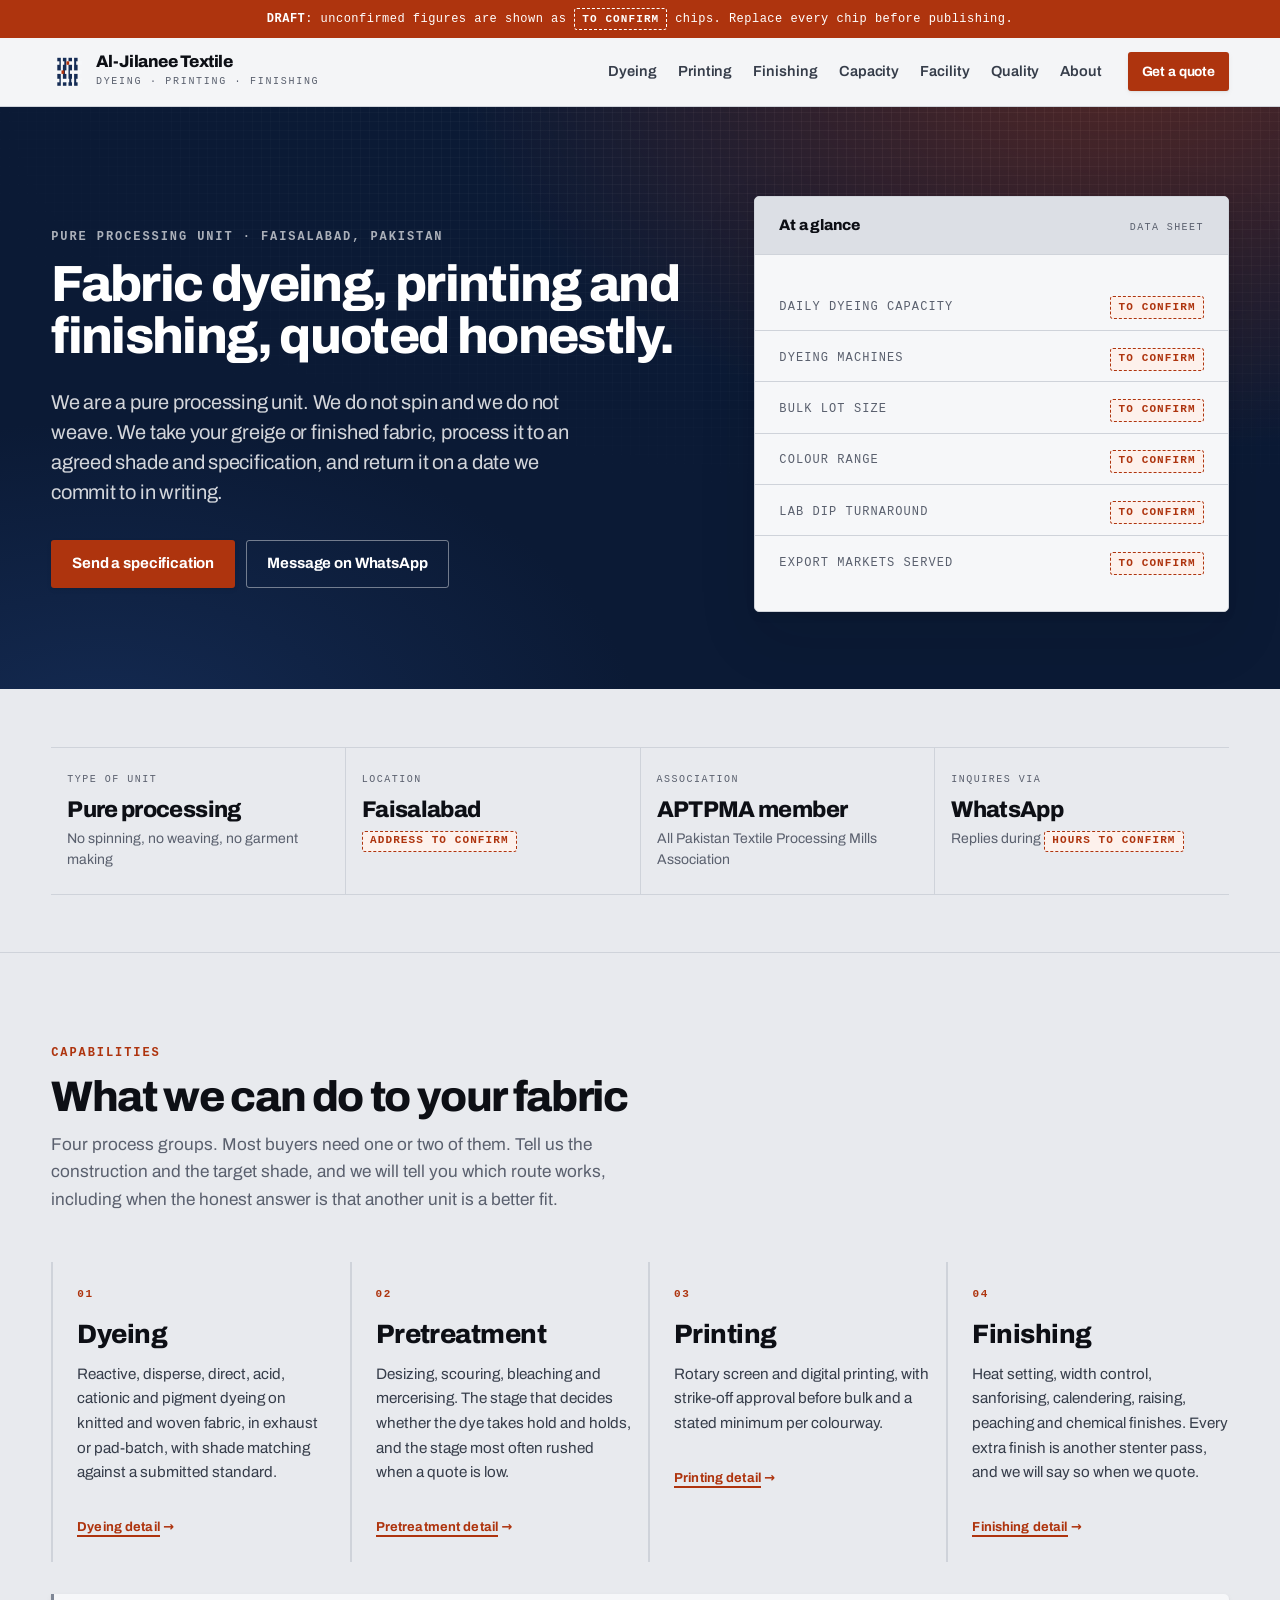
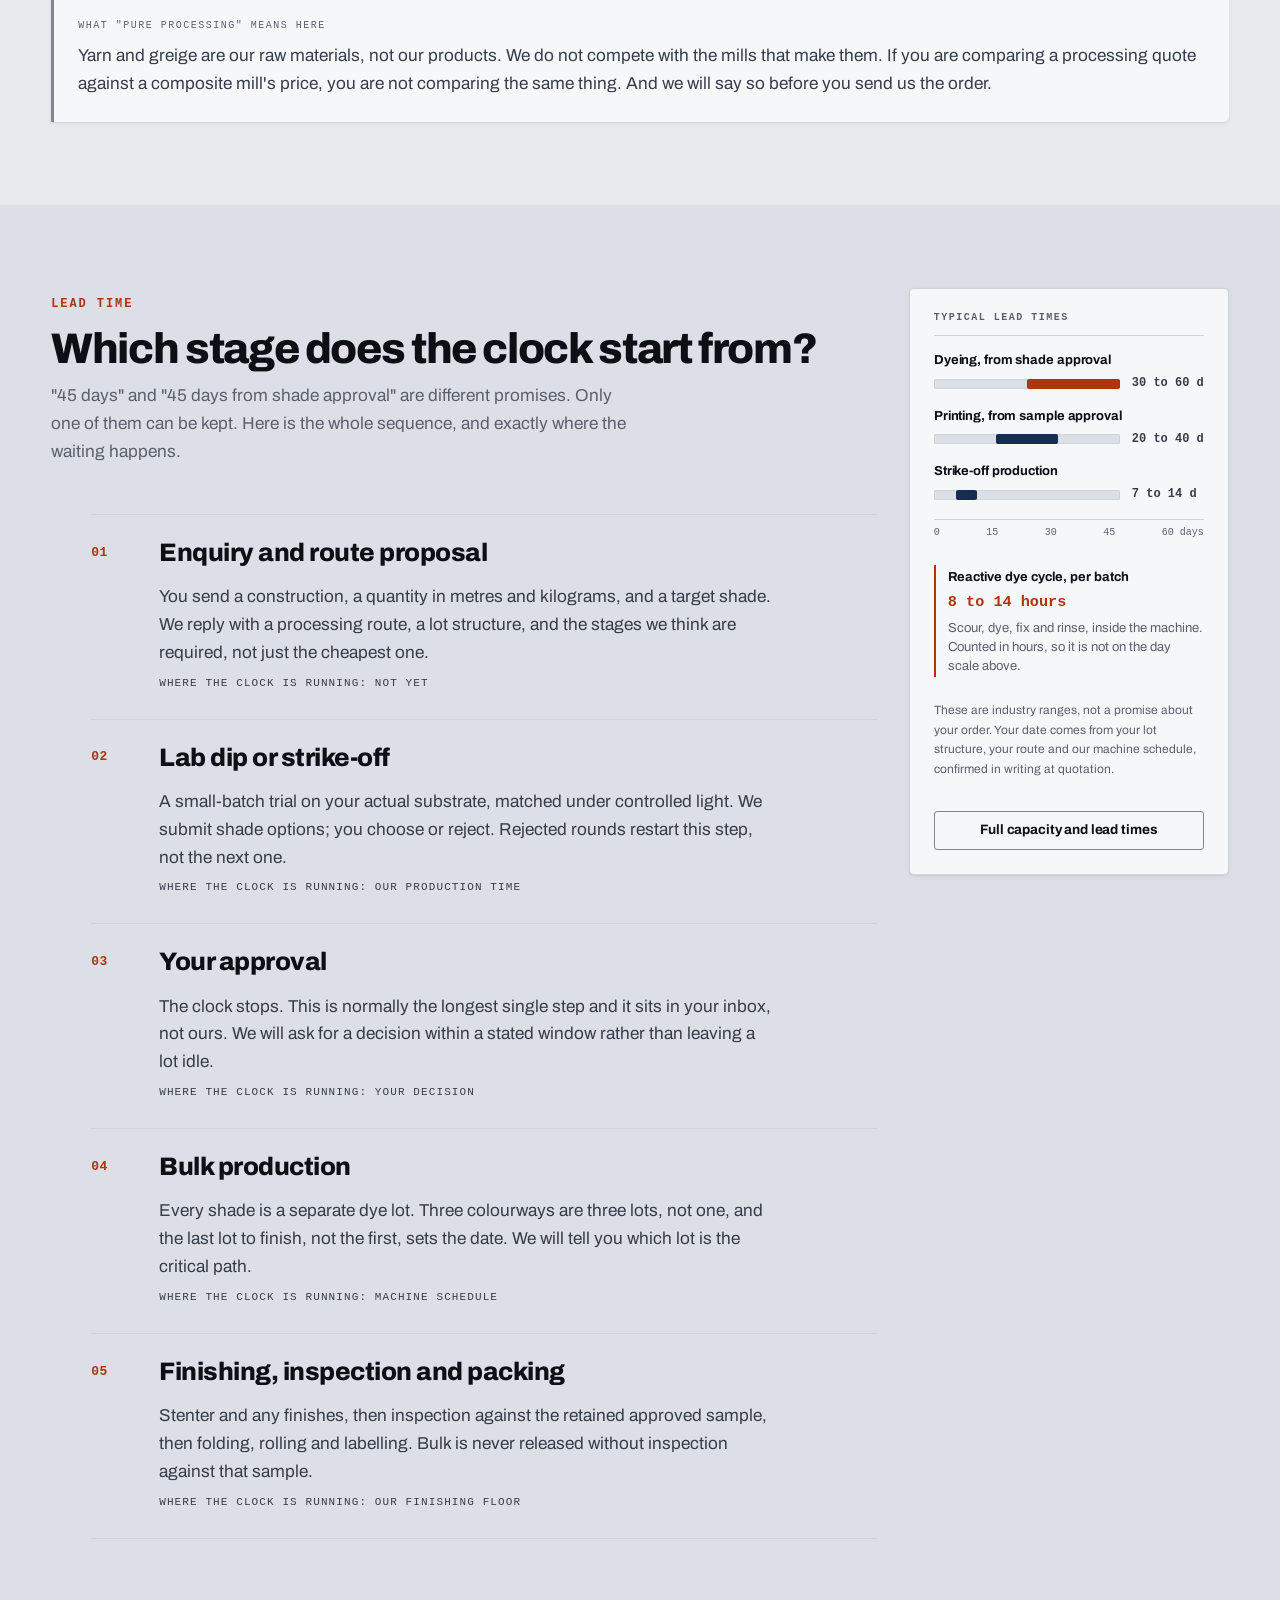
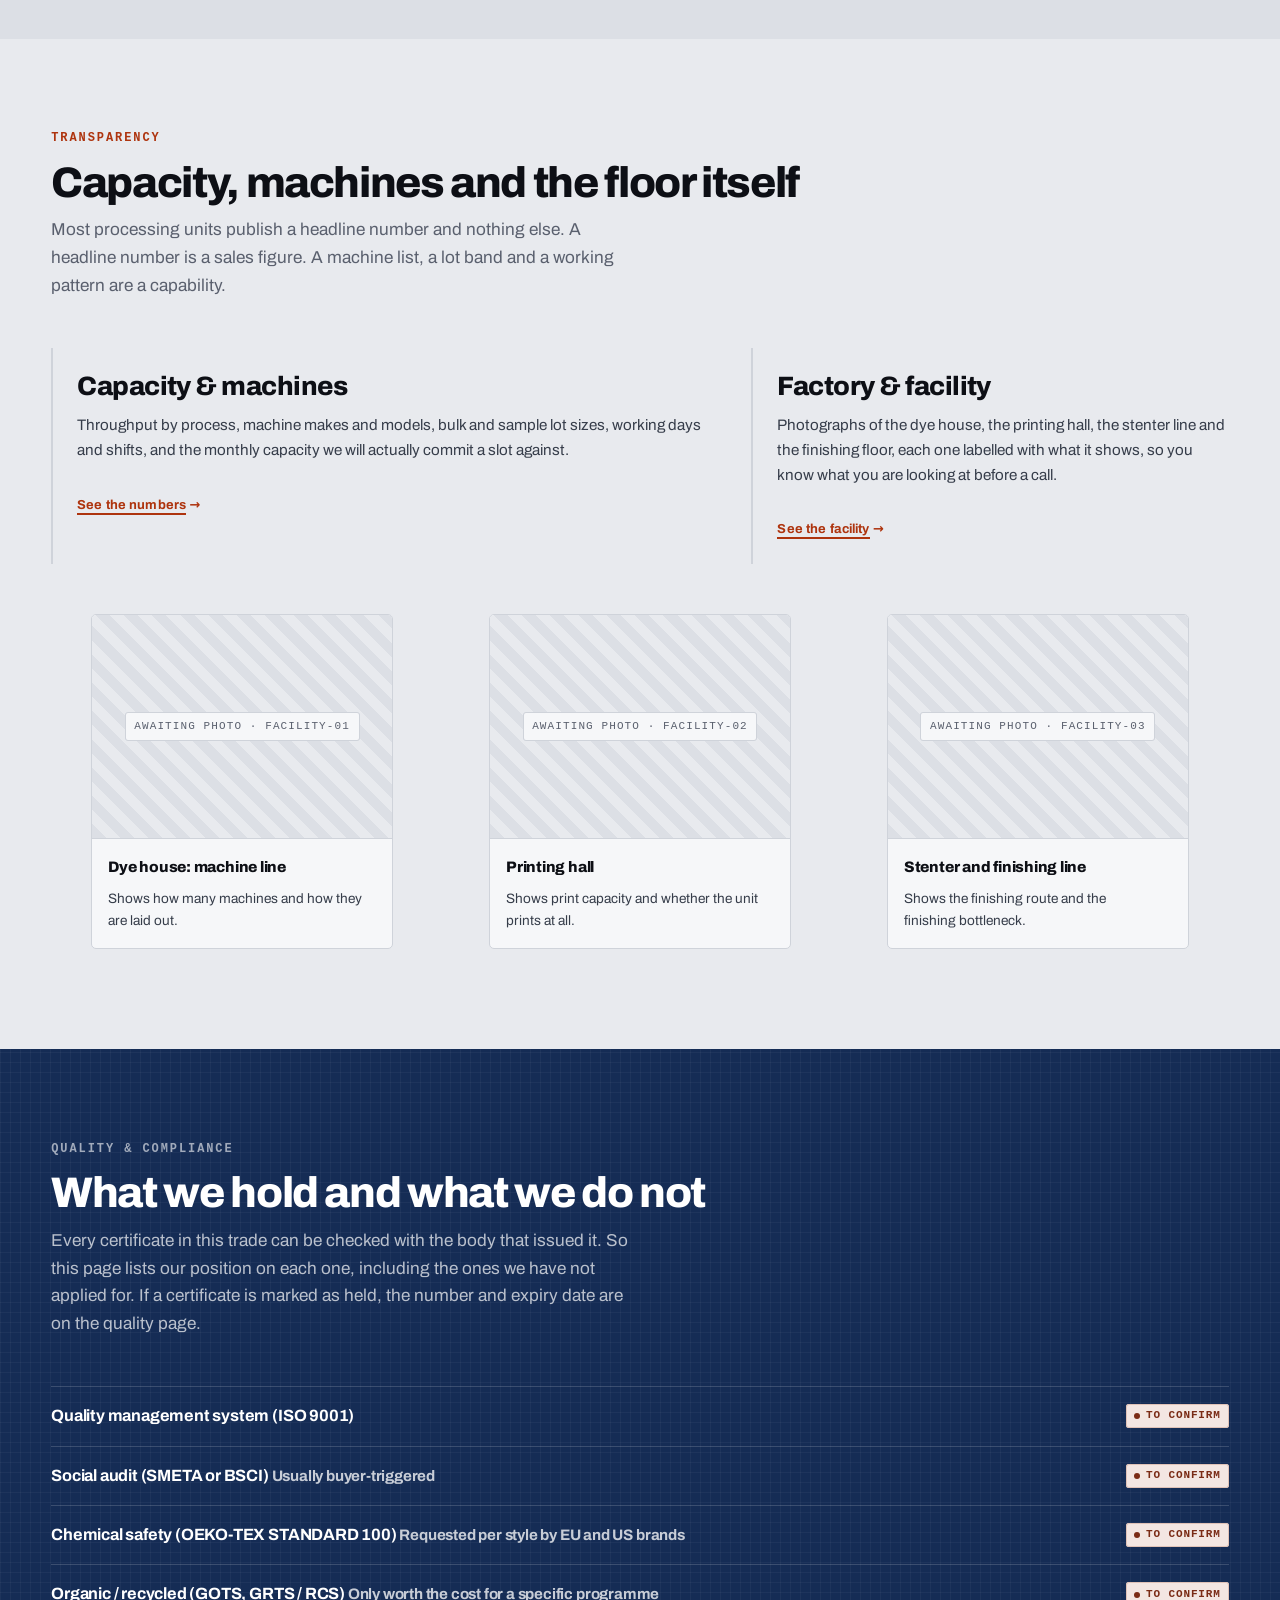
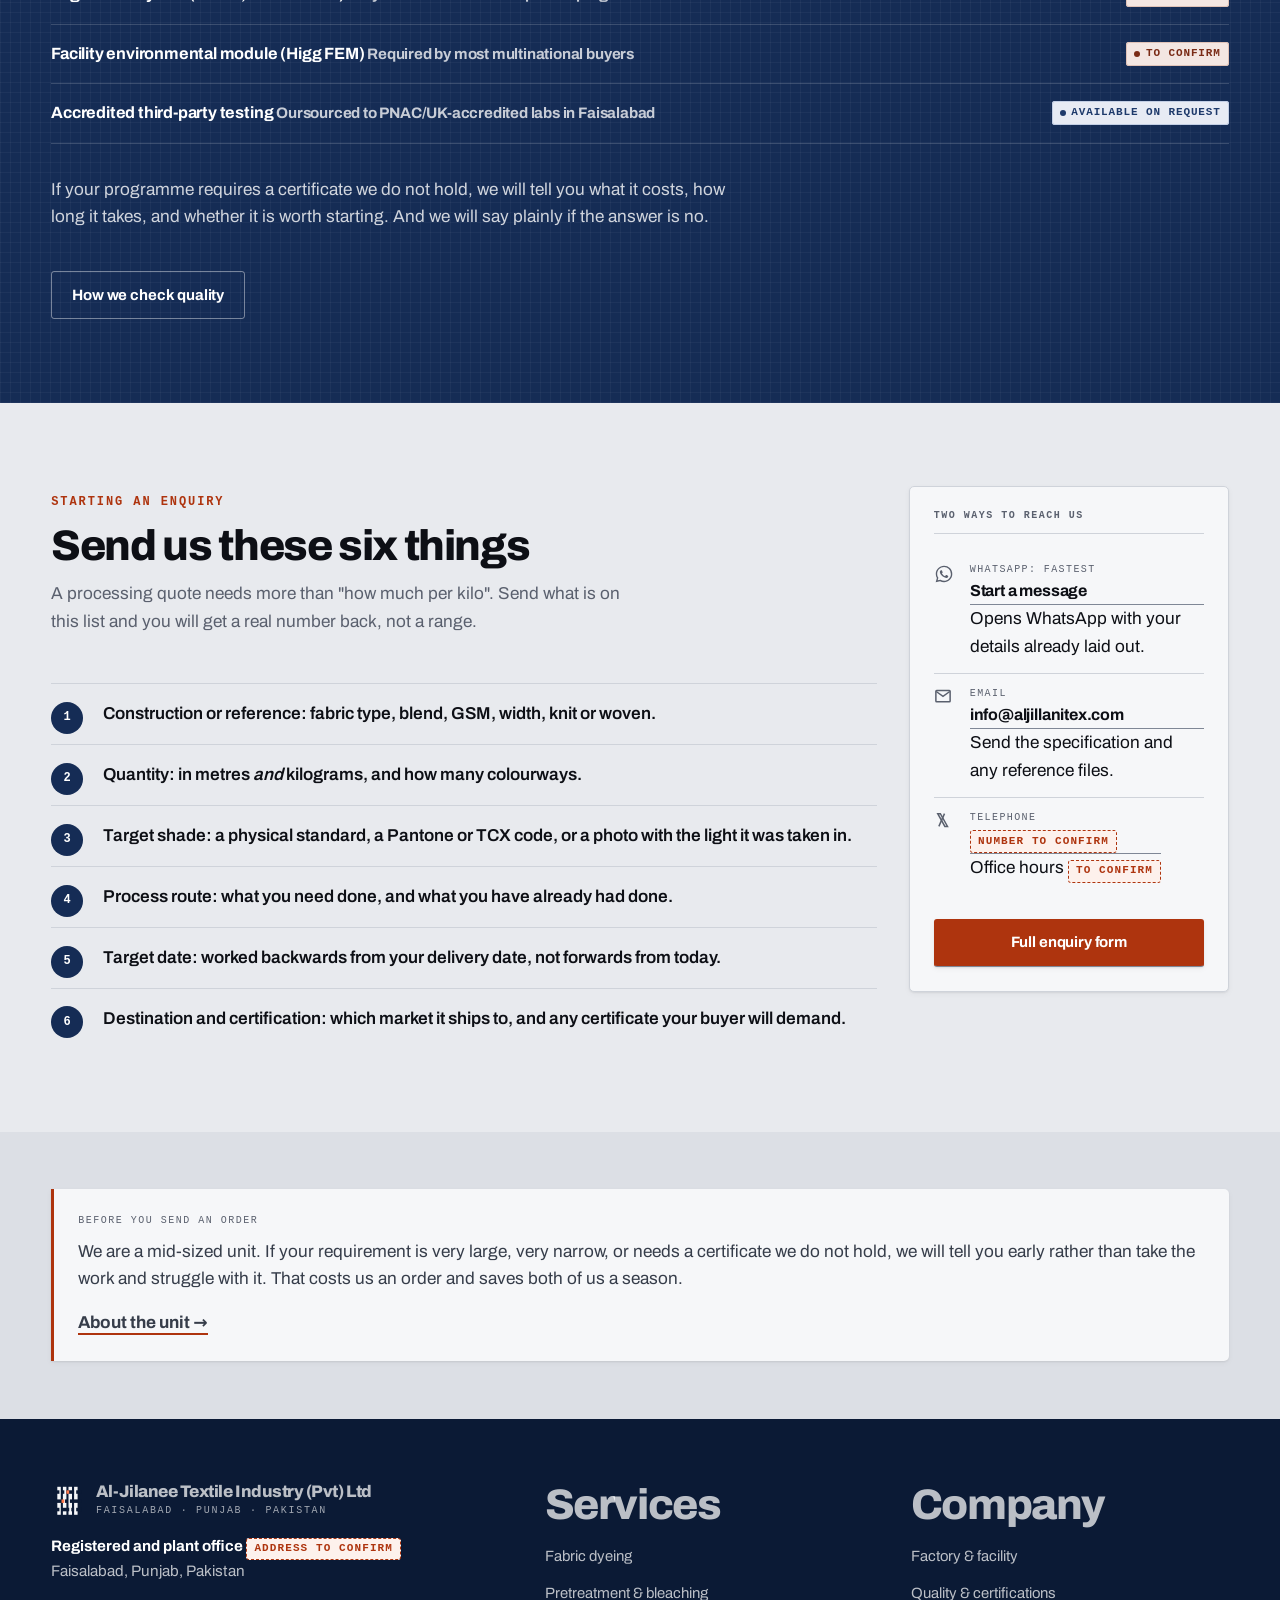
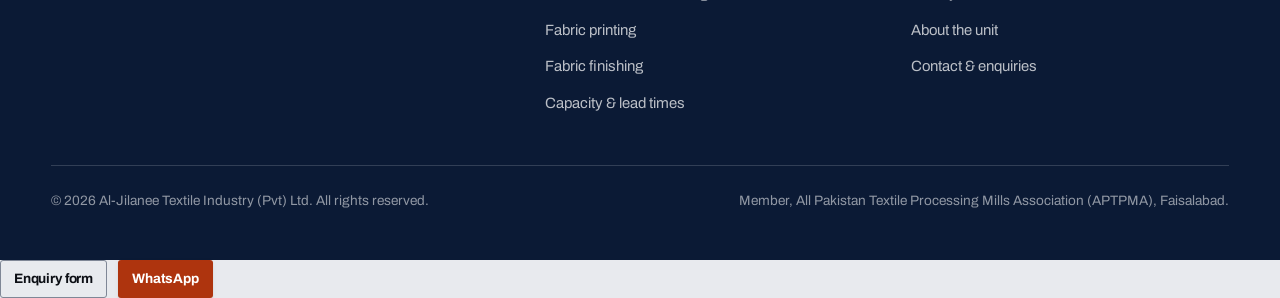
<file: index.html>
<!DOCTYPE html>
<html lang="en" class="no-js" data-draft="true">
<head>
<meta charset="utf-8">
<!--
  The line above must stay the first thing inside <head>. Browsers sniff the
  character encoding from the first 1024 bytes of the file, and a long comment
  placed before it is long enough to push it past that window. Get it wrong
  and every en dash and middle dot on this page renders as mojibake.
-->
<!--
  ==========================================================================
  AL-JILANEE TEXTILE INDUSTRY (PVT) LTD — HOMEPAGE
  ==========================================================================
  EDITING NOTES FOR THE SITE OWNER
  --------------------------------------------------------------------------
  Every value you will want to change is marked with an HTML comment like
  this one, and every unconfirmed value is visible on the page as a dashed
  "TO CONFIRM" chip. Nothing on this site is invented.

  Search this file for "EDIT:" to jump between them.
  Full instructions: docs/08-UPDATE-GUIDE.md
  Launch checklist:   docs/PRE-LAUNCH-GATE.md
  ==========================================================================
-->
<meta name="viewport" content="width=device-width, initial-scale=1">

<!-- EDIT: the domain. Set this once, after the domain is registered. -->
<title>Fabric Dyeing, Printing &amp; Finishing in Faisalabad | Al-Jilanee Textile</title>
<meta name="description" content="Al-Jilanee Textile Industry (Pvt) Ltd is a pure fabric processing unit in Faisalabad, Pakistan: dyeing, bleaching, printing and finishing. Capacity, machines, lead times and the certificates we do not hold are published openly.">
<link rel="canonical" href="https://www.aljillanitex.com/">

<!-- Open Graph / WhatsApp link preview. WhatsApp is the main sharing
     channel for this business, so og:image matters more than usual. -->
<meta property="og:type" content="website">
<meta property="og:site_name" content="Al-Jilanee Textile Industry (Pvt) Ltd">
<meta property="og:locale" content="en">
<meta property="og:url" content="https://www.aljillanitex.com/">
<meta property="og:title" content="Fabric Dyeing, Printing &amp; Finishing in Faisalabad | Al-Jilanee Textile">
<meta property="og:description" content="A pure processing unit in Faisalabad. Published capacity, machines, lead times and certifications, including the ones we do not hold.">
<!-- og-default.png exists at 1200x630 and is verified. Replace it when real photography is available. See docs/CLIENT-CHECKLIST.md -->
<meta property="og:image" content="https://www.aljillanitex.com/assets/img/og-default.png">
<meta property="og:image:width" content="1200">
<meta property="og:image:height" content="630">
<meta name="twitter:card" content="summary_large_image">
<meta name="theme-color" content="#0b1a35">

<!-- Favicon. One per site, square, Google recommends over 48x48. -->
<link rel="icon" href="assets/img/favicon.svg" type="image/svg+xml">
<link rel="apple-touch-icon" href="assets/img/apple-touch-icon.png">
<link rel="manifest" href="site.webmanifest">

<!-- EDIT: keep the preload. It is what stops the headline painting in a
     fallback face and then jumping. Remove it only if you drop the webfont. -->
<link rel="preload" href="assets/fonts/archivo-var.woff2" as="font" type="font/woff2" crossorigin>
<link rel="stylesheet" href="assets/css/site.css">
<script src="assets/js/site.js" defer></script>

<!-- EDIT: leave the placeholder number until the real one is confirmed.
     Format: country code + number, digits only. e.g. 923001234567 -->
</head>

<!-- EDIT: data-wa is the WhatsApp number in international format, digits only. -->
<body data-wa="923000000000">

<!-- Draft gate. Remove data-draft="true" from <html> when the launch
     checklist is complete and this ribbon disappears by itself. -->
<div class="draft-ribbon">
  <strong>DRAFT</strong>: unconfirmed figures are shown as
  <span class="todo" style="border-color:#fff;color:#fff;background:transparent">TO CONFIRM</span>
  chips. Replace every chip before publishing.
</div>

<a class="skip" href="#main">Skip to main content</a>

<header class="site-header">
  <div class="wrap site-header__inner">
    <a class="brand" href="index.html" aria-label="Al-Jilanee Textile Industry, home">
      <svg class="brand__mark" viewBox="0 0 48 48" fill="none" aria-hidden="true" focusable="false">
        <g fill="var(--mark-warp)">
          <rect x="9" y="4" width="5" height="40"/><rect x="17" y="4" width="5" height="40"/>
          <rect x="25" y="4" width="5" height="40"/><rect x="33" y="4" width="5" height="40"/>
        </g>
        <g fill="var(--mark-weft)">
          <rect x="4" y="9" width="8" height="5"/><rect x="15" y="9" width="4" height="5"/>
          <rect x="22" y="9" width="11" height="5"/><rect x="36" y="9" width="8" height="5"/>
          <rect x="4" y="22" width="13" height="5"/><rect x="20" y="22" width="4" height="5"/>
          <rect x="27" y="22" width="17" height="5"/>
          <rect x="4" y="34" width="8" height="5"/><rect x="15" y="34" width="11" height="5"/>
          <rect x="29" y="34" width="4" height="5"/><rect x="36" y="34" width="8" height="5"/>
        </g>
        <g fill="var(--mark-dye)">
          <rect x="15" y="22" width="4" height="5"/><rect x="22" y="9" width="4" height="5"/>
        </g>
      </svg>
      <span>
        <span class="brand__name">Al-Jilanee Textile</span>
        <span class="brand__sub">Dyeing · Printing · Finishing</span>
      </span>
    </a>

    <button class="nav-toggle" type="button" data-nav-toggle
            aria-expanded="false" aria-controls="site-nav">Menu</button>

    <nav class="nav" id="site-nav" aria-label="Main">
      <ul class="nav__list">
        <li><a class="nav__link" href="dyeing.html">Dyeing</a></li>
        <li><a class="nav__link" href="printing.html">Printing</a></li>
        <li><a class="nav__link" href="finishing.html">Finishing</a></li>
        <li><a class="nav__link" href="capacity.html">Capacity</a></li>
        <li><a class="nav__link" href="facility.html">Facility</a></li>
        <li><a class="nav__link" href="quality.html">Quality</a></li>
        <li><a class="nav__link" href="about.html">About</a></li>
      </ul>
    </nav>

    <a class="btn btn--primary btn--sm header-cta" href="contact.html">Get a quote</a>
  </div>
</header>

<main id="main">

  <!-- ====================================================================
       1. INSTANT CLARITY
       A buyer must be able to answer "what do they do?" in one line and
       "what do I do next?" in one click. No carousel, no video autoplay,
       no animation competing with the headline.
       ==================================================================== -->
  <section class="hero">
    <div class="wrap hero__grid">
      <div>
        <span class="eyebrow">Pure processing unit · Faisalabad, Pakistan</span>
        <h1>Fabric dyeing, printing and finishing, quoted honestly.</h1>

        <p class="lead">
          We are a pure processing unit. We do not spin and we do not weave. We take
          your greige or finished fabric, process it to an agreed shade and
          specification, and return it on a date we commit to in writing.
        </p>

        <div class="hero__actions btn-row">
          <a class="btn btn--primary" href="contact.html">Send a specification</a>
          <a class="btn btn--ghost"
             href="https://wa.me/923000000000?text=Hello%2C%20I%20am%20sourcing%20fabric%20processing%20in%20Faisalabad.%20I%20would%20like%20to%20discuss%20a%20requirement.%0A%0AFabric%20%2F%20construction%3A%0AQuantity%3A%0AProcess%20needed%3A%0ATarget%20date%3A" data-wa-msg="Hello, I am sourcing fabric processing in Faisalabad. I would like to discuss a requirement.&#10;&#10;Fabric / construction:&#10;Quantity:&#10;Process needed:&#10;Target date:"
             target="_blank" rel="noopener">Message on WhatsApp</a>
        </div>
      </div>

      <!-- The signature component. A buyer's first question is "how big are
           you?" — so the first thing on the page answers it, with a chip on
           every line we have not yet been given the true figure for. -->
      <aside class="datasheet" aria-labelledby="glance-h">
        <div class="datasheet__head">
          <span class="datasheet__title" id="glance-h">At a glance</span>
          <span class="datasheet__stamp">Data sheet</span>
        </div>
        <dl class="datasheet__rows">
          <div class="datasheet__row">
            <dt>Daily dyeing capacity</dt>
            <dd><span class="todo">To confirm</span><span class="edit-note"><span class="edit-note">EDIT: capacity.html</span></span></dd>
          </div>
          <div class="datasheet__row">
            <dt>Dyeing machines</dt>
            <dd><span class="todo">To confirm</span><span class="edit-note"><span class="edit-note">EDIT: capacity.html</span></span></dd>
          </div>
          <div class="datasheet__row">
            <dt>Bulk lot size</dt>
            <dd><span class="todo">To confirm</span><span class="edit-note"><span class="edit-note">EDIT: capacity.html</span></span></dd>
          </div>
          <div class="datasheet__row">
            <dt>Colour range</dt>
            <dd><span class="todo">To confirm</span><span class="edit-note"><span class="edit-note">EDIT: dyeing.html</span></span></dd>
          </div>
          <div class="datasheet__row">
            <dt>Lab dip turnaround</dt>
            <dd><span class="todo">To confirm</span><span class="edit-note"><span class="edit-note">EDIT: quality.html</span></span></dd>
          </div>
          <div class="datasheet__row">
            <dt>Export markets served</dt>
            <dd><span class="todo">To confirm</span><span class="edit-note"><span class="edit-note">EDIT: about.html</span></span></dd>
          </div>
        </dl>
      </aside>
    </div>
  </section>

  <!-- ====================================================================
       2. THE FOUR NUMBERS
       Short, scannable, and honest. Chosen to be the four facts a buyer
       screens on before deciding to read further.
       ==================================================================== -->
  <section class="section section--tight">
    <div class="wrap">
      <div class="factstrip">
        <div class="fact">
          <span class="fact__k">Type of unit</span>
          <span class="fact__v">Pure processing</span>
          <span class="fact__n">No spinning, no weaving, no garment making</span>
        </div>
        <div class="fact">
          <span class="fact__k">Location</span>
          <span class="fact__v">Faisalabad</span>
          <!-- EDIT: street / plot / area, from the client's business card -->
          <span class="fact__n"><span class="todo">Address to confirm</span></span>
        </div>
        <div class="fact">
          <span class="fact__k">Association</span>
          <span class="fact__v">APTPMA member</span>
          <span class="fact__n">All Pakistan Textile Processing Mills Association</span>
        </div>
        <div class="fact">
          <span class="fact__k">Inquires via</span>
          <span class="fact__v">WhatsApp</span>
          <span class="fact__n">Replies during <span class="todo">hours to confirm</span></span>
        </div>
      </div>
    </div>
  </section>

  <!-- ====================================================================
       3. CAPABILITIES
       Written in the buyer's language, not the mill's. Each card answers
       "can you do my job?" rather than naming a department.
       ==================================================================== -->
  <section class="section section--rule" id="capabilities">
    <div class="wrap">
      <div class="section-head">
        <span class="eyebrow eyebrow--signal">Capabilities</span>
        <h2>What we can do to your fabric</h2>
        <p>
          Four process groups. Most buyers need one or two of them. Tell us the
          construction and the target shade, and we will tell you which route
          works, including when the honest answer is that another unit is a
          better fit.
        </p>
      </div>

      <div class="grid grid-4">
        <article class="card card--link">
          <span class="card__index">01</span>
          <h3>Dyeing</h3>
          <p>
            Reactive, disperse, direct, acid, cationic and pigment dyeing on
            knitted and woven fabric, in exhaust or pad-batch, with shade
            matching against a submitted standard.
          </p>
          <div class="card__foot"><a class="link-arrow" href="dyeing.html">Dyeing detail</a></div>
        </article>

        <article class="card card--link">
          <span class="card__index">02</span>
          <h3>Pretreatment</h3>
          <p>
            Desizing, scouring, bleaching and mercerising. The stage that decides
            whether the dye takes hold and holds, and the stage most often
            rushed when a quote is low.
          </p>
          <div class="card__foot"><a class="link-arrow" href="dyeing.html#pretreatment">Pretreatment detail</a></div>
        </article>

        <article class="card card--link">
          <span class="card__index">03</span>
          <h3>Printing</h3>
          <p>
            Rotary screen and digital printing, with strike-off approval before
            bulk and a stated minimum per colourway.
          </p>
          <div class="card__foot"><a class="link-arrow" href="printing.html">Printing detail</a></div>
        </article>

        <article class="card card--link">
          <span class="card__index">04</span>
          <h3>Finishing</h3>
          <p>
            Heat setting, width control, sanforising, calendering, raising,
            peaching and chemical finishes. Every extra finish is another
            stenter pass, and we will say so when we quote.
          </p>
          <div class="card__foot"><a class="link-arrow" href="finishing.html">Finishing detail</a></div>
        </article>
      </div>

      <div class="callout mt-6">
        <span class="callout__k">What "pure processing" means here</span>
        <p>
          Yarn and greige are our raw materials, not our products. We do not
          compete with the mills that make them. If you are comparing a
          processing quote against a composite mill's price, you are not
          comparing the same thing. And we will say so before you send us
          the order.
        </p>
      </div>
    </div>
  </section>

  <!-- ====================================================================
       4. HOW THE CLOCK WORKS
       The single most credibility-building section on the site, because it
       names the stage the lead time starts from — the thing almost every
       competitor site leaves ambiguous.
       ==================================================================== -->
  <section class="section section--sunk">
    <div class="wrap">
      <div class="grid grid-sidebar">
        <div>
          <div class="section-head">
            <span class="eyebrow eyebrow--signal">Lead time</span>
            <h2>Which stage does the clock start from?</h2>
            <p>
              "45 days" and "45 days from shade approval" are different promises.
              Only one of them can be kept. Here is the whole sequence, and
              exactly where the waiting happens.
            </p>
          </div>

          <ol class="flow">
            <li class="flow__step">
              <div class="flow__body">
                <h3>Enquiry and route proposal</h3>
                <p>
                  You send a construction, a quantity in metres and kilograms, and
                  a target shade. We reply with a processing route, a lot
                  structure, and the stages we think are required, not just the
                  cheapest one.
                </p>
                <p class="flow__meta">Where the clock is running: not yet</p>
              </div>
            </li>
            <li class="flow__step">
              <div class="flow__body">
                <h3>Lab dip or strike-off</h3>
                <p>
                  A small-batch trial on your actual substrate, matched under
                  controlled light. We submit shade options; you choose or reject.
                  Rejected rounds restart this step, not the next one.
                </p>
                <p class="flow__meta">Where the clock is running: our production time</p>
              </div>
            </li>
            <li class="flow__step">
              <div class="flow__body">
                <h3>Your approval</h3>
                <p>
                  The clock stops. This is normally the longest single step and it
                  sits in your inbox, not ours. We will ask for a decision within a
                  stated window rather than leaving a lot idle.
                </p>
                <p class="flow__meta">Where the clock is running: your decision</p>
              </div>
            </li>
            <li class="flow__step">
              <div class="flow__body">
                <h3>Bulk production</h3>
                <p>
                  Every shade is a separate dye lot. Three colourways are three
                  lots, not one, and the last lot to finish, not the first, sets
                  the date. We will tell you which lot is the critical path.
                </p>
                <p class="flow__meta">Where the clock is running: machine schedule</p>
              </div>
            </li>
            <li class="flow__step">
              <div class="flow__body">
                <h3>Finishing, inspection and packing</h3>
                <p>
                  Stenter and any finishes, then inspection against the retained
                  approved sample, then folding, rolling and labelling. Bulk is
                  never released without inspection against that sample.
                </p>
                <p class="flow__meta">Where the clock is running: our finishing floor</p>
              </div>
            </li>
          </ol>
        </div>

        <aside class="rail">
          <h2 class="rail__title">Typical lead times</h2>

          <!--
            A range chart, not a list. One linear 0 to 60 day scale, three
            rows. Each bar spans that stage's published minimum to maximum,
            so a reader can see at a glance that printing is faster than
            dyeing, and that both are counted from a different starting point.

            The reactive dye cycle is deliberately NOT on this scale. It is
            8 to 14 hours, which is under a day, and a one-pixel bar beside a
            60-day bar would mislead. It sits below in its own unit, labelled.

            These are published industry ranges, not a commitment on any
            particular order. The caption below says so in words.
          -->
          <figure class="rangebar">
            <div class="rangebar__row">
              <span class="rangebar__k">Dyeing, from shade approval</span>
              <span class="rangebar__track">
                <span class="rangebar__bar" style="left:50%;width:50%"></span>
              </span>
              <span class="rangebar__v">30 to 60 d</span>
            </div>
            <div class="rangebar__row">
              <span class="rangebar__k">Printing, from sample approval</span>
              <span class="rangebar__track">
                <span class="rangebar__bar" style="left:33.3%;width:33.4%"></span>
              </span>
              <span class="rangebar__v">20 to 40 d</span>
            </div>
            <div class="rangebar__row">
              <span class="rangebar__k">Strike-off production</span>
              <span class="rangebar__track">
                <span class="rangebar__bar" style="left:11.7%;width:11.7%"></span>
              </span>
              <span class="rangebar__v">7 to 14 d</span>
            </div>
            <div class="rangebar__axis" aria-hidden="true">
              <span>0</span><span>15</span><span>30</span><span>45</span><span>60 days</span>
            </div>
          </figure>

          <div class="hangtime">
            <span class="hangtime__k">Reactive dye cycle, per batch</span>
            <span class="hangtime__v">8 to 14 hours</span>
            <span class="hangtime__n">Scour, dye, fix and rinse, inside the machine. Counted in hours, so it is not on the day scale above.</span>
          </div>

          <p class="text-xs text-muted mt-5">
            These are industry ranges, not a promise about your order. Your date
            comes from your lot structure, your route and our machine schedule,
            confirmed in writing at quotation.
          </p>
          <a class="btn btn--ghost btn--sm btn--block mt-4" href="capacity.html">Full capacity and lead times</a>
        </aside>
      </div>
    </div>
  </section>

  <!-- ====================================================================
       5. CAPACITY + FACILITY PROOF
       Two things a textile buyer checks before anything else: how big, and
       is it real. Both are here, above the fold of page two.
       ==================================================================== -->
  <section class="section">
    <div class="wrap">
      <div class="section-head">
        <span class="eyebrow eyebrow--signal">Transparency</span>
        <h2>Capacity, machines and the floor itself</h2>
        <p>
          Most processing units publish a headline number and nothing else. A
          headline number is a sales figure. A machine list, a lot band and a
          working pattern are a capability.
        </p>
      </div>

      <div class="grid grid-2 mb-6">
        <article class="card card--link">
          <h3>Capacity &amp; machines</h3>
          <p>
            Throughput by process, machine makes and models, bulk and sample lot
            sizes, working days and shifts, and the monthly capacity we will
            actually commit a slot against.
          </p>
          <div class="card__foot"><a class="link-arrow" href="capacity.html">See the numbers</a></div>
        </article>
        <article class="card card--link">
          <h3>Factory &amp; facility</h3>
          <p>
            Photographs of the dye house, the printing hall, the stenter line and
            the finishing floor, each one labelled with what it shows, so you
            know what you are looking at before a call.
          </p>
          <div class="card__foot"><a class="link-arrow" href="facility.html">See the facility</a></div>
        </article>
      </div>

      <!-- Placeholder frames. These are not broken images: they are
           labelled spec plates showing exactly which photograph belongs in
           each slot. The client replaces each one with a real photo. -->
      <div class="gallery gallery--3">
        <figure class="shot">
          <div class="shot__frame">
            <span class="shot__pending">Awaiting photo · facility-01</span>
          </div>
          <figcaption class="shot__body">
            <p class="shot__title">Dye house: machine line</p>
            <p class="shot__meta">SHOTS/01 · wide, landscape, machine nameplates in frame</p>
            <p class="shot__note">Shows how many machines and how they are laid out.</p>
          </figcaption>
        </figure>
        <figure class="shot">
          <div class="shot__frame">
            <span class="shot__pending">Awaiting photo · facility-02</span>
          </div>
          <figcaption class="shot__body">
            <p class="shot__title">Printing hall</p>
            <p class="shot__meta">SHOTS/02 · rotary or digital printer in operation</p>
            <p class="shot__note">Shows print capacity and whether the unit prints at all.</p>
          </figcaption>
        </figure>
        <figure class="shot">
          <div class="shot__frame">
            <span class="shot__pending">Awaiting photo · facility-03</span>
          </div>
          <figcaption class="shot__body">
            <p class="shot__title">Stenter and finishing line</p>
            <p class="shot__meta">SHOTS/03 · stenter, width and heat-setting</p>
            <p class="shot__note">Shows the finishing route and the finishing bottleneck.</p>
          </figcaption>
        </figure>
      </div>
    </div>
  </section>

  <!-- ====================================================================
       6. QUALITY — INCLUDING WHAT WE DO NOT HOLD
       This is the section that separates this site from its peers. Buyers
       verify certificates. Publishing the gaps is faster and more credible
       than being found out.
       ==================================================================== -->
  <section class="section section--dark on-dark" id="trust">
    <div class="wrap">
      <div class="section-head">
        <span class="eyebrow">Quality &amp; compliance</span>
        <h2>What we hold and what we do not</h2>
        <p>
          Every certificate in this trade can be checked with the body that
          issued it. So this page lists our position on each one, including the
          ones we have not applied for. If a certificate is marked as held, the
          number and expiry date are on the quality page.
        </p>
      </div>

      <div class="keyvalue">
        <div class="keyvalue__row">
          <span class="keyvalue__k">Quality management system (ISO 9001)
            <span class="keyvalue__n"><span class="edit-note">EDIT: mark held or not held</span></span></span>
          <span class="status status--notheld">To confirm</span>
        </div>
        <div class="keyvalue__row">
          <span class="keyvalue__k">Social audit (SMETA or BSCI)
            <span class="keyvalue__n">Usually buyer-triggered</span></span>
          <span class="status status--notheld">To confirm</span>
        </div>
        <div class="keyvalue__row">
          <span class="keyvalue__k">Chemical safety (OEKO-TEX STANDARD 100)
            <span class="keyvalue__n">Requested per style by EU and US brands</span></span>
          <span class="status status--notheld">To confirm</span>
        </div>
        <div class="keyvalue__row">
          <span class="keyvalue__k">Organic / recycled (GOTS, GRTS / RCS)
            <span class="keyvalue__n">Only worth the cost for a specific programme</span></span>
          <span class="status status--notheld">To confirm</span>
        </div>
        <div class="keyvalue__row">
          <span class="keyvalue__k">Facility environmental module (Higg FEM)
            <span class="keyvalue__n">Required by most multinational buyers</span></span>
          <span class="status status--notheld">To confirm</span>
        </div>
        <div class="keyvalue__row">
          <span class="keyvalue__k">Accredited third-party testing
            <span class="keyvalue__n">Oursourced to PNAC/UK-accredited labs in Faisalabad</span></span>
          <span class="status status--onrequest">Available on request</span>
        </div>
      </div>

      <p class="mt-6 measure">
        If your programme requires a certificate we do not hold, we will tell you
        what it costs, how long it takes, and whether it is worth starting. And
        we will say plainly if the answer is no.
      </p>

      <a class="btn btn--ghost mt-5" href="quality.html">How we check quality</a>
    </div>
  </section>

  <!-- ====================================================================
       7. THE ENQUIRY
       A buyer who does not know what to send will not send it. We tell them
       exactly what to include, and give them two routes.
       ==================================================================== -->
  <section class="section">
    <div class="wrap">
      <div class="grid grid-sidebar">
        <div>
          <div class="section-head">
            <span class="eyebrow eyebrow--signal">Starting an enquiry</span>
            <h2>Send us these six things</h2>
            <p>
              A processing quote needs more than "how much per kilo". Send what is
              on this list and you will get a real number back, not a range.
            </p>
          </div>
          <ol class="brief-list">
            <li>Construction or reference: fabric type, blend, GSM, width, knit or woven.</li>
            <li>Quantity: in metres <em>and</em> kilograms, and how many colourways.</li>
            <li>Target shade: a physical standard, a Pantone or TCX code, or a photo with the light it was taken in.</li>
            <li>Process route: what you need done, and what you have already had done.</li>
            <li>Target date: worked backwards from your delivery date, not forwards from today.</li>
            <li>Destination and certification: which market it ships to, and any certificate your buyer will demand.</li>
          </ol>
        </div>

        <aside class="rail">
          <h2 class="rail__title">Two ways to reach us</h2>
          <div class="channel">
            <span class="channel__icon" aria-hidden="true">
              <svg width="20" height="20" viewBox="0 0 24 24" fill="currentColor"><path d="M12.04 2C6.58 2 2.13 6.45 2.13 11.91c0 1.75.46 3.46 1.32 4.96L2 22l5.25-1.38a9.9 9.9 0 0 0 4.79 1.22h.01c5.46 0 9.91-4.45 9.91-9.91 0-2.65-1.03-5.14-2.9-7.01A9.82 9.82 0 0 0 12.04 2m0 18.15h-.01a8.2 8.2 0 0 1-4.19-1.15l-.3-.18-3.12.82.83-3.04-.2-.31a8.2 8.2 0 0 1-1.26-4.38c0-4.54 3.7-8.23 8.25-8.23 2.2 0 4.27.86 5.82 2.42a8.19 8.19 0 0 1 2.41 5.82c0 4.54-3.7 8.23-8.23 8.23m4.52-6.16c-.25-.12-1.47-.72-1.69-.81-.23-.08-.39-.12-.56.13-.16.24-.64.8-.78.97-.15.16-.29.18-.53.06-.25-.13-1.05-.39-1.99-1.23-.74-.66-1.23-1.47-1.38-1.72-.14-.25-.01-.38.11-.5.11-.11.25-.29.37-.43.13-.15.17-.25.25-.41.08-.17.04-.31-.02-.43-.06-.12-.56-1.34-.76-1.84-.2-.48-.4-.42-.56-.43h-.47c-.17 0-.43.06-.66.31-.22.25-.86.85-.86 2.07s.89 2.4 1.01 2.56c.12.17 1.74 2.67 4.23 3.74.59.26 1.05.41 1.41.52.59.19 1.13.16 1.56.1.47-.07 1.47-.6 1.68-1.18.2-.58.2-1.07.15-1.18-.06-.11-.22-.17-.47-.29"/></svg>
            </span>
            <span>
              <span class="channel__k">WhatsApp: fastest</span>
              <a class="channel__v" href="https://wa.me/923000000000?text=Hello%2C%20I%20am%20enquiring%20about%20fabric%20processing%20at%20Al-Jilanee%20Textile.%0A%0AFabric%20%2F%20construction%3A%0AQuantity%20(m%20and%20kg)%3A%0AProcess%20needed%3A%0ATarget%20date%3A%0ADestination%3A" data-wa-msg="Hello, I am enquiring about fabric processing at Al-Jilanee Textile.&#10;&#10;Fabric / construction:&#10;Quantity (m and kg):&#10;Process needed:&#10;Target date:&#10;Destination:"
                 target="_blank" rel="noopener">Start a message</a>
              <span class="channel__n">Opens WhatsApp with your details already laid out.</span>
            </span>
          </div>
          <div class="channel">
            <span class="channel__icon" aria-hidden="true">
              <svg width="18" height="18" viewBox="0 0 24 24" fill="none" stroke="currentColor" stroke-width="2"><rect x="2.5" y="4.5" width="19" height="15" rx="1"/><path d="m3 6 9 6.5L21 6"/></svg>
            </span>
            <span>
              <span class="channel__k">Email</span>
              <a class="channel__v" href="mailto:info@aljillanitex.com">info@aljillanitex.com</a>
              <span class="channel__n">Send the specification and any reference files.</span>
            </span>
          </div>
          <div class="channel">
            <span class="channel__icon" aria-hidden="true">
              <svg width="18" height="18" viewBox="0 0 24 24" fill="none" stroke="currentColor" stroke-width="2"><path d="M5 3.5h3.5L18 20.5h-3.5z"/><path d="M14 3.5 6.5 20.5"/></svg>
            </span>
            <span>
              <span class="channel__k">Telephone</span>
              <!-- EDIT: real office and mobile numbers, with +92 41 / +92 3xx -->
              <a class="channel__v" href="tel:+923000000000"><span class="todo">Number to confirm</span></a>
              <span class="channel__n">Office hours <span class="todo">to confirm</span></span>
            </span>
          </div>
          <a class="btn btn--primary btn--block mt-5" href="contact.html">Full enquiry form</a>
        </aside>
      </div>
    </div>
  </section>

  <!-- ====================================================================
       8. CLOSING
       ==================================================================== -->
  <section class="section section--sunk section--tight">
    <div class="wrap">
      <div class="callout callout--signal">
        <span class="callout__k">Before you send an order</span>
        <p>
          We are a mid-sized unit. If your requirement is very large, very
          narrow, or needs a certificate we do not hold, we will tell you early
          rather than take the work and struggle with it. That costs us an order
          and saves both of us a season.
        </p>
        <p class="mt-4">
          <a class="link-arrow" href="about.html">About the unit →</a>
        </p>
      </div>
    </div>
  </section>

</main>

<footer class="site-footer">
  <div class="wrap">
    <div class="footer-grid">
      <div>
        <a class="brand" href="index.html">
          <svg class="brand__mark" viewBox="0 0 48 48" fill="none" aria-hidden="true" focusable="false">
        <g fill="var(--mark-warp)">
          <rect x="9" y="4" width="5" height="40"/><rect x="17" y="4" width="5" height="40"/>
          <rect x="25" y="4" width="5" height="40"/><rect x="33" y="4" width="5" height="40"/>
        </g>
        <g fill="var(--mark-weft)">
          <rect x="4" y="9" width="8" height="5"/><rect x="15" y="9" width="4" height="5"/>
          <rect x="22" y="9" width="11" height="5"/><rect x="36" y="9" width="8" height="5"/>
          <rect x="4" y="22" width="13" height="5"/><rect x="20" y="22" width="4" height="5"/>
          <rect x="27" y="22" width="17" height="5"/>
          <rect x="4" y="34" width="8" height="5"/><rect x="15" y="34" width="11" height="5"/>
          <rect x="29" y="34" width="4" height="5"/><rect x="36" y="34" width="8" height="5"/>
        </g>
        <g fill="var(--mark-dye)">
          <rect x="15" y="22" width="4" height="5"/><rect x="22" y="9" width="4" height="5"/>
        </g>
      </svg>
          <span>
            <span class="brand__name">Al-Jilanee Textile Industry (Pvt) Ltd</span>
            <span class="brand__sub">Faisalabad · Punjab · Pakistan</span>
          </span>
        </a>
        <!-- EDIT: full postal address, in the standard Faisalabad format -->
        <address class="addr mt-4">
          <strong>Registered and plant office</strong>
          <span class="todo">Address to confirm</span><br>
          Faisalabad, Punjab, Pakistan
        </address>
      </div>

      <div>
        <h2>Services</h2>
        <ul class="footer-links">
          <li><a href="dyeing.html">Fabric dyeing</a></li>
          <li><a href="dyeing.html#pretreatment">Pretreatment &amp; bleaching</a></li>
          <li><a href="printing.html">Fabric printing</a></li>
          <li><a href="finishing.html">Fabric finishing</a></li>
          <li><a href="capacity.html">Capacity &amp; lead times</a></li>
        </ul>
      </div>

      <div>
        <h2>Company</h2>
        <ul class="footer-links">
          <li><a href="facility.html">Factory &amp; facility</a></li>
          <li><a href="quality.html">Quality &amp; certifications</a></li>
          <li><a href="about.html">About the unit</a></li>
          <li><a href="contact.html">Contact &amp; enquiries</a></li>
          <li><a href="assets/img/og-default.png" hidden aria-hidden="true"> </a></li>
        </ul>
      </div>
    </div>

    <div class="footer-bottom">
      <!-- EDIT: year is set here, update on each new year -->
      <p>&copy; <span data-year>2026</span> Al-Jilanee Textile Industry (Pvt) Ltd. All rights reserved.</p>
      <p>Member, All Pakistan Textile Processing Mills Association (APTPMA), Faisalabad.</p>
    </div>
  </div>
</footer>

<!-- Mobile action rail. Sits below the fold on desktop; on small screens it
     is a fixed two-button bar. Buttons are 48px tall, above the WCAG 2.2 AA
     target-size floor. -->
<div class="wa-bar">
  <a class="btn btn--ghost btn--sm" href="contact.html">Enquiry form</a>
  <a class="btn btn--primary btn--sm" href="https://wa.me/923000000000?text=Hello%2C%20I%20am%20enquiring%20about%20fabric%20processing%20at%20Al-Jilanee%20Textile%2C%20Faisalabad.%0A%0AFabric%20%2F%20construction%3A%0AQuantity%20(m%20and%20kg)%3A%0AProcess%20needed%3A%0ATarget%20date%3A" data-wa-msg="Hello, I am enquiring about fabric processing at Al-Jilanee Textile, Faisalabad.&#10;&#10;Fabric / construction:&#10;Quantity (m and kg):&#10;Process needed:&#10;Target date:"
     target="_blank" rel="noopener">WhatsApp</a>
</div>

<!-- Machine-readable identity for search engines and AI assistants.
     Values must match the visible text on the page exactly. -->
<script type="application/ld+json">
{
  "@context": "https://schema.org",
  "@graph": [
    {
      "@type": ["Organization", "LocalBusiness"],
      "@id": "https://www.aljillanitex.com/#organization",
      "name": "Al-Jilanee Textile Industry (Pvt) Ltd",
      "legalName": "Al-Jilanee Textile Industry (Pvt) Ltd",
      "alternateName": "Al-Jilanee Textile",
      "url": "https://www.aljillanitex.com/",
      "description": "Pure textile processing unit in Faisalabad, Pakistan: fabric dyeing, bleaching, printing and finishing.",
      "logo": {
        "@type": "ImageObject",
        "url": "https://www.aljillanitex.com/assets/img/logo-512.png",
        "width": 512,
        "height": 512
      },
      "image": "https://www.aljillanitex.com/assets/img/og-default.png",
      "email": "info@aljillanitex.com",
      "telephone": "+92-41-0000000",
      "address": {
        "@type": "PostalAddress",
        "streetAddress": "TO CONFIRM",
        "addressLocality": "Faisalabad",
        "addressRegion": "Punjab",
        "addressCountry": "PK"
      },
      "areaServed": "PK",
      "knowsAbout": [
        "Fabric dyeing", "Reactive dyeing", "Disperse dyeing",
        "Fabric printing", "Rotary screen printing", "Digital fabric printing",
        "Fabric finishing", "Textile processing", "Bleaching", "Mercerising"
      ],
      "memberOf": {
        "@type": "Organization",
        "name": "All Pakistan Textile Processing Mills Association (APTPMA), Faisalabad"
      }
    },
    {
      "@type": "WebSite",
      "@id": "https://www.aljillanitex.com/#website",
      "url": "https://www.aljillanitex.com/",
      "name": "Al-Jilanee Textile Industry (Pvt) Ltd",
      "inLanguage": "en",
      "publisher": { "@id": "https://www.aljillanitex.com/#organization" }
    }
  ]
}
</script>
</body>
</html>
</file>
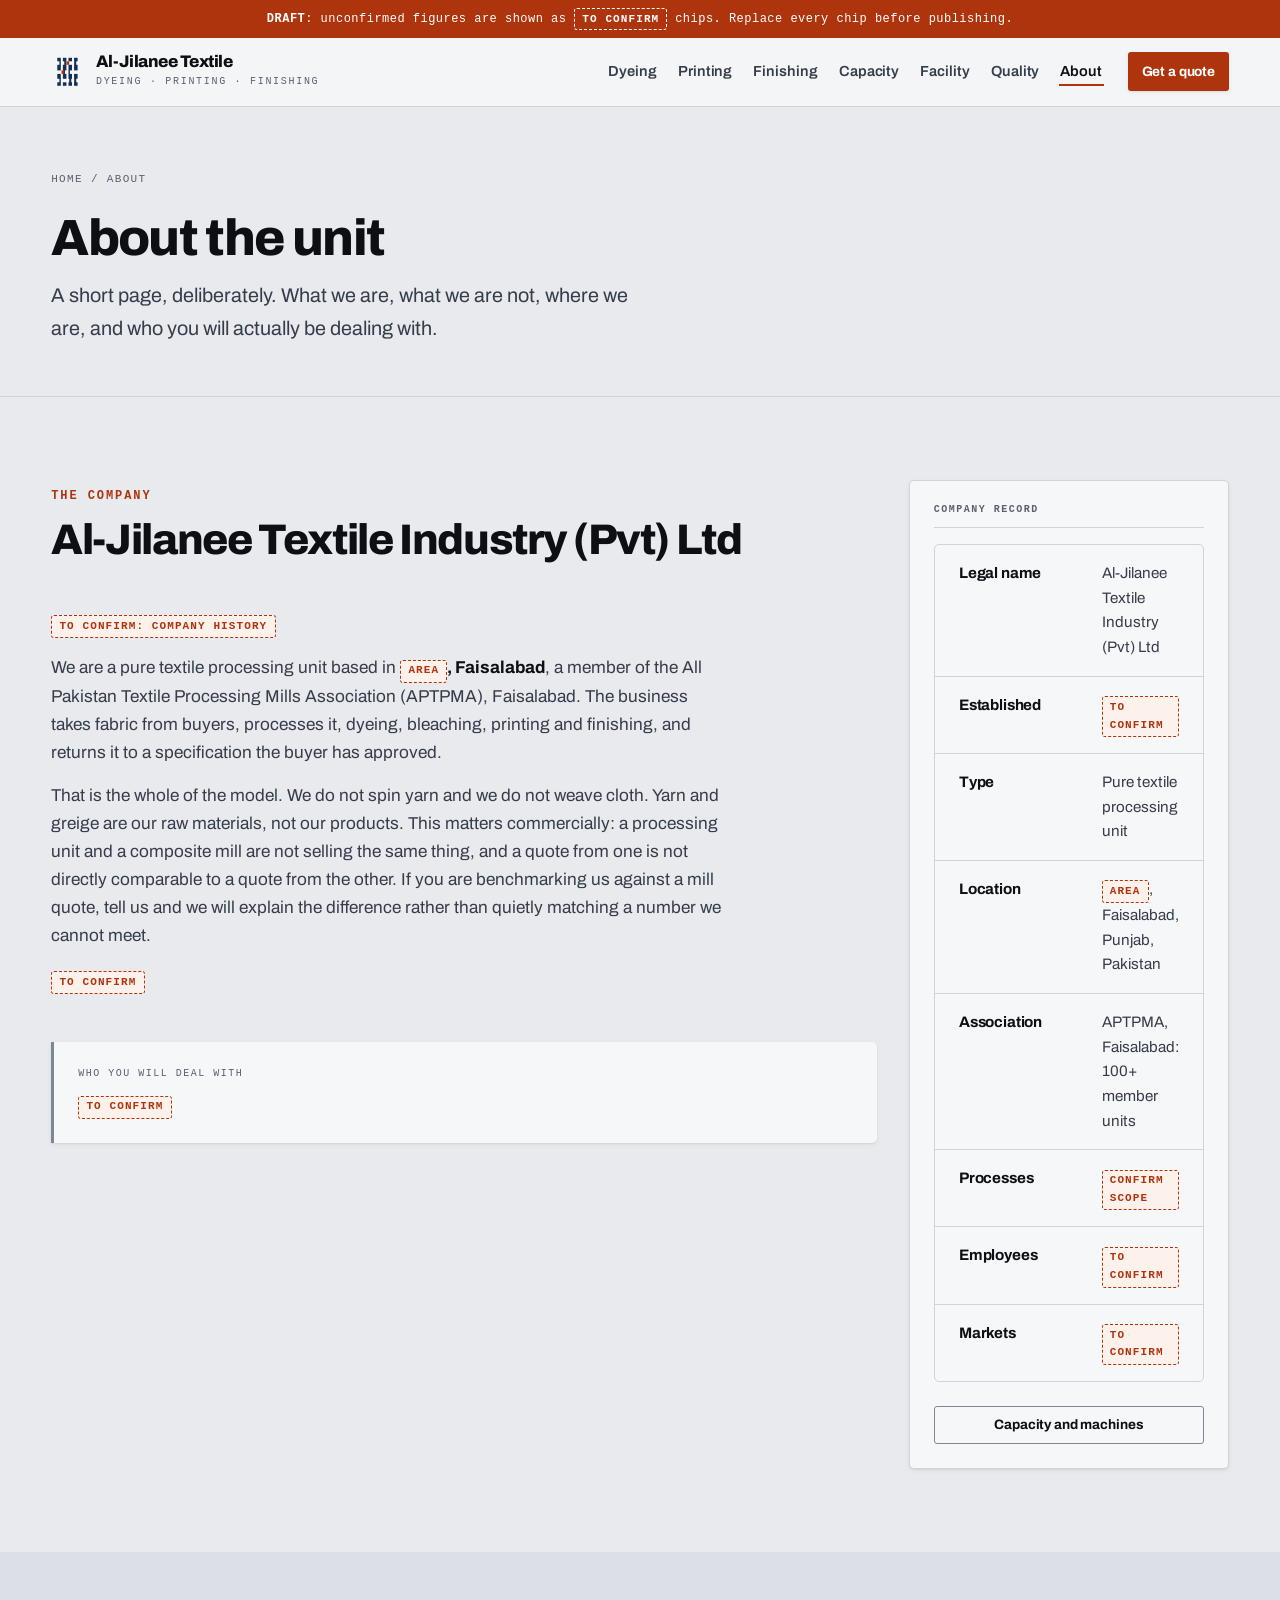
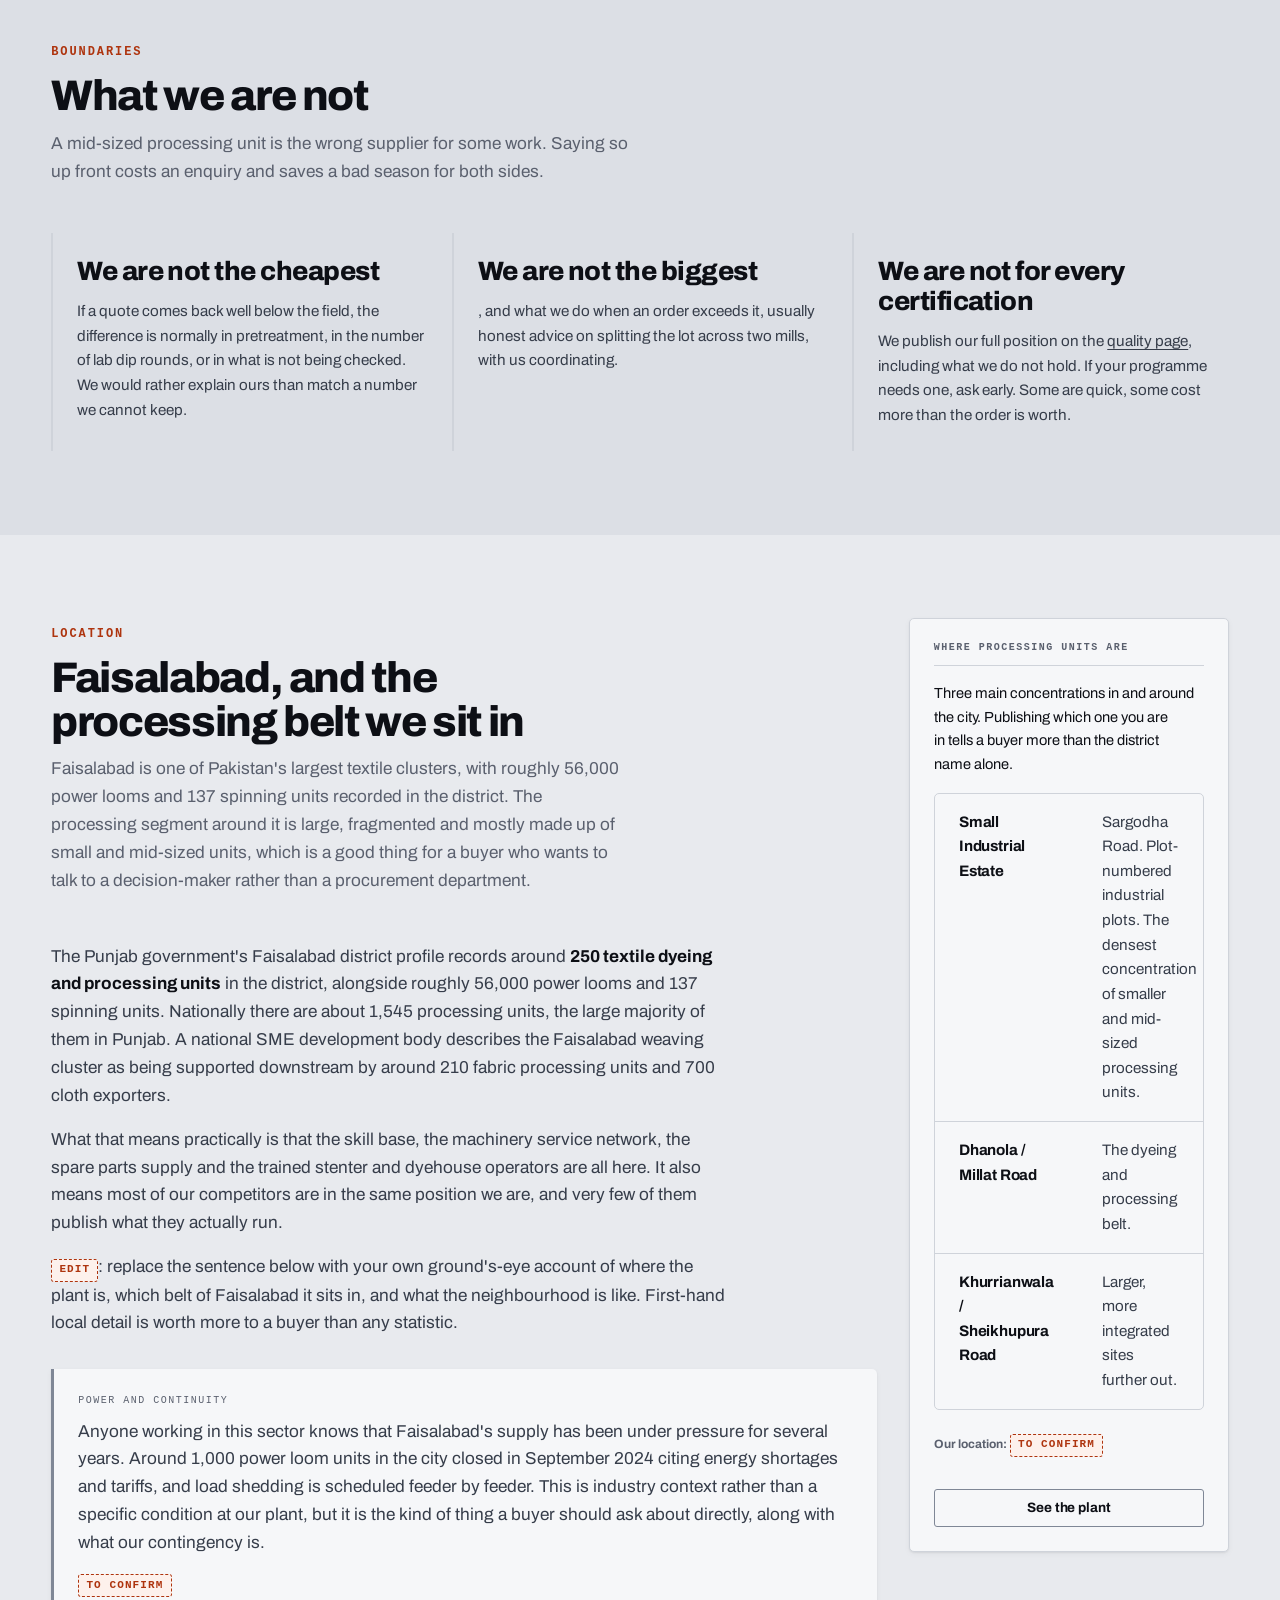
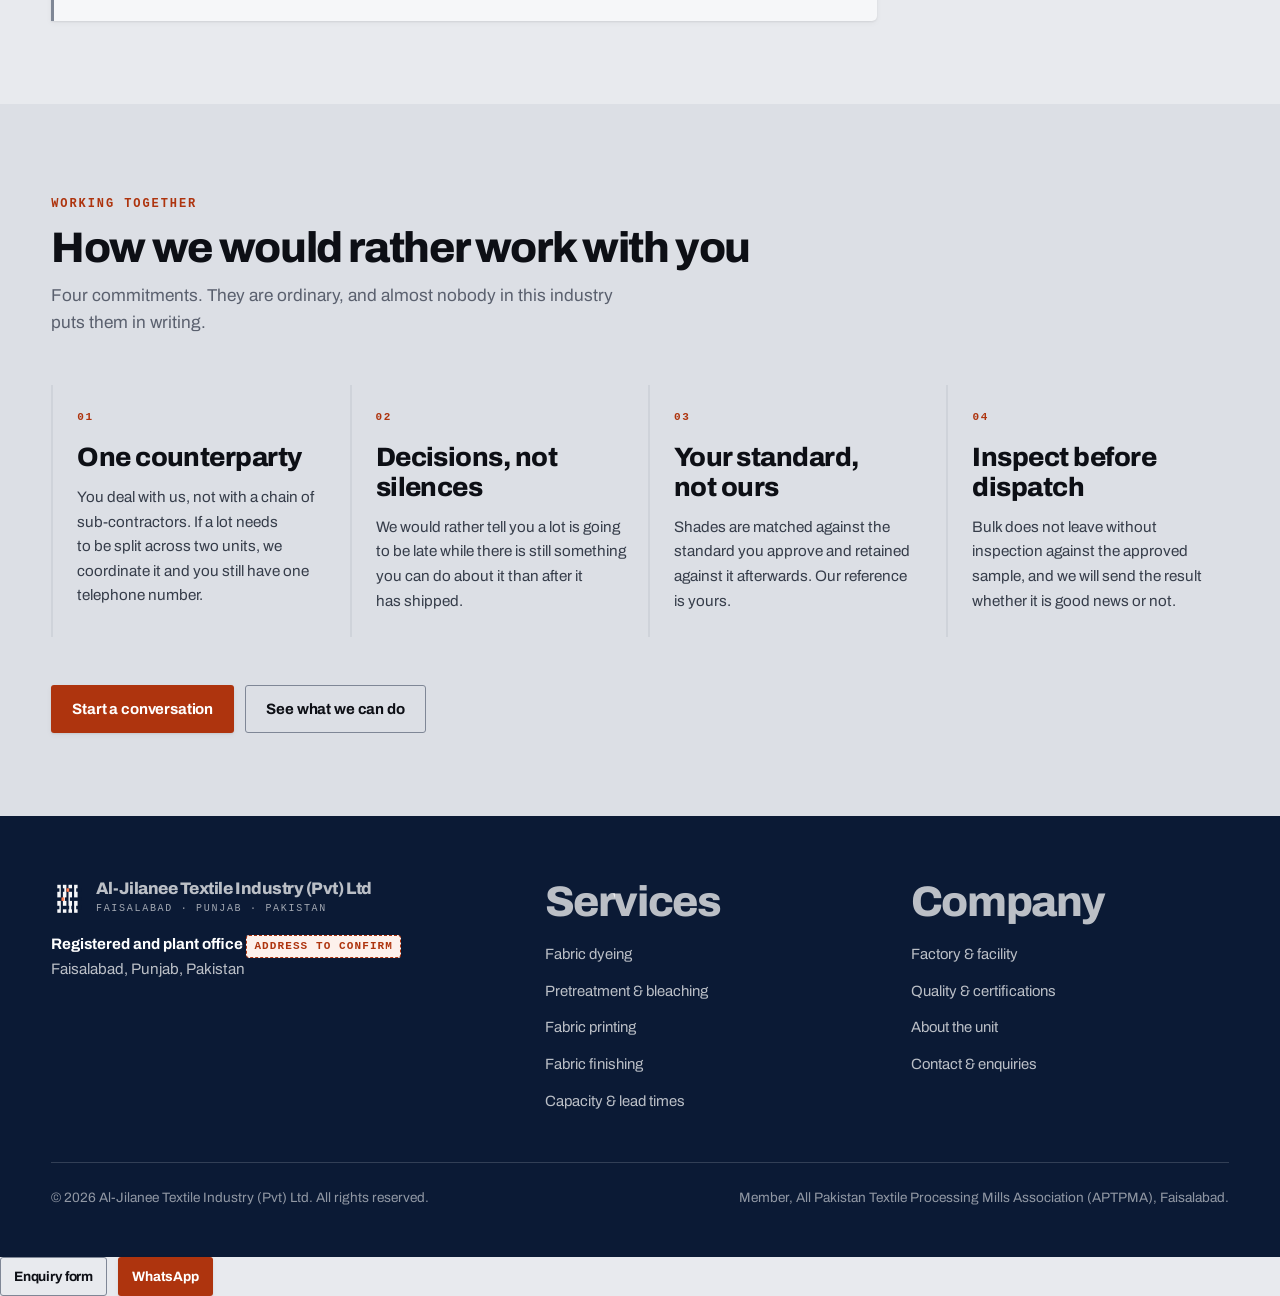
<file: about.html>
<!DOCTYPE html>
<!-- Al-Jilanee Textile Industry — ABOUT. Search this file for "EDIT:". -->
<html lang="en" class="no-js" data-draft="true">
<head>
<meta charset="utf-8">
<meta name="viewport" content="width=device-width, initial-scale=1">
<title>About the Unit: Faisalabad Textile Processing | Al-Jilanee Textile Industry</title>
<meta name="description" content="Al-Jilanee Textile Industry (Pvt) Ltd, Faisalabad: a pure fabric processing unit. What we are, what we are not, where we sit in the Faisalabad processing cluster, and how we work.">
<link rel="canonical" href="https://www.aljillanitex.com/about.html">
<meta property="og:type" content="article">
<meta property="og:site_name" content="Al-Jilanee Textile Industry (Pvt) Ltd">
<meta property="og:url" content="https://www.aljillanitex.com/about.html">
<meta property="og:title" content="About the Unit | Al-Jilanee Textile">
<meta property="og:description" content="What we are, what we are not, and how we work.">
<meta property="og:image" content="https://www.aljillanitex.com/assets/img/og-default.png">
<meta name="twitter:card" content="summary_large_image">
<meta name="theme-color" content="#0b1a35">
<link rel="icon" href="assets/img/favicon.svg" type="image/svg+xml">
<link rel="apple-touch-icon" href="assets/img/apple-touch-icon.png">
<link rel="manifest" href="site.webmanifest">
<link rel="preload" href="assets/fonts/archivo-var.woff2" as="font" type="font/woff2" crossorigin>
<link rel="stylesheet" href="assets/css/site.css">
<script src="assets/js/site.js" defer></script>
</head>

<body data-wa="923000000000">

<div class="draft-ribbon">
  <strong>DRAFT</strong>: unconfirmed figures are shown as
  <span class="todo" style="border-color:#fff;color:#fff;background:transparent">TO CONFIRM</span>
  chips. Replace every chip before publishing.
</div>

<a class="skip" href="#main">Skip to main content</a>

<header class="site-header">
  <div class="wrap site-header__inner">
    <a class="brand" href="index.html" aria-label="Al-Jilanee Textile Industry, home">
      <svg class="brand__mark" viewBox="0 0 48 48" fill="none" aria-hidden="true" focusable="false">
        <g fill="var(--mark-warp)">
          <rect x="9" y="4" width="5" height="40"/><rect x="17" y="4" width="5" height="40"/>
          <rect x="25" y="4" width="5" height="40"/><rect x="33" y="4" width="5" height="40"/>
        </g>
        <g fill="var(--mark-weft)">
          <rect x="4" y="9" width="8" height="5"/><rect x="15" y="9" width="4" height="5"/>
          <rect x="22" y="9" width="11" height="5"/><rect x="36" y="9" width="8" height="5"/>
          <rect x="4" y="22" width="13" height="5"/><rect x="20" y="22" width="4" height="5"/>
          <rect x="27" y="22" width="17" height="5"/>
          <rect x="4" y="34" width="8" height="5"/><rect x="15" y="34" width="11" height="5"/>
          <rect x="29" y="34" width="4" height="5"/><rect x="36" y="34" width="8" height="5"/>
        </g>
        <g fill="var(--mark-dye)">
          <rect x="15" y="22" width="4" height="5"/><rect x="22" y="9" width="4" height="5"/>
        </g>
      </svg>
      <span>
        <span class="brand__name">Al-Jilanee Textile</span>
        <span class="brand__sub">Dyeing · Printing · Finishing</span>
      </span>
    </a>
    <button class="nav-toggle" type="button" data-nav-toggle aria-expanded="false" aria-controls="site-nav">Menu</button>
    <nav class="nav" id="site-nav" aria-label="Main">
      <ul class="nav__list">
        <li><a class="nav__link" href="dyeing.html">Dyeing</a></li>
        <li><a class="nav__link" href="printing.html">Printing</a></li>
        <li><a class="nav__link" href="finishing.html">Finishing</a></li>
        <li><a class="nav__link" href="capacity.html">Capacity</a></li>
        <li><a class="nav__link" href="facility.html">Facility</a></li>
        <li><a class="nav__link" href="quality.html">Quality</a></li>
        <li><a class="nav__link" href="about.html" aria-current="page">About</a></li>
      </ul>
    </nav>
    <a class="btn btn--primary btn--sm header-cta" href="contact.html">Get a quote</a>
  </div>
</header>

<main id="main">

  <section class="pagehead">
    <div class="wrap">
      <nav class="crumbs" aria-label="Breadcrumb">
        <a href="index.html">Home</a> <span aria-hidden="true">/</span> <span aria-current="page">About</span>
      </nav>
      <h1>About the unit</h1>
      <p class="pagehead__lead">
        A short page, deliberately. What we are, what we are not, where we are,
        and who you will actually be dealing with.
      </p>
    </div>
  </section>

  <!-- ==================================================================
       1. WHAT WE ARE
       ================================================================== -->
  <section class="section">
    <div class="wrap">
      <div class="grid grid-sidebar">
        <div>
          <div class="section-head">
            <span class="eyebrow eyebrow--signal">The company</span>
            <h2>Al-Jilanee Textile Industry (Pvt) Ltd</h2>
          </div>

          <div class="prose">
            <!-- EDIT: replace with the real history. 150-250 words is right.
                 A real story of how the unit grew — starting from a smaller
                 plot, a first machine, a first export buyer — is a genuine
                 credibility asset. A generic "we are committed to quality"
                 paragraph is worse than nothing. -->
            <p>
              <span class="todo">To confirm: company history</span>
            </p>
            <p>
              We are a pure textile processing unit based in
              <strong><span class="todo">area</span>, Faisalabad</strong>, a member of
              the All Pakistan Textile Processing Mills Association (APTPMA),
              Faisalabad. The business takes fabric from buyers, processes it,
              dyeing, bleaching, printing and finishing, and returns it to a
              specification the buyer has approved.
            </p>
            <p>
              That is the whole of the model. We do not spin yarn and we do not
              weave cloth. Yarn and greige are our raw materials, not our
              products. This matters commercially: a processing unit and a
              composite mill are not selling the same thing, and a quote from one
              is not directly comparable to a quote from the other. If you are
              benchmarking us against a mill quote, tell us and we will explain
              the difference rather than quietly matching a number we cannot meet.
            </p>
            <p>
              <span class="todo">To confirm</span><span class="edit-note">EDIT: write one
              paragraph on how the unit works: who decides, how a lot moves through,
              what a typical day looks like. Written by whoever actually runs the
              floor.</span>
            </p>
          </div>

          <div class="callout mt-7">
            <span class="callout__k">Who you will deal with</span>
            <p>
              <span class="todo">To confirm</span><span class="edit-note">EDIT: name the person or
              people a buyer speaks to, with their role and what they can
              actually decide. In a mid-sized unit this is usually one or two
              people, and naming them is a stronger trust signal than a
              "management team" section with stock photographs.
            </span></p>
          </div>
        </div>

        <aside class="rail">
          <h2 class="rail__title">Company record</h2>
          <div class="deflist">
            <div class="deflist__row"><dt>Legal name</dt><dd>Al-Jilanee Textile Industry (Pvt) Ltd</dd></div>
            <div class="deflist__row"><dt>Established</dt><dd><span class="todo">To confirm</span></dd></div>
            <div class="deflist__row"><dt>Type</dt><dd>Pure textile processing unit</dd></div>
            <div class="deflist__row"><dt>Location</dt><dd><span class="todo">Area</span>, Faisalabad, Punjab, Pakistan</dd></div>
            <div class="deflist__row"><dt>Association</dt><dd>APTPMA, Faisalabad: 100+ member units</dd></div>
            <div class="deflist__row"><dt>Processes</dt><dd><span class="todo">Confirm scope</span></dd></div>
            <div class="deflist__row"><dt>Employees</dt><dd><span class="todo">To confirm</span></dd></div>
            <div class="deflist__row"><dt>Markets</dt><dd><span class="todo">To confirm</span></dd></div>
          </div>
          <a class="btn btn--ghost btn--sm btn--block mt-5" href="capacity.html">Capacity and machines</a>
        </aside>
      </div>
    </div>
  </section>

  <!-- ==================================================================
       2. WHAT WE ARE NOT
       ================================================================== -->
  <section class="section section--sunk">
    <div class="wrap">
      <div class="section-head">
        <span class="eyebrow eyebrow--signal">Boundaries</span>
        <h2>What we are not</h2>
        <p>
          A mid-sized processing unit is the wrong supplier for some work. Saying
          so up front costs an enquiry and saves a bad season for both sides.
        </p>
      </div>

      <div class="grid grid-3">
        <div class="card">
          <h3>We are not the cheapest</h3>
          <p>
            If a quote comes back well below the field, the difference is
            normally in pretreatment, in the number of lab dip rounds, or in what
            is not being checked. We would rather explain ours than match a
            number we cannot keep.
          </p>
        </div>
        <div class="card">
          <h3>We are not the biggest</h3>
          <p>
            <span class="edit-note">EDIT: add a sentence on where our capacity ceiling
            genuinely is</span>, and what we do when an order exceeds it, usually
            honest advice on splitting the lot across two mills, with us
            coordinating.
          </p>
        </div>
        <div class="card">
          <h3>We are not for every certification</h3>
          <p>
            We publish our full position on the
            <a href="quality.html">quality page</a>, including what we do not
            hold. If your programme needs one, ask early. Some are quick, some
            cost more than the order is worth.
          </p>
        </div>
      </div>
    </div>
  </section>

  <!-- ==================================================================
       3. FAISALABAD AND THE CLUSTER
       Real, sourced context. Establishes that the buyer is dealing with a
       company inside a genuine industrial ecosystem rather than a lone
       workshop.
       ================================================================== -->
  <section class="section">
    <div class="wrap">
      <div class="grid grid-sidebar">
        <div>
          <div class="section-head">
            <span class="eyebrow eyebrow--signal">Location</span>
            <h2>Faisalabad, and the processing belt we sit in</h2>
            <p>
              Faisalabad is one of Pakistan's largest textile clusters, with
              roughly 56,000 power looms and 137 spinning units recorded in the
              district. The processing segment around it is large, fragmented
              and mostly made up of small and mid-sized units, which is a good
              thing for a buyer who wants to talk to a decision-maker rather
              than a procurement department.
            </p>
          </div>

          <div class="prose">
            <p>
              The Punjab government's Faisalabad district profile records around
              <strong>250 textile dyeing and processing units</strong> in the
              district, alongside roughly 56,000 power looms and 137 spinning
              units. Nationally there are about 1,545 processing units, the large
              majority of them in Punjab. A national SME development body
              describes the Faisalabad weaving cluster as being supported
              downstream by around 210 fabric processing units and 700 cloth
              exporters.
            </p>
            <p>
              What that means practically is that the skill base, the machinery
              service network, the spare parts supply and the trained stenter and
              dyehouse operators are all here. It also means most of our
              competitors are in the same position we are, and very few of them
              publish what they actually run.
            </p>
            <p>
              <span class="todo">EDIT</span>: replace the sentence below with
              your own ground's-eye account of where the plant is, which belt of
              Faisalabad it sits in, and what the neighbourhood is like. First-hand
              local detail is worth more to a buyer than any statistic.
            </p>
          </div>

          <div class="callout mt-6">
            <span class="callout__k">Power and continuity</span>
            <p>
              Anyone working in this sector knows that Faisalabad's supply has been
              under pressure for several years. Around 1,000 power loom units in
              the city closed in September 2024 citing energy shortages and
              tariffs, and load shedding is scheduled feeder by feeder. This is
              industry context rather than a specific condition at our plant, but
              it is the kind of
              thing a buyer should ask about directly, along with what our
              contingency is.
            </p>
            <p>
              <span class="todo">To confirm</span><span class="edit-note">EDIT: state your own
              arrangements factually if you want to pre-empt the question. Do not
              overstate.
            </span></p>
          </div>
        </div>

        <aside class="rail">
          <h2 class="rail__title">Where processing units are</h2>
          <p class="text-sm">
            Three main concentrations in and around the city. Publishing which
            one you are in tells a buyer more than the district name alone.
          </p>
          <div class="deflist mt-4">
            <div class="deflist__row">
              <dt>Small Industrial Estate</dt>
              <dd>Sargodha Road. Plot-numbered industrial plots. The densest concentration of smaller and mid-sized processing units.</dd>
            </div>
            <div class="deflist__row">
              <dt>Dhanola / Millat Road</dt>
              <dd>The dyeing and processing belt.</dd>
            </div>
            <div class="deflist__row">
              <dt>Khurrianwala / Sheikhupura Road</dt>
              <dd>Larger, more integrated sites further out.</dd>
            </div>
          </div>
          <p class="text-xs text-muted mt-5">
            <strong>Our location:</strong>
            <span class="todo">To confirm</span><span class="edit-note">EDIT: street,
              plot, belt</span>
          </p>
          <a class="btn btn--ghost btn--sm btn--block mt-4" href="facility.html">See the plant</a>
        </aside>
      </div>
    </div>
  </section>

  <!-- ==================================================================
       4. HOW WE WORK
       ================================================================== -->
  <section class="section section--sunk">
    <div class="wrap">
      <div class="section-head">
        <span class="eyebrow eyebrow--signal">Working together</span>
        <h2>How we would rather work with you</h2>
        <p>
          Four commitments. They are ordinary, and almost nobody in this industry
          puts them in writing.
        </p>
      </div>

      <div class="grid grid-4">
        <div class="card">
          <span class="card__index">01</span>
          <h3>One counterparty</h3>
          <p>
            You deal with us, not with a chain of sub-contractors. If a lot needs
            to be split across two units, we coordinate it and you still have one
            telephone number.
          </p>
        </div>
        <div class="card">
          <span class="card__index">02</span>
          <h3>Decisions, not silences</h3>
          <p>
            We would rather tell you a lot is going to be late while there is
            still something you can do about it than after it has shipped.
          </p>
        </div>
        <div class="card">
          <span class="card__index">03</span>
          <h3>Your standard, not ours</h3>
          <p>
            Shades are matched against the standard you approve and retained
            against it afterwards. Our reference is yours.
          </p>
        </div>
        <div class="card">
          <span class="card__index">04</span>
          <h3>Inspect before dispatch</h3>
          <p>
            Bulk does not leave without inspection against the approved sample,
            and we will send the result whether it is good news or not.
          </p>
        </div>
      </div>

      <div class="btn-row mt-7">
        <a class="btn btn--primary" href="contact.html">Start a conversation</a>
        <a class="btn btn--ghost" href="capacity.html">See what we can do</a>
      </div>
    </div>
  </section>

</main>

<footer class="site-footer">
  <div class="wrap">
    <div class="footer-grid">
      <div>
        <a class="brand" href="index.html">
          <svg class="brand__mark" viewBox="0 0 48 48" fill="none" aria-hidden="true" focusable="false">
        <g fill="var(--mark-warp)">
          <rect x="9" y="4" width="5" height="40"/><rect x="17" y="4" width="5" height="40"/>
          <rect x="25" y="4" width="5" height="40"/><rect x="33" y="4" width="5" height="40"/>
        </g>
        <g fill="var(--mark-weft)">
          <rect x="4" y="9" width="8" height="5"/><rect x="15" y="9" width="4" height="5"/>
          <rect x="22" y="9" width="11" height="5"/><rect x="36" y="9" width="8" height="5"/>
          <rect x="4" y="22" width="13" height="5"/><rect x="20" y="22" width="4" height="5"/>
          <rect x="27" y="22" width="17" height="5"/>
          <rect x="4" y="34" width="8" height="5"/><rect x="15" y="34" width="11" height="5"/>
          <rect x="29" y="34" width="4" height="5"/><rect x="36" y="34" width="8" height="5"/>
        </g>
        <g fill="var(--mark-dye)">
          <rect x="15" y="22" width="4" height="5"/><rect x="22" y="9" width="4" height="5"/>
        </g>
      </svg>
          <span>
            <span class="brand__name">Al-Jilanee Textile Industry (Pvt) Ltd</span>
            <span class="brand__sub">Faisalabad · Punjab · Pakistan</span>
          </span>
        </a>
        <address class="addr mt-4">
          <strong>Registered and plant office</strong>
          <span class="todo">Address to confirm</span><br>
          Faisalabad, Punjab, Pakistan
        </address>
      </div>
      <div>
        <h2>Services</h2>
        <ul class="footer-links">
          <li><a href="dyeing.html">Fabric dyeing</a></li>
          <li><a href="dyeing.html#pretreatment">Pretreatment &amp; bleaching</a></li>
          <li><a href="printing.html">Fabric printing</a></li>
          <li><a href="finishing.html">Fabric finishing</a></li>
          <li><a href="capacity.html">Capacity &amp; lead times</a></li>
        </ul>
      </div>
      <div>
        <h2>Company</h2>
        <ul class="footer-links">
          <li><a href="facility.html">Factory &amp; facility</a></li>
          <li><a href="quality.html">Quality &amp; certifications</a></li>
          <li><a href="about.html">About the unit</a></li>
          <li><a href="contact.html">Contact &amp; enquiries</a></li>
        </ul>
      </div>
    </div>
    <div class="footer-bottom">
      <p>&copy; <span data-year>2026</span> Al-Jilanee Textile Industry (Pvt) Ltd. All rights reserved.</p>
      <p>Member, All Pakistan Textile Processing Mills Association (APTPMA), Faisalabad.</p>
    </div>
  </div>
</footer>

<div class="wa-bar">
  <a class="btn btn--ghost btn--sm" href="contact.html">Enquiry form</a>
  <a class="btn btn--primary btn--sm" href="https://wa.me/923000000000?text=Hello%2C%20I%20would%20like%20to%20know%20more%20about%20Al-Jilanee%20Textile%20Industry%20in%20Faisalabad.%0A%0AWhat%20I%20am%20looking%20for%3A%0AQuantity%3A%0ATarget%20date%3A" data-wa-msg="Hello, I would like to know more about Al-Jilanee Textile Industry in Faisalabad.&#10;&#10;What I am looking for:&#10;Quantity:&#10;Target date:"
     target="_blank" rel="noopener">WhatsApp</a>
</div>


<!-- Structured data. Two of the nine Faisalabad competitor sites audited
     ship any JSON-LD at all. This is free, invisible, and it is what makes
     the page parseable by a procurement system or an AI assistant rather
     than a picture of a page. -->
<script type="application/ld+json">
{
  "@context": "https://schema.org",
  "@graph": [
    {
      "@type": "WebPage",
      "@id": "https://www.aljillanitex.com/about.html#webpage",
      "url": "https://www.aljillanitex.com/about.html",
      "name": "About the Unit | Al-Jilanee Textile Industry",
      "isPartOf": { "@id": "https://www.aljillanitex.com/#website" },
      "about": { "@id": "https://www.aljillanitex.com/#organization" },
      "breadcrumb": { "@id": "https://www.aljillanitex.com/about.html#breadcrumb" },
      "inLanguage": "en"
    },
    {
      "@type": "BreadcrumbList",
      "@id": "https://www.aljillanitex.com/about.html#breadcrumb",
      "itemListElement": [
        { "@type": "ListItem", "position": 1, "name": "Home", "item": "https://www.aljillanitex.com/" },
        { "@type": "ListItem", "position": 2, "name": "About the Unit", "item": "https://www.aljillanitex.com/about.html" }
      ]
    }
  ]
}
</script>

</body></html>
</file>
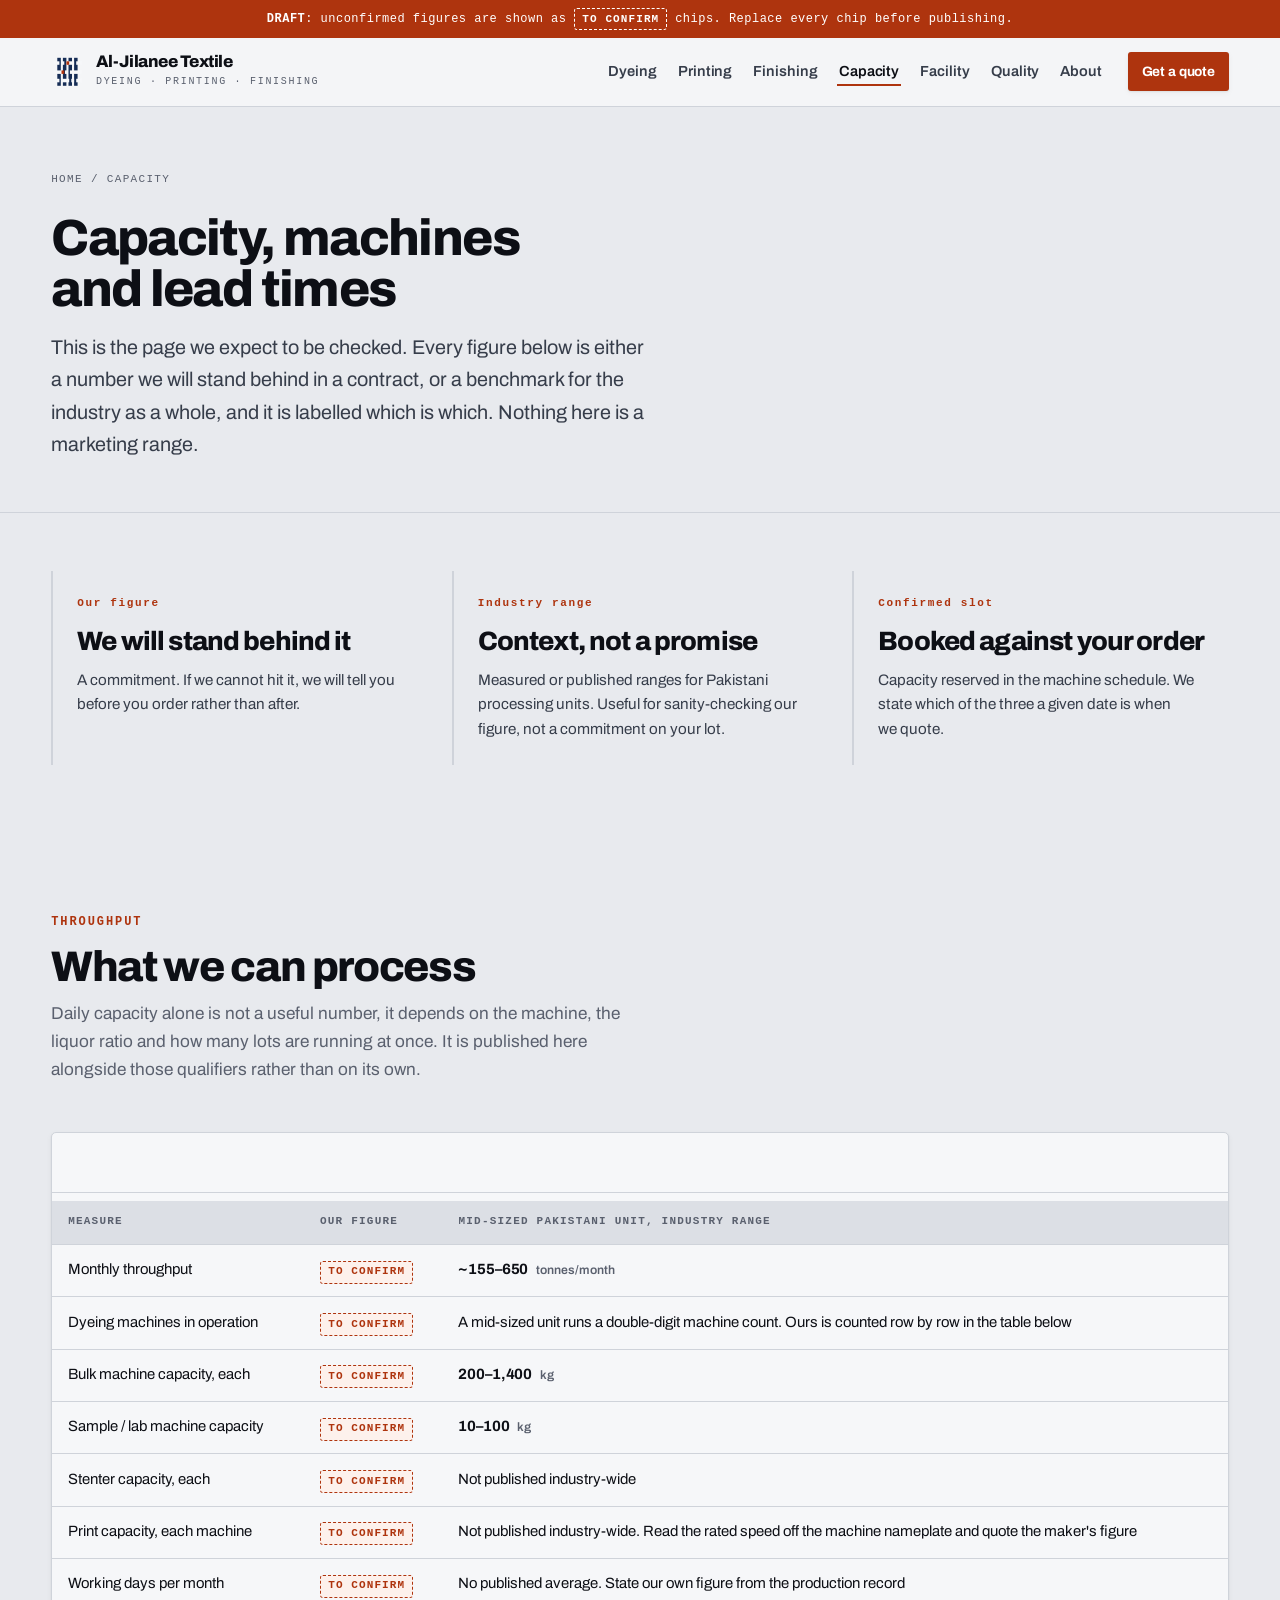
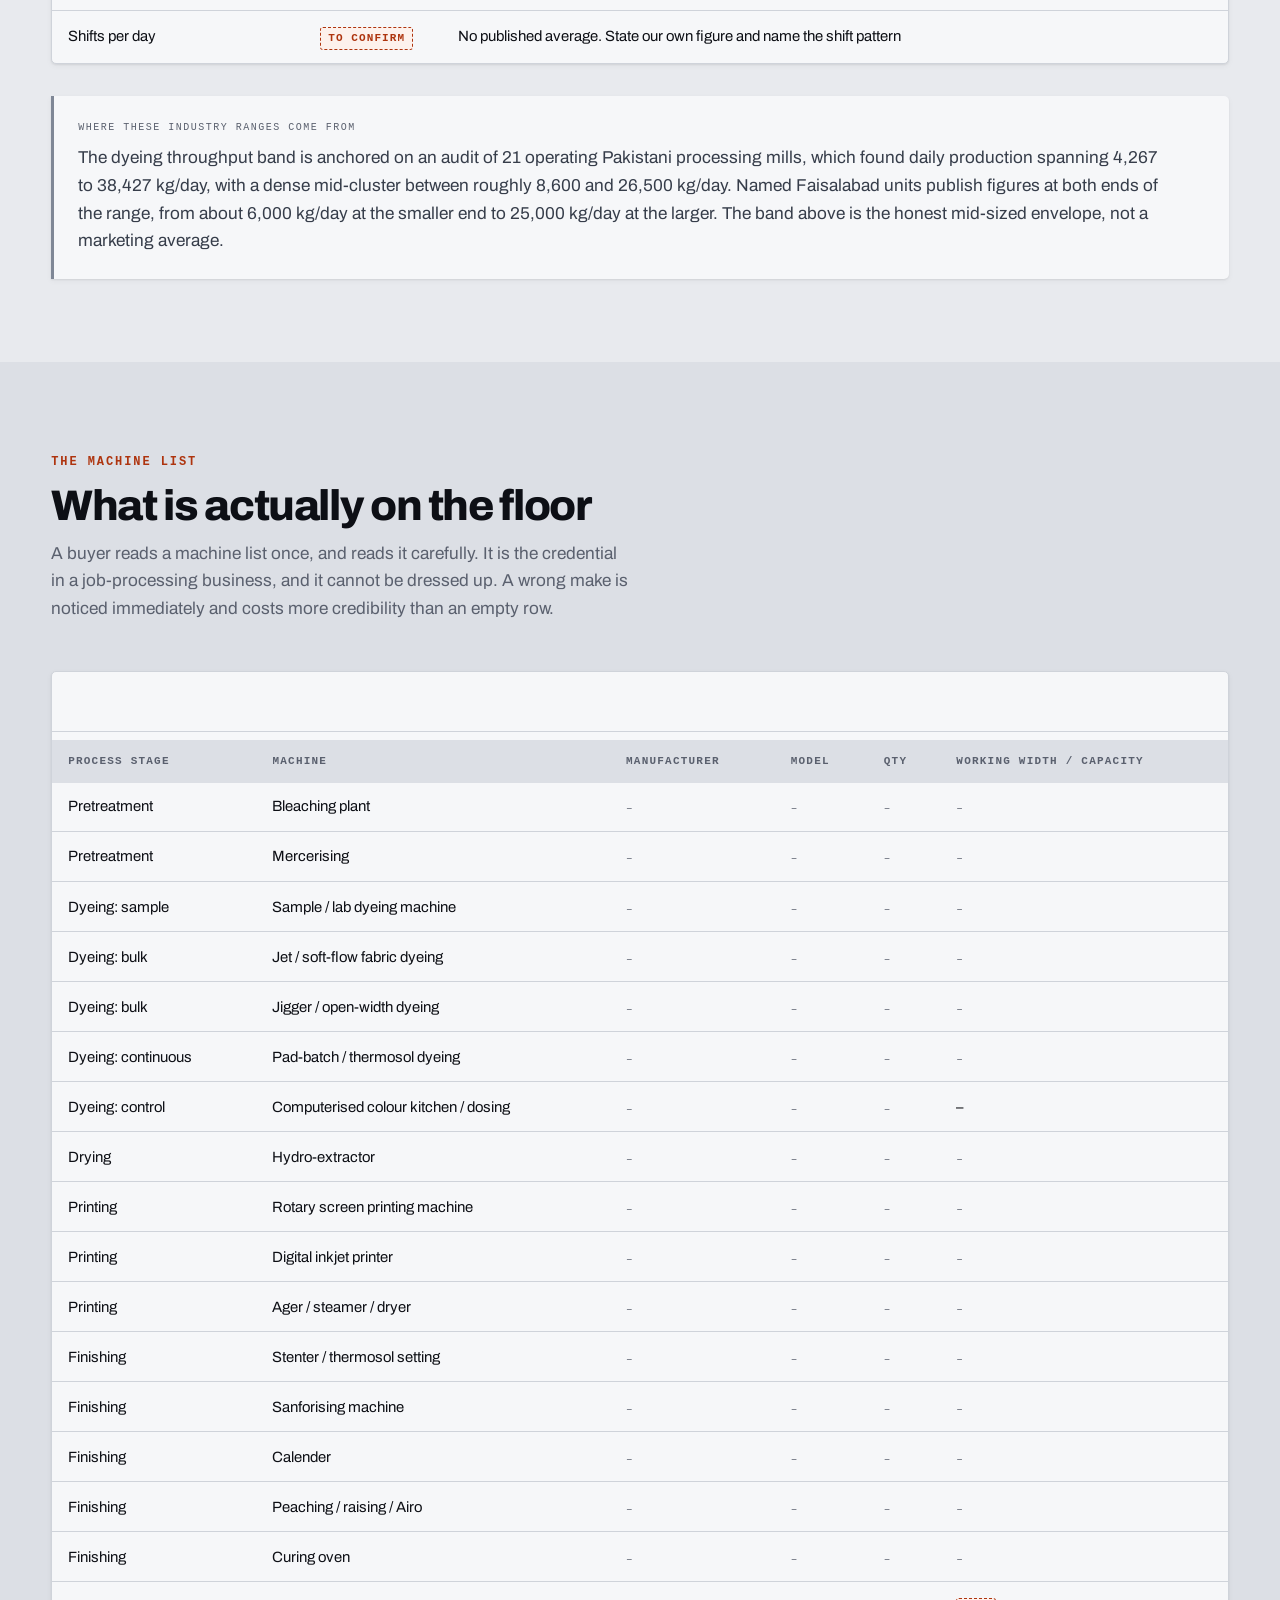
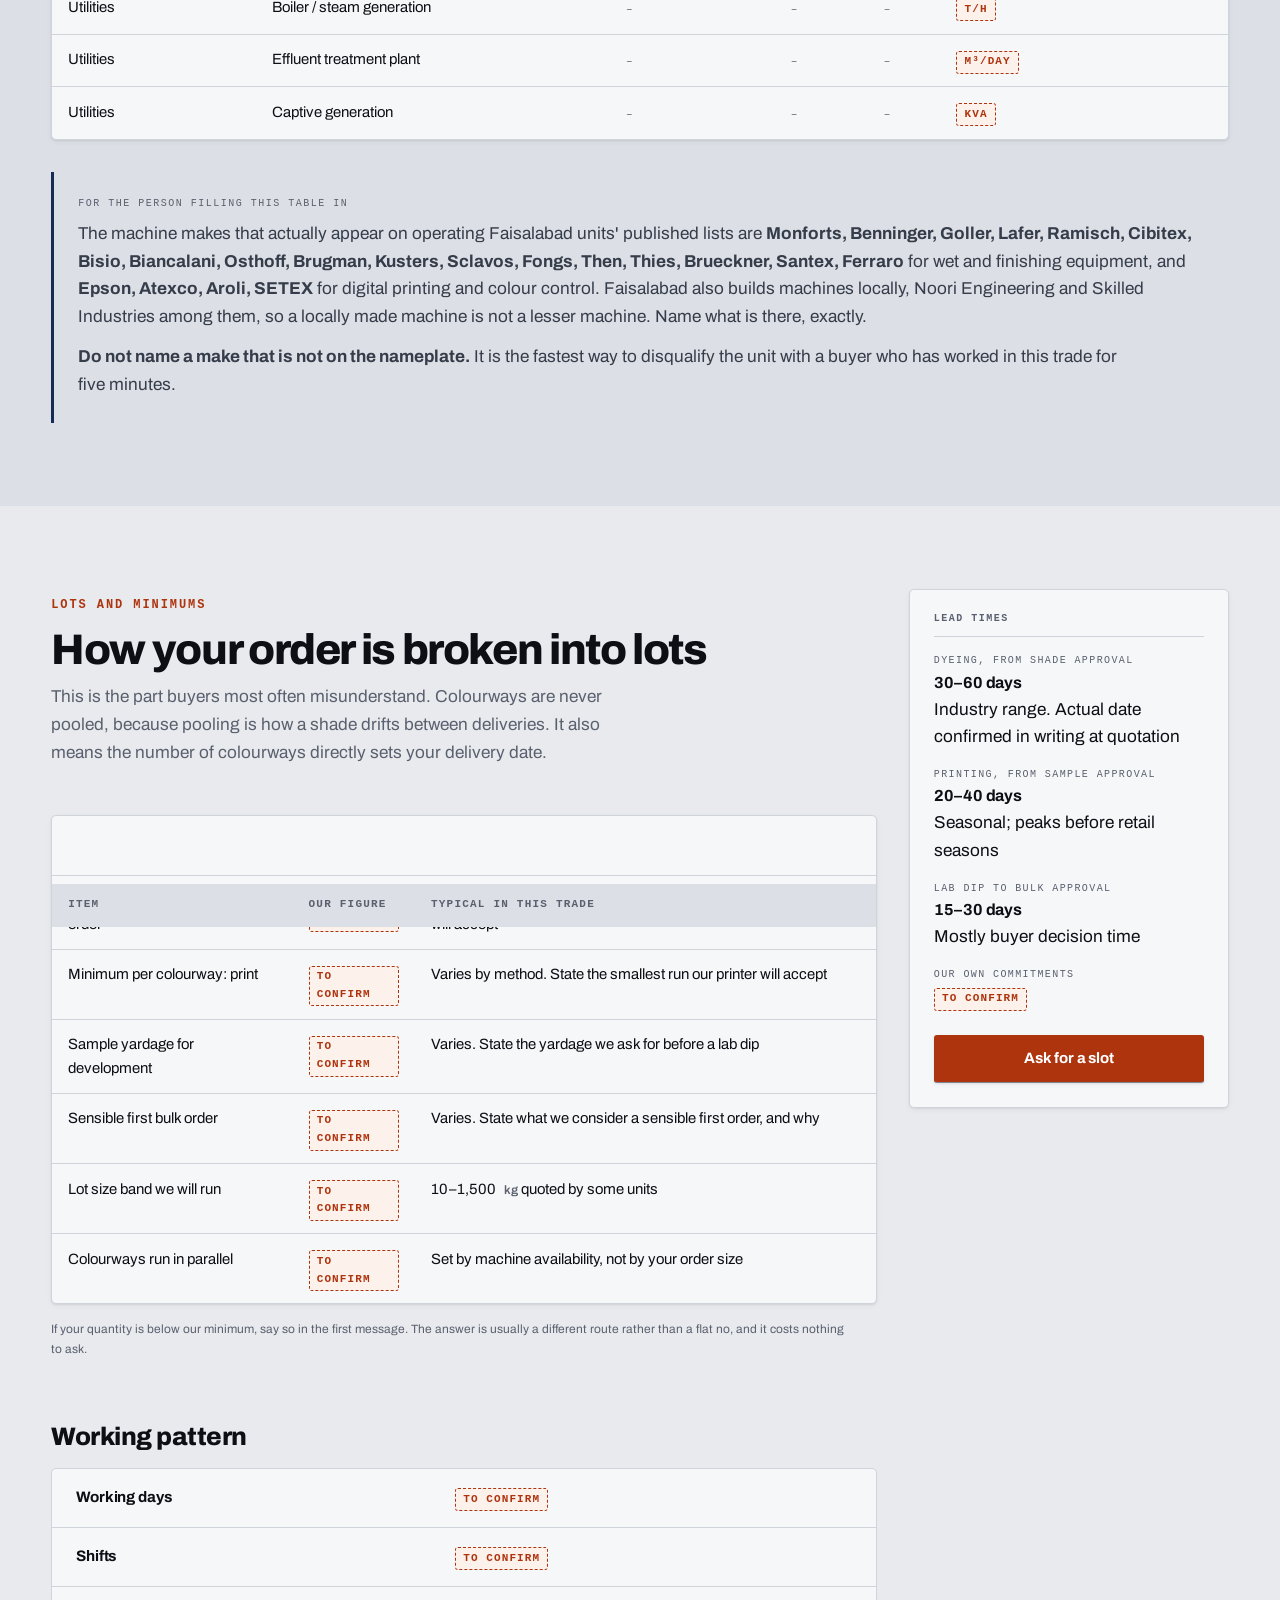
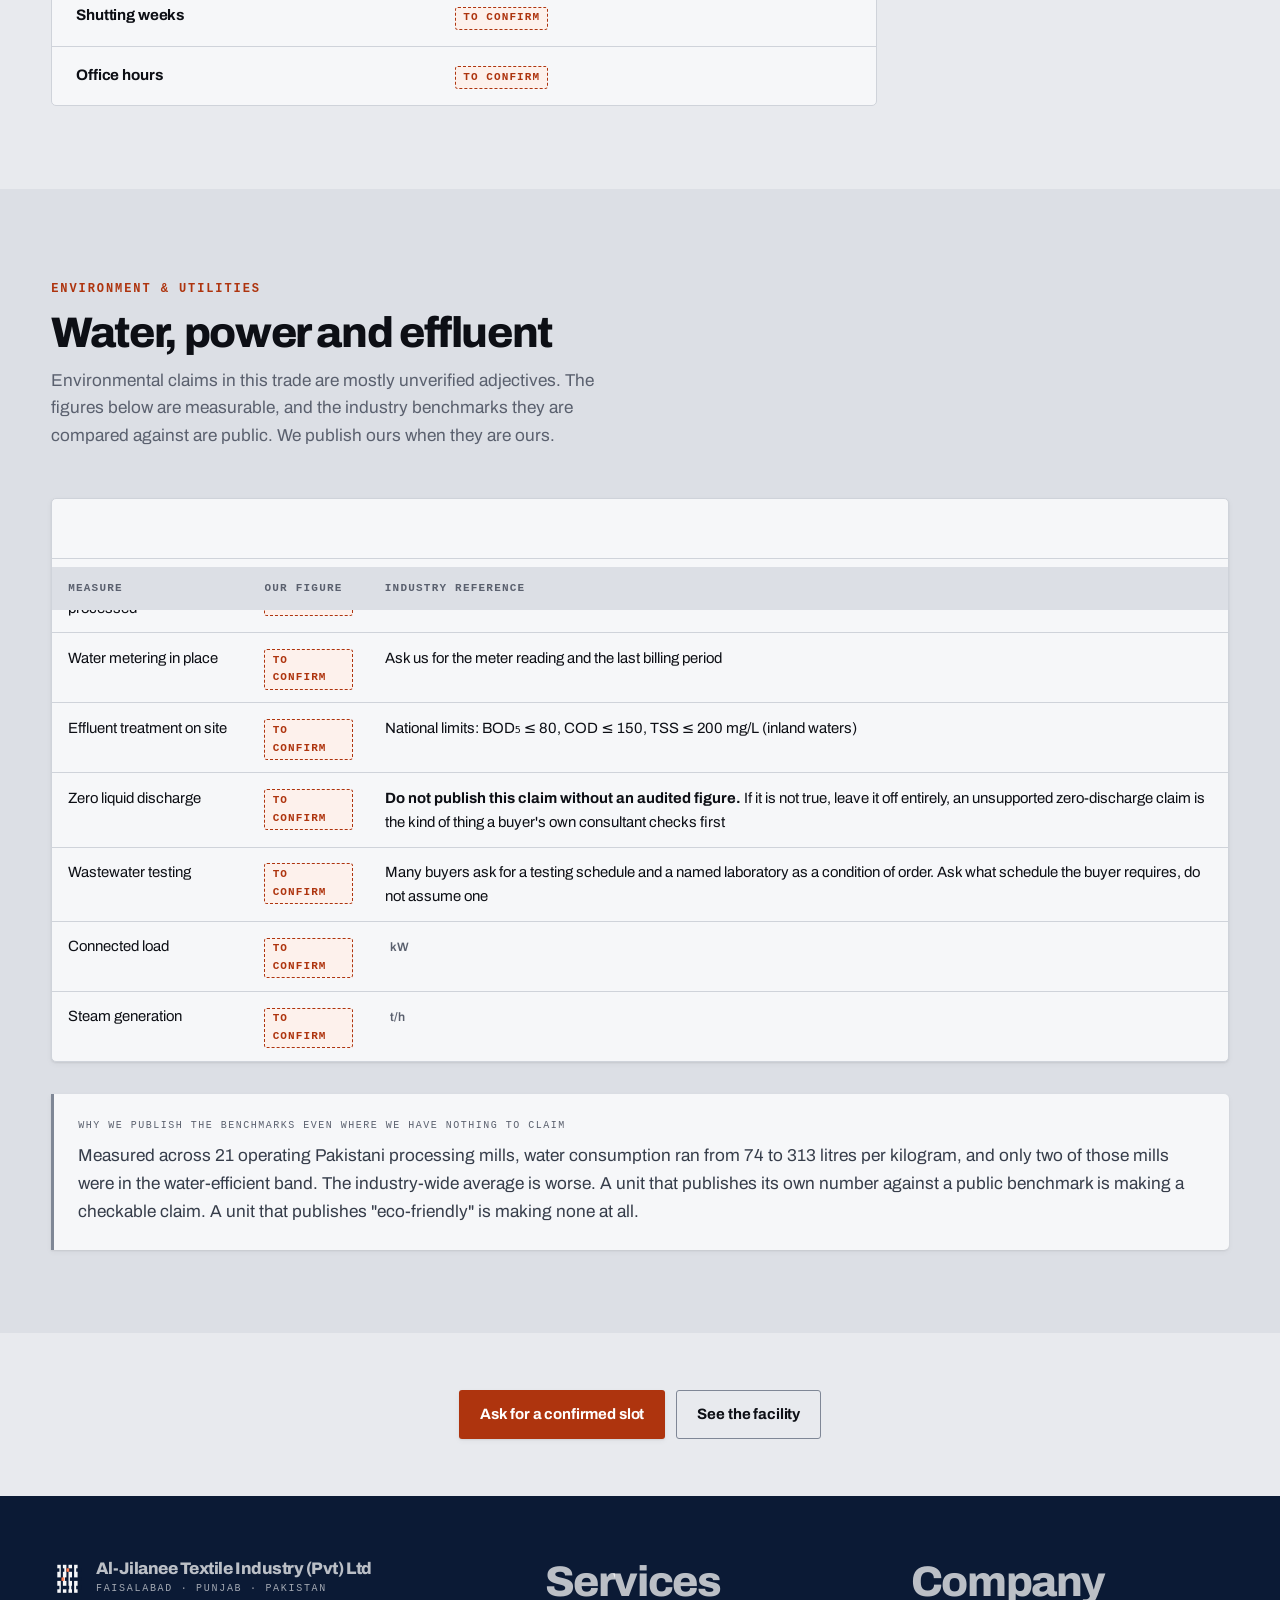
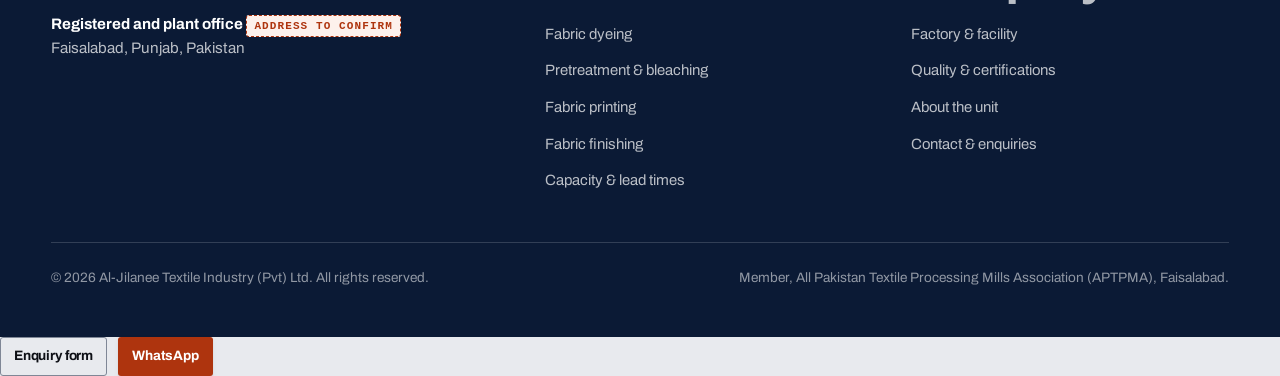
<file: capacity.html>
<!DOCTYPE html>
<!-- Al-Jilanee Textile Industry — CAPACITY. Search this file for "EDIT:". -->
<html lang="en" class="no-js" data-draft="true">
<head>
<meta charset="utf-8">
<meta name="viewport" content="width=device-width, initial-scale=1">
<title>Capacity, Machines &amp; Lead Times | Al-Jilanee Textile Processing Faisalabad</title>
<meta name="description" content="Published capacity, machine list, lot sizes, working pattern and lead times for Al-Jilanee Textile Industry, Faisalabad. Benchmarked against the mid-sized Pakistani processing range.">
<link rel="canonical" href="https://www.aljillanitex.com/capacity.html">
<meta property="og:type" content="article">
<meta property="og:site_name" content="Al-Jilanee Textile Industry (Pvt) Ltd">
<meta property="og:url" content="https://www.aljillanitex.com/capacity.html">
<meta property="og:title" content="Capacity, Machines &amp; Lead Times | Al-Jilanee Textile">
<meta property="og:description" content="The numbers a buyer can actually check: machines, lot sizes, working pattern, lead times.">
<meta property="og:image" content="https://www.aljillanitex.com/assets/img/og-default.png">
<meta name="twitter:card" content="summary_large_image">
<meta name="theme-color" content="#0b1a35">
<link rel="icon" href="assets/img/favicon.svg" type="image/svg+xml">
<link rel="apple-touch-icon" href="assets/img/apple-touch-icon.png">
<link rel="manifest" href="site.webmanifest">
<link rel="preload" href="assets/fonts/archivo-var.woff2" as="font" type="font/woff2" crossorigin>
<link rel="stylesheet" href="assets/css/site.css">
<script src="assets/js/site.js" defer></script>
</head>

<body data-wa="923000000000">

<div class="draft-ribbon">
  <strong>DRAFT</strong>: unconfirmed figures are shown as
  <span class="todo" style="border-color:#fff;color:#fff;background:transparent">TO CONFIRM</span>
  chips. Replace every chip before publishing.
</div>

<a class="skip" href="#main">Skip to main content</a>

<header class="site-header">
  <div class="wrap site-header__inner">
    <a class="brand" href="index.html" aria-label="Al-Jilanee Textile Industry, home">
      <svg class="brand__mark" viewBox="0 0 48 48" fill="none" aria-hidden="true" focusable="false">
        <g fill="var(--mark-warp)">
          <rect x="9" y="4" width="5" height="40"/><rect x="17" y="4" width="5" height="40"/>
          <rect x="25" y="4" width="5" height="40"/><rect x="33" y="4" width="5" height="40"/>
        </g>
        <g fill="var(--mark-weft)">
          <rect x="4" y="9" width="8" height="5"/><rect x="15" y="9" width="4" height="5"/>
          <rect x="22" y="9" width="11" height="5"/><rect x="36" y="9" width="8" height="5"/>
          <rect x="4" y="22" width="13" height="5"/><rect x="20" y="22" width="4" height="5"/>
          <rect x="27" y="22" width="17" height="5"/>
          <rect x="4" y="34" width="8" height="5"/><rect x="15" y="34" width="11" height="5"/>
          <rect x="29" y="34" width="4" height="5"/><rect x="36" y="34" width="8" height="5"/>
        </g>
        <g fill="var(--mark-dye)">
          <rect x="15" y="22" width="4" height="5"/><rect x="22" y="9" width="4" height="5"/>
        </g>
      </svg>
      <span>
        <span class="brand__name">Al-Jilanee Textile</span>
        <span class="brand__sub">Dyeing · Printing · Finishing</span>
      </span>
    </a>
    <button class="nav-toggle" type="button" data-nav-toggle aria-expanded="false" aria-controls="site-nav">Menu</button>
    <nav class="nav" id="site-nav" aria-label="Main">
      <ul class="nav__list">
        <li><a class="nav__link" href="dyeing.html">Dyeing</a></li>
        <li><a class="nav__link" href="printing.html">Printing</a></li>
        <li><a class="nav__link" href="finishing.html">Finishing</a></li>
        <li><a class="nav__link" href="capacity.html" aria-current="page">Capacity</a></li>
        <li><a class="nav__link" href="facility.html">Facility</a></li>
        <li><a class="nav__link" href="quality.html">Quality</a></li>
        <li><a class="nav__link" href="about.html">About</a></li>
      </ul>
    </nav>
    <a class="btn btn--primary btn--sm header-cta" href="contact.html">Get a quote</a>
  </div>
</header>

<main id="main">

  <section class="pagehead">
    <div class="wrap">
      <nav class="crumbs" aria-label="Breadcrumb">
        <a href="index.html">Home</a> <span aria-hidden="true">/</span> <span aria-current="page">Capacity</span>
      </nav>
      <h1>Capacity, machines and lead times</h1>
      <p class="pagehead__lead">
        This is the page we expect to be checked. Every figure below is either a
        number we will stand behind in a contract, or a benchmark for the
        industry as a whole, and it is labelled which is which. Nothing here is
        a marketing range.
      </p>
    </div>
  </section>

  <!-- ==================================================================
       1. HOW TO READ THIS PAGE
       Setting expectations before the numbers, so a buyer knows what kind
       of number each one is.
       ================================================================== -->
  <section class="section section--tight">
    <div class="wrap">
      <div class="grid grid-3">
        <div class="card card--toplevel">
          <span class="card__index">Our figure</span>
          <h2>We will stand behind it</h2>
          <p>A commitment. If we cannot hit it, we will tell you before you order rather than after.</p>
        </div>
        <div class="card card--toplevel">
          <span class="card__index">Industry range</span>
          <h2>Context, not a promise</h2>
          <p>Measured or published ranges for Pakistani processing units. Useful for sanity-checking our figure, not a commitment on your lot.</p>
        </div>
        <div class="card card--toplevel">
          <span class="card__index">Confirmed slot</span>
          <h2>Booked against your order</h2>
          <p>Capacity reserved in the machine schedule. We state which of the three a given date is when we quote.</p>
        </div>
      </div>
    </div>
  </section>

  <!-- ==================================================================
       2. PRODUCTION CAPACITY
       ================================================================== -->
  <section class="section">
    <div class="wrap">
      <div class="section-head">
        <span class="eyebrow eyebrow--signal">Throughput</span>
        <h2>What we can process</h2>
        <p>
          Daily capacity alone is not a useful number, it depends on the
          machine, the liquor ratio and how many lots are running at once. It is
          published here alongside those qualifiers rather than on its own.
        </p>
      </div>

      <div class="table-wrap" tabindex="0" role="region" aria-label="Production capacity table, scrollable">
        <table class="spec">
          <caption><span class="edit-note">EDIT: fill from the plant's own production records, not from a target</span></caption>
          <thead>
            <tr>
              <th scope="col">Measure</th>
              <th scope="col">Our figure</th>
              <th scope="col">Mid-sized Pakistani unit, industry range</th>
            </tr>
          </thead>
          <tbody>
            <tr>
              <td>Dyeing throughput</td>
              <td><span class="todo">To confirm</span></td>
              <td class="num">6,000–25,000 <span class="unit">kg/day</span></td>
            </tr>
            <tr>
              <td>Monthly throughput</td>
              <td><span class="todo">To confirm</span></td>
              <td class="num">~155–650 <span class="unit">tonnes/month</span></td>
            </tr>
            <tr>
              <td>Dyeing machines in operation</td>
              <td><span class="todo">To confirm</span></td>
              <td>A mid-sized unit runs a double-digit machine count. Ours is counted row by row in the table below</td>
            </tr>
            <tr>
              <td>Bulk machine capacity, each</td>
              <td><span class="todo">To confirm</span></td>
              <td class="num">200–1,400 <span class="unit">kg</span></td>
            </tr>
            <tr>
              <td>Sample / lab machine capacity</td>
              <td><span class="todo">To confirm</span></td>
              <td class="num">10–100 <span class="unit">kg</span></td>
            </tr>
            <tr>
              <td>Stenter capacity, each</td>
              <td><span class="todo">To confirm</span></td>
              <td>Not published industry-wide</td>
            </tr>
            <tr>
              <td>Print capacity, each machine</td>
              <td><span class="todo">To confirm</span></td>
              <td>Not published industry-wide. Read the rated speed off the machine nameplate and quote the maker's figure</td>
            </tr>
            <tr>
              <td>Working days per month</td>
              <td><span class="todo">To confirm</span></td>
              <td>No published average. State our own figure from the production record</td>
            </tr>
            <tr>
              <td>Shifts per day</td>
              <td><span class="todo">To confirm</span></td>
              <td>No published average. State our own figure and name the shift pattern</td>
            </tr>
          </tbody>
        </table>
      </div>

      <div class="callout mt-6">
        <span class="callout__k">Where these industry ranges come from</span>
        <p>
          The dyeing throughput band is anchored on an audit of 21 operating
          Pakistani processing mills, which found daily production spanning
          4,267 to 38,427 kg/day, with a dense mid-cluster between roughly
          8,600 and 26,500 kg/day. Named Faisalabad units publish figures at
          both ends of the range, from about 6,000 kg/day at the smaller end to
          25,000 kg/day at the larger. The band above is the honest mid-sized
          envelope, not a marketing average.
        </p>
      </div>
    </div>
  </section>

  <!-- ==================================================================
       3. MACHINE LIST
       The single most credible asset on the site, because it is checkable
       by anyone who has worked in the trade.
       ================================================================== -->
  <section class="section section--sunk">
    <div class="wrap">
      <div class="section-head">
        <span class="eyebrow eyebrow--signal">The machine list</span>
        <h2>What is actually on the floor</h2>
        <p>
          A buyer reads a machine list once, and reads it carefully. It is the
          credential in a job-processing business, and it cannot be dressed up.
          A wrong make is noticed immediately and costs more credibility than an
          empty row.
        </p>
      </div>

      <div class="table-wrap" tabindex="0" role="region" aria-label="Machine list, scrollable">
        <table class="spec">
          <caption><span class="edit-note">EDIT: walk the plant with a phone and photograph every nameplate</span></caption>
          <thead>
            <tr>
              <th scope="col">Process stage</th>
              <th scope="col">Machine</th>
              <th scope="col">Manufacturer</th>
              <th scope="col">Model</th>
              <th scope="col">Qty</th>
              <th scope="col">Working width / capacity</th>
            </tr>
          </thead>
          <tbody>
            <tr>
              <td>Pretreatment</td>
              <td>Singeing</td><td><span class="todo todo--empty">–</span></td><td><span class="todo todo--empty">–</span></td><td><span class="todo todo--empty">–</span></td><td><span class="todo todo--empty">–</span></td>
            </tr>
            <tr>
              <td>Pretreatment</td>
              <td>Bleaching plant</td><td><span class="todo todo--empty">–</span></td><td><span class="todo todo--empty">–</span></td><td><span class="todo todo--empty">–</span></td><td><span class="todo todo--empty">–</span></td>
            </tr>
            <tr>
              <td>Pretreatment</td>
              <td>Mercerising</td><td><span class="todo todo--empty">–</span></td><td><span class="todo todo--empty">–</span></td><td><span class="todo todo--empty">–</span></td><td><span class="todo todo--empty">–</span></td>
            </tr>
            <tr>
              <td>Dyeing: sample</td>
              <td>Sample / lab dyeing machine</td><td><span class="todo todo--empty">–</span></td><td><span class="todo todo--empty">–</span></td><td><span class="todo todo--empty">–</span></td><td><span class="todo todo--empty">–</span></td>
            </tr>
            <tr>
              <td>Dyeing: bulk</td>
              <td>Jet / soft-flow fabric dyeing</td><td><span class="todo todo--empty">–</span></td><td><span class="todo todo--empty">–</span></td><td><span class="todo todo--empty">–</span></td><td><span class="todo todo--empty">–</span></td>
            </tr>
            <tr>
              <td>Dyeing: bulk</td>
              <td>Jigger / open-width dyeing</td><td><span class="todo todo--empty">–</span></td><td><span class="todo todo--empty">–</span></td><td><span class="todo todo--empty">–</span></td><td><span class="todo todo--empty">–</span></td>
            </tr>
            <tr>
              <td>Dyeing: continuous</td>
              <td>Pad-batch / thermosol dyeing</td><td><span class="todo todo--empty">–</span></td><td><span class="todo todo--empty">–</span></td><td><span class="todo todo--empty">–</span></td><td><span class="todo todo--empty">–</span></td>
            </tr>
            <tr>
              <td>Dyeing: control</td>
              <td>Computerised colour kitchen / dosing</td><td><span class="todo todo--empty">–</span></td><td><span class="todo todo--empty">–</span></td><td><span class="todo todo--empty">–</span></td><td>–</td>
            </tr>
            <tr>
              <td>Drying</td>
              <td>Hydro-extractor</td><td><span class="todo todo--empty">–</span></td><td><span class="todo todo--empty">–</span></td><td><span class="todo todo--empty">–</span></td><td><span class="todo todo--empty">–</span></td>
            </tr>
            <tr>
              <td>Printing</td>
              <td>Rotary screen printing machine</td><td><span class="todo todo--empty">–</span></td><td><span class="todo todo--empty">–</span></td><td><span class="todo todo--empty">–</span></td><td><span class="todo todo--empty">–</span></td>
            </tr>
            <tr>
              <td>Printing</td>
              <td>Digital inkjet printer</td><td><span class="todo todo--empty">–</span></td><td><span class="todo todo--empty">–</span></td><td><span class="todo todo--empty">–</span></td><td><span class="todo todo--empty">–</span></td>
            </tr>
            <tr>
              <td>Printing</td>
              <td>Ager / steamer / dryer</td><td><span class="todo todo--empty">–</span></td><td><span class="todo todo--empty">–</span></td><td><span class="todo todo--empty">–</span></td><td><span class="todo todo--empty">–</span></td>
            </tr>
            <tr>
              <td>Finishing</td>
              <td>Stenter / thermosol setting</td><td><span class="todo todo--empty">–</span></td><td><span class="todo todo--empty">–</span></td><td><span class="todo todo--empty">–</span></td><td><span class="todo todo--empty">–</span></td>
            </tr>
            <tr>
              <td>Finishing</td>
              <td>Sanforising machine</td><td><span class="todo todo--empty">–</span></td><td><span class="todo todo--empty">–</span></td><td><span class="todo todo--empty">–</span></td><td><span class="todo todo--empty">–</span></td>
            </tr>
            <tr>
              <td>Finishing</td>
              <td>Calender</td><td><span class="todo todo--empty">–</span></td><td><span class="todo todo--empty">–</span></td><td><span class="todo todo--empty">–</span></td><td><span class="todo todo--empty">–</span></td>
            </tr>
            <tr>
              <td>Finishing</td>
              <td>Peaching / raising / Airo</td><td><span class="todo todo--empty">–</span></td><td><span class="todo todo--empty">–</span></td><td><span class="todo todo--empty">–</span></td><td><span class="todo todo--empty">–</span></td>
            </tr>
            <tr>
              <td>Finishing</td>
              <td>Curing oven</td><td><span class="todo todo--empty">–</span></td><td><span class="todo todo--empty">–</span></td><td><span class="todo todo--empty">–</span></td><td><span class="todo todo--empty">–</span></td>
            </tr>
            <tr>
              <td>Utilities</td>
              <td>Boiler / steam generation</td><td><span class="todo todo--empty">–</span></td><td><span class="todo todo--empty">–</span></td><td><span class="todo todo--empty">–</span></td><td><span class="todo">t/h</span></td>
            </tr>
            <tr>
              <td>Utilities</td>
              <td>Effluent treatment plant</td><td><span class="todo todo--empty">–</span></td><td><span class="todo todo--empty">–</span></td><td><span class="todo todo--empty">–</span></td><td><span class="todo">m³/day</span></td>
            </tr>
            <tr>
              <td>Utilities</td>
              <td>Captive generation</td><td><span class="todo todo--empty">–</span></td><td><span class="todo todo--empty">–</span></td><td><span class="todo todo--empty">–</span></td><td><span class="todo">kVA</span></td>
            </tr>
          </tbody>
        </table>
      </div>

      <div class="callout callout--sunk mt-6">
        <span class="callout__k">For the person filling this table in</span>
        <p>
          The machine makes that actually appear on operating Faisalabad units'
          published lists are <strong>Monforts, Benninger, Goller, Lafer, Ramisch,
          Cibitex, Bisio, Biancalani, Osthoff, Brugman, Kusters, Sclavos, Fongs,
          Then, Thies, Brueckner, Santex, Ferraro</strong> for wet and finishing
          equipment, and <strong>Epson, Atexco, Aroli, SETEX</strong> for digital
          printing and colour control. Faisalabad also builds machines locally,
          Noori Engineering and Skilled Industries among them, so a locally made
          machine is not a lesser machine. Name what is there, exactly.
        </p>
        <p>
          <strong>Do not name a make that is not on the nameplate.</strong> It is
          the fastest way to disqualify the unit with a buyer who has worked in
          this trade for five minutes.
        </p>
      </div>
    </div>
  </section>

  <!-- ==================================================================
       4. LOTS, MINIMUMS AND WORKING PATTERN
       ================================================================== -->
  <section class="section">
    <div class="wrap">
      <div class="grid grid-sidebar">
        <div>
          <div class="section-head">
            <span class="eyebrow eyebrow--signal">Lots and minimums</span>
            <h2>How your order is broken into lots</h2>
            <p>
              This is the part buyers most often misunderstand. Colourways are
              never pooled, because pooling is how a shade drifts between
              deliveries. It also means the number of colourways directly sets
              your delivery date.
            </p>
          </div>

          <div class="table-wrap" tabindex="0" role="region" aria-label="Lot structure and minimums, scrollable">
            <table class="spec">
              <caption><span class="edit-note">EDIT: state real minimums, per colourway</span></caption>
              <thead>
                <tr>
                  <th scope="col">Item</th>
                  <th scope="col">Our figure</th>
                  <th scope="col">Typical in this trade</th>
                </tr>
              </thead>
              <tbody>
                <tr><td>Minimum per colourway: dye to order</td><td><span class="todo">To confirm</span></td><td>Varies by machine and route. State the smallest run our dye house will accept</td></tr>
                <tr><td>Minimum per colourway: print</td><td><span class="todo">To confirm</span></td><td>Varies by method. State the smallest run our printer will accept</td></tr>
                <tr><td>Sample yardage for development</td><td><span class="todo">To confirm</span></td><td>Varies. State the yardage we ask for before a lab dip</td></tr>
                <tr><td>Sensible first bulk order</td><td><span class="todo">To confirm</span></td><td>Varies. State what we consider a sensible first order, and why</td></tr>
                <tr><td>Lot size band we will run</td><td><span class="todo">To confirm</span></td><td>10–1,500 <span class="unit">kg</span> quoted by some units</td></tr>
                <tr><td>Colourways run in parallel</td><td><span class="todo">To confirm</span></td><td>Set by machine availability, not by your order size</td></tr>
              </tbody>
            </table>
          </div>

          <p class="text-xs text-muted mt-4">
            If your quantity is below our minimum, say so in the first message.
            The answer is usually a different route rather than a flat no, and it
            costs nothing to ask.
          </p>

          <h3 class="mt-8">Working pattern</h3>
          <div class="deflist mt-4">
            <div class="deflist__row">
              <dt>Working days</dt>
              <dd><span class="todo">To confirm</span><span class="edit-note">EDIT: Monday to Saturday is the common pattern, with a half day on Friday</dd>
            </div>
            <div class="deflist__row">
              <dt>Shifts</dt>
              <dd><span class="todo">To confirm</span><span class="edit-note">EDIT: state whether shifts run on production days only or seven days</span></dd>
            </div>
            <div class="deflist__row">
              <dt>Shutting weeks</dt>
              <dd><span class="todo">To confirm</span><span class="edit-note">EDIT: annual shutdown, if any, and when. This is a date buyers plan around</span></dd>
            </div>
            <div class="deflist__row">
              <dt>Office hours</dt>
              <dd><span class="todo">To confirm</span><span class="edit-note">EDIT: the hours you actually answer WhatsApp and email</span></dd>
            </div>
          </div>
        </div>

        <aside class="rail">
          <h2 class="rail__title">Lead times</h2>
          <div class="stack">
            <div>
              <span class="channel__k">Dyeing, from shade approval</span>
              <span class="channel__v val">30–60 days</span>
              <span class="channel__n">Industry range. Actual date confirmed in writing at quotation</span>
            </div>
            <div>
              <span class="channel__k">Printing, from sample approval</span>
              <span class="channel__v val">20–40 days</span>
              <span class="channel__n">Seasonal; peaks before retail seasons</span>
            </div>
            <div>
              <span class="channel__k">Lab dip to bulk approval</span>
              <span class="channel__v val">15–30 days</span>
              <span class="channel__n">Mostly buyer decision time</span>
            </div>
            <div>
              <span class="channel__k">Our own commitments</span>
              <span class="channel__v"><span class="todo">To confirm</span></span>
              <span class="channel__n"><span class="edit-note">EDIT: once you can commit to a number, publish it here. This is the row buyers read twice</span></span>
            </div>
          </div>
          <a class="btn btn--primary btn--block mt-5" href="contact.html">Ask for a slot</a>
        </aside>
      </div>
    </div>
  </section>

  <!-- ==================================================================
       5. WATER, ENERGY AND EFFLUENT
       The most measurable environmental facts in the industry, and the
       ones a serious buyer's questionnaire actually asks for.
       ================================================================== -->
  <section class="section section--sunk">
    <div class="wrap">
      <div class="section-head">
        <span class="eyebrow eyebrow--signal">Environment &amp; utilities</span>
        <h2>Water, power and effluent</h2>
        <p>
          Environmental claims in this trade are mostly unverified adjectives.
          The figures below are measurable, and the industry benchmarks they are
          compared against are public. We publish ours when they are ours.
        </span></p>
      </div>

      <div class="table-wrap" tabindex="0" role="region" aria-label="Environmental and utility figures, scrollable">
        <table class="spec">
          <caption><span class="edit-note">EDIT: only publish a figure you have measured</span></caption>
          <thead>
            <tr>
              <th scope="col">Measure</th>
              <th scope="col">Our figure</th>
              <th scope="col">Industry reference</th>
            </tr>
          </thead>
          <tbody>
            <tr>
              <td>Water per kg of fabric processed</td>
              <td><span class="todo">To confirm</span></td>
              <td class="num">60–150 <span class="unit">L/kg</span> typical · <span class="num">50–75 <span class="unit">L/kg</span></span> best in class</td>
            </tr>
            <tr>
              <td>Water metering in place</td>
              <td><span class="todo">To confirm</span></td>
              <td>Ask us for the meter reading and the last billing period</td>
            </tr>
            <tr>
              <td>Effluent treatment on site</td>
              <td><span class="todo">To confirm</span></td>
              <td>National limits: BOD₅ ≤ 80, COD ≤ 150, TSS ≤ 200 mg/L (inland waters)</td>
            </tr>
            <tr>
              <td>Zero liquid discharge</td>
              <td><span class="todo">To confirm</span></td>
              <td><strong>Do not publish this claim without an audited figure.</strong> If it is not true, leave it off entirely, an unsupported zero-discharge claim is the kind of thing a buyer's own consultant checks first</td>
            </tr>
            <tr>
              <td>Wastewater testing</td>
              <td><span class="todo">To confirm</span></td>
              <td>Many buyers ask for a testing schedule and a named laboratory as a condition of order. Ask what schedule the buyer requires, do not assume one</td>
            </tr>
            <tr>
              <td>Connected load</td>
              <td><span class="todo">To confirm</span></td><td><span class="unit">kW</span></td>
            </tr>
            <tr>
              <td>Steam generation</td>
              <td><span class="todo">To confirm</span></td><td><span class="unit">t/h</span></td>
            </tr>
          </tbody>
        </table>
      </div>

      <div class="callout mt-6">
        <span class="callout__k">Why we publish the benchmarks even where we have nothing to claim</span>
        <p>
          Measured across 21 operating Pakistani processing mills, water
          consumption ran from 74 to 313 litres per kilogram, and only two of
          those mills were in the water-efficient band. The industry-wide average
          is worse. A unit that publishes its own number against a public
          benchmark is making a checkable claim. A unit that publishes
          "eco-friendly" is making none at all.
        </p>
      </div>
    </div>
  </section>

  <section class="section section--tight">
    <div class="wrap center">
      <div class="btn-row" style="justify-content:center">
        <a class="btn btn--primary" href="contact.html">Ask for a confirmed slot</a>
        <a class="btn btn--ghost" href="facility.html">See the facility</a>
      </div>
    </div>
  </section>

</main>

<footer class="site-footer">
  <div class="wrap">
    <div class="footer-grid">
      <div>
        <a class="brand" href="index.html">
          <svg class="brand__mark" viewBox="0 0 48 48" fill="none" aria-hidden="true" focusable="false">
        <g fill="var(--mark-warp)">
          <rect x="9" y="4" width="5" height="40"/><rect x="17" y="4" width="5" height="40"/>
          <rect x="25" y="4" width="5" height="40"/><rect x="33" y="4" width="5" height="40"/>
        </g>
        <g fill="var(--mark-weft)">
          <rect x="4" y="9" width="8" height="5"/><rect x="15" y="9" width="4" height="5"/>
          <rect x="22" y="9" width="11" height="5"/><rect x="36" y="9" width="8" height="5"/>
          <rect x="4" y="22" width="13" height="5"/><rect x="20" y="22" width="4" height="5"/>
          <rect x="27" y="22" width="17" height="5"/>
          <rect x="4" y="34" width="8" height="5"/><rect x="15" y="34" width="11" height="5"/>
          <rect x="29" y="34" width="4" height="5"/><rect x="36" y="34" width="8" height="5"/>
        </g>
        <g fill="var(--mark-dye)">
          <rect x="15" y="22" width="4" height="5"/><rect x="22" y="9" width="4" height="5"/>
        </g>
      </svg>
          <span>
            <span class="brand__name">Al-Jilanee Textile Industry (Pvt) Ltd</span>
            <span class="brand__sub">Faisalabad · Punjab · Pakistan</span>
          </span>
        </a>
        <address class="addr mt-4">
          <strong>Registered and plant office</strong>
          <span class="todo">Address to confirm</span><br>
          Faisalabad, Punjab, Pakistan
        </address>
      </div>
      <div>
        <h2>Services</h2>
        <ul class="footer-links">
          <li><a href="dyeing.html">Fabric dyeing</a></li>
          <li><a href="dyeing.html#pretreatment">Pretreatment &amp; bleaching</a></li>
          <li><a href="printing.html">Fabric printing</a></li>
          <li><a href="finishing.html">Fabric finishing</a></li>
          <li><a href="capacity.html">Capacity &amp; lead times</a></li>
        </ul>
      </div>
      <div>
        <h2>Company</h2>
        <ul class="footer-links">
          <li><a href="facility.html">Factory &amp; facility</a></li>
          <li><a href="quality.html">Quality &amp; certifications</a></li>
          <li><a href="about.html">About the unit</a></li>
          <li><a href="contact.html">Contact &amp; enquiries</a></li>
        </ul>
      </div>
    </div>
    <div class="footer-bottom">
      <p>&copy; <span data-year>2026</span> Al-Jilanee Textile Industry (Pvt) Ltd. All rights reserved.</p>
      <p>Member, All Pakistan Textile Processing Mills Association (APTPMA), Faisalabad.</p>
    </div>
  </div>
</footer>

<div class="wa-bar">
  <a class="btn btn--ghost btn--sm" href="contact.html">Enquiry form</a>
  <a class="btn btn--primary btn--sm" href="https://wa.me/923000000000?text=Hello%2C%20I%20am%20checking%20capacity%20with%20Al-Jilanee%20Textile%2C%20Faisalabad.%0A%0AFabric%20%2F%20construction%3A%0AQuantity%20(m%20and%20kg)%3A%0ANumber%20of%20colourways%3A%0ARequired%20by%3A" data-wa-msg="Hello, I am checking capacity with Al-Jilanee Textile, Faisalabad.&#10;&#10;Fabric / construction:&#10;Quantity (m and kg):&#10;Number of colourways:&#10;Required by:"
     target="_blank" rel="noopener">WhatsApp</a>
</div>


<!-- Structured data. Two of the nine Faisalabad competitor sites audited
     ship any JSON-LD at all. This is free, invisible, and it is what makes
     the page parseable by a procurement system or an AI assistant rather
     than a picture of a page. -->
<script type="application/ld+json">
{
  "@context": "https://schema.org",
  "@graph": [
    {
      "@type": "WebPage",
      "@id": "https://www.aljillanitex.com/capacity.html#webpage",
      "url": "https://www.aljillanitex.com/capacity.html",
      "name": "Capacity, Machines and Lead Times | Al-Jilanee Textile Industry",
      "isPartOf": { "@id": "https://www.aljillanitex.com/#website" },
      "about": { "@id": "https://www.aljillanitex.com/#organization" },
      "breadcrumb": { "@id": "https://www.aljillanitex.com/capacity.html#breadcrumb" },
      "inLanguage": "en"
    },
    {
      "@type": "BreadcrumbList",
      "@id": "https://www.aljillanitex.com/capacity.html#breadcrumb",
      "itemListElement": [
        { "@type": "ListItem", "position": 1, "name": "Home", "item": "https://www.aljillanitex.com/" },
        { "@type": "ListItem", "position": 2, "name": "Capacity, Machines and Lead Times", "item": "https://www.aljillanitex.com/capacity.html" }
      ]
    }
  ]
}
</script>

</body></html>
</file>
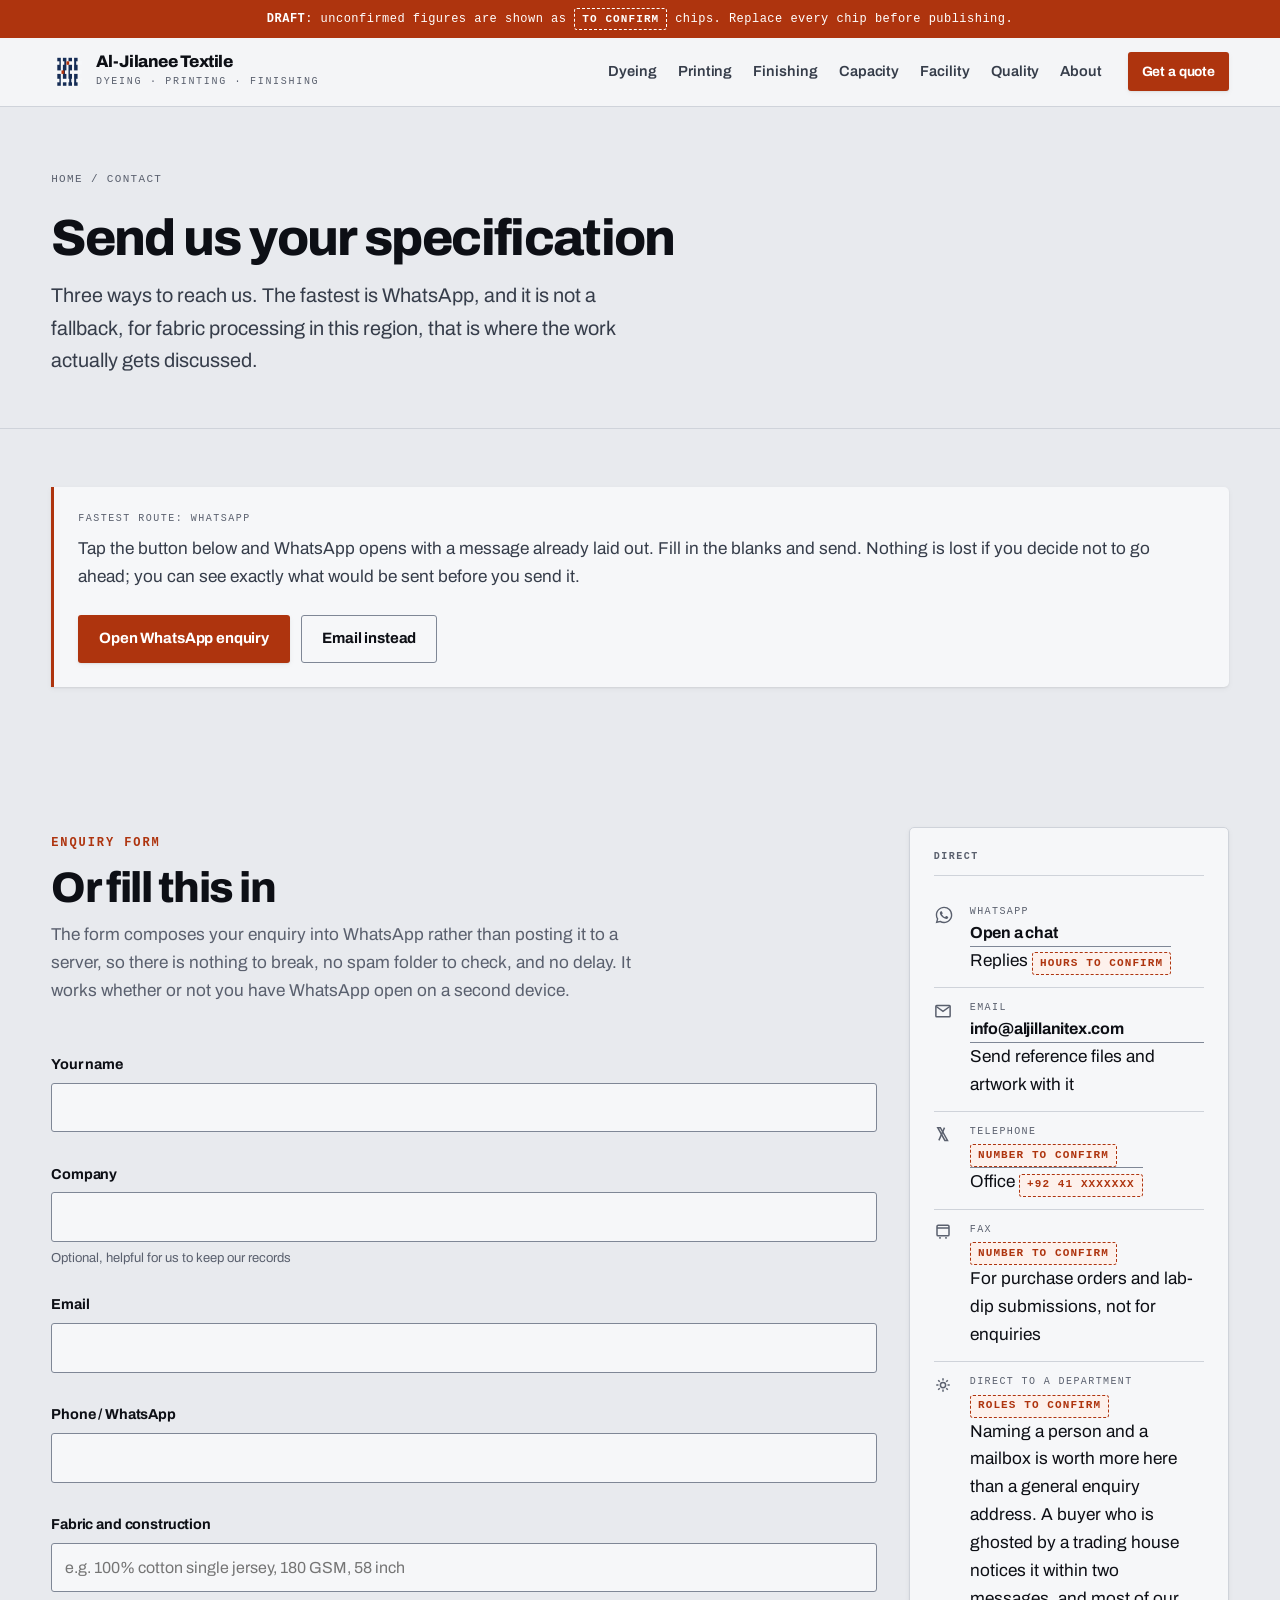
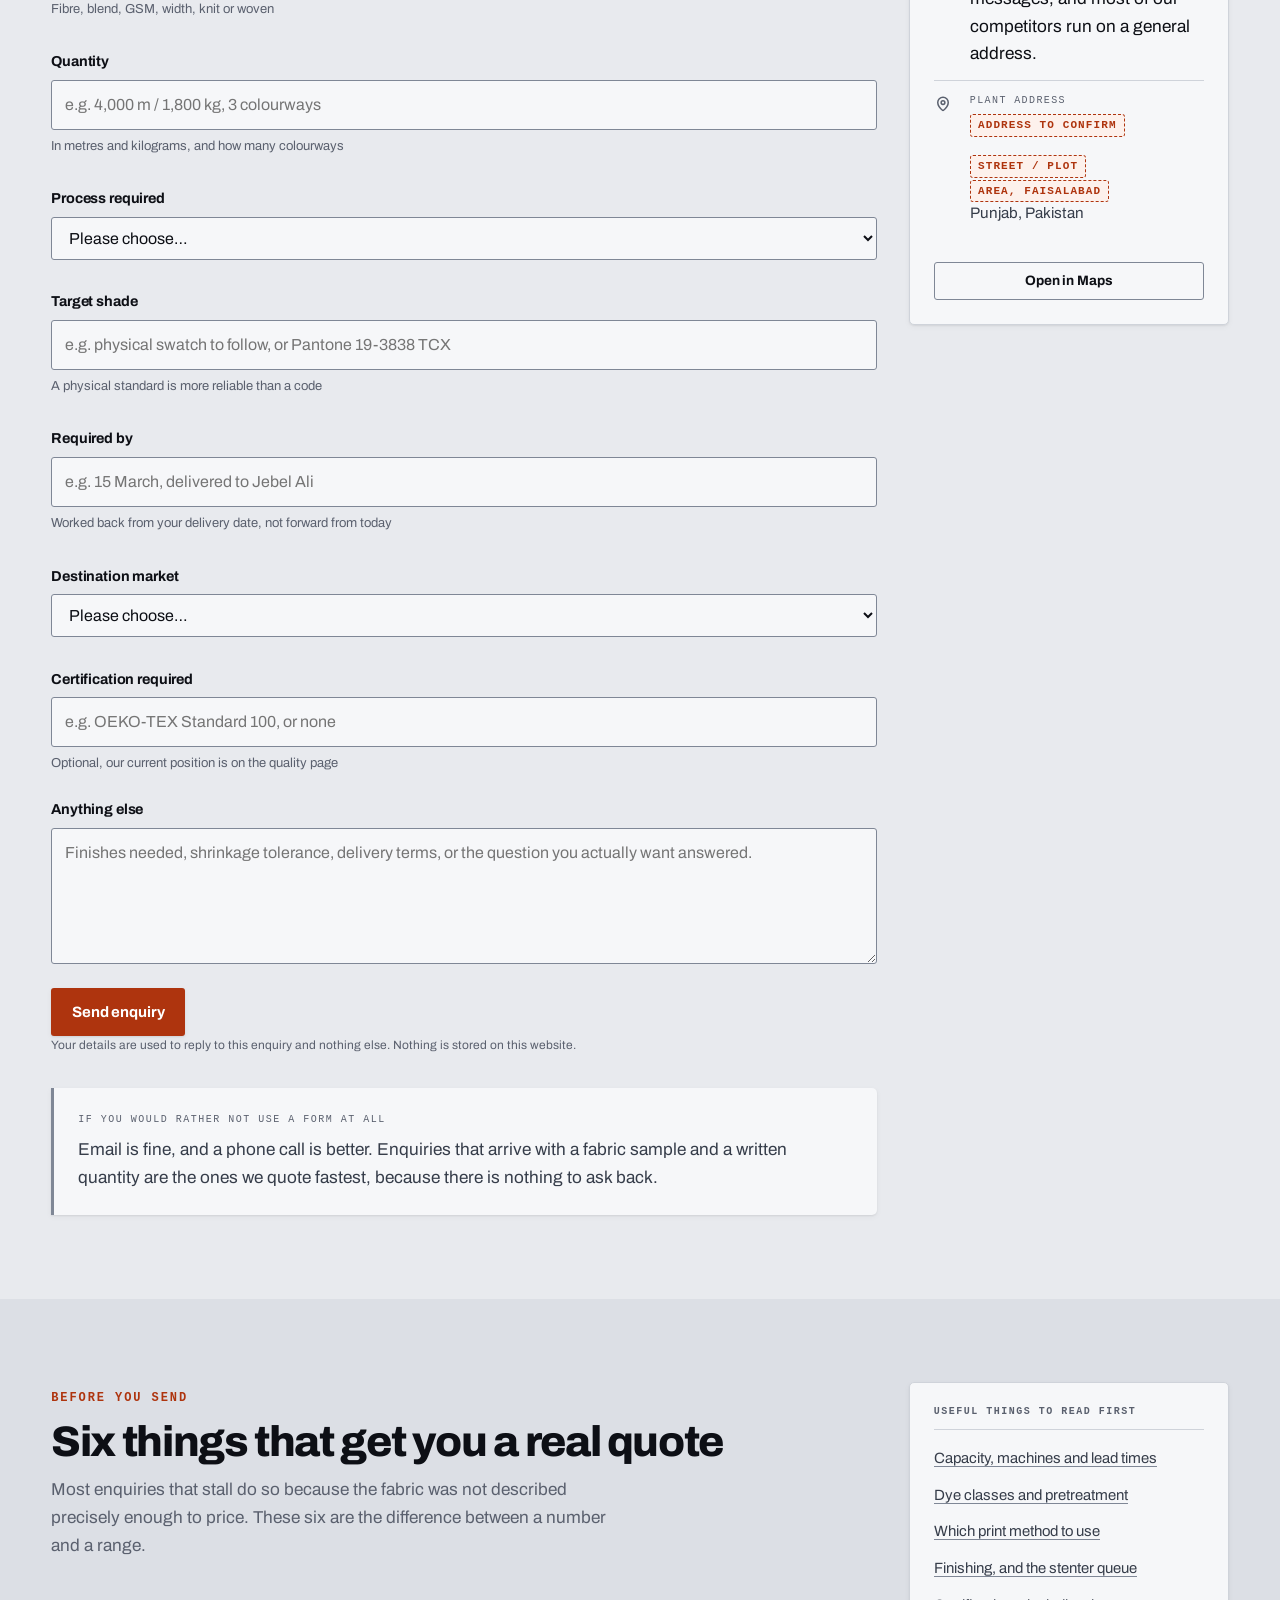
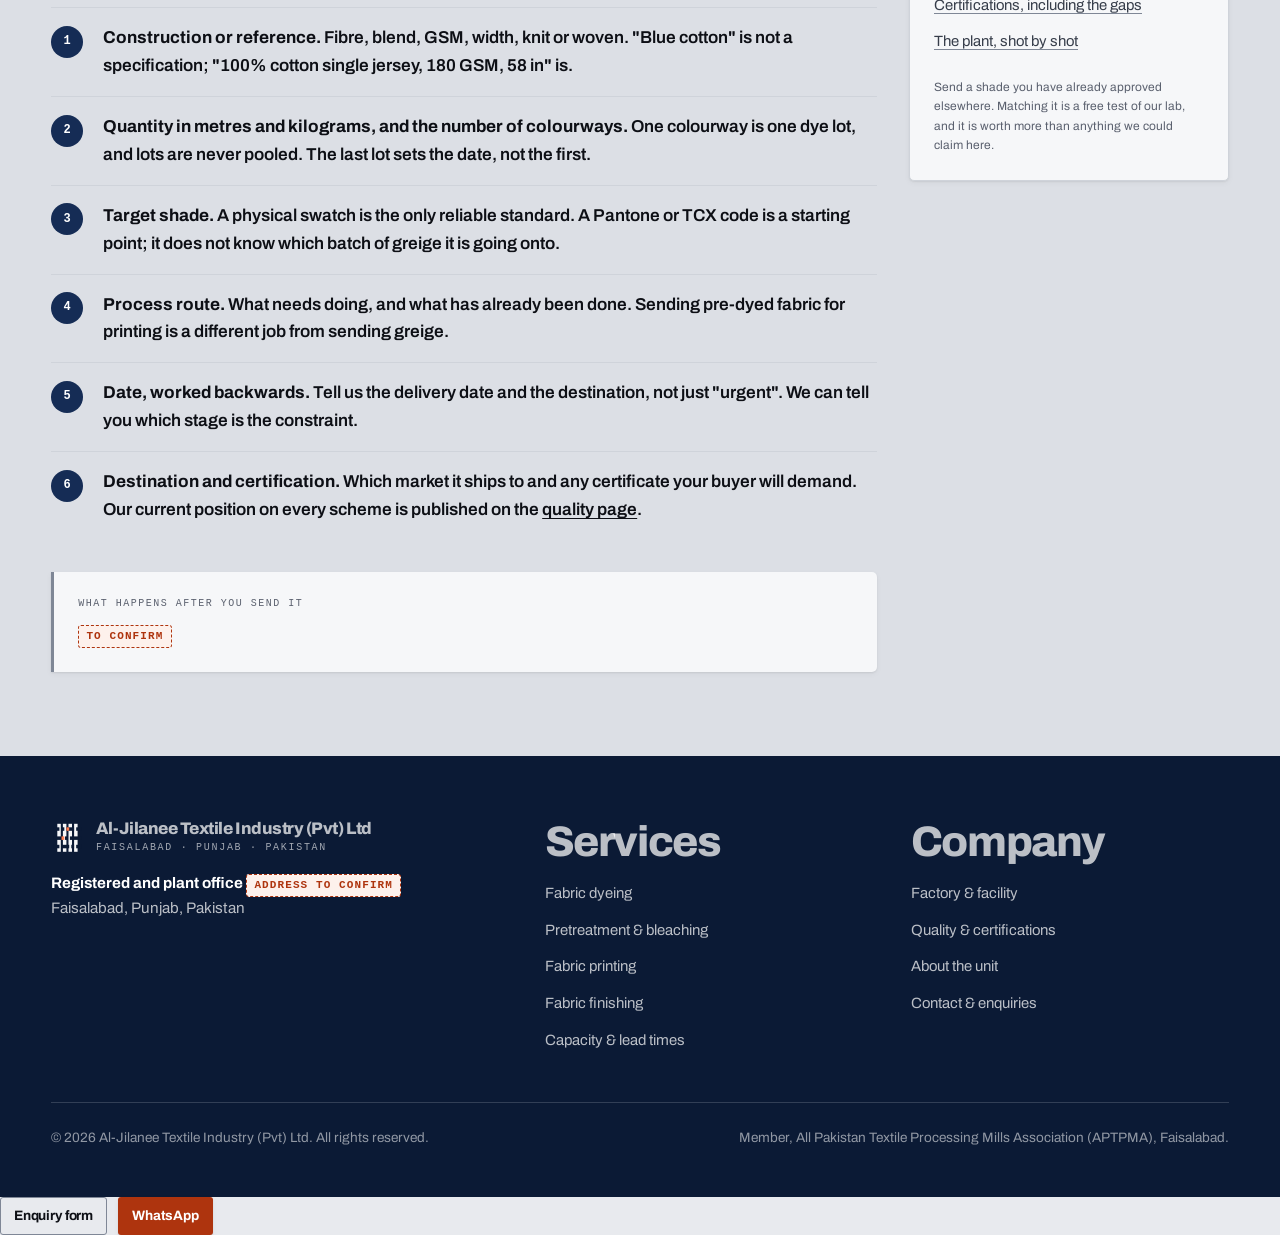
<file: contact.html>
<!DOCTYPE html>
<html lang="en" class="no-js" data-draft="true">
<head>
<meta charset="utf-8">
<!-- Al-Jilanee Textile Industry — CONTACT. Search this file for "EDIT:". -->
<meta name="viewport" content="width=device-width, initial-scale=1">
<title>Contact &amp; Enquiries: Get a Processing Quote | Al-Jilanee Textile</title>
<meta name="description" content="Send a fabric processing specification to Al-Jilanee Textile Industry, Faisalabad. WhatsApp, email and a structured enquiry form. What to include for an accurate quote.">
<link rel="canonical" href="https://www.aljillanitex.com/contact.html">
<meta property="og:type" content="article">
<meta property="og:site_name" content="Al-Jilanee Textile Industry (Pvt) Ltd">
<meta property="og:url" content="https://www.aljillanitex.com/contact.html">
<meta property="og:title" content="Contact &amp; Enquiries | Al-Jilanee Textile">
<meta property="og:description" content="WhatsApp, email, or the enquiry form. We will tell you if we are the wrong fit.">
<meta property="og:image" content="https://www.aljillanitex.com/assets/img/og-default.png">
<meta name="twitter:card" content="summary_large_image">
<meta name="theme-color" content="#0b1a35">
<link rel="icon" href="assets/img/favicon.svg" type="image/svg+xml">
<link rel="apple-touch-icon" href="assets/img/apple-touch-icon.png">
<link rel="manifest" href="site.webmanifest">
<link rel="preload" href="assets/fonts/archivo-var.woff2" as="font" type="font/woff2" crossorigin>
<link rel="stylesheet" href="assets/css/site.css">
<script src="assets/js/site.js" defer></script>
</head>

<body data-wa="923000000000">

<div class="draft-ribbon">
  <strong>DRAFT</strong>: unconfirmed figures are shown as
  <span class="todo" style="border-color:#fff;color:#fff;background:transparent">TO CONFIRM</span>
  chips. Replace every chip before publishing.
</div>

<a class="skip" href="#main">Skip to main content</a>

<header class="site-header">
  <div class="wrap site-header__inner">
    <a class="brand" href="index.html" aria-label="Al-Jilanee Textile Industry, home">
      <svg class="brand__mark" viewBox="0 0 48 48" fill="none" aria-hidden="true" focusable="false">
        <g fill="var(--mark-warp)">
          <rect x="9" y="4" width="5" height="40"/><rect x="17" y="4" width="5" height="40"/>
          <rect x="25" y="4" width="5" height="40"/><rect x="33" y="4" width="5" height="40"/>
        </g>
        <g fill="var(--mark-weft)">
          <rect x="4" y="9" width="8" height="5"/><rect x="15" y="9" width="4" height="5"/>
          <rect x="22" y="9" width="11" height="5"/><rect x="36" y="9" width="8" height="5"/>
          <rect x="4" y="22" width="13" height="5"/><rect x="20" y="22" width="4" height="5"/>
          <rect x="27" y="22" width="17" height="5"/>
          <rect x="4" y="34" width="8" height="5"/><rect x="15" y="34" width="11" height="5"/>
          <rect x="29" y="34" width="4" height="5"/><rect x="36" y="34" width="8" height="5"/>
        </g>
        <g fill="var(--mark-dye)">
          <rect x="15" y="22" width="4" height="5"/><rect x="22" y="9" width="4" height="5"/>
        </g>
      </svg>
      <span>
        <span class="brand__name">Al-Jilanee Textile</span>
        <span class="brand__sub">Dyeing · Printing · Finishing</span>
      </span>
    </a>
    <button class="nav-toggle" type="button" data-nav-toggle aria-expanded="false" aria-controls="site-nav">Menu</button>
    <nav class="nav" id="site-nav" aria-label="Main">
      <ul class="nav__list">
        <li><a class="nav__link" href="dyeing.html">Dyeing</a></li>
        <li><a class="nav__link" href="printing.html">Printing</a></li>
        <li><a class="nav__link" href="finishing.html">Finishing</a></li>
        <li><a class="nav__link" href="capacity.html">Capacity</a></li>
        <li><a class="nav__link" href="facility.html">Facility</a></li>
        <li><a class="nav__link" href="quality.html">Quality</a></li>
        <li><a class="nav__link" href="about.html">About</a></li>
      </ul>
    </nav>
    <a class="btn btn--primary btn--sm header-cta" href="contact.html">Get a quote</a>
  </div>
</header>

<main id="main">

  <section class="pagehead">
    <div class="wrap">
      <nav class="crumbs" aria-label="Breadcrumb">
        <a href="index.html">Home</a> <span aria-hidden="true">/</span> <span aria-current="page">Contact</span>
      </nav>
      <h1>Send us your specification</h1>
      <p class="pagehead__lead">
        Three ways to reach us. The fastest is WhatsApp, and it is not a
        fallback, for fabric processing in this region, that is where the work
        actually gets discussed.
      </p>
    </div>
  </section>

  <!-- ==================================================================
       1. WHATSAPP FIRST
       The primary conversion path. Given a pre-filled message so the buyer
       never faces a blank compose box.
       ================================================================== -->
  <section class="section section--tight">
    <div class="wrap">
      <div class="callout callout--signal">
        <span class="callout__k">Fastest route: WhatsApp</span>
        <p>
          Tap the button below and WhatsApp opens with a message already laid out.
          Fill in the blanks and send. Nothing is lost if you decide not to go
          ahead; you can see exactly what would be sent before you send it.
        </p>
        <div class="btn-row mt-5">
          <a class="btn btn--primary"
             href="https://wa.me/923000000000?text=Hello%2C%20I%20am%20enquiring%20about%20fabric%20processing%20at%20Al-Jilanee%20Textile%2C%20Faisalabad.%0A%0A1.%20Fabric%20%2F%20construction%3A%0A2.%20Quantity%20(metres%20and%20kg)%3A%0A3.%20Number%20of%20colourways%3A%0A4.%20Process%20needed%20(dye%20%2F%20print%20%2F%20finish)%3A%0A5.%20Target%20shade%20standard%3A%0A6.%20Required%20by%20(date)%3A%0A7.%20Destination%20market%3A%0A8.%20Certification%20required%3A" data-wa-msg="Hello, I am enquiring about fabric processing at Al-Jilanee Textile, Faisalabad.&#10;&#10;1. Fabric / construction:&#10;2. Quantity (metres and kg):&#10;3. Number of colourways:&#10;4. Process needed (dye / print / finish):&#10;5. Target shade standard:&#10;6. Required by (date):&#10;7. Destination market:&#10;8. Certification required:"
             target="_blank" rel="noopener">Open WhatsApp enquiry</a>
          <a class="btn btn--ghost" href="mailto:info@aljillanitex.com">Email instead</a>
        </div>
      </div>
    </div>
  </section>

  <!-- ==================================================================
       2. THE FORM + THE RAIL
       The contact block appears in the same order on every page on the
       site — WCAG 2.2 SC 3.2.6 Consistent Help (Level A).
       ================================================================== -->
  <section class="section">
    <div class="wrap">
      <div class="grid grid-sidebar">
        <div>
          <div class="section-head">
            <span class="eyebrow eyebrow--signal">Enquiry form</span>
            <h2>Or fill this in</h2>
            <p>
              The form composes your enquiry into WhatsApp rather than posting it
              to a server, so there is nothing to break, no spam folder to check,
              and no delay. It works whether or not you have WhatsApp open on a
              second device.
            </p>
          </div>

          <!-- WCAG notes for this form:
               1.3.5  autocomplete tokens on name / organisation / email / tel
               3.3.2  persistent visible labels, never placeholder-as-label
               3.3.3  error messages say how to fix the problem
               3.3.8  no CAPTCHA — it would be the one thing on this site
                      that fails WCAG 2.2 AA, and the honeypot field below
                      handles spam without a cognitive test -->
          <form class="form" data-rfq data-source="contact.html" novalidate>

            <div class="field">
              <label for="cf-name">Your name</label>
              <input type="text" id="cf-name" name="name" autocomplete="name" required>
              <span class="field__error" id="err-name"></span>
            </div>

            <div class="field">
              <label for="cf-company">Company</label>
              <input type="text" id="cf-company" name="company" autocomplete="organization">
              <span class="field__hint"><span class="opt">Optional</span>, helpful for us to keep our records</span>
            </div>

            <div class="field">
              <label for="cf-email">Email</label>
              <input type="email" id="cf-email" name="email" autocomplete="email" data-rule="email" required>
              <span class="field__error" id="err-email"></span>
            </div>

            <div class="field">
              <label for="cf-phone">Phone / WhatsApp</label>
              <input type="tel" id="cf-phone" name="phone" autocomplete="tel" data-rule="tel" required>
              <span class="field__error" id="err-phone"></span>
            </div>

            <div class="field">
              <label for="cf-fabric">Fabric and construction</label>
              <input type="text" id="cf-fabric" name="fabric" required
                     placeholder="e.g. 100% cotton single jersey, 180 GSM, 58 inch">
              <span class="field__hint">Fibre, blend, GSM, width, knit or woven</span>
              <span class="field__error" id="err-fabric"></span>
            </div>

            <div class="field">
              <label for="cf-quantity">Quantity</label>
              <input type="text" id="cf-quantity" name="quantity" required
                     placeholder="e.g. 4,000 m / 1,800 kg, 3 colourways">
              <span class="field__hint">In metres and kilograms, and how many colourways</span>
              <span class="field__error" id="err-quantity"></span>
            </div>

            <div class="field">
              <label for="cf-process">Process required</label>
              <select id="cf-process" name="process" required>
                <option value="">Please choose…</option>
                <option>Dyeing only</option>
                <option>Pretreatment and bleaching</option>
                <option>Printing only</option>
                <option>Dyeing and printing</option>
                <option>Printing and finishing</option>
                <option>Full route: dye, print and finish</option>
                <option>Not sure yet, please advise</option>
              </select>
              <span class="field__error" id="err-process"></span>
            </div>

            <div class="field">
              <label for="cf-shade">Target shade</label>
              <input type="text" id="cf-shade" name="shade" required
                     placeholder="e.g. physical swatch to follow, or Pantone 19-3838 TCX">
              <span class="field__hint">A physical standard is more reliable than a code</span>
              <span class="field__error" id="err-shade"></span>
            </div>

            <div class="field">
              <label for="cf-date">Required by</label>
              <input type="text" id="cf-date" name="date" required
                     placeholder="e.g. 15 March, delivered to Jebel Ali">
              <span class="field__hint">Worked back from your delivery date, not forward from today</span>
              <span class="field__error" id="err-date"></span>
            </div>

            <div class="field">
              <label for="cf-market">Destination market</label>
              <select id="cf-market" name="market" required>
                <option value="">Please choose…</option>
                <option>Pakistan: domestic</option>
                <option>Middle East (UAE, Saudi Arabia, Turkey)</option>
                <option>South Asia (Bangladesh, India, Sri Lanka)</option>
                <option>Europe / United Kingdom</option>
                <option>United States</option>
                <option>China or other Far East</option>
                <option>Africa</option>
                <option>Other</option>
              </select>
              <span class="field__error" id="err-market"></span>
            </div>

            <div class="field">
              <label for="cf-cert">Certification required</label>
              <input type="text" id="cf-cert" name="certification"
                     placeholder="e.g. OEKO-TEX Standard 100, or none">
              <span class="field__hint"><span class="opt">Optional</span>, our current position is on the quality page</span>
            </div>

            <div class="field field--full">
              <label for="cf-message">Anything else</label>
              <textarea id="cf-message" name="message" rows="4"
                        placeholder="Finishes needed, shrinkage tolerance, delivery terms, or the question you actually want answered."></textarea>
            </div>

            <!-- Spam control without a CAPTCHA. A hidden field that only a bot
                 would fill in. It is removed from the tab order and from
                 assistive technology. -->
            <div class="hp" aria-hidden="true">
              <label for="cf-company-website">Leave this field empty</label>
              <input type="text" id="cf-company-website" name="company_website" tabindex="-1" autocomplete="off">
            </div>

            <p class="form__status" role="status" aria-live="polite"></p>

            <div class="form__submit">
              <button class="btn btn--primary" type="submit">Send enquiry</button>
              <p class="text-xs text-muted">
                Your details are used to reply to this enquiry and nothing else.
                Nothing is stored on this website.
              </p>
            </div>
          </form>

          <div class="callout mt-6">
            <span class="callout__k">If you would rather not use a form at all</span>
            <p>
              Email is fine, and a phone call is better. Enquiries that arrive
              with a fabric sample and a written quantity are the ones we quote
              fastest, because there is nothing to ask back.
            </p>
          </div>
        </div>

        <!-- The same channels, in the same order, on every page. -->
        <aside class="rail">
          <h2 class="rail__title">Direct</h2>

          <div class="channel">
            <span class="channel__icon" aria-hidden="true">
              <svg width="20" height="20" viewBox="0 0 24 24" fill="currentColor"><path d="M12.04 2C6.58 2 2.13 6.45 2.13 11.91c0 1.75.46 3.46 1.32 4.96L2 22l5.25-1.38a9.9 9.9 0 0 0 4.79 1.22h.01c5.46 0 9.91-4.45 9.91-9.91 0-2.65-1.03-5.14-2.9-7.01A9.82 9.82 0 0 0 12.04 2m0 18.15h-.01a8.2 8.2 0 0 1-4.19-1.15l-.3-.18-3.12.82.83-3.04-.2-.31a8.2 8.2 0 0 1-1.26-4.38c0-4.54 3.7-8.23 8.25-8.23 2.2 0 4.27.86 5.82 2.42a8.19 8.19 0 0 1 2.41 5.82c0 4.54-3.7 8.23-8.23 8.23m4.52-6.16c-.25-.12-1.47-.72-1.69-.81-.23-.08-.39-.12-.56.13-.16.24-.64.8-.78.97-.15.16-.29.18-.53.06-.25-.13-1.05-.39-1.99-1.23-.74-.66-1.23-1.47-1.38-1.72-.14-.25-.01-.38.11-.5.11-.11.25-.29.37-.43.13-.15.17-.25.25-.41.08-.17.04-.31-.02-.43-.06-.12-.56-1.34-.76-1.84-.2-.48-.4-.42-.56-.43h-.47c-.17 0-.43.06-.66.31-.22.25-.86.85-.86 2.07s.89 2.4 1.01 2.56c.12.17 1.74 2.67 4.23 3.74.59.26 1.05.41 1.41.52.59.19 1.13.16 1.56.1.47-.07 1.47-.6 1.68-1.18.2-.58.2-1.07.15-1.18-.06-.11-.22-.17-.47-.29"/></svg>
            </span>
            <span>
              <span class="channel__k">WhatsApp</span>
              <a class="channel__v" href="https://wa.me/923000000000?text=Hello%2C%20I%20am%20enquiring%20about%20fabric%20processing%20at%20Al-Jilanee%20Textile." data-wa-msg="Hello, I am enquiring about fabric processing at Al-Jilanee Textile."
                 target="_blank" rel="noopener">Open a chat</a>
              <span class="channel__n">Replies <span class="todo">hours to confirm</span></span>
            </span>
          </div>

          <div class="channel">
            <span class="channel__icon" aria-hidden="true">
              <svg width="18" height="18" viewBox="0 0 24 24" fill="none" stroke="currentColor" stroke-width="2"><rect x="2.5" y="4.5" width="19" height="15" rx="1"/><path d="m3 6 9 6.5L21 6"/></svg>
            </span>
            <span>
              <span class="channel__k">Email</span>
              <a class="channel__v" href="mailto:info@aljillanitex.com">info@aljillanitex.com</a>
              <span class="channel__n">Send reference files and artwork with it</span>
            </span>
          </div>

          <div class="channel">
            <span class="channel__icon" aria-hidden="true">
              <svg width="18" height="18" viewBox="0 0 24 24" fill="none" stroke="currentColor" stroke-width="2"><path d="M5 3.5h3.5L18 20.5h-3.5z"/><path d="M14 3.5 6.5 20.5"/></svg>
            </span>
            <span>
              <span class="channel__k">Telephone</span>
              <a class="channel__v" href="tel:+923000000000"><span class="todo">Number to confirm</span></a>
              <span class="channel__n">Office <span class="todo">+92 41 xxxxxxx</span></span>
            </span>
          </div>

          <div class="channel">
            <span class="channel__icon" aria-hidden="true">
              <svg width="18" height="18" viewBox="0 0 24 24" fill="none" stroke="currentColor" stroke-width="2"><rect x="4" y="3" width="16" height="14" rx="1.5"/><path d="M8 18.5v2.5M16 18.5v2.5M4 6.5h16"/></svg>
            </span>
            <span>
              <span class="channel__k">Fax</span>
              <span class="channel__v"><span class="todo">Number to confirm</span></span>
              <span class="channel__n">For purchase orders and lab-dip submissions, not for enquiries</span>
            </span>
          </div>

          <div class="channel">
            <span class="channel__icon" aria-hidden="true">
              <svg width="18" height="18" viewBox="0 0 24 24" fill="none" stroke="currentColor" stroke-width="2"><path d="M12 3v3M12 18v3M3 12h3M18 12h3M5.6 5.6l2.1 2.1M16.3 16.3l2.1 2.1M18.4 5.6l-2.1 2.1M7.7 16.3l-2.1 2.1"/><circle cx="12" cy="12" r="3.5"/></svg>
            </span>
            <span>
              <span class="channel__k">Direct to a department</span>
              <span class="channel__v"><span class="todo">Roles to confirm</span></span>
              <span class="channel__n">
                Naming a person and a mailbox is worth more here than a general
                enquiry address. A buyer who is ghosted by a trading house
                notices it within two messages, and most of our competitors run
                on a general address.
              </span>
            </span>
          </div>

          <div class="channel">
            <span class="channel__icon" aria-hidden="true">
              <svg width="18" height="18" viewBox="0 0 24 24" fill="none" stroke="currentColor" stroke-width="2"><path d="M12 21s7-5.6 7-11a7 7 0 1 0-14 0c0 5.4 7 11 7 11"/><circle cx="12" cy="10" r="2.5"/></svg>
            </span>
            <span>
              <span class="channel__k">Plant address</span>
              <span class="channel__v"><span class="todo">Address to confirm</span></span>
              <address class="addr mt-4">
                <strong><span class="todo">Street / plot</span></strong>
                <span class="todo">Area, Faisalabad</span><br>
                Punjab, Pakistan
              </address>
            </span>
          </div>

          <a class="btn btn--ghost btn--sm btn--block mt-5" href="https://www.google.com/maps/search/?api=1&query=Faisalabad%2C%20Punjab%2C%20Pakistan" target="_blank" rel="noopener">Open in Maps</a>
        </aside>
      </div>
    </div>
  </section>

  <!-- ==================================================================
       3. WHAT TO SEND
       Repeated from the homepage on purpose: a buyer who lands directly
       on this page needs the same briefing.
       ================================================================== -->
  <section class="section section--sunk">
    <div class="wrap">
      <div class="grid grid-sidebar">
        <div>
          <div class="section-head">
            <span class="eyebrow eyebrow--signal">Before you send</span>
            <h2>Six things that get you a real quote</h2>
            <p>
              Most enquiries that stall do so because the fabric was not
              described precisely enough to price. These six are the difference
              between a number and a range.
            </p>
          </div>

          <ol class="brief-list">
            <li><strong>Construction or reference.</strong> Fibre, blend, GSM, width, knit or woven. "Blue cotton" is not a specification; "100% cotton single jersey, 180 GSM, 58 in" is.</li>
            <li><strong>Quantity in metres and kilograms, and the number of colourways.</strong> One colourway is one dye lot, and lots are never pooled. The last lot sets the date, not the first.</li>
            <li><strong>Target shade.</strong> A physical swatch is the only reliable standard. A Pantone or TCX code is a starting point; it does not know which batch of greige it is going onto.</li>
            <li><strong>Process route.</strong> What needs doing, and what has already been done. Sending pre-dyed fabric for printing is a different job from sending greige.</li>
            <li><strong>Date, worked backwards.</strong> Tell us the delivery date and the destination, not just "urgent". We can tell you which stage is the constraint.</li>
            <li><strong>Destination and certification.</strong> Which market it ships to and any certificate your buyer will demand. Our current position on every scheme is published on the <a href="quality.html">quality page</a>.</li>
          </ol>

          <div class="callout mt-6">
            <span class="callout__k">What happens after you send it</span>
            <p>
              <span class="todo">To confirm</span><span class="edit-note">EDIT: state the real response
              commitment and the working hours it applies in. A stated reply time
              is one of the few things on this page a competitor cannot copy
              without lying.
            </span></p>
          </div>
        </div>

        <aside class="rail">
          <h2 class="rail__title">Useful things to read first</h2>
          <ul class="footer-links">
            <li><a href="capacity.html">Capacity, machines and lead times</a></li>
            <li><a href="dyeing.html">Dye classes and pretreatment</a></li>
            <li><a href="printing.html">Which print method to use</a></li>
            <li><a href="finishing.html">Finishing, and the stenter queue</a></li>
            <li><a href="quality.html">Certifications, including the gaps</a></li>
            <li><a href="facility.html">The plant, shot by shot</a></li>
          </ul>
          <p class="text-xs text-muted mt-5">
            Send a shade you have already approved elsewhere. Matching it is a
            free test of our lab, and it is worth more than anything we could
            claim here.
          </p>
        </aside>
      </div>
    </div>
  </section>

</main>

<footer class="site-footer">
  <div class="wrap">
    <div class="footer-grid">
      <div>
        <a class="brand" href="index.html">
          <svg class="brand__mark" viewBox="0 0 48 48" fill="none" aria-hidden="true" focusable="false">
        <g fill="var(--mark-warp)">
          <rect x="9" y="4" width="5" height="40"/><rect x="17" y="4" width="5" height="40"/>
          <rect x="25" y="4" width="5" height="40"/><rect x="33" y="4" width="5" height="40"/>
        </g>
        <g fill="var(--mark-weft)">
          <rect x="4" y="9" width="8" height="5"/><rect x="15" y="9" width="4" height="5"/>
          <rect x="22" y="9" width="11" height="5"/><rect x="36" y="9" width="8" height="5"/>
          <rect x="4" y="22" width="13" height="5"/><rect x="20" y="22" width="4" height="5"/>
          <rect x="27" y="22" width="17" height="5"/>
          <rect x="4" y="34" width="8" height="5"/><rect x="15" y="34" width="11" height="5"/>
          <rect x="29" y="34" width="4" height="5"/><rect x="36" y="34" width="8" height="5"/>
        </g>
        <g fill="var(--mark-dye)">
          <rect x="15" y="22" width="4" height="5"/><rect x="22" y="9" width="4" height="5"/>
        </g>
      </svg>
          <span>
            <span class="brand__name">Al-Jilanee Textile Industry (Pvt) Ltd</span>
            <span class="brand__sub">Faisalabad · Punjab · Pakistan</span>
          </span>
        </a>
        <address class="addr mt-4">
          <strong>Registered and plant office</strong>
          <span class="todo">Address to confirm</span><br>
          Faisalabad, Punjab, Pakistan
        </address>
      </div>
      <div>
        <h2>Services</h2>
        <ul class="footer-links">
          <li><a href="dyeing.html">Fabric dyeing</a></li>
          <li><a href="dyeing.html#pretreatment">Pretreatment &amp; bleaching</a></li>
          <li><a href="printing.html">Fabric printing</a></li>
          <li><a href="finishing.html">Fabric finishing</a></li>
          <li><a href="capacity.html">Capacity &amp; lead times</a></li>
        </ul>
      </div>
      <div>
        <h2>Company</h2>
        <ul class="footer-links">
          <li><a href="facility.html">Factory &amp; facility</a></li>
          <li><a href="quality.html">Quality &amp; certifications</a></li>
          <li><a href="about.html">About the unit</a></li>
          <li><a href="contact.html">Contact &amp; enquiries</a></li>
        </ul>
      </div>
    </div>
    <div class="footer-bottom">
      <p>&copy; <span data-year>2026</span> Al-Jilanee Textile Industry (Pvt) Ltd. All rights reserved.</p>
      <p>Member, All Pakistan Textile Processing Mills Association (APTPMA), Faisalabad.</p>
    </div>
  </div>
</footer>

<div class="wa-bar">
  <a class="btn btn--ghost btn--sm" href="contact.html">Enquiry form</a>
  <a class="btn btn--primary btn--sm" href="https://wa.me/923000000000?text=Hello%2C%20I%20am%20enquiring%20about%20fabric%20processing%20at%20Al-Jilanee%20Textile%2C%20Faisalabad.%0A%0A1.%20Fabric%20%2F%20construction%3A%0A2.%20Quantity%20(metres%20and%20kg)%3A%0A3.%20Process%20needed%3A%0A4.%20Required%20by%3A" data-wa-msg="Hello, I am enquiring about fabric processing at Al-Jilanee Textile, Faisalabad.&#10;&#10;1. Fabric / construction:&#10;2. Quantity (metres and kg):&#10;3. Process needed:&#10;4. Required by:"
     target="_blank" rel="noopener">WhatsApp</a>
</div>

<!-- Contact page structured data. The two pages a buyer is most likely to
     land on from a search both carry a machine-readable description of the
     business and how to reach it. -->
<script type="application/ld+json">
{
  "@context": "https://schema.org",
  "@type": "ContactPage",
  "name": "Contact Al-Jilanee Textile Industry (Pvt) Ltd",
  "url": "https://www.aljillanitex.com/contact.html",
  "mainEntity": { "@id": "https://www.aljillanitex.com/#organization" }
}
</script>

</body>
</html>
</file>
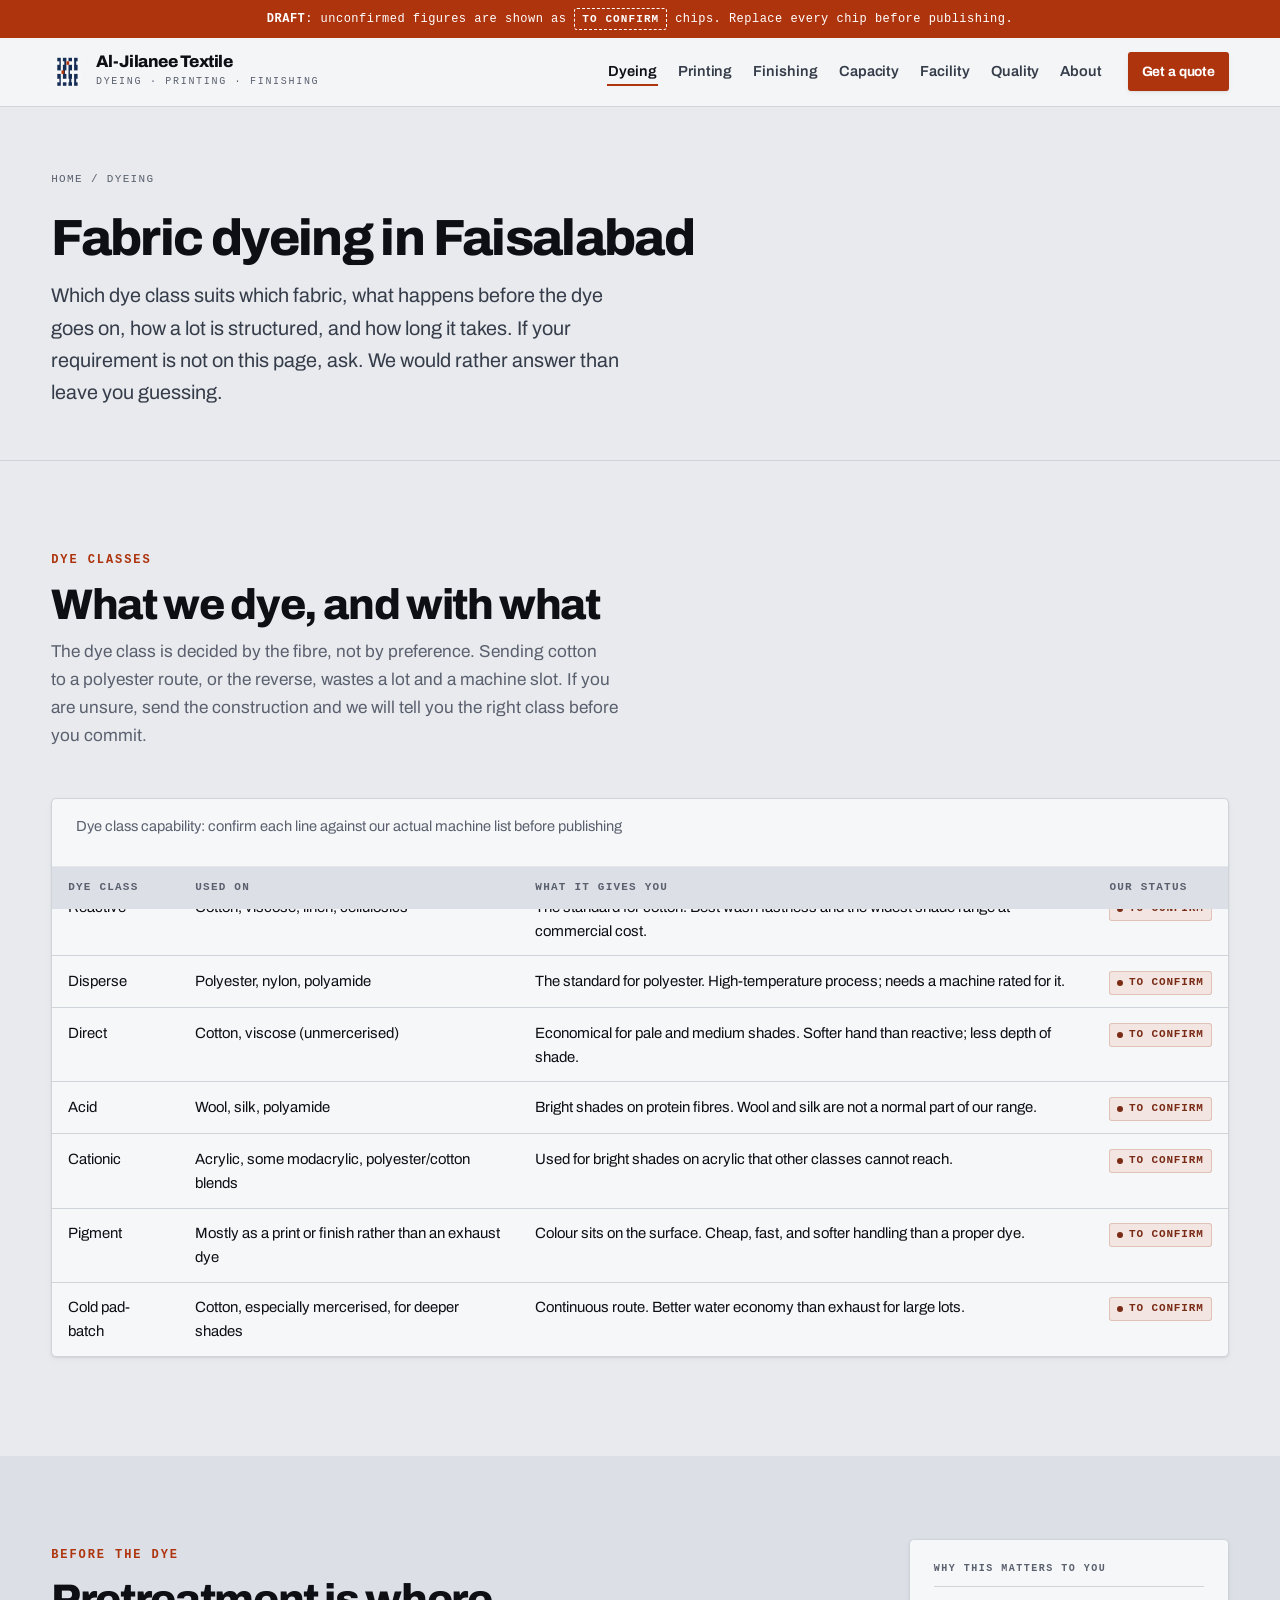
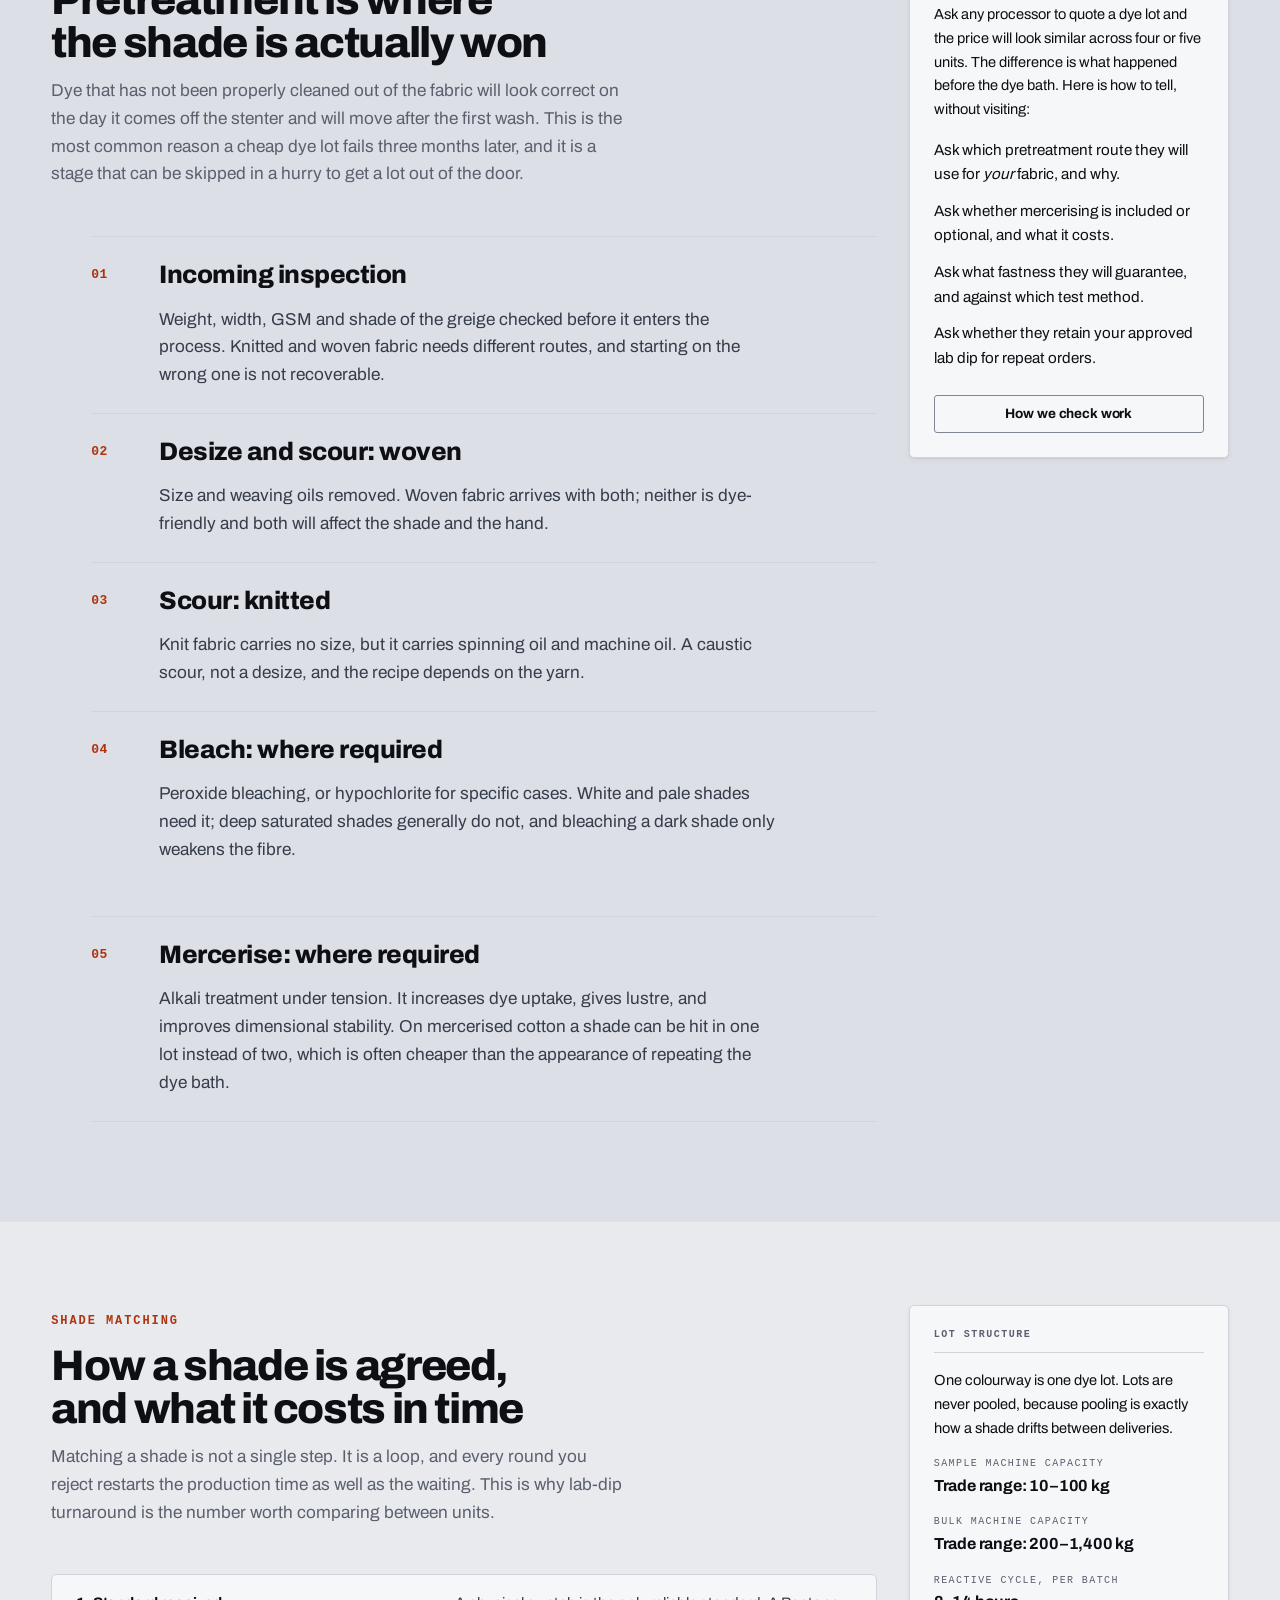
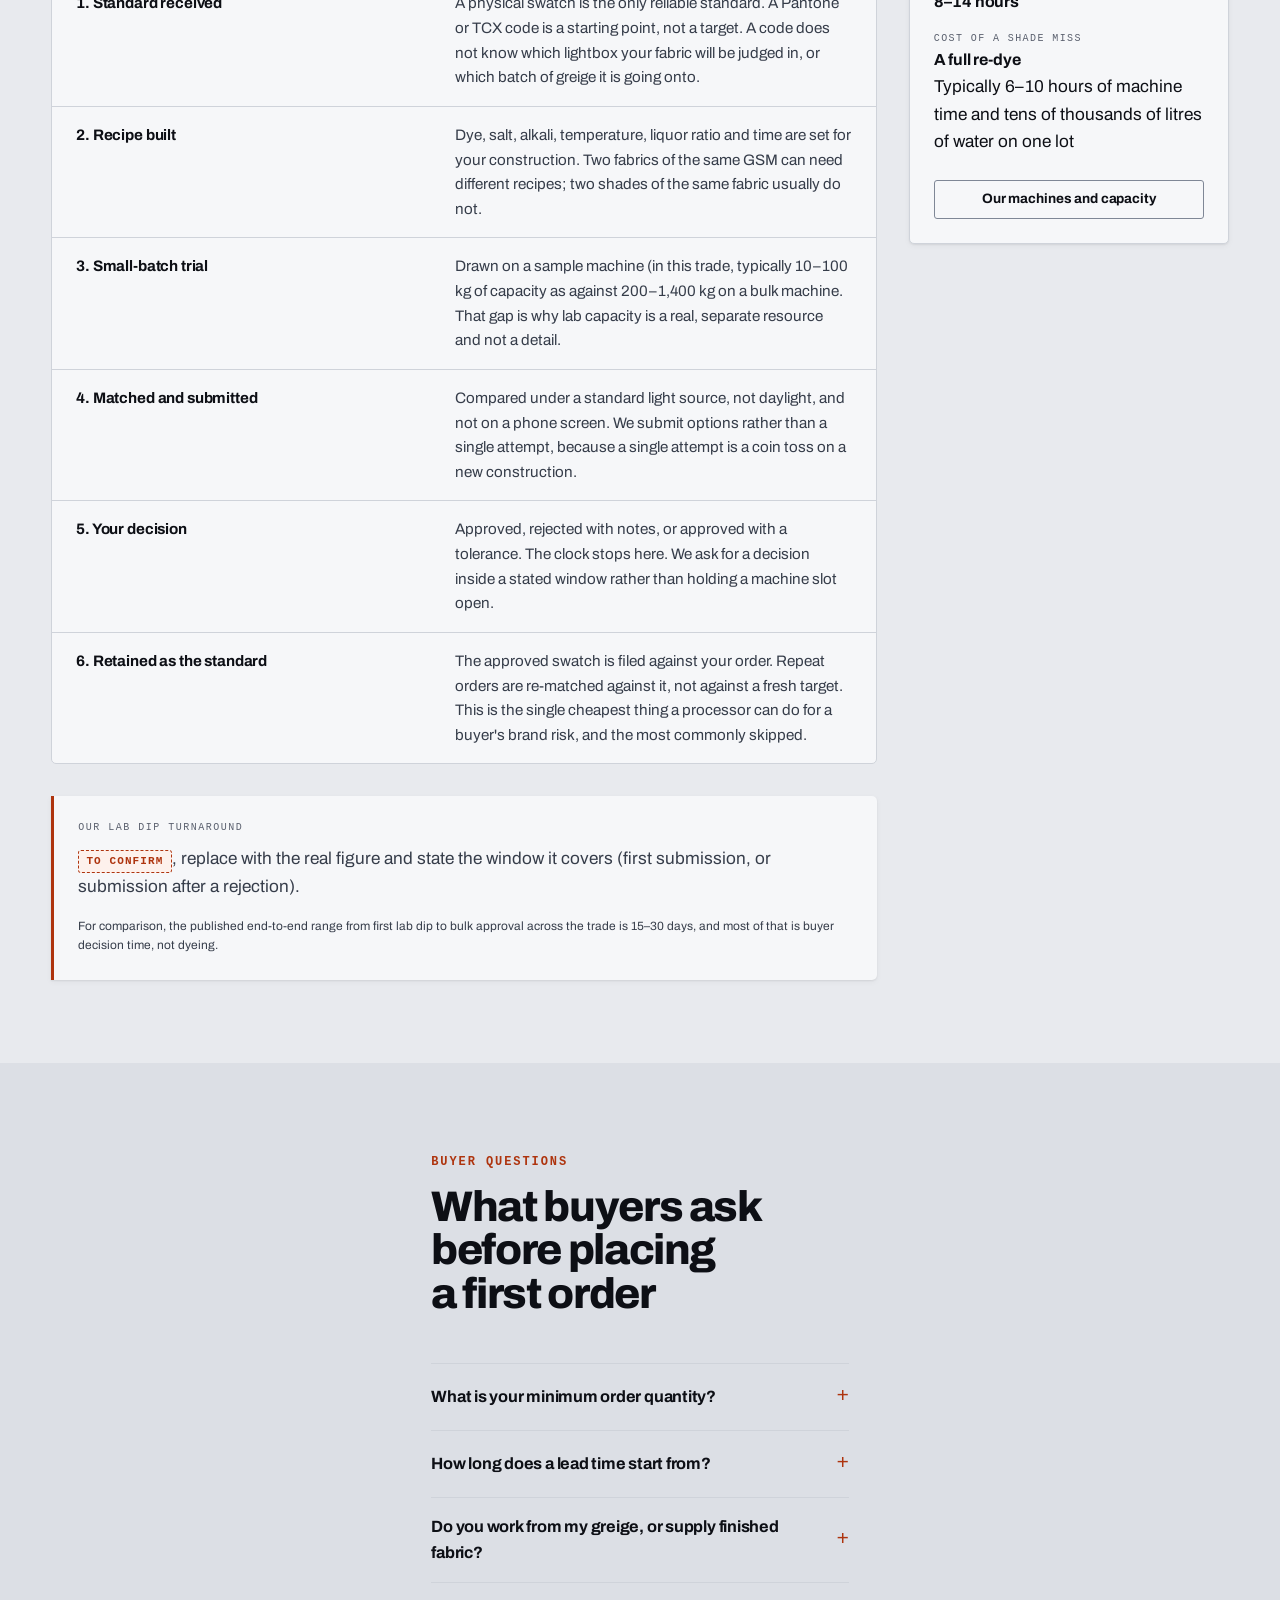
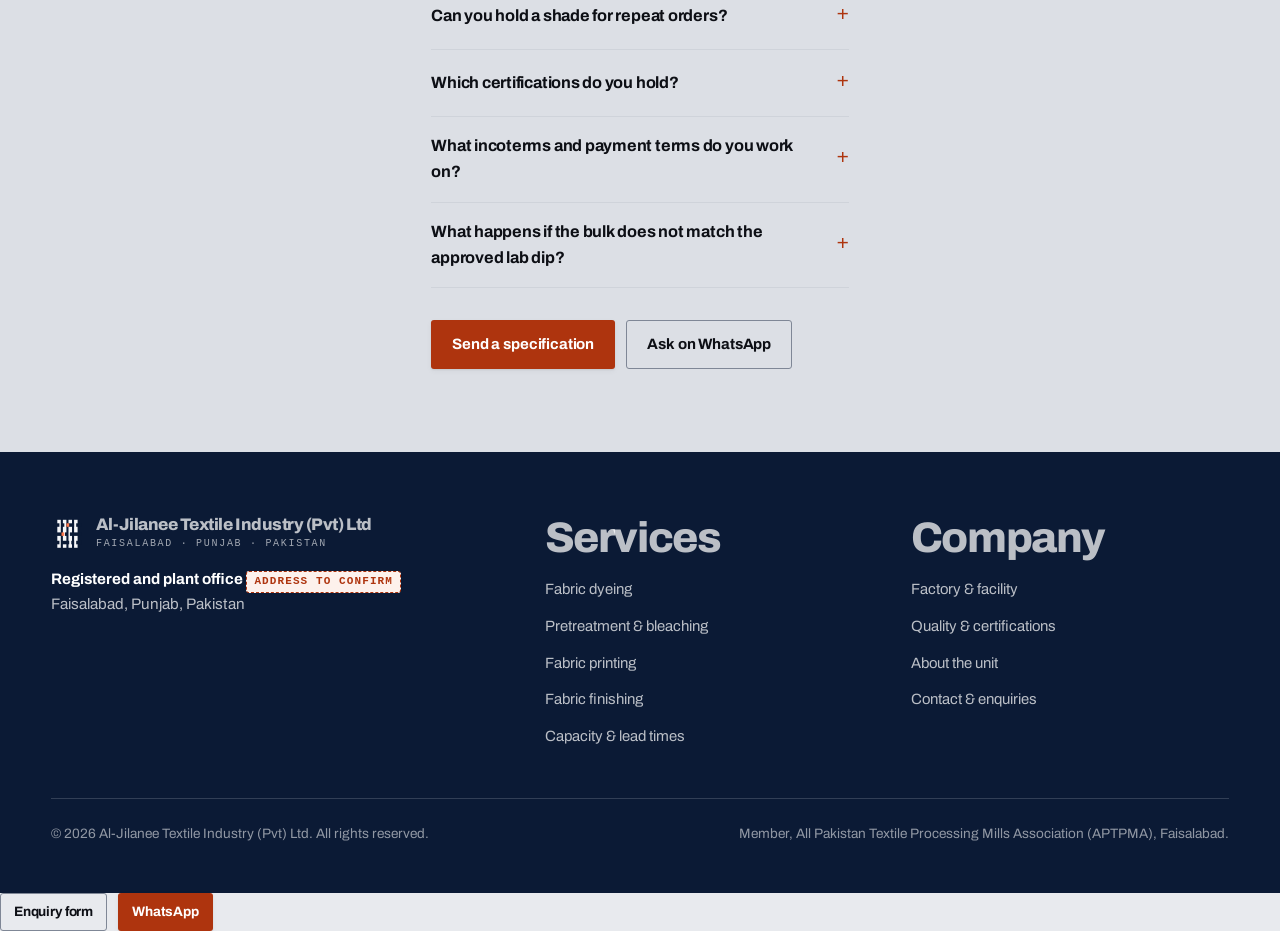
<file: dyeing.html>
<!DOCTYPE html>
<!-- Al-Jilanee Textile Industry — FABRIC DYEING. Search this file for "EDIT:". -->
<html lang="en" class="no-js" data-draft="true">
<head>
<meta charset="utf-8">
<meta name="viewport" content="width=device-width, initial-scale=1">
<title>Reactive &amp; Disperse Fabric Dyeing in Faisalabad | Al-Jilanee Textile</title>
<meta name="description" content="Fabric dyeing in Faisalabad: reactive, disperse, direct, acid, cationic and pigment dyeing on knitted and woven cloth. Published lot sizes, machine list and the stage your lead time starts from.">
<link rel="canonical" href="https://www.aljillanitex.com/dyeing.html">
<meta property="og:type" content="article">
<meta property="og:site_name" content="Al-Jilanee Textile Industry (Pvt) Ltd">
<meta property="og:url" content="https://www.aljillanitex.com/dyeing.html">
<meta property="og:title" content="Reactive &amp; Disperse Fabric Dyeing in Faisalabad | Al-Jilanee Textile">
<meta property="og:description" content="Dye classes, fabric types, lot structure, machines and lead times, published openly.">
<meta property="og:image" content="https://www.aljillanitex.com/assets/img/og-default.png">
<meta name="twitter:card" content="summary_large_image">
<meta name="theme-color" content="#0b1a35">
<link rel="icon" href="assets/img/favicon.svg" type="image/svg+xml">
<link rel="apple-touch-icon" href="assets/img/apple-touch-icon.png">
<link rel="manifest" href="site.webmanifest">
<link rel="preload" href="assets/fonts/archivo-var.woff2" as="font" type="font/woff2" crossorigin>
<link rel="stylesheet" href="assets/css/site.css">
<script src="assets/js/site.js" defer></script>
</head>

<body data-wa="923000000000">

<div class="draft-ribbon">
  <strong>DRAFT</strong>: unconfirmed figures are shown as
  <span class="todo" style="border-color:#fff;color:#fff;background:transparent">TO CONFIRM</span>
  chips. Replace every chip before publishing.
</div>

<a class="skip" href="#main">Skip to main content</a>

<header class="site-header">
  <div class="wrap site-header__inner">
    <a class="brand" href="index.html" aria-label="Al-Jilanee Textile Industry, home">
      <svg class="brand__mark" viewBox="0 0 48 48" fill="none" aria-hidden="true" focusable="false">
        <g fill="var(--mark-warp)">
          <rect x="9" y="4" width="5" height="40"/><rect x="17" y="4" width="5" height="40"/>
          <rect x="25" y="4" width="5" height="40"/><rect x="33" y="4" width="5" height="40"/>
        </g>
        <g fill="var(--mark-weft)">
          <rect x="4" y="9" width="8" height="5"/><rect x="15" y="9" width="4" height="5"/>
          <rect x="22" y="9" width="11" height="5"/><rect x="36" y="9" width="8" height="5"/>
          <rect x="4" y="22" width="13" height="5"/><rect x="20" y="22" width="4" height="5"/>
          <rect x="27" y="22" width="17" height="5"/>
          <rect x="4" y="34" width="8" height="5"/><rect x="15" y="34" width="11" height="5"/>
          <rect x="29" y="34" width="4" height="5"/><rect x="36" y="34" width="8" height="5"/>
        </g>
        <g fill="var(--mark-dye)">
          <rect x="15" y="22" width="4" height="5"/><rect x="22" y="9" width="4" height="5"/>
        </g>
      </svg>
      <span>
        <span class="brand__name">Al-Jilanee Textile</span>
        <span class="brand__sub">Dyeing · Printing · Finishing</span>
      </span>
    </a>
    <button class="nav-toggle" type="button" data-nav-toggle aria-expanded="false" aria-controls="site-nav">Menu</button>
    <nav class="nav" id="site-nav" aria-label="Main">
      <ul class="nav__list">
        <li><a class="nav__link" href="dyeing.html" aria-current="page">Dyeing</a></li>
        <li><a class="nav__link" href="printing.html">Printing</a></li>
        <li><a class="nav__link" href="finishing.html">Finishing</a></li>
        <li><a class="nav__link" href="capacity.html">Capacity</a></li>
        <li><a class="nav__link" href="facility.html">Facility</a></li>
        <li><a class="nav__link" href="quality.html">Quality</a></li>
        <li><a class="nav__link" href="about.html">About</a></li>
      </ul>
    </nav>
    <a class="btn btn--primary btn--sm header-cta" href="contact.html">Get a quote</a>
  </div>
</header>

<main id="main">

  <section class="pagehead">
    <div class="wrap">
      <nav class="crumbs" aria-label="Breadcrumb">
        <a href="index.html">Home</a> <span aria-hidden="true">/</span> <span aria-current="page">Dyeing</span>
      </nav>
      <h1>Fabric dyeing in Faisalabad</h1>
      <p class="pagehead__lead">
        Which dye class suits which fabric, what happens before the dye goes on,
        how a lot is structured, and how long it takes. If your requirement is
        not on this page, ask. We would rather answer than leave you guessing.
      </p>
    </div>
  </section>

  <!-- ==================================================================
       DYE CLASS MATRIX
       This table is the core of the page. It states, for each dye class,
       what it is for and whether we run it. It is honest about the ones we
       do not, which is faster than being found out during an audit.
       ================================================================== -->
  <section class="section">
    <div class="wrap">
      <div class="section-head">
        <span class="eyebrow eyebrow--signal">Dye classes</span>
        <h2>What we dye, and with what</h2>
        <p>
          The dye class is decided by the fibre, not by preference. Sending
          cotton to a polyester route, or the reverse, wastes a lot and a
          machine slot. If you are unsure, send the construction and we will
          tell you the right class before you commit.
        </p>
      </div>

      <div class="table-wrap" tabindex="0" role="region" aria-label="Dye class capability table, scrollable">
        <table class="spec">
          <caption>Dye class capability: confirm each line against our actual machine list before publishing</caption>
          <thead>
            <tr>
              <th scope="col">Dye class</th>
              <th scope="col">Used on</th>
              <th scope="col">What it gives you</th>
              <th scope="col">Our status</th>
            </tr>
          </thead>
          <tbody>
            <tr>
              <td>Reactive</td>
              <td>Cotton, viscose, linen, cellulosics</td>
              <td>The standard for cotton. Best wash fastness and the widest shade range at commercial cost.</td>
              <td><span class="status status--notheld">To confirm</span></td>
            </tr>
            <tr>
              <td>Disperse</td>
              <td>Polyester, nylon, polyamide</td>
              <td>The standard for polyester. High-temperature process; needs a machine rated for it.</td>
              <td><span class="status status--notheld">To confirm</span></td>
            </tr>
            <tr>
              <td>Direct</td>
              <td>Cotton, viscose (unmercerised)</td>
              <td>Economical for pale and medium shades. Softer hand than reactive; less depth of shade.</td>
              <td><span class="status status--notheld">To confirm</span></td>
            </tr>
            <tr>
              <td>Acid</td>
              <td>Wool, silk, polyamide</td>
              <td>Bright shades on protein fibres. Wool and silk are not a normal part of our range.</td>
              <td><span class="status status--notheld">To confirm</span></td>
            </tr>
            <tr>
              <td>Cationic</td>
              <td>Acrylic, some modacrylic, polyester/cotton blends</td>
              <td>Used for bright shades on acrylic that other classes cannot reach.</td>
              <td><span class="status status--notheld">To confirm</span></td>
            </tr>
            <tr>
              <td>Pigment</td>
              <td>Mostly as a print or finish rather than an exhaust dye</td>
              <td>Colour sits on the surface. Cheap, fast, and softer handling than a proper dye.</td>
              <td><span class="status status--notheld">To confirm</span></td>
            </tr>
            <tr>
              <td>Cold pad-batch</td>
              <td>Cotton, especially mercerised, for deeper shades</td>
              <td>Continuous route. Better water economy than exhaust for large lots.</td>
              <td><span class="status status--notheld">To confirm</span></td>
            </tr>
          </tbody>
        </table>
      </div>
      <p class="text-xs text-muted mt-4">
        <span class="edit-note">EDIT: replace each "To confirm" with <span class="status status--held">We run this</span>
        or <span class="status status--notheld">Not offered</span>. A buyer checks this
        table against the machine list on the capacity page. If the two disagree,
        the site loses its credibility entirely.
      </span></p>
    </div>
  </section>

  <!-- ==================================================================
       PRETREATMENT
       The stage buyers know least about and care most about, because it
       decides whether the shade holds.
       ================================================================== -->
  <section class="section section--sunk" id="pretreatment">
    <div class="wrap">
      <div class="grid grid-sidebar">
        <div>
          <div class="section-head">
            <span class="eyebrow eyebrow--signal">Before the dye</span>
            <h2>Pretreatment is where the shade is actually won</h2>
            <p>
              Dye that has not been properly cleaned out of the fabric will look
              correct on the day it comes off the stenter and will move after the
              first wash. This is the most common reason a cheap dye lot fails
              three months later, and it is a stage that can be skipped in a
              hurry to get a lot out of the door.
            </p>
          </div>

          <ol class="flow">
            <li class="flow__step">
              <div class="flow__body">
                <h3>Incoming inspection</h3>
                <p>
                  Weight, width, GSM and shade of the greige checked before it
                  enters the process. Knitted and woven fabric needs different
                  routes, and starting on the wrong one is not recoverable.
                </p>
              </div>
            </li>
            <li class="flow__step">
              <div class="flow__body">
                <h3>Desize and scour: woven</h3>
                <p>
                  Size and weaving oils removed. Woven fabric arrives with both;
                  neither is dye-friendly and both will affect the shade and the
                  hand.
                </p>
              </div>
            </li>
            <li class="flow__step">
              <div class="flow__body">
                <h3>Scour: knitted</h3>
                <p>
                  Knit fabric carries no size, but it carries spinning oil and
                  machine oil. A caustic scour, not a desize, and the recipe
                  depends on the yarn.
                </p>
              </div>
            </li>
            <li class="flow__step">
              <div class="flow__body">
                <h3>Bleach: where required</h3>
                <p>
                  Peroxide bleaching, or hypochlorite for specific cases. White
                  and pale shades need it; deep saturated shades generally do
                  not, and bleaching a dark shade only weakens the fibre.
                </p>
                <p class="flow__meta"><span class="edit-note">EDIT: our bleaching route. EDIT: do we mercerise?</span></p>
              </div>
            </li>
            <li class="flow__step">
              <div class="flow__body">
                <h3>Mercerise: where required</h3>
                <p>
                  Alkali treatment under tension. It increases dye uptake,
                  gives lustre, and improves dimensional stability. On mercerised
                  cotton a shade can be hit in one lot instead of two, which is
                  often cheaper than the appearance of repeating the dye bath.
                </p>
              </div>
            </li>
          </ol>
        </div>

        <aside class="rail">
          <h2 class="rail__title">Why this matters to you</h2>
          <p class="text-sm">
            Ask any processor to quote a dye lot and the price will look similar
            across four or five units. The difference is what happened before the
            dye bath. Here is how to tell, without visiting:
          </p>
          <ul class="footer-links mt-4">
            <li>Ask which pretreatment route they will use for <em>your</em> fabric, and why.</li>
            <li>Ask whether mercerising is included or optional, and what it costs.</li>
            <li>Ask what fastness they will guarantee, and against which test method.</li>
            <li>Ask whether they retain your approved lab dip for repeat orders.</li>
          </ul>
          <a class="btn btn--ghost btn--sm btn--block mt-5" href="quality.html">How we check work</a>
        </aside>
      </div>
    </div>
  </section>

  <!-- ==================================================================
       SHADE MATCHING
       The buyer-facing process. This is what converts an enquiry into an
       order, and it is the strongest premium claim a unit can make.
       ================================================================== -->
  <section class="section">
    <div class="wrap">
      <div class="grid grid-sidebar">
        <div>
          <div class="section-head">
            <span class="eyebrow eyebrow--signal">Shade matching</span>
            <h2>How a shade is agreed, and what it costs in time</h2>
            <p>
              Matching a shade is not a single step. It is a loop, and every
              round you reject restarts the production time as well as the
              waiting. This is why lab-dip turnaround is the number worth
              comparing between units.
            </p>
          </div>

          <div class="deflist">
            <div class="deflist__row">
              <dt>1. Standard received</dt>
              <dd>
                A physical swatch is the only reliable standard. A Pantone or TCX
                code is a starting point, not a target. A code does not know
                which lightbox your fabric will be judged in, or which batch of
                greige it is going onto.
              </dd>
            </div>
            <div class="deflist__row">
              <dt>2. Recipe built</dt>
              <dd>
                Dye, salt, alkali, temperature, liquor ratio and time are set for
                your construction. Two fabrics of the same GSM can need different
                recipes; two shades of the same fabric usually do not.
              </dd>
            </div>
            <div class="deflist__row">
              <dt>3. Small-batch trial</dt>
              <dd>
                Drawn on a sample machine (in this trade, typically 10–100 kg of
                capacity as against 200–1,400 kg on a bulk machine. That gap is
                why lab capacity is a real, separate resource and not a detail.
              </dd>
            </div>
            <div class="deflist__row">
              <dt>4. Matched and submitted</dt>
              <dd>
                Compared under a standard light source, not daylight, and not on
                a phone screen. We submit options rather than a single attempt,
                because a single attempt is a coin toss on a new construction.
              </dd>
            </div>
            <div class="deflist__row">
              <dt>5. Your decision</dt>
              <dd>
                Approved, rejected with notes, or approved with a tolerance. The
                clock stops here. We ask for a decision inside a stated window
                rather than holding a machine slot open.
              </dd>
            </div>
            <div class="deflist__row">
              <dt>6. Retained as the standard</dt>
              <dd>
                The approved swatch is filed against your order. Repeat orders are
                re-matched against it, not against a fresh target. This is the
                single cheapest thing a processor can do for a buyer's brand
                risk, and the most commonly skipped.
              </dd>
            </div>
          </div>

          <div class="callout callout--signal mt-6">
            <span class="callout__k">Our lab dip turnaround</span>
            <p>
              <span class="todo">To confirm</span>, replace with the real figure
              and state the window it covers (first submission, or submission
              after a rejection).
            </p>
            <p class="text-xs mt-4">
              For comparison, the published end-to-end range from first lab dip to
              bulk approval across the trade is 15–30 days, and most of that is
              buyer decision time, not dyeing.
            </p>
          </div>
        </div>

        <aside class="rail">
          <h2 class="rail__title">Lot structure</h2>
          <p class="text-sm">
            One colourway is one dye lot. Lots are never pooled, because pooling
            is exactly how a shade drifts between deliveries.
          </p>
          <div class="stack mt-4">
            <div>
              <span class="channel__k">Sample machine capacity</span>
              <span class="channel__v val">Trade range: 10–100 kg</span>
            </div>
            <div>
              <span class="channel__k">Bulk machine capacity</span>
              <span class="channel__v val">Trade range: 200–1,400 kg</span>
            </div>
            <div>
              <span class="channel__k">Reactive cycle, per batch</span>
              <span class="channel__v val">8–14 hours</span>
            </div>
            <div>
              <span class="channel__k">Cost of a shade miss</span>
              <span class="channel__v val">A full re-dye</span>
              <span class="channel__n">Typically 6–10 hours of machine time and tens of thousands of litres of water on one lot</span>
            </div>
          </div>
          <a class="btn btn--ghost btn--sm btn--block mt-5" href="capacity.html">Our machines and capacity</a>
        </aside>
      </div>
    </div>
  </section>

  <!-- ==================================================================
       BUYER QUESTIONS
       Written because buyers ask them, not for markup. FAQ structured data
       was removed from Google Search in May 2026 and is deliberately absent.
       ================================================================== -->
  <section class="section section--sunk">
    <div class="wrap measure-narrow">
      <div class="section-head">
        <span class="eyebrow eyebrow--signal">Buyer questions</span>
        <h2>What buyers ask before placing a first order</h2>
      </div>

      <div class="qa">
        <details class="qa__item">
          <summary class="qa__q">What is your minimum order quantity?</summary>
          <div class="qa__a">
            <p>
              <span class="todo">To confirm</span><span class="edit-note">EDIT: state the real minimum,
              and state it per colourway rather than per order, because that is
              how it actually works.
            </span></p>
            <p>
              For context: a continuous dyeing route commonly starts around
              1,000 metres per colourway, and mills will often decline anything
              under about 10,000 metres for a first programme. If your quantity is
              below those numbers, say so in your first message. The answer is
              usually a different route rather than no.
            </p>
          </div>
        </details>

        <details class="qa__item">
          <summary class="qa__q">How long does a lead time start from?</summary>
          <div class="qa__a">
            <p>
              From shade approval, not from the purchase order. Published ranges
              in this trade are 30–60 days for dyeing after approval, and 20–40
              days for printing after sample approval. If a unit quotes you 45
              days "from order", ask what happens during the approval wait.
            </p>
          </div>
        </details>

        <details class="qa__item">
          <summary class="qa__q">Do you work from my greige, or supply finished fabric?</summary>
          <div class="qa__a">
            <p>
              Both. We process fabric you supply, and we can also work on stocked
              greige. <span class="todo">To confirm</span><span class="edit-note">EDIT: confirm what is actually available
              and at what minimum.</span>
            </p>
            <p>
              If you supply the greige, the fabric is checked on arrival: weight,
              width, GSM and shade. Anything outside the agreed tolerance is
              raised with you before it enters the process, not after.
            </p>
          </div>
        </details>

        <details class="qa__item">
          <summary class="qa__q">Can you hold a shade for repeat orders?</summary>
          <div class="qa__a">
            <p>
              <span class="todo">To confirm</span><span class="edit-note">EDIT: if approved swatches are
              filed and repeats are matched against them, say so plainly. This is
              the single most valuable answer on this page for a buyer with a
              brand to protect.
            </span></p>
          </div>
        </details>

        <details class="qa__item">
          <summary class="qa__q">Which certifications do you hold?</summary>
          <div class="qa__a">
            <p>
              Listed in full, including the ones we do not hold, on the
              <a href="quality.html">quality page</a>. We do not publish a
              certificate we cannot produce on request, with its number and expiry
              date.
            </p>
          </div>
        </details>

        <details class="qa__item">
          <summary class="qa__q">What incoterms and payment terms do you work on?</summary>
          <div class="qa__a">
            <p>
              <span class="todo">To confirm</span><span class="edit-note">EDIT: FOB, CIF and DDP are the
              terms normally seen in this trade, with payment by letter of credit
              or by transfer, usually part advance and balance against shipping
              documents. State only what you can actually offer.
            </span></p>
          </div>
        </details>

        <details class="qa__item">
          <summary class="qa__q">What happens if the bulk does not match the approved lab dip?</summary>
          <div class="qa__a">
            <p>
              <span class="todo">To confirm</span><span class="edit-note">EDIT: state your remedy
              policy (replacement, rework or credit) and the window in which a
              claim must be raised. Buyers compare this answer more closely than
              most, because it decides who carries the risk of a lot.
            </span></p>
          </div>
        </details>
      </div>

      <div class="btn-row mt-6">
        <a class="btn btn--primary" href="contact.html">Send a specification</a>
        <a class="btn btn--ghost" href="https://wa.me/923000000000?text=Hello%2C%20I%20have%20a%20dyeing%20requirement%20for%20Al-Jilanee%20Textile.%0A%0AFabric%20%2F%20construction%3A%0AQuantity%20(m%20and%20kg)%3A%0ANumber%20of%20colourways%3A%0ATarget%20shade%20standard%3A%0ATarget%20date%3A" data-wa-msg="Hello, I have a dyeing requirement for Al-Jilanee Textile.&#10;&#10;Fabric / construction:&#10;Quantity (m and kg):&#10;Number of colourways:&#10;Target shade standard:&#10;Target date:"
           target="_blank" rel="noopener">Ask on WhatsApp</a>
      </div>
    </div>
  </section>

</main>

<footer class="site-footer">
  <div class="wrap">
    <div class="footer-grid">
      <div>
        <a class="brand" href="index.html">
          <svg class="brand__mark" viewBox="0 0 48 48" fill="none" aria-hidden="true" focusable="false">
        <g fill="var(--mark-warp)">
          <rect x="9" y="4" width="5" height="40"/><rect x="17" y="4" width="5" height="40"/>
          <rect x="25" y="4" width="5" height="40"/><rect x="33" y="4" width="5" height="40"/>
        </g>
        <g fill="var(--mark-weft)">
          <rect x="4" y="9" width="8" height="5"/><rect x="15" y="9" width="4" height="5"/>
          <rect x="22" y="9" width="11" height="5"/><rect x="36" y="9" width="8" height="5"/>
          <rect x="4" y="22" width="13" height="5"/><rect x="20" y="22" width="4" height="5"/>
          <rect x="27" y="22" width="17" height="5"/>
          <rect x="4" y="34" width="8" height="5"/><rect x="15" y="34" width="11" height="5"/>
          <rect x="29" y="34" width="4" height="5"/><rect x="36" y="34" width="8" height="5"/>
        </g>
        <g fill="var(--mark-dye)">
          <rect x="15" y="22" width="4" height="5"/><rect x="22" y="9" width="4" height="5"/>
        </g>
      </svg>
          <span>
            <span class="brand__name">Al-Jilanee Textile Industry (Pvt) Ltd</span>
            <span class="brand__sub">Faisalabad · Punjab · Pakistan</span>
          </span>
        </a>
        <address class="addr mt-4">
          <strong>Registered and plant office</strong>
          <span class="todo">Address to confirm</span><br>
          Faisalabad, Punjab, Pakistan
        </address>
      </div>
      <div>
        <h2>Services</h2>
        <ul class="footer-links">
          <li><a href="dyeing.html">Fabric dyeing</a></li>
          <li><a href="dyeing.html#pretreatment">Pretreatment &amp; bleaching</a></li>
          <li><a href="printing.html">Fabric printing</a></li>
          <li><a href="finishing.html">Fabric finishing</a></li>
          <li><a href="capacity.html">Capacity &amp; lead times</a></li>
        </ul>
      </div>
      <div>
        <h2>Company</h2>
        <ul class="footer-links">
          <li><a href="facility.html">Factory &amp; facility</a></li>
          <li><a href="quality.html">Quality &amp; certifications</a></li>
          <li><a href="about.html">About the unit</a></li>
          <li><a href="contact.html">Contact &amp; enquiries</a></li>
        </ul>
      </div>
    </div>
    <div class="footer-bottom">
      <p>&copy; <span data-year>2026</span> Al-Jilanee Textile Industry (Pvt) Ltd. All rights reserved.</p>
      <p>Member, All Pakistan Textile Processing Mills Association (APTPMA), Faisalabad.</p>
    </div>
  </div>
</footer>

<div class="wa-bar">
  <a class="btn btn--ghost btn--sm" href="contact.html">Enquiry form</a>
  <a class="btn btn--primary btn--sm" href="https://wa.me/923000000000?text=Hello%2C%20I%20have%20a%20dyeing%20requirement%20for%20Al-Jilanee%20Textile%2C%20Faisalabad.%0A%0AFabric%20%2F%20construction%3A%0AQuantity%20(m%20and%20kg)%3A%0ANumber%20of%20colourways%3A%0ATarget%20date%3A" data-wa-msg="Hello, I have a dyeing requirement for Al-Jilanee Textile, Faisalabad.&#10;&#10;Fabric / construction:&#10;Quantity (m and kg):&#10;Number of colourways:&#10;Target date:"
     target="_blank" rel="noopener">WhatsApp</a>
</div>


<!-- Structured data. Two of the nine Faisalabad competitor sites audited
     ship any JSON-LD at all. This is free, invisible, and it is what makes
     the page parseable by a procurement system or an AI assistant rather
     than a picture of a page. -->
<script type="application/ld+json">
{
  "@context": "https://schema.org",
  "@graph": [
    {
      "@type": "WebPage",
      "@id": "https://www.aljillanitex.com/dyeing.html#webpage",
      "url": "https://www.aljillanitex.com/dyeing.html",
      "name": "Fabric Dyeing in Faisalabad | Al-Jilanee Textile Industry",
      "isPartOf": { "@id": "https://www.aljillanitex.com/#website" },
      "about": { "@id": "https://www.aljillanitex.com/#organization" },
      "breadcrumb": { "@id": "https://www.aljillanitex.com/dyeing.html#breadcrumb" },
      "inLanguage": "en"
    },
    {
      "@type": "BreadcrumbList",
      "@id": "https://www.aljillanitex.com/dyeing.html#breadcrumb",
      "itemListElement": [
        { "@type": "ListItem", "position": 1, "name": "Home", "item": "https://www.aljillanitex.com/" },
        { "@type": "ListItem", "position": 2, "name": "Fabric Dyeing in Faisalabad", "item": "https://www.aljillanitex.com/dyeing.html" }
      ]
    }
  ]
}
</script>

</body></html>
</file>
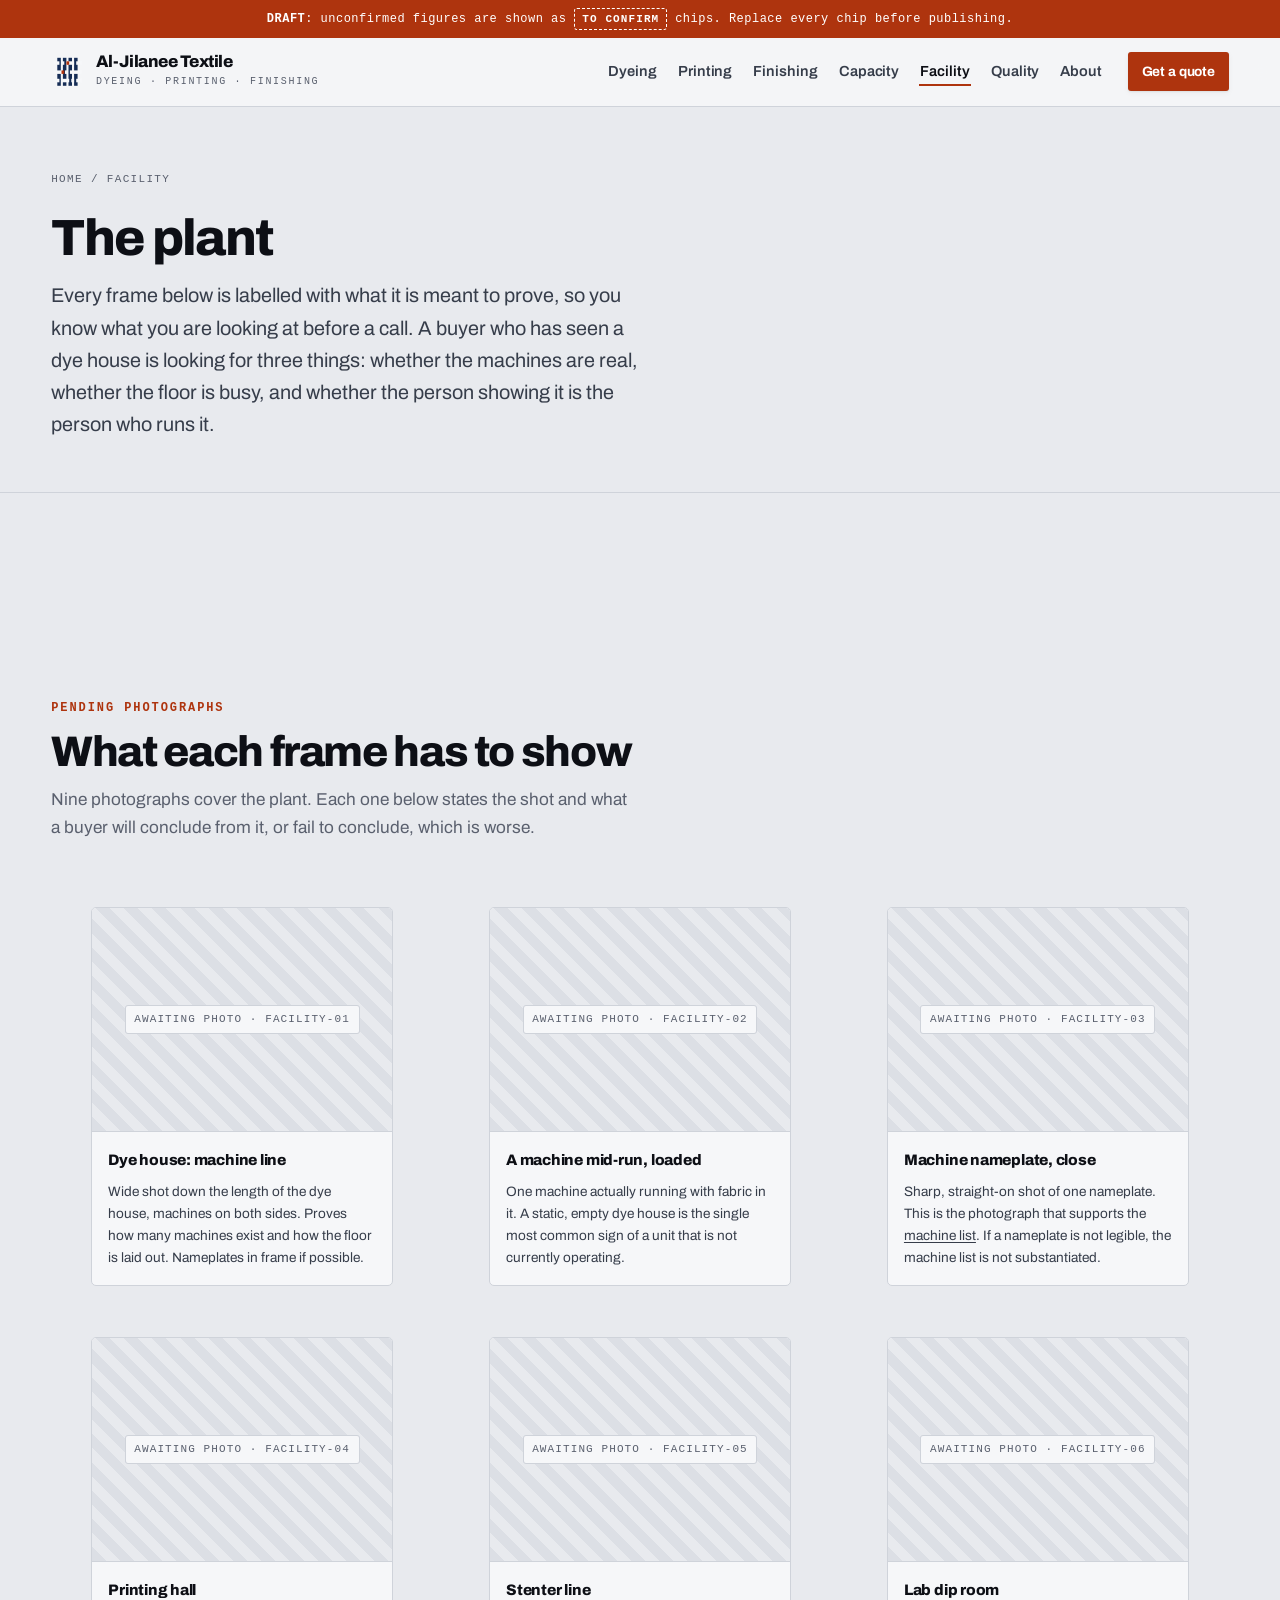
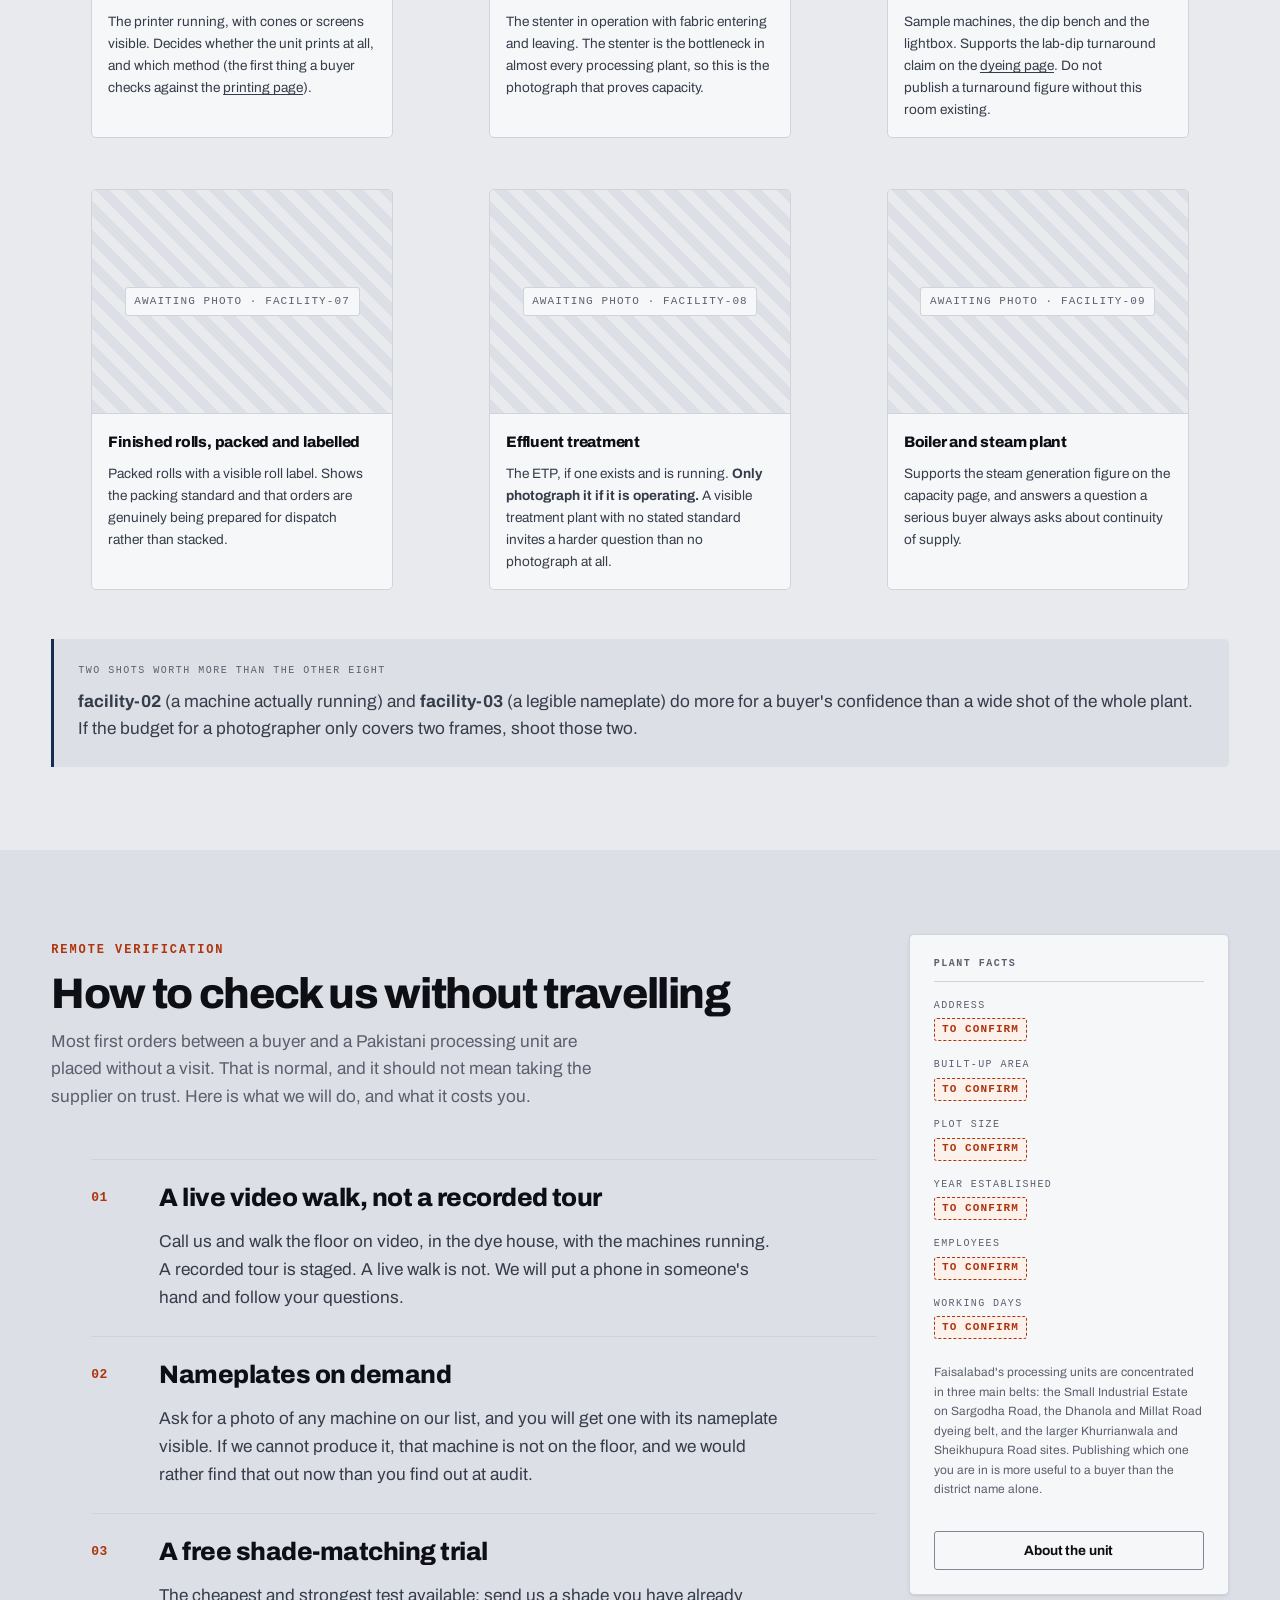
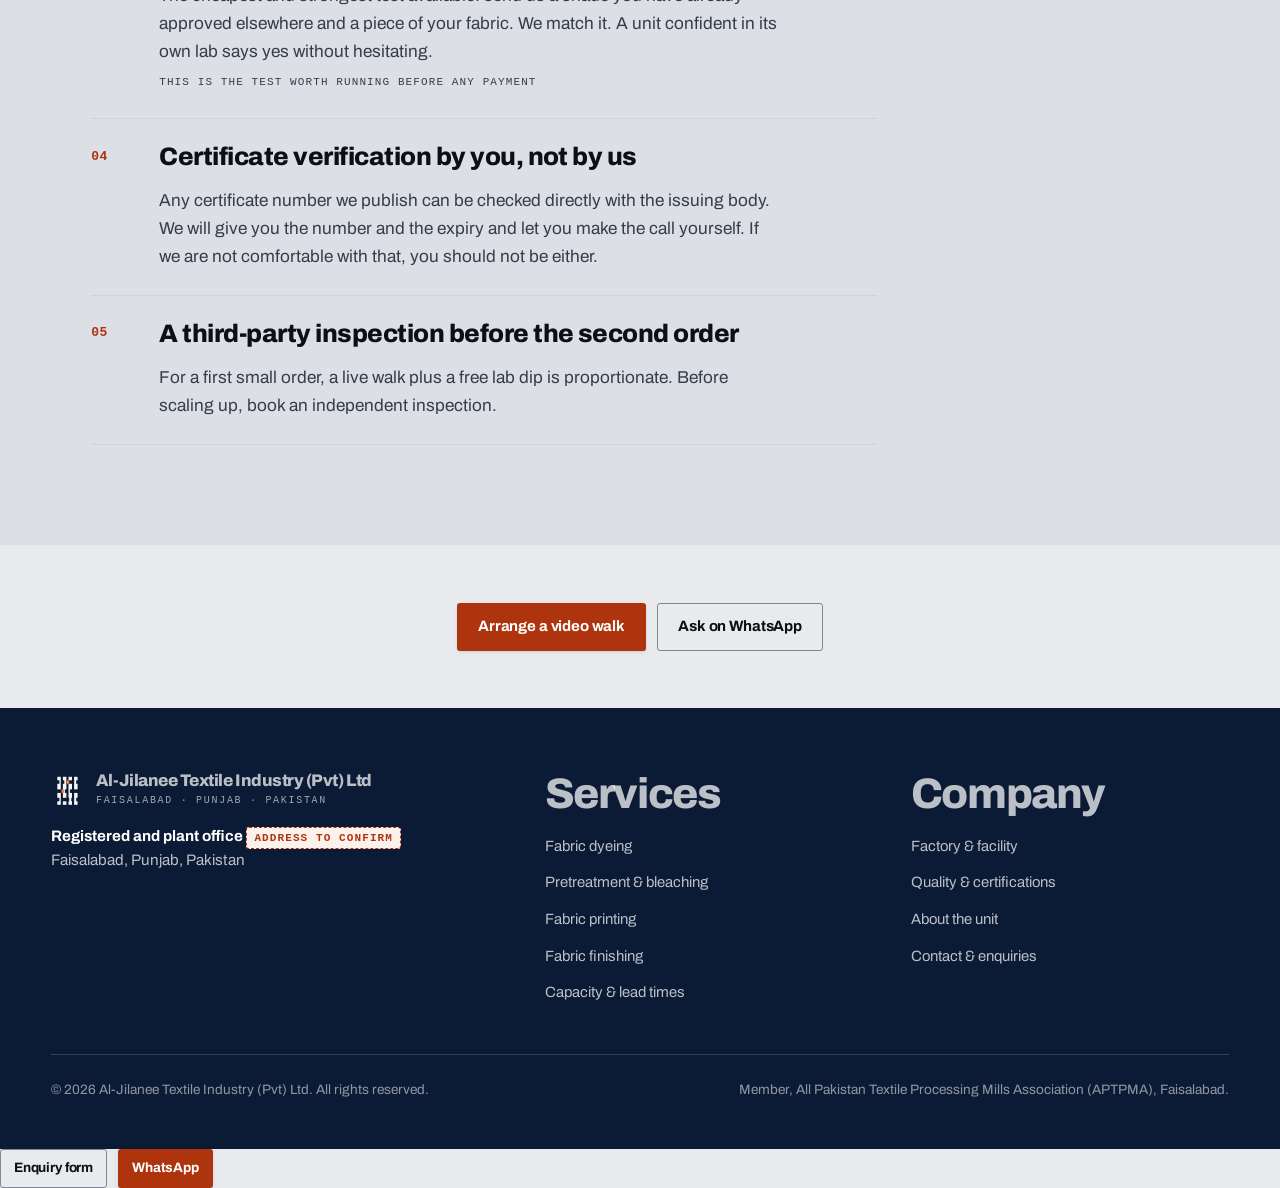
<file: facility.html>
<!DOCTYPE html>
<!-- Al-Jilanee Textile Industry — FACILITY. Search this file for "EDIT:". -->
<html lang="en" class="no-js" data-draft="true">
<head>
<meta charset="utf-8">
<meta name="viewport" content="width=device-width, initial-scale=1">
<title>Factory &amp; Facility: Dye House, Printing and Finishing | Al-Jilanee Textile</title>
<meta name="description" content="Photographs and video of Al-Jilanee Textile processing plant, Faisalabad: dye house machine line, printing hall, stenter and finishing floor. Each shot labelled with what it proves.">
<link rel="canonical" href="https://www.aljillanitex.com/facility.html">
<meta property="og:type" content="article">
<meta property="og:site_name" content="Al-Jilanee Textile Industry (Pvt) Ltd">
<meta property="og:url" content="https://www.aljillanitex.com/facility.html">
<meta property="og:title" content="Factory &amp; Facility | Al-Jilanee Textile">
<meta property="og:description" content="The plant itself, labelled shot by shot.">
<meta property="og:image" content="https://www.aljillanitex.com/assets/img/og-default.png">
<meta name="twitter:card" content="summary_large_image">
<meta name="theme-color" content="#0b1a35">
<link rel="icon" href="assets/img/favicon.svg" type="image/svg+xml">
<link rel="apple-touch-icon" href="assets/img/apple-touch-icon.png">
<link rel="manifest" href="site.webmanifest">
<link rel="preload" href="assets/fonts/archivo-var.woff2" as="font" type="font/woff2" crossorigin>
<link rel="stylesheet" href="assets/css/site.css">
<script src="assets/js/site.js" defer></script>
</head>

<body data-wa="923000000000">

<div class="draft-ribbon">
  <strong>DRAFT</strong>: unconfirmed figures are shown as
  <span class="todo" style="border-color:#fff;color:#fff;background:transparent">TO CONFIRM</span>
  chips. Replace every chip before publishing.
</div>

<a class="skip" href="#main">Skip to main content</a>

<header class="site-header">
  <div class="wrap site-header__inner">
    <a class="brand" href="index.html" aria-label="Al-Jilanee Textile Industry, home">
      <svg class="brand__mark" viewBox="0 0 48 48" fill="none" aria-hidden="true" focusable="false">
        <g fill="var(--mark-warp)">
          <rect x="9" y="4" width="5" height="40"/><rect x="17" y="4" width="5" height="40"/>
          <rect x="25" y="4" width="5" height="40"/><rect x="33" y="4" width="5" height="40"/>
        </g>
        <g fill="var(--mark-weft)">
          <rect x="4" y="9" width="8" height="5"/><rect x="15" y="9" width="4" height="5"/>
          <rect x="22" y="9" width="11" height="5"/><rect x="36" y="9" width="8" height="5"/>
          <rect x="4" y="22" width="13" height="5"/><rect x="20" y="22" width="4" height="5"/>
          <rect x="27" y="22" width="17" height="5"/>
          <rect x="4" y="34" width="8" height="5"/><rect x="15" y="34" width="11" height="5"/>
          <rect x="29" y="34" width="4" height="5"/><rect x="36" y="34" width="8" height="5"/>
        </g>
        <g fill="var(--mark-dye)">
          <rect x="15" y="22" width="4" height="5"/><rect x="22" y="9" width="4" height="5"/>
        </g>
      </svg>
      <span>
        <span class="brand__name">Al-Jilanee Textile</span>
        <span class="brand__sub">Dyeing · Printing · Finishing</span>
      </span>
    </a>
    <button class="nav-toggle" type="button" data-nav-toggle aria-expanded="false" aria-controls="site-nav">Menu</button>
    <nav class="nav" id="site-nav" aria-label="Main">
      <ul class="nav__list">
        <li><a class="nav__link" href="dyeing.html">Dyeing</a></li>
        <li><a class="nav__link" href="printing.html">Printing</a></li>
        <li><a class="nav__link" href="finishing.html">Finishing</a></li>
        <li><a class="nav__link" href="capacity.html">Capacity</a></li>
        <li><a class="nav__link" href="facility.html" aria-current="page">Facility</a></li>
        <li><a class="nav__link" href="quality.html">Quality</a></li>
        <li><a class="nav__link" href="about.html">About</a></li>
      </ul>
    </nav>
    <a class="btn btn--primary btn--sm header-cta" href="contact.html">Get a quote</a>
  </div>
</header>

<main id="main">

  <section class="pagehead">
    <div class="wrap">
      <nav class="crumbs" aria-label="Breadcrumb">
        <a href="index.html">Home</a> <span aria-hidden="true">/</span> <span aria-current="page">Facility</span>
      </nav>
      <h1>The plant</h1>
      <p class="pagehead__lead">
        Every frame below is labelled with what it is meant to prove, so you know
        what you are looking at before a call. A buyer who has seen a dye house is
        looking for three things: whether the machines are real, whether the floor
        is busy, and whether the person showing it is the person who runs it.
      </p>
    </div>
  </section>

  <!-- ==================================================================
       SHOT LIST
       This section is the single most useful thing on the page for the
       client, and it doubles as the capture instruction.
       ================================================================== -->
  <section class="section section--tight">
    <div class="wrap">
      <!-- This callout used to be visible to every visitor. It is build
           instruction, not buyer content: it told a buyer that this page
           "most limits how much a buyer trusts the rest of the numbers",
           stated the photography rules, and linked to an internal markdown
           file. The honest part is not lost by hiding it, because the
           labelled placeholders a buyer sees on this page already say the
           same thing. Moved into the standard .edit-note so the owner still
           gets the full guidance from ?edit, and nobody else sees it. -->
      <div class="callout callout--owner">
        <span class="callout__k">Note for the site owner</span>
        <p>
          This page is built and waiting. It currently shows labelled placeholders
          instead of photographs, which is deliberate and honest, but it is the
          one page that most limits how much a buyer trusts the rest of the
          numbers. Fill it in from the shot list below.
        </p>
        <p>
          <strong>Rules that matter:</strong> real photographs only, no stock, no
          borrowed competitor images, no heavily filtered shots. Horizontal
          framing, daylight or good plant lighting, and put the machine nameplate
          in frame where the machine is what you are claiming. A grey, unglamorous
          photograph of a working floor outperforms a beautiful empty one.
        </p>
        <p>
          Full capture instructions and file-naming rules:
          <a href="docs/06-CLIENT-CHECKLIST.md">docs/06-CLIENT-CHECKLIST.md</a>
        </p>
      </div>
    </div>
  </section>

  <!-- ==================================================================
       1. THE SHOTS
       ================================================================== -->
  <section class="section">
    <div class="wrap">
      <div class="section-head">
        <span class="eyebrow eyebrow--signal">Pending photographs</span>
        <h2>What each frame has to show</h2>
        <p>
          Nine photographs cover the plant. Each one below states the shot and
          what a buyer will conclude from it, or fail to conclude, which is worse.
        </p>
      </div>

      <div class="gallery gallery--3">

        <figure class="shot">
          <div class="shot__frame"><span class="shot__pending">Awaiting photo · facility-01</span></div>
          <figcaption class="shot__body">
            <p class="shot__title">Dye house: machine line</p>
            <p class="shot__meta">facility-01 · 1600×1200</p>
            <p class="shot__note">
              Wide shot down the length of the dye house, machines on both sides.
              Proves how many machines exist and how the floor is laid out. Nameplates
              in frame if possible.
            </p>
          </figcaption>
        </figure>

        <figure class="shot">
          <div class="shot__frame"><span class="shot__pending">Awaiting photo · facility-02</span></div>
          <figcaption class="shot__body">
            <p class="shot__title">A machine mid-run, loaded</p>
            <p class="shot__meta">facility-02 · 1600×1200</p>
            <p class="shot__note">
              One machine actually running with fabric in it. A static, empty
              dye house is the single most common sign of a unit that is not
              currently operating.
            </p>
          </figcaption>
        </figure>

        <figure class="shot">
          <div class="shot__frame"><span class="shot__pending">Awaiting photo · facility-03</span></div>
          <figcaption class="shot__body">
            <p class="shot__title">Machine nameplate, close</p>
            <p class="shot__meta">facility-03 · 1200×900</p>
            <p class="shot__note">
              Sharp, straight-on shot of one nameplate. This is the photograph
              that supports the <a href="capacity.html">machine list</a>. If a
              nameplate is not legible, the machine list is not substantiated.
            </p>
          </figcaption>
        </figure>

        <figure class="shot">
          <div class="shot__frame"><span class="shot__pending">Awaiting photo · facility-04</span></div>
          <figcaption class="shot__body">
            <p class="shot__title">Printing hall</p>
            <p class="shot__meta">facility-04 · 1600×1200</p>
            <p class="shot__note">
              The printer running, with cones or screens visible. Decides whether
              the unit prints at all, and which method (the first thing a buyer
              checks against the <a href="printing.html">printing page</a>).
            </p>
          </figcaption>
        </figure>

        <figure class="shot">
          <div class="shot__frame"><span class="shot__pending">Awaiting photo · facility-05</span></div>
          <figcaption class="shot__body">
            <p class="shot__title">Stenter line</p>
            <p class="shot__meta">facility-05 · 1600×1200</p>
            <p class="shot__note">
              The stenter in operation with fabric entering and leaving. The
              stenter is the bottleneck in almost every processing plant, so this
              is the photograph that proves capacity.
            </p>
          </figcaption>
        </figure>

        <figure class="shot">
          <div class="shot__frame"><span class="shot__pending">Awaiting photo · facility-06</span></div>
          <figcaption class="shot__body">
            <p class="shot__title">Lab dip room</p>
            <p class="shot__meta">facility-06 · 1200×900</p>
            <p class="shot__note">
              Sample machines, the dip bench and the lightbox. Supports the
              lab-dip turnaround claim on the <a href="dyeing.html">dyeing page</a>.
              Do not publish a turnaround figure without this room existing.
            </p>
          </figcaption>
        </figure>

        <figure class="shot">
          <div class="shot__frame"><span class="shot__pending">Awaiting photo · facility-07</span></div>
          <figcaption class="shot__body">
            <p class="shot__title">Finished rolls, packed and labelled</p>
            <p class="shot__meta">facility-07 · 1600×1200</p>
            <p class="shot__note">
              Packed rolls with a visible roll label. Shows the packing standard
              and that orders are genuinely being prepared for dispatch rather
              than stacked.
            </p>
          </figcaption>
        </figure>

        <figure class="shot">
          <div class="shot__frame"><span class="shot__pending">Awaiting photo · facility-08</span></div>
          <figcaption class="shot__body">
            <p class="shot__title">Effluent treatment</p>
            <p class="shot__meta">facility-08 · 1200×900</p>
            <p class="shot__note">
              The ETP, if one exists and is running. <strong>Only photograph it
              if it is operating.</strong> A visible treatment plant with no
              stated standard invites a harder question than no photograph at all.
            </p>
          </figcaption>
        </figure>

        <figure class="shot">
          <div class="shot__frame"><span class="shot__pending">Awaiting photo · facility-09</span></div>
          <figcaption class="shot__body">
            <p class="shot__title">Boiler and steam plant</p>
            <p class="shot__meta">facility-09 · 1200×900</p>
            <p class="shot__note">
              Supports the steam generation figure on the capacity page, and
              answers a question a serious buyer always asks about continuity of
              supply.
            </p>
          </figcaption>
        </figure>

      </div>

      <div class="callout callout--sunk mt-6">
        <span class="callout__k">Two shots worth more than the other eight</span>
        <p>
          <strong>facility-02</strong> (a machine actually running) and
          <strong>facility-03</strong> (a legible nameplate) do more for a buyer's
          confidence than a wide shot of the whole plant. If the budget for a
          photographer only covers two frames, shoot those two.
        </p>
      </div>
    </div>
  </section>

  <!-- ==================================================================
       2. REMOTE VERIFICATION
       The honest answer to "I cannot visit Pakistan."
       ================================================================== -->
  <section class="section section--sunk">
    <div class="wrap">
      <div class="grid grid-sidebar">
        <div>
          <div class="section-head">
            <span class="eyebrow eyebrow--signal">Remote verification</span>
            <h2>How to check us without travelling</h2>
            <p>
              Most first orders between a buyer and a Pakistani processing unit
              are placed without a visit. That is normal, and it should not mean
              taking the supplier on trust. Here is what we will do, and what it
              costs you.
            </p>
          </div>

          <ol class="flow">
            <li class="flow__step">
              <div class="flow__body">
                <h3>A live video walk, not a recorded tour</h3>
                <p>
                  Call us and walk the floor on video, in the dye house, with the
                  machines running. A recorded tour is staged. A live walk is not.
                  We will put a phone in someone's hand and follow your questions.
                </p>
              </div>
            </li>
            <li class="flow__step">
              <div class="flow__body">
                <h3>Nameplates on demand</h3>
                <p>
                  Ask for a photo of any machine on our list, and you will get one
                  with its nameplate visible. If we cannot produce it, that machine
                  is not on the floor, and we would rather find that out now than
                  you find out at audit.
                </p>
              </div>
            </li>
            <li class="flow__step">
              <div class="flow__body">
                <h3>A free shade-matching trial</h3>
                <p>
                  The cheapest and strongest test available: send us a shade you
                  have already approved elsewhere and a piece of your fabric. We
                  match it. A unit confident in its own lab says yes without
                  hesitating.
                </p>
                <p class="flow__meta">This is the test worth running before any payment</p>
              </div>
            </li>
            <li class="flow__step">
              <div class="flow__body">
                <h3>Certificate verification by you, not by us</h3>
                <p>
                  Any certificate number we publish can be checked directly with
                  the issuing body. We will give you the number and the expiry and
                  let you make the call yourself. If we are not comfortable with
              that, you should not be either.
                </p>
              </div>
            </li>
            <li class="flow__step">
              <div class="flow__body">
                <h3>A third-party inspection before the second order</h3>
                <p>
                  For a first small order, a live walk plus a free lab dip is
                  proportionate. Before scaling up, book an independent inspection.
                  <span class="edit-note">EDIT: which third-party inspection firms do
                  buyers usually use on Pakistan textile?</span>
                </p>
              </div>
            </li>
          </ol>
        </div>

        <aside class="rail">
          <h2 class="rail__title">Plant facts</h2>
          <div class="stack">
            <div><span class="channel__k">Address</span><span class="channel__v"><span class="todo">To confirm</span></span></div>
            <div><span class="channel__k">Built-up area</span><span class="channel__v"><span class="todo">To confirm</span></span><span class="channel__n"><span class="edit-note">EDIT: sq ft</span></span></div>
            <div><span class="channel__k">Plot size</span><span class="channel__v"><span class="todo">To confirm</span></span><span class="channel__n"><span class="edit-note">EDIT: acres or kanal</span></span></div>
            <div><span class="channel__k">Year established</span><span class="channel__v"><span class="todo">To confirm</span></span></div>
            <div><span class="channel__k">Employees</span><span class="channel__v"><span class="todo">To confirm</span></span></div>
            <div><span class="channel__k">Working days</span><span class="channel__v"><span class="todo">To confirm</span></span></div>
          </div>
          <p class="text-xs text-muted mt-5">
            Faisalabad's processing units are concentrated in three main belts:
            the Small Industrial Estate on Sargodha Road, the Dhanola and Millat Road
            dyeing belt, and the larger Khurrianwala and Sheikhupura Road sites.
            Publishing which one you are in is more useful to a buyer than the
            district name alone.
          </p>
          <a class="btn btn--ghost btn--sm btn--block mt-4" href="about.html">About the unit</a>
        </aside>
      </div>
    </div>
  </section>

  <section class="section section--tight">
    <div class="wrap center">
      <div class="btn-row" style="justify-content:center">
        <a class="btn btn--primary" href="contact.html">Arrange a video walk</a>
        <a class="btn btn--ghost" href="https://wa.me/923000000000?text=Hello%2C%20I%20would%20like%20to%20arrange%20a%20live%20video%20walk%20of%20the%20Al-Jilanee%20Textile%20plant%20in%20Faisalabad.%0A%0AWhat%20I%20want%20to%20see%3A%0AMy%20timezone%3A%0APreferred%20days%20and%20times%3A" data-wa-msg="Hello, I would like to arrange a live video walk of the Al-Jilanee Textile plant in Faisalabad.&#10;&#10;What I want to see:&#10;My timezone:&#10;Preferred days and times:"
           target="_blank" rel="noopener">Ask on WhatsApp</a>
      </div>
    </div>
  </section>

</main>

<footer class="site-footer">
  <div class="wrap">
    <div class="footer-grid">
      <div>
        <a class="brand" href="index.html">
          <svg class="brand__mark" viewBox="0 0 48 48" fill="none" aria-hidden="true" focusable="false">
        <g fill="var(--mark-warp)">
          <rect x="9" y="4" width="5" height="40"/><rect x="17" y="4" width="5" height="40"/>
          <rect x="25" y="4" width="5" height="40"/><rect x="33" y="4" width="5" height="40"/>
        </g>
        <g fill="var(--mark-weft)">
          <rect x="4" y="9" width="8" height="5"/><rect x="15" y="9" width="4" height="5"/>
          <rect x="22" y="9" width="11" height="5"/><rect x="36" y="9" width="8" height="5"/>
          <rect x="4" y="22" width="13" height="5"/><rect x="20" y="22" width="4" height="5"/>
          <rect x="27" y="22" width="17" height="5"/>
          <rect x="4" y="34" width="8" height="5"/><rect x="15" y="34" width="11" height="5"/>
          <rect x="29" y="34" width="4" height="5"/><rect x="36" y="34" width="8" height="5"/>
        </g>
        <g fill="var(--mark-dye)">
          <rect x="15" y="22" width="4" height="5"/><rect x="22" y="9" width="4" height="5"/>
        </g>
      </svg>
          <span>
            <span class="brand__name">Al-Jilanee Textile Industry (Pvt) Ltd</span>
            <span class="brand__sub">Faisalabad · Punjab · Pakistan</span>
          </span>
        </a>
        <address class="addr mt-4">
          <strong>Registered and plant office</strong>
          <span class="todo">Address to confirm</span><br>
          Faisalabad, Punjab, Pakistan
        </address>
      </div>
      <div>
        <h2>Services</h2>
        <ul class="footer-links">
          <li><a href="dyeing.html">Fabric dyeing</a></li>
          <li><a href="dyeing.html#pretreatment">Pretreatment &amp; bleaching</a></li>
          <li><a href="printing.html">Fabric printing</a></li>
          <li><a href="finishing.html">Fabric finishing</a></li>
          <li><a href="capacity.html">Capacity &amp; lead times</a></li>
        </ul>
      </div>
      <div>
        <h2>Company</h2>
        <ul class="footer-links">
          <li><a href="facility.html">Factory &amp; facility</a></li>
          <li><a href="quality.html">Quality &amp; certifications</a></li>
          <li><a href="about.html">About the unit</a></li>
          <li><a href="contact.html">Contact &amp; enquiries</a></li>
        </ul>
      </div>
    </div>
    <div class="footer-bottom">
      <p>&copy; <span data-year>2026</span> Al-Jilanee Textile Industry (Pvt) Ltd. All rights reserved.</p>
      <p>Member, All Pakistan Textile Processing Mills Association (APTPMA), Faisalabad.</p>
    </div>
  </div>
</footer>

<div class="wa-bar">
  <a class="btn btn--ghost btn--sm" href="contact.html">Enquiry form</a>
  <a class="btn btn--primary btn--sm" href="https://wa.me/923000000000?text=Hello%2C%20I%20would%20like%20a%20live%20video%20walk%20of%20the%20Al-Jilanee%20Textile%20plant%20in%20Faisalabad.%0A%0AWhat%20I%20want%20to%20see%3A%0AMy%20timezone%3A" data-wa-msg="Hello, I would like a live video walk of the Al-Jilanee Textile plant in Faisalabad.&#10;&#10;What I want to see:&#10;My timezone:"
     target="_blank" rel="noopener">WhatsApp</a>
</div>


<!-- Structured data. Two of the nine Faisalabad competitor sites audited
     ship any JSON-LD at all. This is free, invisible, and it is what makes
     the page parseable by a procurement system or an AI assistant rather
     than a picture of a page. -->
<script type="application/ld+json">
{
  "@context": "https://schema.org",
  "@graph": [
    {
      "@type": "WebPage",
      "@id": "https://www.aljillanitex.com/facility.html#webpage",
      "url": "https://www.aljillanitex.com/facility.html",
      "name": "Factory and Facility | Al-Jilanee Textile Industry",
      "isPartOf": { "@id": "https://www.aljillanitex.com/#website" },
      "about": { "@id": "https://www.aljillanitex.com/#organization" },
      "breadcrumb": { "@id": "https://www.aljillanitex.com/facility.html#breadcrumb" },
      "inLanguage": "en"
    },
    {
      "@type": "BreadcrumbList",
      "@id": "https://www.aljillanitex.com/facility.html#breadcrumb",
      "itemListElement": [
        { "@type": "ListItem", "position": 1, "name": "Home", "item": "https://www.aljillanitex.com/" },
        { "@type": "ListItem", "position": 2, "name": "Factory and Facility", "item": "https://www.aljillanitex.com/facility.html" }
      ]
    }
  ]
}
</script>

</body></html>
</file>
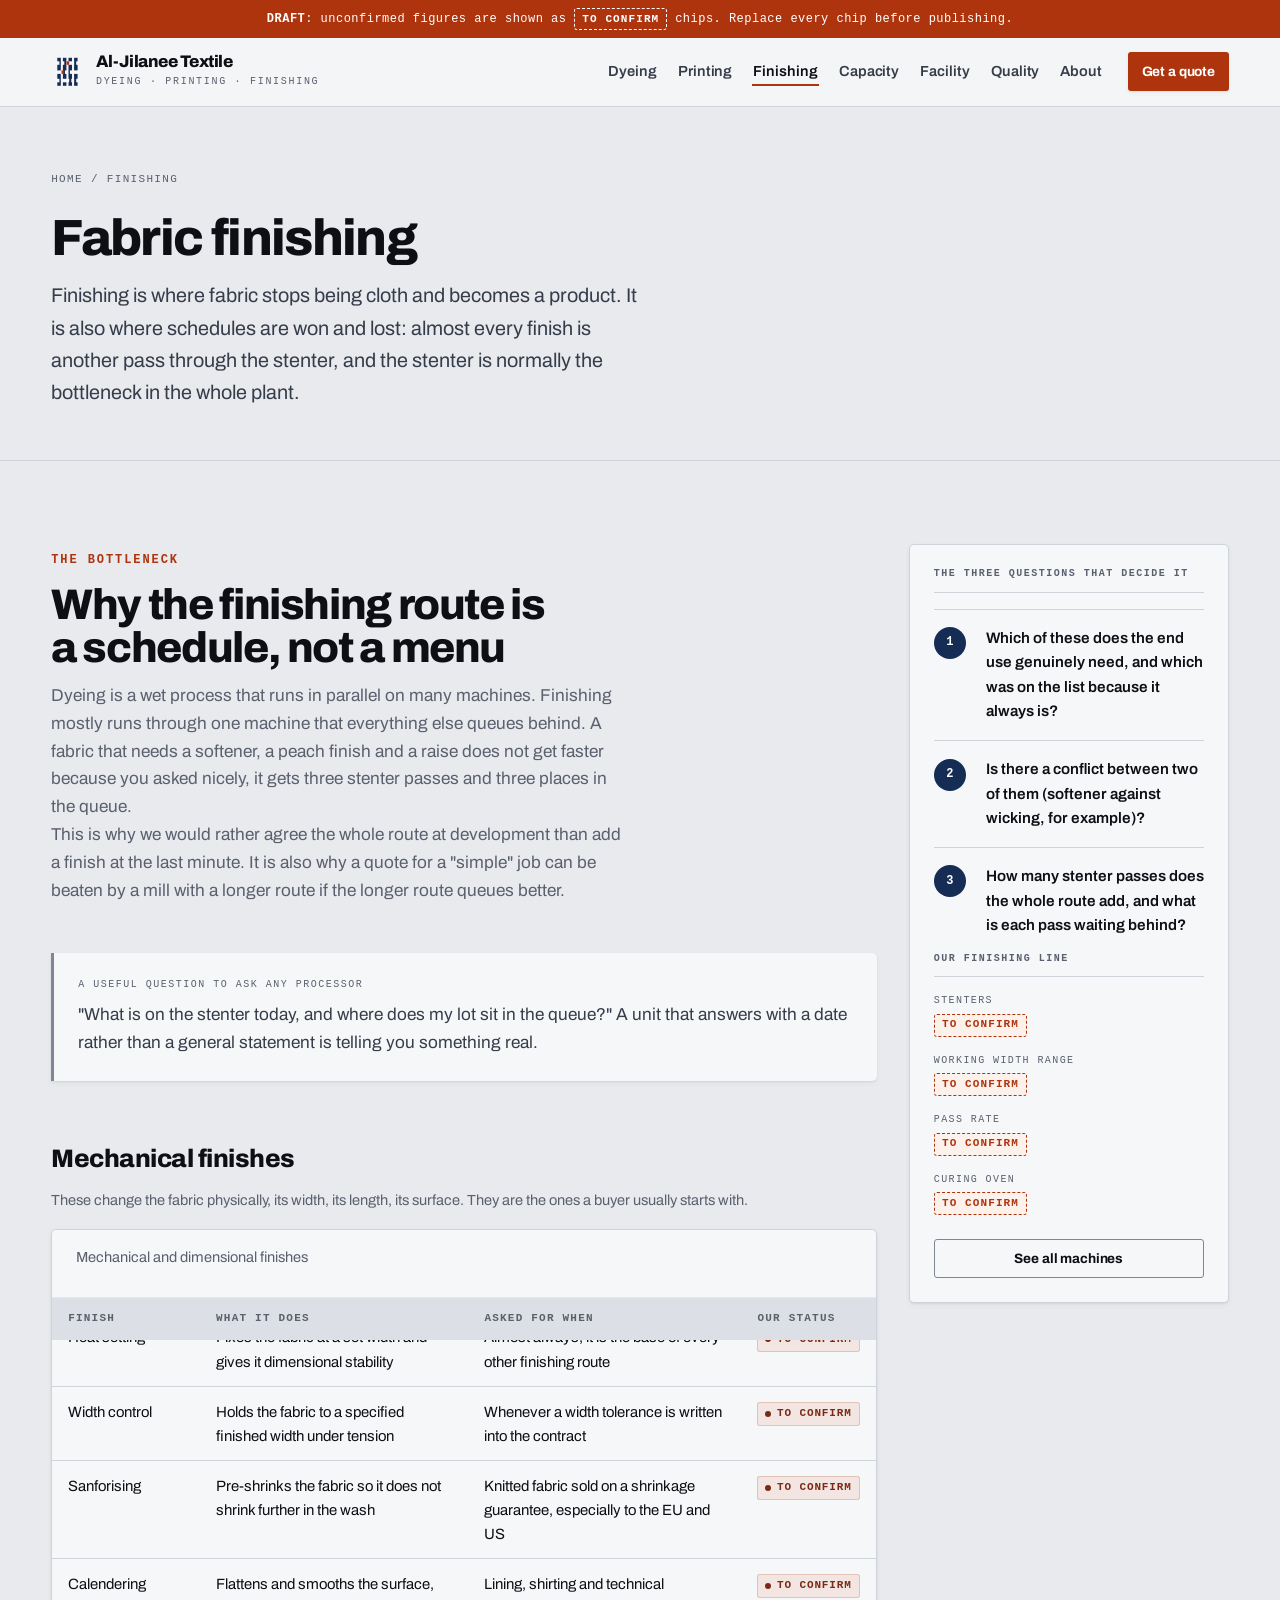
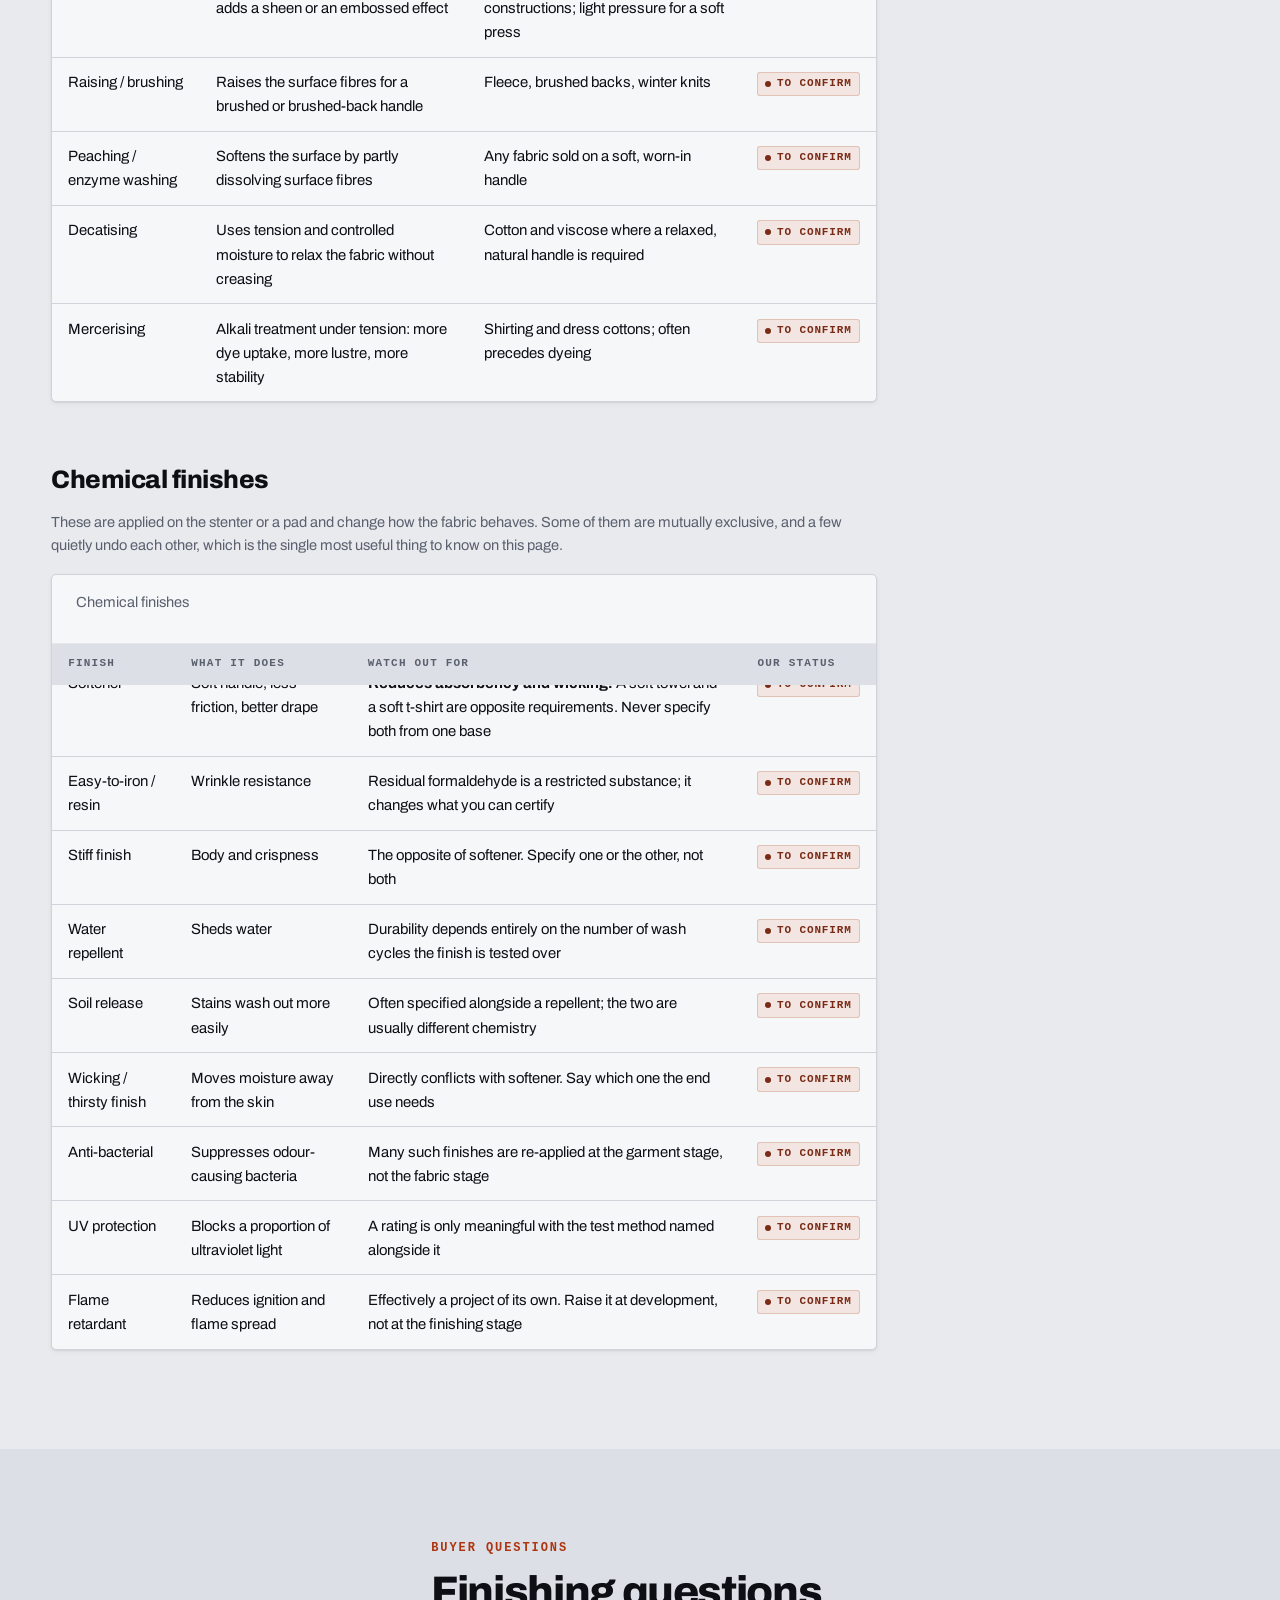
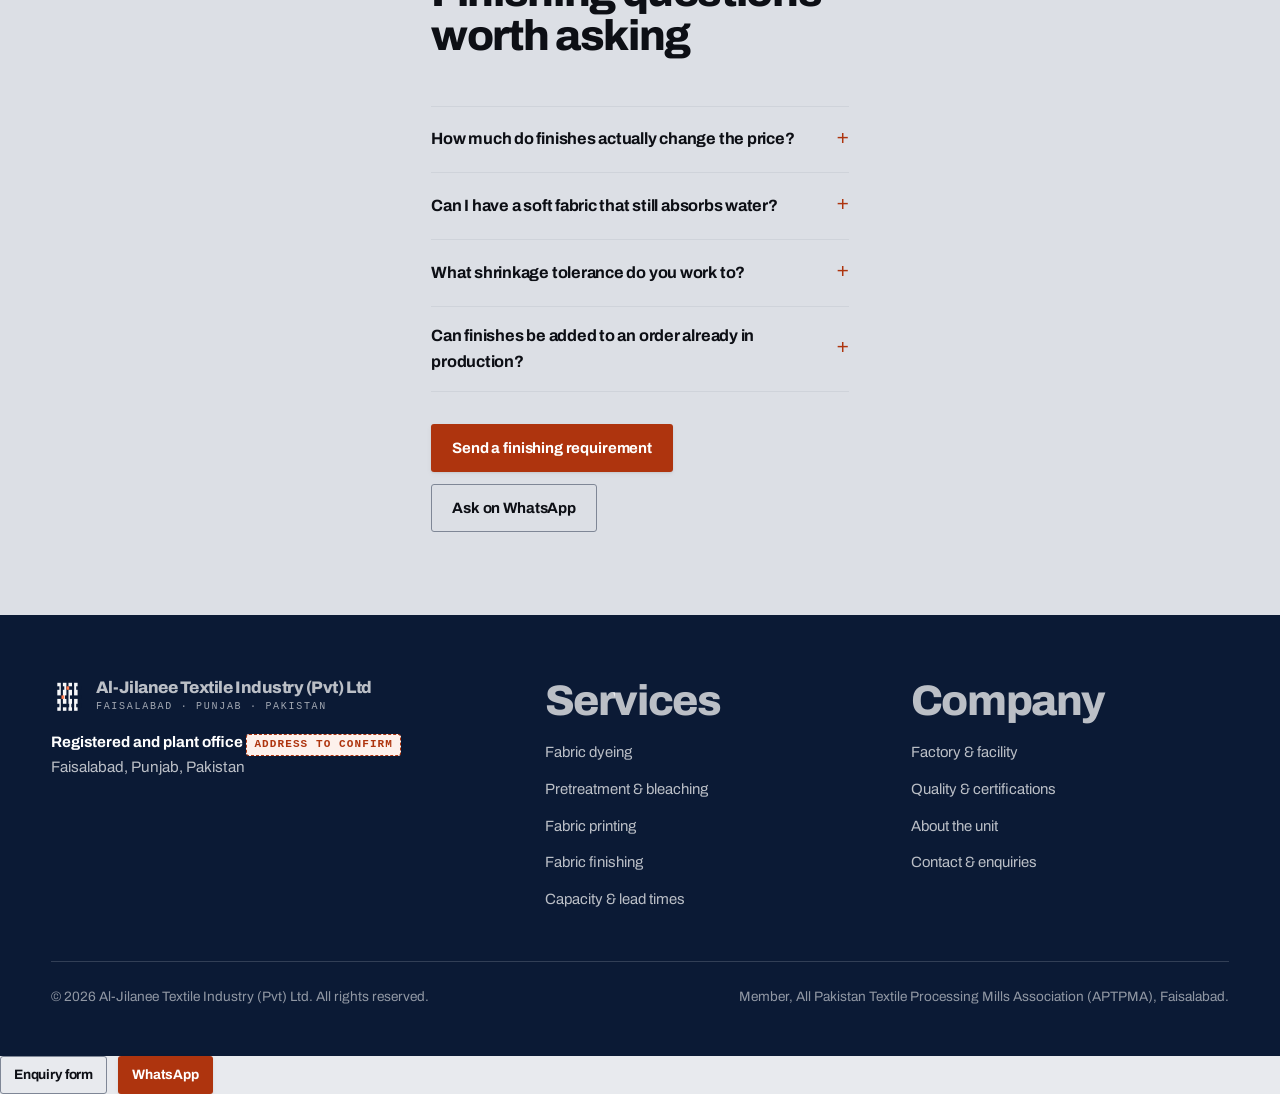
<file: finishing.html>
<!DOCTYPE html>
<!-- Al-Jilanee Textile Industry — FABRIC FINISHING. Search this file for "EDIT:". -->
<html lang="en" class="no-js" data-draft="true">
<head>
<meta charset="utf-8">
<meta name="viewport" content="width=device-width, initial-scale=1">
<title>Fabric Finishing in Faisalabad: Setting, Sanforising &amp; Finishes | Al-Jilanee Textile</title>
<meta name="description" content="Fabric finishing in Faisalabad: heat setting, width control, sanforising, calendering, raising, peaching and chemical finishes. What each finish does, what it costs you in a stenter pass, and what to specify.">
<link rel="canonical" href="https://www.aljillanitex.com/finishing.html">
<meta property="og:type" content="article">
<meta property="og:site_name" content="Al-Jilanee Textile Industry (Pvt) Ltd">
<meta property="og:url" content="https://www.aljillanitex.com/finishing.html">
<meta property="og:title" content="Fabric Finishing in Faisalabad | Al-Jilanee Textile">
<meta property="og:description" content="What each finish actually does, and why a longer finishing route can be the cheaper route.">
<meta property="og:image" content="https://www.aljillanitex.com/assets/img/og-default.png">
<meta name="twitter:card" content="summary_large_image">
<meta name="theme-color" content="#0b1a35">
<link rel="icon" href="assets/img/favicon.svg" type="image/svg+xml">
<link rel="apple-touch-icon" href="assets/img/apple-touch-icon.png">
<link rel="manifest" href="site.webmanifest">
<link rel="preload" href="assets/fonts/archivo-var.woff2" as="font" type="font/woff2" crossorigin>
<link rel="stylesheet" href="assets/css/site.css">
<script src="assets/js/site.js" defer></script>
</head>

<body data-wa="923000000000">

<div class="draft-ribbon">
  <strong>DRAFT</strong>: unconfirmed figures are shown as
  <span class="todo" style="border-color:#fff;color:#fff;background:transparent">TO CONFIRM</span>
  chips. Replace every chip before publishing.
</div>

<a class="skip" href="#main">Skip to main content</a>

<header class="site-header">
  <div class="wrap site-header__inner">
    <a class="brand" href="index.html" aria-label="Al-Jilanee Textile Industry, home">
      <svg class="brand__mark" viewBox="0 0 48 48" fill="none" aria-hidden="true" focusable="false">
        <g fill="var(--mark-warp)">
          <rect x="9" y="4" width="5" height="40"/><rect x="17" y="4" width="5" height="40"/>
          <rect x="25" y="4" width="5" height="40"/><rect x="33" y="4" width="5" height="40"/>
        </g>
        <g fill="var(--mark-weft)">
          <rect x="4" y="9" width="8" height="5"/><rect x="15" y="9" width="4" height="5"/>
          <rect x="22" y="9" width="11" height="5"/><rect x="36" y="9" width="8" height="5"/>
          <rect x="4" y="22" width="13" height="5"/><rect x="20" y="22" width="4" height="5"/>
          <rect x="27" y="22" width="17" height="5"/>
          <rect x="4" y="34" width="8" height="5"/><rect x="15" y="34" width="11" height="5"/>
          <rect x="29" y="34" width="4" height="5"/><rect x="36" y="34" width="8" height="5"/>
        </g>
        <g fill="var(--mark-dye)">
          <rect x="15" y="22" width="4" height="5"/><rect x="22" y="9" width="4" height="5"/>
        </g>
      </svg>
      <span>
        <span class="brand__name">Al-Jilanee Textile</span>
        <span class="brand__sub">Dyeing · Printing · Finishing</span>
      </span>
    </a>
    <button class="nav-toggle" type="button" data-nav-toggle aria-expanded="false" aria-controls="site-nav">Menu</button>
    <nav class="nav" id="site-nav" aria-label="Main">
      <ul class="nav__list">
        <li><a class="nav__link" href="dyeing.html">Dyeing</a></li>
        <li><a class="nav__link" href="printing.html">Printing</a></li>
        <li><a class="nav__link" href="finishing.html" aria-current="page">Finishing</a></li>
        <li><a class="nav__link" href="capacity.html">Capacity</a></li>
        <li><a class="nav__link" href="facility.html">Facility</a></li>
        <li><a class="nav__link" href="quality.html">Quality</a></li>
        <li><a class="nav__link" href="about.html">About</a></li>
      </ul>
    </nav>
    <a class="btn btn--primary btn--sm header-cta" href="contact.html">Get a quote</a>
  </div>
</header>

<main id="main">

  <section class="pagehead">
    <div class="wrap">
      <nav class="crumbs" aria-label="Breadcrumb">
        <a href="index.html">Home</a> <span aria-hidden="true">/</span> <span aria-current="page">Finishing</span>
      </nav>
      <h1>Fabric finishing</h1>
      <p class="pagehead__lead">
        Finishing is where fabric stops being cloth and becomes a product. It is
        also where schedules are won and lost: almost every finish is another
        pass through the stenter, and the stenter is normally the bottleneck in
        the whole plant.
      </p>
    </div>
  </section>

  <!-- ==================================================================
       THE STENTER IS THE REAL STORY
       Buyers are taught to think of finishing as a list of options. The
       operational truth is that the list is a queue.
       ================================================================== -->
  <section class="section">
    <div class="wrap">
      <div class="grid grid-sidebar">
        <div>
          <div class="section-head">
            <span class="eyebrow eyebrow--signal">The bottleneck</span>
            <h2>Why the finishing route is a schedule, not a menu</h2>
            <p>
              Dyeing is a wet process that runs in parallel on many machines.
              Finishing mostly runs through one machine that everything else
              queues behind. A fabric that needs a softener, a peach finish and a
              raise does not get faster because you asked nicely, it gets three
              stenter passes and three places in the queue.
            </p>
            <p>
              This is why we would rather agree the whole route at development
              than add a finish at the last minute. It is also why a quote for a
              "simple" job can be beaten by a mill with a longer route if the
              longer route queues better.
            </p>
          </div>

          <div class="callout">
            <span class="callout__k">A useful question to ask any processor</span>
            <p>
              "What is on the stenter today, and where does my lot sit in the
              queue?" A unit that answers with a date rather than a general
              statement is telling you something real.
            </p>
          </div>

          <h3 class="mt-8">Mechanical finishes</h3>
          <p class="text-sm text-muted mt-4">
            These change the fabric physically, its width, its length, its
            surface. They are the ones a buyer usually starts with.
          </p>
          <div class="table-wrap mt-4" tabindex="0" role="region" aria-label="Mechanical finishes, scrollable">
            <table class="spec">
              <caption>Mechanical and dimensional finishes</caption>
              <thead>
                <tr>
                  <th scope="col">Finish</th>
                  <th scope="col">What it does</th>
                  <th scope="col">Asked for when</th>
                  <th scope="col">Our status</th>
                </tr>
              </thead>
              <tbody>
                <tr><td>Heat setting</td><td>Fixes the fabric at a set width and gives it dimensional stability</td><td>Almost always, it is the base of every other finishing route</td><td><span class="status status--notheld">To confirm</span></td></tr>
                <tr><td>Width control</td><td>Holds the fabric to a specified finished width under tension</td><td>Whenever a width tolerance is written into the contract</td><td><span class="status status--notheld">To confirm</span></td></tr>
                <tr><td>Sanforising</td><td>Pre-shrinks the fabric so it does not shrink further in the wash</td><td>Knitted fabric sold on a shrinkage guarantee, especially to the EU and US</td><td><span class="status status--notheld">To confirm</span></td></tr>
                <tr><td>Calendering</td><td>Flattens and smooths the surface, adds a sheen or an embossed effect</td><td>Lining, shirting and technical constructions; light pressure for a soft press</td><td><span class="status status--notheld">To confirm</span></td></tr>
                <tr><td>Raising / brushing</td><td>Raises the surface fibres for a brushed or brushed-back handle</td><td>Fleece, brushed backs, winter knits</td><td><span class="status status--notheld">To confirm</span></td></tr>
                <tr><td>Peaching / enzyme washing</td><td>Softens the surface by partly dissolving surface fibres</td><td>Any fabric sold on a soft, worn-in handle</td><td><span class="status status--notheld">To confirm</span></td></tr>
                <tr><td>Decatising</td><td>Uses tension and controlled moisture to relax the fabric without creasing</td><td>Cotton and viscose where a relaxed, natural handle is required</td><td><span class="status status--notheld">To confirm</span></td></tr>
                <tr><td>Mercerising</td><td>Alkali treatment under tension: more dye uptake, more lustre, more stability</td><td>Shirting and dress cottons; often precedes dyeing</td><td><span class="status status--notheld">To confirm</span></td></tr>
              </tbody>
            </table>
          </div>

          <h3 class="mt-8">Chemical finishes</h3>
          <p class="text-sm text-muted mt-4">
            These are applied on the stenter or a pad and change how the fabric
            behaves. Some of them are mutually exclusive, and a few quietly undo
            each other, which is the single most useful thing to know on this
            page.
          </p>
          <div class="table-wrap mt-4" tabindex="0" role="region" aria-label="Chemical finishes, scrollable">
            <table class="spec">
              <caption>Chemical finishes</caption>
              <thead>
                <tr>
                  <th scope="col">Finish</th>
                  <th scope="col">What it does</th>
                  <th scope="col">Watch out for</th>
                  <th scope="col">Our status</th>
                </tr>
              </thead>
              <tbody>
                <tr><td>Softener</td><td>Soft handle, less friction, better drape</td><td><strong>Reduces absorbency and wicking.</strong> A soft towel and a soft t-shirt are opposite requirements. Never specify both from one base</td><td><span class="status status--notheld">To confirm</span></td></tr>
                <tr><td>Easy-to-iron / resin</td><td>Wrinkle resistance</td><td>Residual formaldehyde is a restricted substance; it changes what you can certify</td><td><span class="status status--notheld">To confirm</span></td></tr>
                <tr><td>Stiff finish</td><td>Body and crispness</td><td>The opposite of softener. Specify one or the other, not both</td><td><span class="status status--notheld">To confirm</span></td></tr>
                <tr><td>Water repellent</td><td>Sheds water</td><td>Durability depends entirely on the number of wash cycles the finish is tested over</td><td><span class="status status--notheld">To confirm</span></td></tr>
                <tr><td>Soil release</td><td>Stains wash out more easily</td><td>Often specified alongside a repellent; the two are usually different chemistry</td><td><span class="status status--notheld">To confirm</span></td></tr>
                <tr><td>Wicking / thirsty finish</td><td>Moves moisture away from the skin</td><td>Directly conflicts with softener. Say which one the end use needs</td><td><span class="status status--notheld">To confirm</span></td></tr>
                <tr><td>Anti-bacterial</td><td>Suppresses odour-causing bacteria</td><td>Many such finishes are re-applied at the garment stage, not the fabric stage</td><td><span class="status status--notheld">To confirm</span></td></tr>
                <tr><td>UV protection</td><td>Blocks a proportion of ultraviolet light</td><td>A rating is only meaningful with the test method named alongside it</td><td><span class="status status--notheld">To confirm</span></td></tr>
                <tr><td>Flame retardant</td><td>Reduces ignition and flame spread</td><td>Effectively a project of its own. Raise it at development, not at the finishing stage</td><td><span class="status status--notheld">To confirm</span></td></tr>
              </tbody>
            </table>
          </div>

          <p class="text-xs text-muted mt-4">
            <span class="edit-note">EDIT: this is a menu of what is technically available in this
            industry, not an inventory. Delete every row we do not run. A
            finishing list longer than the plant can deliver is the most common
            way a processor site gets quietly falsified, a buyer will simply
            order the row we cannot do.
          </span></p>
        </div>

        <aside class="rail">
          <h2 class="rail__title">The three questions that decide it</h2>
          <ol class="brief-list">
            <li>Which of these does the end use genuinely need, and which was on the list because it always is?</li>
            <li>Is there a conflict between two of them (softener against wicking, for example)?</li>
            <li>How many stenter passes does the whole route add, and what is each pass waiting behind?</li>
          </ol>

          <h2 class="rail__title mt-6">Our finishing line</h2>
          <div class="stack">
            <div>
              <span class="channel__k">Stenters</span>
              <span class="channel__v"><span class="todo">To confirm</span></span>
              <span class="channel__n"><span class="edit-note">EDIT: make, model, number of machines, working width</span></span>
            </div>
            <div>
              <span class="channel__k">Working width range</span>
              <span class="channel__v"><span class="todo">To confirm</span></span>
            </div>
            <div>
              <span class="channel__k">Pass rate</span>
              <span class="channel__v"><span class="todo">To confirm</span></span>
              <span class="channel__n"><span class="edit-note">EDIT: metres per hour, if it is a figure you are willing to stand behind</span></span>
            </div>
            <div>
              <span class="channel__k">Curing oven</span>
              <span class="channel__v"><span class="todo">To confirm</span></span>
            </div>
          </div>
          <a class="btn btn--ghost btn--sm btn--block mt-5" href="capacity.html">See all machines</a>
        </aside>
      </div>
    </div>
  </section>

  <!-- ==================================================================
       BUYER QUESTIONS
       ================================================================== -->
  <section class="section section--sunk">
    <div class="wrap measure-narrow">
      <div class="section-head">
        <span class="eyebrow eyebrow--signal">Buyer questions</span>
        <h2>Finishing questions worth asking</h2>
      </div>

      <div class="qa">
        <details class="qa__item">
          <summary class="qa__q">How much do finishes actually change the price?</summary>
          <div class="qa__a">
            <p>
              More than most buyers expect, because every finish is a stenter
              pass and stenter time is the scarce resource. Two cheap finishes
              that must run in sequence can cost more than one expensive one that
              can run alone. Send us the full list at development and we will tell
              you which ones are free to add and which are not.
            </p>
          </div>
        </details>

        <details class="qa__item">
          <summary class="qa__q">Can I have a soft fabric that still absorbs water?</summary>
          <div class="qa__a">
            <p>
              Not easily. A softener reduces absorbency, which is why a soft
              towel and a soft t-shirt are opposite products. If absorbency
              matters, the softener has to be light or absent and the softness
              has to come from the mechanical route instead. Tell us the end use
              and we will propose a route that does not fight itself.
            </p>
          </div>
        </details>

        <details class="qa__item">
          <summary class="qa__q">What shrinkage tolerance do you work to?</summary>
          <div class="qa__a">
            <p>
              <span class="todo">To confirm</span><span class="edit-note">EDIT: state the tolerance you
              actually hold and the test method. Buyers in this trade commonly
              write GSM ±5 and width ±3 inches against the approved sample. If you
              work to a figure, publish it. It is a stronger claim than any
              certificate.
            </span></p>
          </div>
        </details>

        <details class="qa__item">
          <summary class="qa__q">Can finishes be added to an order already in production?</summary>
          <div class="qa__a">
            <p>
              Sometimes, and it depends entirely on where the lot is in the
              queue. The honest answer is usually "not without moving your date",
              because a new finish is a new stenter pass. Raise it before the dye
              lot is scheduled and the answer is usually yes.
            </p>
          </div>
        </details>
      </div>

      <div class="btn-row mt-6">
        <a class="btn btn--primary" href="contact.html">Send a finishing requirement</a>
        <a class="btn btn--ghost" href="https://wa.me/923000000000?text=Hello%2C%20I%20have%20a%20finishing%20requirement%20for%20Al-Jilanee%20Textile.%0A%0AFabric%20%2F%20construction%3A%0AFinishes%20required%3A%0AWidth%20and%20shrinkage%20tolerance%3A%0AQuantity%3A%0ATarget%20date%3A" data-wa-msg="Hello, I have a finishing requirement for Al-Jilanee Textile.&#10;&#10;Fabric / construction:&#10;Finishes required:&#10;Width and shrinkage tolerance:&#10;Quantity:&#10;Target date:"
           target="_blank" rel="noopener">Ask on WhatsApp</a>
      </div>
    </div>
  </section>

</main>

<footer class="site-footer">
  <div class="wrap">
    <div class="footer-grid">
      <div>
        <a class="brand" href="index.html">
          <svg class="brand__mark" viewBox="0 0 48 48" fill="none" aria-hidden="true" focusable="false">
        <g fill="var(--mark-warp)">
          <rect x="9" y="4" width="5" height="40"/><rect x="17" y="4" width="5" height="40"/>
          <rect x="25" y="4" width="5" height="40"/><rect x="33" y="4" width="5" height="40"/>
        </g>
        <g fill="var(--mark-weft)">
          <rect x="4" y="9" width="8" height="5"/><rect x="15" y="9" width="4" height="5"/>
          <rect x="22" y="9" width="11" height="5"/><rect x="36" y="9" width="8" height="5"/>
          <rect x="4" y="22" width="13" height="5"/><rect x="20" y="22" width="4" height="5"/>
          <rect x="27" y="22" width="17" height="5"/>
          <rect x="4" y="34" width="8" height="5"/><rect x="15" y="34" width="11" height="5"/>
          <rect x="29" y="34" width="4" height="5"/><rect x="36" y="34" width="8" height="5"/>
        </g>
        <g fill="var(--mark-dye)">
          <rect x="15" y="22" width="4" height="5"/><rect x="22" y="9" width="4" height="5"/>
        </g>
      </svg>
          <span>
            <span class="brand__name">Al-Jilanee Textile Industry (Pvt) Ltd</span>
            <span class="brand__sub">Faisalabad · Punjab · Pakistan</span>
          </span>
        </a>
        <address class="addr mt-4">
          <strong>Registered and plant office</strong>
          <span class="todo">Address to confirm</span><br>
          Faisalabad, Punjab, Pakistan
        </address>
      </div>
      <div>
        <h2>Services</h2>
        <ul class="footer-links">
          <li><a href="dyeing.html">Fabric dyeing</a></li>
          <li><a href="dyeing.html#pretreatment">Pretreatment &amp; bleaching</a></li>
          <li><a href="printing.html">Fabric printing</a></li>
          <li><a href="finishing.html">Fabric finishing</a></li>
          <li><a href="capacity.html">Capacity &amp; lead times</a></li>
        </ul>
      </div>
      <div>
        <h2>Company</h2>
        <ul class="footer-links">
          <li><a href="facility.html">Factory &amp; facility</a></li>
          <li><a href="quality.html">Quality &amp; certifications</a></li>
          <li><a href="about.html">About the unit</a></li>
          <li><a href="contact.html">Contact &amp; enquiries</a></li>
        </ul>
      </div>
    </div>
    <div class="footer-bottom">
      <p>&copy; <span data-year>2026</span> Al-Jilanee Textile Industry (Pvt) Ltd. All rights reserved.</p>
      <p>Member, All Pakistan Textile Processing Mills Association (APTPMA), Faisalabad.</p>
    </div>
  </div>
</footer>

<div class="wa-bar">
  <a class="btn btn--ghost btn--sm" href="contact.html">Enquiry form</a>
  <a class="btn btn--primary btn--sm" href="https://wa.me/923000000000?text=Hello%2C%20I%20have%20a%20finishing%20requirement%20for%20Al-Jilanee%20Textile%2C%20Faisalabad.%0A%0AFabric%20%2F%20construction%3A%0AFinishes%20required%3A%0AWidth%20and%20shrinkage%20tolerance%3A%0ATarget%20date%3A" data-wa-msg="Hello, I have a finishing requirement for Al-Jilanee Textile, Faisalabad.&#10;&#10;Fabric / construction:&#10;Finishes required:&#10;Width and shrinkage tolerance:&#10;Target date:"
     target="_blank" rel="noopener">WhatsApp</a>
</div>


<!-- Structured data. Two of the nine Faisalabad competitor sites audited
     ship any JSON-LD at all. This is free, invisible, and it is what makes
     the page parseable by a procurement system or an AI assistant rather
     than a picture of a page. -->
<script type="application/ld+json">
{
  "@context": "https://schema.org",
  "@graph": [
    {
      "@type": "WebPage",
      "@id": "https://www.aljillanitex.com/finishing.html#webpage",
      "url": "https://www.aljillanitex.com/finishing.html",
      "name": "Fabric Finishing in Faisalabad | Al-Jilanee Textile Industry",
      "isPartOf": { "@id": "https://www.aljillanitex.com/#website" },
      "about": { "@id": "https://www.aljillanitex.com/#organization" },
      "breadcrumb": { "@id": "https://www.aljillanitex.com/finishing.html#breadcrumb" },
      "inLanguage": "en"
    },
    {
      "@type": "BreadcrumbList",
      "@id": "https://www.aljillanitex.com/finishing.html#breadcrumb",
      "itemListElement": [
        { "@type": "ListItem", "position": 1, "name": "Home", "item": "https://www.aljillanitex.com/" },
        { "@type": "ListItem", "position": 2, "name": "Fabric Finishing in Faisalabad", "item": "https://www.aljillanitex.com/finishing.html" }
      ]
    }
  ]
}
</script>

</body></html>
</file>
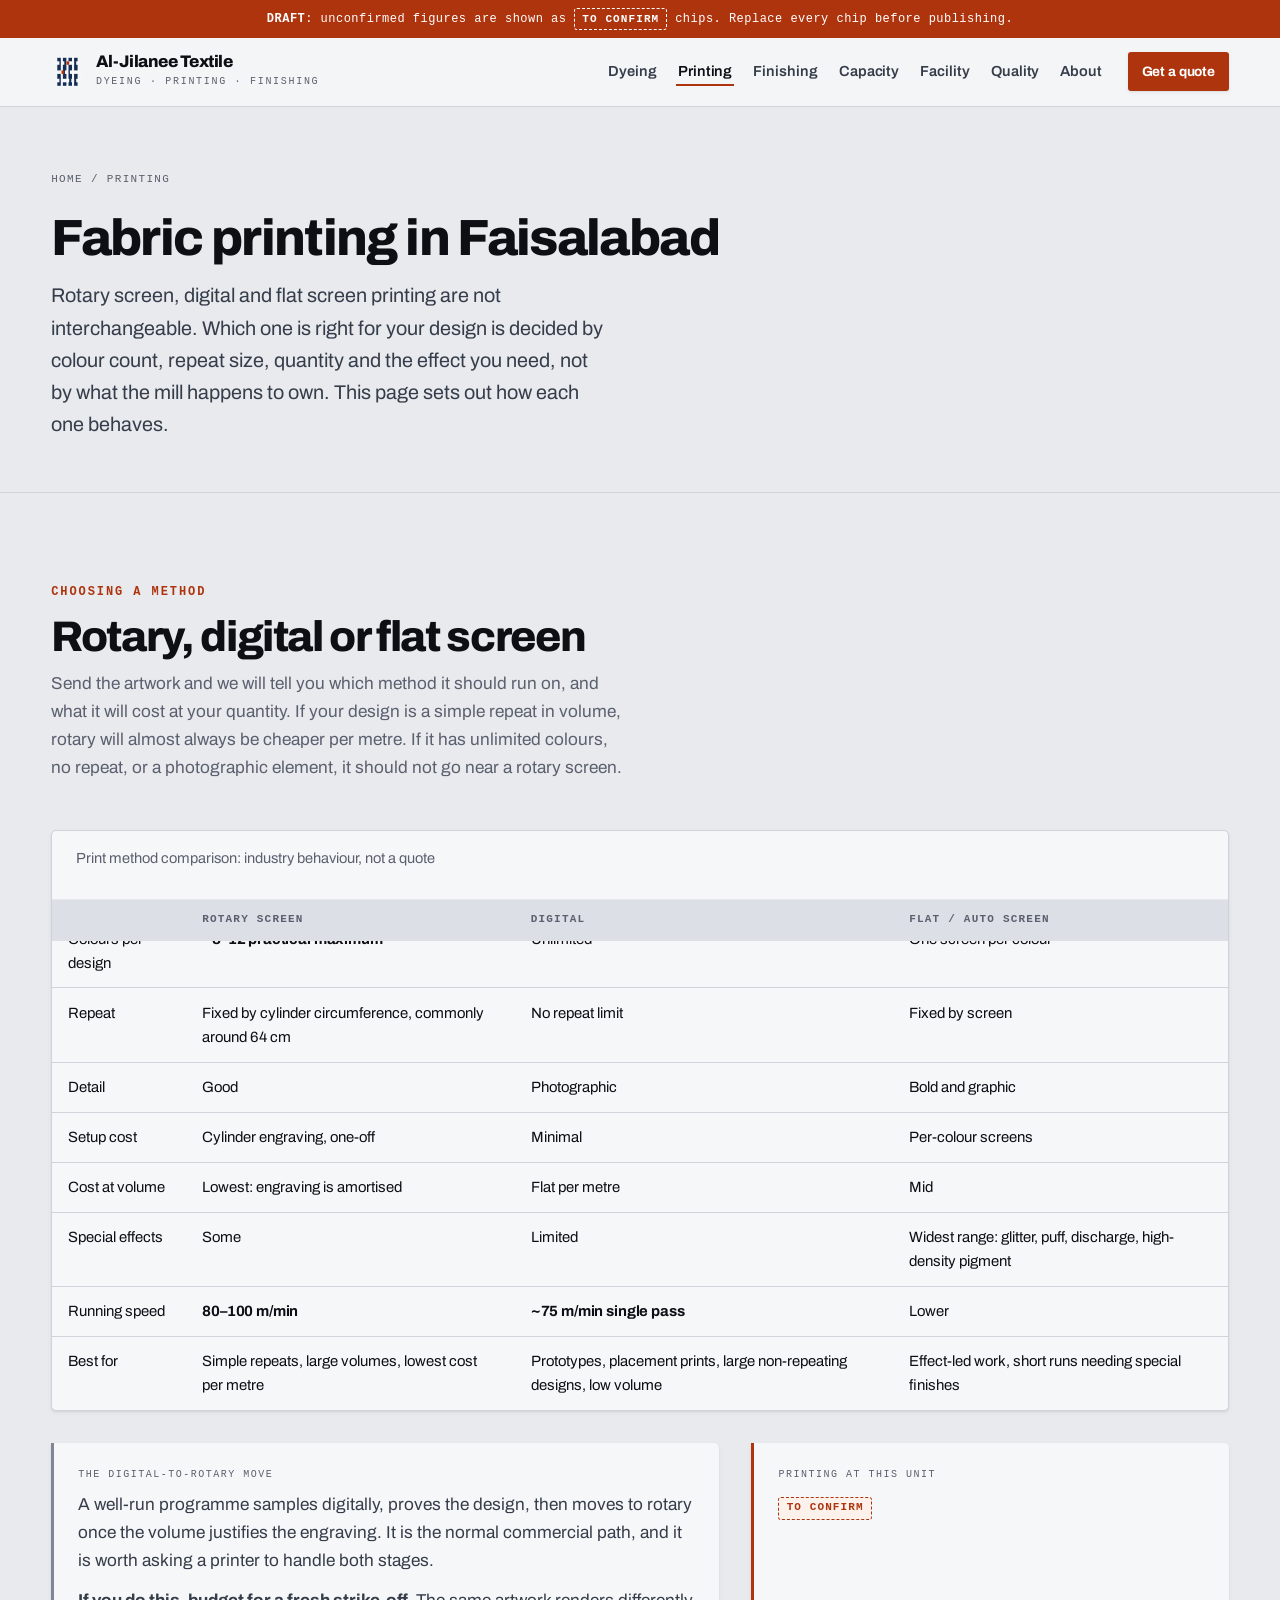
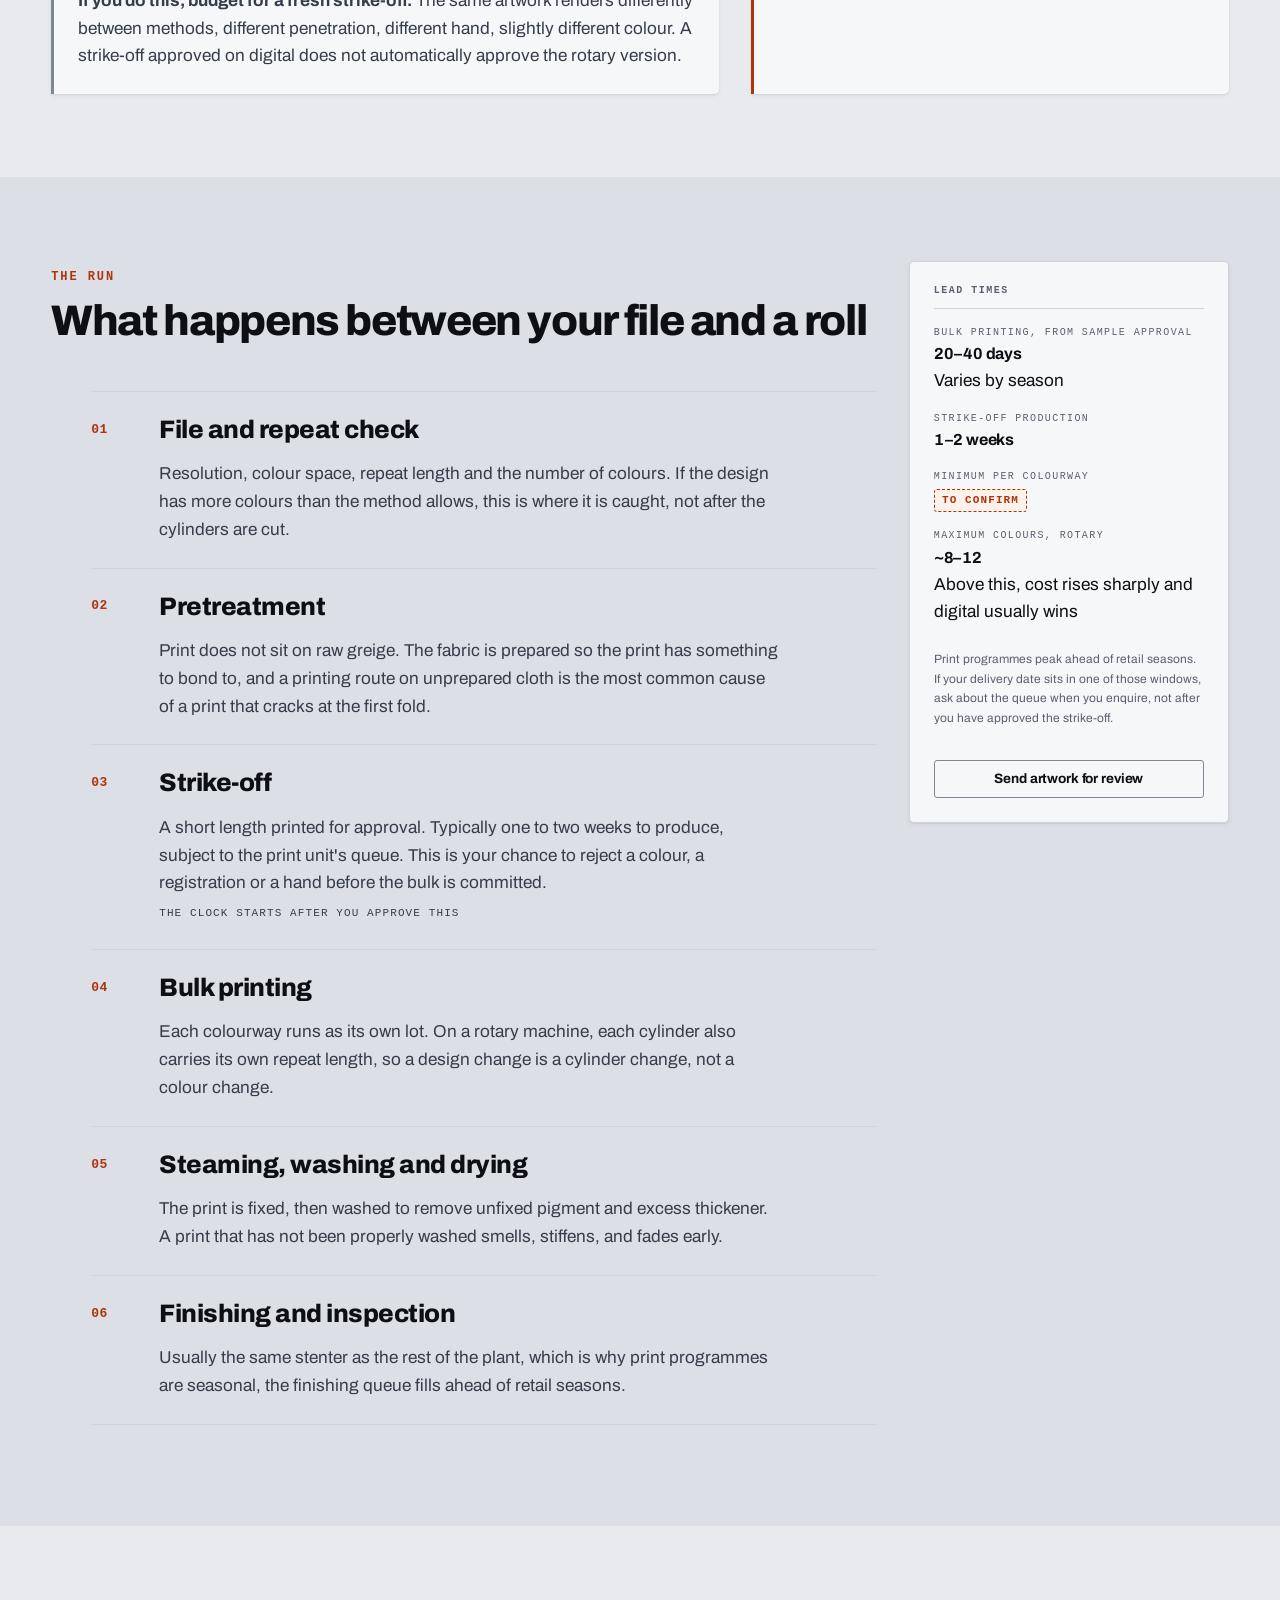
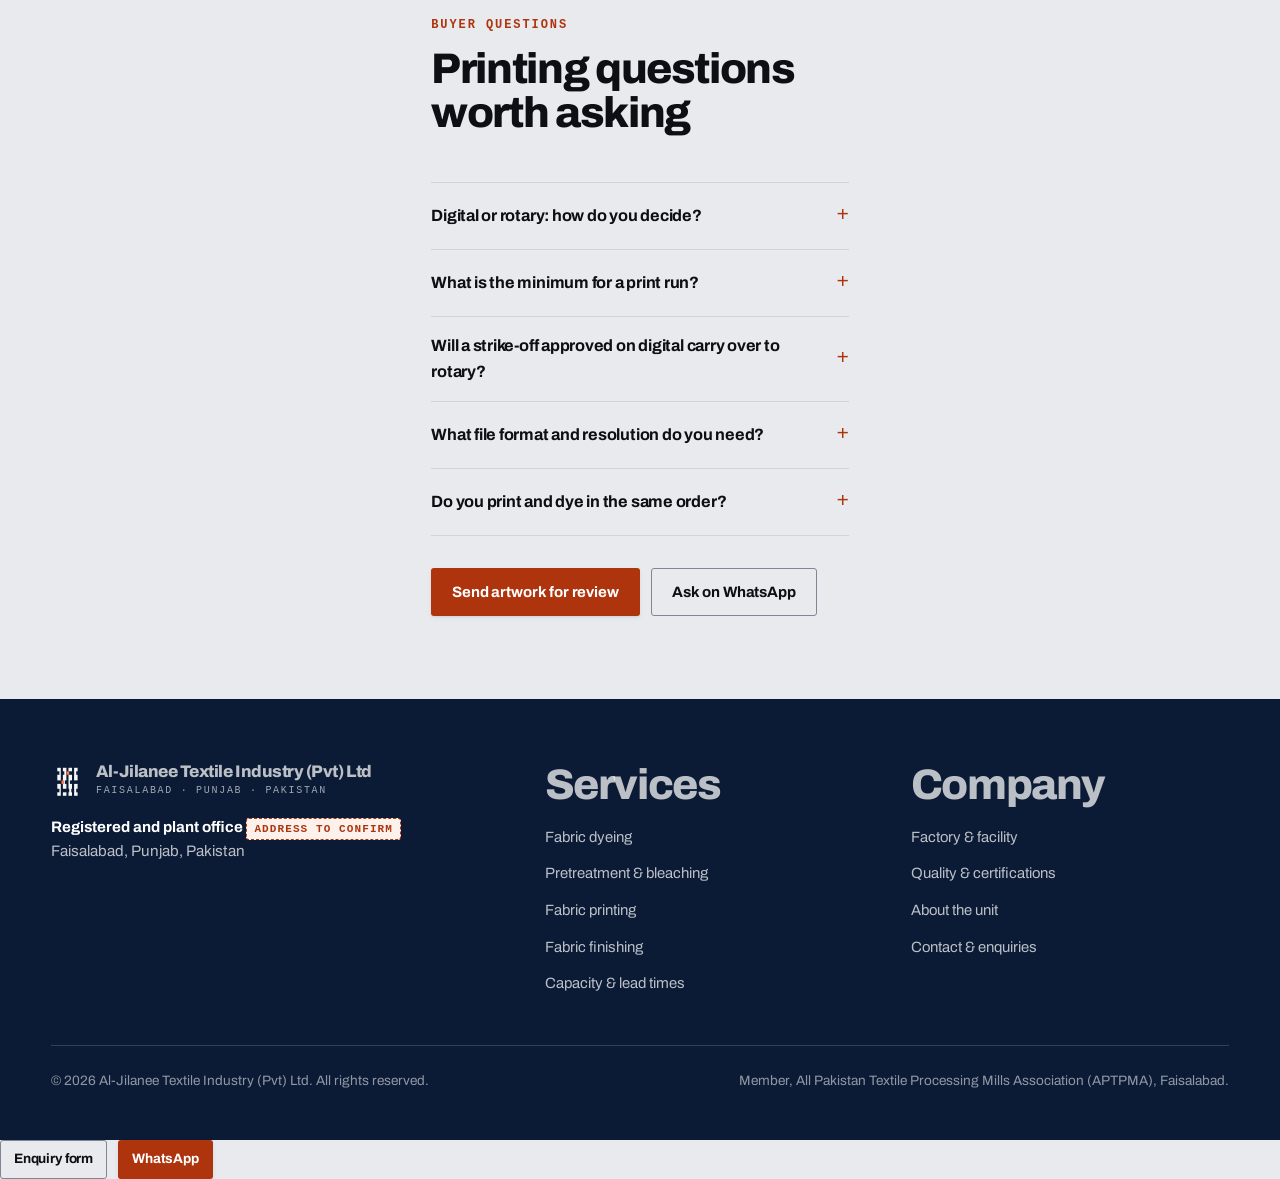
<file: printing.html>
<!DOCTYPE html>
<!-- Al-Jilanee Textile Industry — FABRIC PRINTING. Search this file for "EDIT:". -->
<html lang="en" class="no-js" data-draft="true">
<head>
<meta charset="utf-8">
<meta name="viewport" content="width=device-width, initial-scale=1">
<title>Rotary Screen &amp; Digital Fabric Printing in Pakistan | Al-Jilanee Textile</title>
<meta name="description" content="Fabric printing in Faisalabad: rotary screen, digital and flat screen printing with strike-off approval before bulk. Colour counts, repeat sizes, minimums and lead times published openly.">
<link rel="canonical" href="https://www.aljillanitex.com/printing.html">
<meta property="og:type" content="article">
<meta property="og:site_name" content="Al-Jilanee Textile Industry (Pvt) Ltd">
<meta property="og:url" content="https://www.aljillanitex.com/printing.html">
<meta property="og:title" content="Rotary Screen &amp; Digital Fabric Printing in Pakistan | Al-Jilanee Textile">
<meta property="og:description" content="Which print method suits your design, colour count and volume, and what it costs you in lead time.">
<meta property="og:image" content="https://www.aljillanitex.com/assets/img/og-default.png">
<meta name="twitter:card" content="summary_large_image">
<meta name="theme-color" content="#0b1a35">
<link rel="icon" href="assets/img/favicon.svg" type="image/svg+xml">
<link rel="apple-touch-icon" href="assets/img/apple-touch-icon.png">
<link rel="manifest" href="site.webmanifest">
<link rel="preload" href="assets/fonts/archivo-var.woff2" as="font" type="font/woff2" crossorigin>
<link rel="stylesheet" href="assets/css/site.css">
<script src="assets/js/site.js" defer></script>
</head>

<body data-wa="923000000000">

<div class="draft-ribbon">
  <strong>DRAFT</strong>: unconfirmed figures are shown as
  <span class="todo" style="border-color:#fff;color:#fff;background:transparent">TO CONFIRM</span>
  chips. Replace every chip before publishing.
</div>

<a class="skip" href="#main">Skip to main content</a>

<header class="site-header">
  <div class="wrap site-header__inner">
    <a class="brand" href="index.html" aria-label="Al-Jilanee Textile Industry, home">
      <svg class="brand__mark" viewBox="0 0 48 48" fill="none" aria-hidden="true" focusable="false">
        <g fill="var(--mark-warp)">
          <rect x="9" y="4" width="5" height="40"/><rect x="17" y="4" width="5" height="40"/>
          <rect x="25" y="4" width="5" height="40"/><rect x="33" y="4" width="5" height="40"/>
        </g>
        <g fill="var(--mark-weft)">
          <rect x="4" y="9" width="8" height="5"/><rect x="15" y="9" width="4" height="5"/>
          <rect x="22" y="9" width="11" height="5"/><rect x="36" y="9" width="8" height="5"/>
          <rect x="4" y="22" width="13" height="5"/><rect x="20" y="22" width="4" height="5"/>
          <rect x="27" y="22" width="17" height="5"/>
          <rect x="4" y="34" width="8" height="5"/><rect x="15" y="34" width="11" height="5"/>
          <rect x="29" y="34" width="4" height="5"/><rect x="36" y="34" width="8" height="5"/>
        </g>
        <g fill="var(--mark-dye)">
          <rect x="15" y="22" width="4" height="5"/><rect x="22" y="9" width="4" height="5"/>
        </g>
      </svg>
      <span>
        <span class="brand__name">Al-Jilanee Textile</span>
        <span class="brand__sub">Dyeing · Printing · Finishing</span>
      </span>
    </a>
    <button class="nav-toggle" type="button" data-nav-toggle aria-expanded="false" aria-controls="site-nav">Menu</button>
    <nav class="nav" id="site-nav" aria-label="Main">
      <ul class="nav__list">
        <li><a class="nav__link" href="dyeing.html">Dyeing</a></li>
        <li><a class="nav__link" href="printing.html" aria-current="page">Printing</a></li>
        <li><a class="nav__link" href="finishing.html">Finishing</a></li>
        <li><a class="nav__link" href="capacity.html">Capacity</a></li>
        <li><a class="nav__link" href="facility.html">Facility</a></li>
        <li><a class="nav__link" href="quality.html">Quality</a></li>
        <li><a class="nav__link" href="about.html">About</a></li>
      </ul>
    </nav>
    <a class="btn btn--primary btn--sm header-cta" href="contact.html">Get a quote</a>
  </div>
</header>

<main id="main">

  <section class="pagehead">
    <div class="wrap">
      <nav class="crumbs" aria-label="Breadcrumb">
        <a href="index.html">Home</a> <span aria-hidden="true">/</span> <span aria-current="page">Printing</span>
      </nav>
      <h1>Fabric printing in Faisalabad</h1>
      <p class="pagehead__lead">
        Rotary screen, digital and flat screen printing are not interchangeable.
        Which one is right for your design is decided by colour count, repeat
        size, quantity and the effect you need, not by what the mill happens to
        own. This page sets out how each one behaves.
      </p>
    </div>
  </section>

  <!-- ==================================================================
       METHOD COMPARISON
       The most useful thing a printing page can do. A buyer arrives with a
       design, not with a print method.
       ================================================================== -->
  <section class="section">
    <div class="wrap">
      <div class="section-head">
        <span class="eyebrow eyebrow--signal">Choosing a method</span>
        <h2>Rotary, digital or flat screen</h2>
        <p>
          Send the artwork and we will tell you which method it should run on,
          and what it will cost at your quantity. If your design is a simple
          repeat in volume, rotary will almost always be cheaper per metre. If
          it has unlimited colours, no repeat, or a photographic element, it
          should not go near a rotary screen.
        </p>
      </div>

      <div class="table-wrap" tabindex="0" role="region" aria-label="Print method comparison, scrollable">
        <table class="spec">
          <caption>Print method comparison: industry behaviour, not a quote</caption>
          <thead>
            <tr>
              <th scope="col">&nbsp;</th>
              <th scope="col">Rotary screen</th>
              <th scope="col">Digital</th>
              <th scope="col">Flat / auto screen</th>
            </tr>
          </thead>
          <tbody>
            <tr>
              <td>Colours per design</td>
              <td class="num">~8–12 practical maximum</td>
              <td>Unlimited</td>
              <td>One screen per colour</td>
            </tr>
            <tr>
              <td>Repeat</td>
              <td>Fixed by cylinder circumference, commonly around 64 cm</td>
              <td>No repeat limit</td>
              <td>Fixed by screen</td>
            </tr>
            <tr>
              <td>Detail</td>
              <td>Good</td>
              <td>Photographic</td>
              <td>Bold and graphic</td>
            </tr>
            <tr>
              <td>Setup cost</td>
              <td>Cylinder engraving, one-off</td>
              <td>Minimal</td>
              <td>Per-colour screens</td>
            </tr>
            <tr>
              <td>Cost at volume</td>
              <td>Lowest: engraving is amortised</td>
              <td>Flat per metre</td>
              <td>Mid</td>
            </tr>
            <tr>
              <td>Special effects</td>
              <td>Some</td>
              <td>Limited</td>
              <td>Widest range: glitter, puff, discharge, high-density pigment</td>
            </tr>
            <tr>
              <td>Running speed</td>
              <td class="num">80–100 m/min</td>
              <td class="num">~75 m/min single pass</td>
              <td>Lower</td>
            </tr>
            <tr>
              <td>Best for</td>
              <td>Simple repeats, large volumes, lowest cost per metre</td>
              <td>Prototypes, placement prints, large non-repeating designs, low volume</td>
              <td>Effect-led work, short runs needing special finishes</td>
            </tr>
          </tbody>
        </table>
      </div>

      <div class="grid grid-2 mt-6">
        <div class="callout">
          <span class="callout__k">The digital-to-rotary move</span>
          <p>
            A well-run programme samples digitally, proves the design, then moves
            to rotary once the volume justifies the engraving. It is the normal
            commercial path, and it is worth asking a printer to handle both
            stages.
          </p>
          <p>
            <strong>If you do this, budget for a fresh strike-off.</strong> The
            same artwork renders differently between methods, different
            penetration, different hand, slightly different colour. A strike-off
            approved on digital does not automatically approve the rotary version.
          </p>
        </div>
        <div class="callout callout--signal">
          <span class="callout__k">Printing at this unit</span>
          <p>
            <span class="todo">To confirm</span><span class="edit-note">EDIT: which methods we actually
            run, with machine makes and models. If we run only one, delete the
            columns we do not offer rather than describing a market we are not
            in.
          </span></p>
        </div>
      </div>
    </div>
  </section>

  <!-- ==================================================================
       THE PRINT RUN
       ================================================================== -->
  <section class="section section--sunk">
    <div class="wrap">
      <div class="grid grid-sidebar">
        <div>
          <div class="section-head">
            <span class="eyebrow eyebrow--signal">The run</span>
            <h2>What happens between your file and a roll</h2>
          </div>

          <ol class="flow">
            <li class="flow__step">
              <div class="flow__body">
                <h3>File and repeat check</h3>
                <p>
                  Resolution, colour space, repeat length and the number of
                  colours. If the design has more colours than the method allows,
                  this is where it is caught, not after the cylinders are cut.
                </p>
              </div>
            </li>
            <li class="flow__step">
              <div class="flow__body">
                <h3>Pretreatment</h3>
                <p>
                  Print does not sit on raw greige. The fabric is prepared so the
                  print has something to bond to, and a printing route on
                  unprepared cloth is the most common cause of a print that
                  cracks at the first fold.
                </p>
              </div>
            </li>
            <li class="flow__step">
              <div class="flow__body">
                <h3>Strike-off</h3>
                <p>
                  A short length printed for approval. Typically one to two weeks
                  to produce, subject to the print unit's queue. This is your
                  chance to reject a colour, a registration or a hand before the
                  bulk is committed.
                </p>
                <p class="flow__meta">The clock starts after you approve this</p>
              </div>
            </li>
            <li class="flow__step">
              <div class="flow__body">
                <h3>Bulk printing</h3>
                <p>
                  Each colourway runs as its own lot. On a rotary machine, each
                  cylinder also carries its own repeat length, so a design change
                  is a cylinder change, not a colour change.
                </p>
              </div>
            </li>
            <li class="flow__step">
              <div class="flow__body">
                <h3>Steaming, washing and drying</h3>
                <p>
                  The print is fixed, then washed to remove unfixed pigment and
                  excess thickener. A print that has not been properly washed
                  smells, stiffens, and fades early.
                </p>
              </div>
            </li>
            <li class="flow__step">
              <div class="flow__body">
                <h3>Finishing and inspection</h3>
                <p>
                  Usually the same stenter as the rest of the plant, which is why
                  print programmes are seasonal, the finishing queue fills ahead
                  of retail seasons.
                </p>
              </div>
            </li>
          </ol>
        </div>

        <aside class="rail">
          <h2 class="rail__title">Lead times</h2>
          <div class="stack">
            <div>
              <span class="channel__k">Bulk printing, from sample approval</span>
              <span class="channel__v val">20–40 days</span>
              <span class="channel__n">Varies by season</span>
            </div>
            <div>
              <span class="channel__k">Strike-off production</span>
              <span class="channel__v val">1–2 weeks</span>
            </div>
            <div>
              <span class="channel__k">Minimum per colourway</span>
              <span class="channel__v"><span class="todo">To confirm</span></span>
              <span class="channel__n"><span class="edit-note">EDIT: state it here, not just on the capacity page</span></span>
            </div>
            <div>
              <span class="channel__k">Maximum colours, rotary</span>
              <span class="channel__v val">~8–12</span>
              <span class="channel__n">Above this, cost rises sharply and digital usually wins</span>
            </div>
          </div>
          <p class="text-xs text-muted mt-5">
            Print programmes peak ahead of retail seasons. If your delivery date
            sits in one of those windows, ask about the queue when you enquire,
            not after you have approved the strike-off.
          </p>
          <a class="btn btn--ghost btn--sm btn--block mt-4" href="contact.html">Send artwork for review</a>
        </aside>
      </div>
    </div>
  </section>

  <!-- ==================================================================
       BUYER QUESTIONS
       ================================================================== -->
  <section class="section">
    <div class="wrap measure-narrow">
      <div class="section-head">
        <span class="eyebrow eyebrow--signal">Buyer questions</span>
        <h2>Printing questions worth asking</h2>
      </div>

      <div class="qa">
        <details class="qa__item">
          <summary class="qa__q">Digital or rotary: how do you decide?</summary>
          <div class="qa__a">
            <p>
              On colour count, repeat size, quantity and effect. Below roughly a
              simple eight-to-twelve colour repeat in volume, rotary wins on cost
              per metre. Unlimited colours, no repeat, placement prints and
              photographic detail all belong on digital.
            </p>
          </div>
        </details>

        <details class="qa__item">
          <summary class="qa__q">What is the minimum for a print run?</summary>
          <div class="qa__a">
            <p>
              <span class="todo">To confirm</span><span class="edit-note">EDIT: the real figure, per
              colourway. Digital genuinely does open up small runs, and that is
              often the answer for a buyer who has been told no elsewhere.
            </span></p>
          </div>
        </details>

        <details class="qa__item">
          <summary class="qa__q">Will a strike-off approved on digital carry over to rotary?</summary>
          <div class="qa__a">
            <p>
              Not automatically. The same artwork renders differently between
              methods. A fresh strike-off is normal and should be budgeted for.
              See the method comparison above.
            </p>
          </div>
        </details>

        <details class="qa__item">
          <summary class="qa__q">What file format and resolution do you need?</summary>
          <div class="qa__a">
            <p>
              <span class="todo">To confirm</span><span class="edit-note">EDIT: state what you accept
              and what you need back. Most units work from vector artwork for
              rotary and high-resolution raster for digital. Sending the wrong one
              is the most common avoidable delay in a print enquiry.
            </span></p>
          </div>
        </details>

        <details class="qa__item">
          <summary class="qa__q">Do you print and dye in the same order?</summary>
          <div class="qa__a">
            <p>
              Sometimes, and the order matters. Printing onto undyed greige is not
              the same as printing after a dye, and a base colour changes what the
              print can achieve. Tell us the intended ground colour with your first
              enquiry rather than after the strike-off.
            </p>
          </div>
        </details>
      </div>

      <div class="btn-row mt-6">
        <a class="btn btn--primary" href="contact.html">Send artwork for review</a>
        <a class="btn btn--ghost" href="https://wa.me/923000000000?text=Hello%2C%20I%20have%20a%20printing%20requirement%20for%20Al-Jilanee%20Textile.%0A%0ADesign%20%2F%20number%20of%20colours%3A%0AFabric%20%2F%20construction%3A%0AQuantity%20per%20colourway%3A%0ARepeat%20size%3A%0ATarget%20date%3A" data-wa-msg="Hello, I have a printing requirement for Al-Jilanee Textile.&#10;&#10;Design / number of colours:&#10;Fabric / construction:&#10;Quantity per colourway:&#10;Repeat size:&#10;Target date:"
           target="_blank" rel="noopener">Ask on WhatsApp</a>
      </div>
    </div>
  </section>

</main>

<footer class="site-footer">
  <div class="wrap">
    <div class="footer-grid">
      <div>
        <a class="brand" href="index.html">
          <svg class="brand__mark" viewBox="0 0 48 48" fill="none" aria-hidden="true" focusable="false">
        <g fill="var(--mark-warp)">
          <rect x="9" y="4" width="5" height="40"/><rect x="17" y="4" width="5" height="40"/>
          <rect x="25" y="4" width="5" height="40"/><rect x="33" y="4" width="5" height="40"/>
        </g>
        <g fill="var(--mark-weft)">
          <rect x="4" y="9" width="8" height="5"/><rect x="15" y="9" width="4" height="5"/>
          <rect x="22" y="9" width="11" height="5"/><rect x="36" y="9" width="8" height="5"/>
          <rect x="4" y="22" width="13" height="5"/><rect x="20" y="22" width="4" height="5"/>
          <rect x="27" y="22" width="17" height="5"/>
          <rect x="4" y="34" width="8" height="5"/><rect x="15" y="34" width="11" height="5"/>
          <rect x="29" y="34" width="4" height="5"/><rect x="36" y="34" width="8" height="5"/>
        </g>
        <g fill="var(--mark-dye)">
          <rect x="15" y="22" width="4" height="5"/><rect x="22" y="9" width="4" height="5"/>
        </g>
      </svg>
          <span>
            <span class="brand__name">Al-Jilanee Textile Industry (Pvt) Ltd</span>
            <span class="brand__sub">Faisalabad · Punjab · Pakistan</span>
          </span>
        </a>
        <address class="addr mt-4">
          <strong>Registered and plant office</strong>
          <span class="todo">Address to confirm</span><br>
          Faisalabad, Punjab, Pakistan
        </address>
      </div>
      <div>
        <h2>Services</h2>
        <ul class="footer-links">
          <li><a href="dyeing.html">Fabric dyeing</a></li>
          <li><a href="dyeing.html#pretreatment">Pretreatment &amp; bleaching</a></li>
          <li><a href="printing.html">Fabric printing</a></li>
          <li><a href="finishing.html">Fabric finishing</a></li>
          <li><a href="capacity.html">Capacity &amp; lead times</a></li>
        </ul>
      </div>
      <div>
        <h2>Company</h2>
        <ul class="footer-links">
          <li><a href="facility.html">Factory &amp; facility</a></li>
          <li><a href="quality.html">Quality &amp; certifications</a></li>
          <li><a href="about.html">About the unit</a></li>
          <li><a href="contact.html">Contact &amp; enquiries</a></li>
        </ul>
      </div>
    </div>
    <div class="footer-bottom">
      <p>&copy; <span data-year>2026</span> Al-Jilanee Textile Industry (Pvt) Ltd. All rights reserved.</p>
      <p>Member, All Pakistan Textile Processing Mills Association (APTPMA), Faisalabad.</p>
    </div>
  </div>
</footer>

<div class="wa-bar">
  <a class="btn btn--ghost btn--sm" href="contact.html">Enquiry form</a>
  <a class="btn btn--primary btn--sm" href="https://wa.me/923000000000?text=Hello%2C%20I%20have%20a%20printing%20requirement%20for%20Al-Jilanee%20Textile%2C%20Faisalabad.%0A%0ADesign%20%2F%20colours%3A%0AFabric%20%2F%20construction%3A%0AQuantity%20per%20colourway%3A%0ATarget%20date%3A" data-wa-msg="Hello, I have a printing requirement for Al-Jilanee Textile, Faisalabad.&#10;&#10;Design / colours:&#10;Fabric / construction:&#10;Quantity per colourway:&#10;Target date:"
     target="_blank" rel="noopener">WhatsApp</a>
</div>


<!-- Structured data. Two of the nine Faisalabad competitor sites audited
     ship any JSON-LD at all. This is free, invisible, and it is what makes
     the page parseable by a procurement system or an AI assistant rather
     than a picture of a page. -->
<script type="application/ld+json">
{
  "@context": "https://schema.org",
  "@graph": [
    {
      "@type": "WebPage",
      "@id": "https://www.aljillanitex.com/printing.html#webpage",
      "url": "https://www.aljillanitex.com/printing.html",
      "name": "Fabric Printing in Faisalabad | Al-Jilanee Textile Industry",
      "isPartOf": { "@id": "https://www.aljillanitex.com/#website" },
      "about": { "@id": "https://www.aljillanitex.com/#organization" },
      "breadcrumb": { "@id": "https://www.aljillanitex.com/printing.html#breadcrumb" },
      "inLanguage": "en"
    },
    {
      "@type": "BreadcrumbList",
      "@id": "https://www.aljillanitex.com/printing.html#breadcrumb",
      "itemListElement": [
        { "@type": "ListItem", "position": 1, "name": "Home", "item": "https://www.aljillanitex.com/" },
        { "@type": "ListItem", "position": 2, "name": "Fabric Printing in Faisalabad", "item": "https://www.aljillanitex.com/printing.html" }
      ]
    }
  ]
}
</script>

</body></html>
</file>
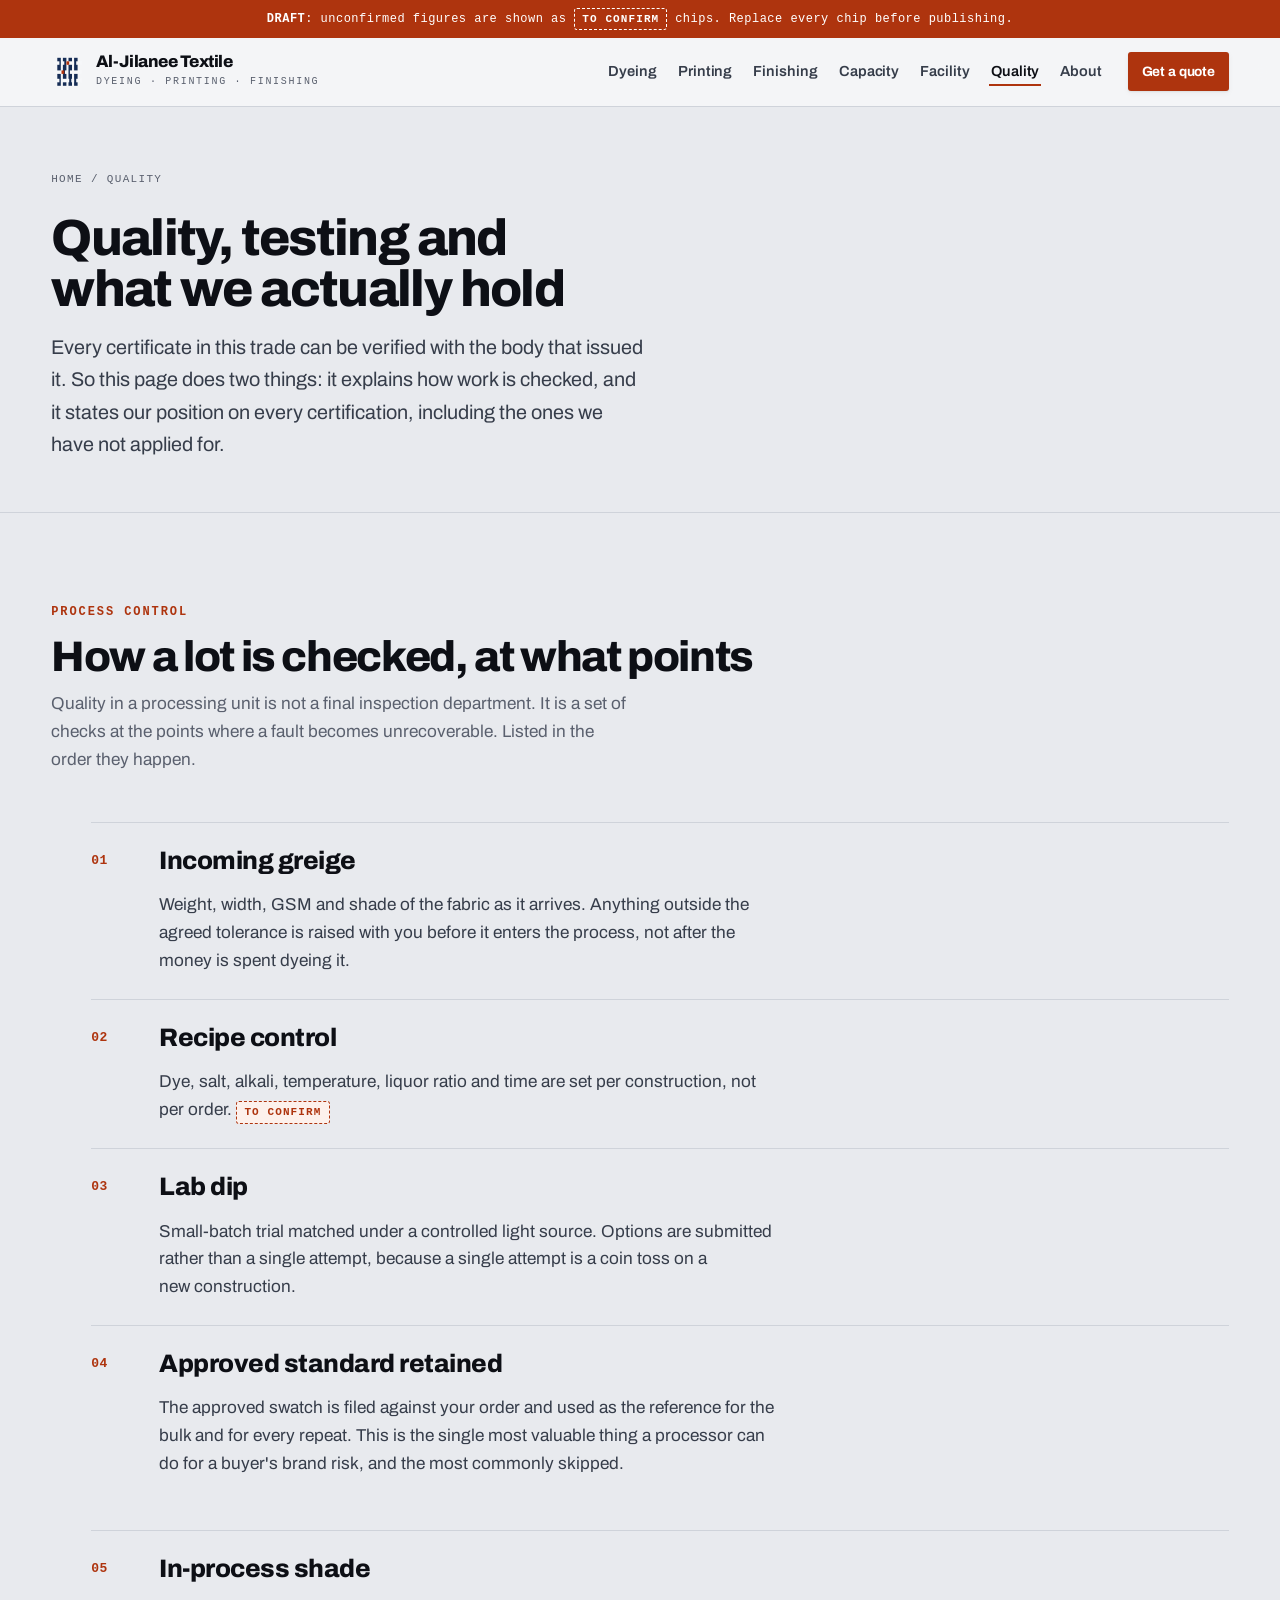
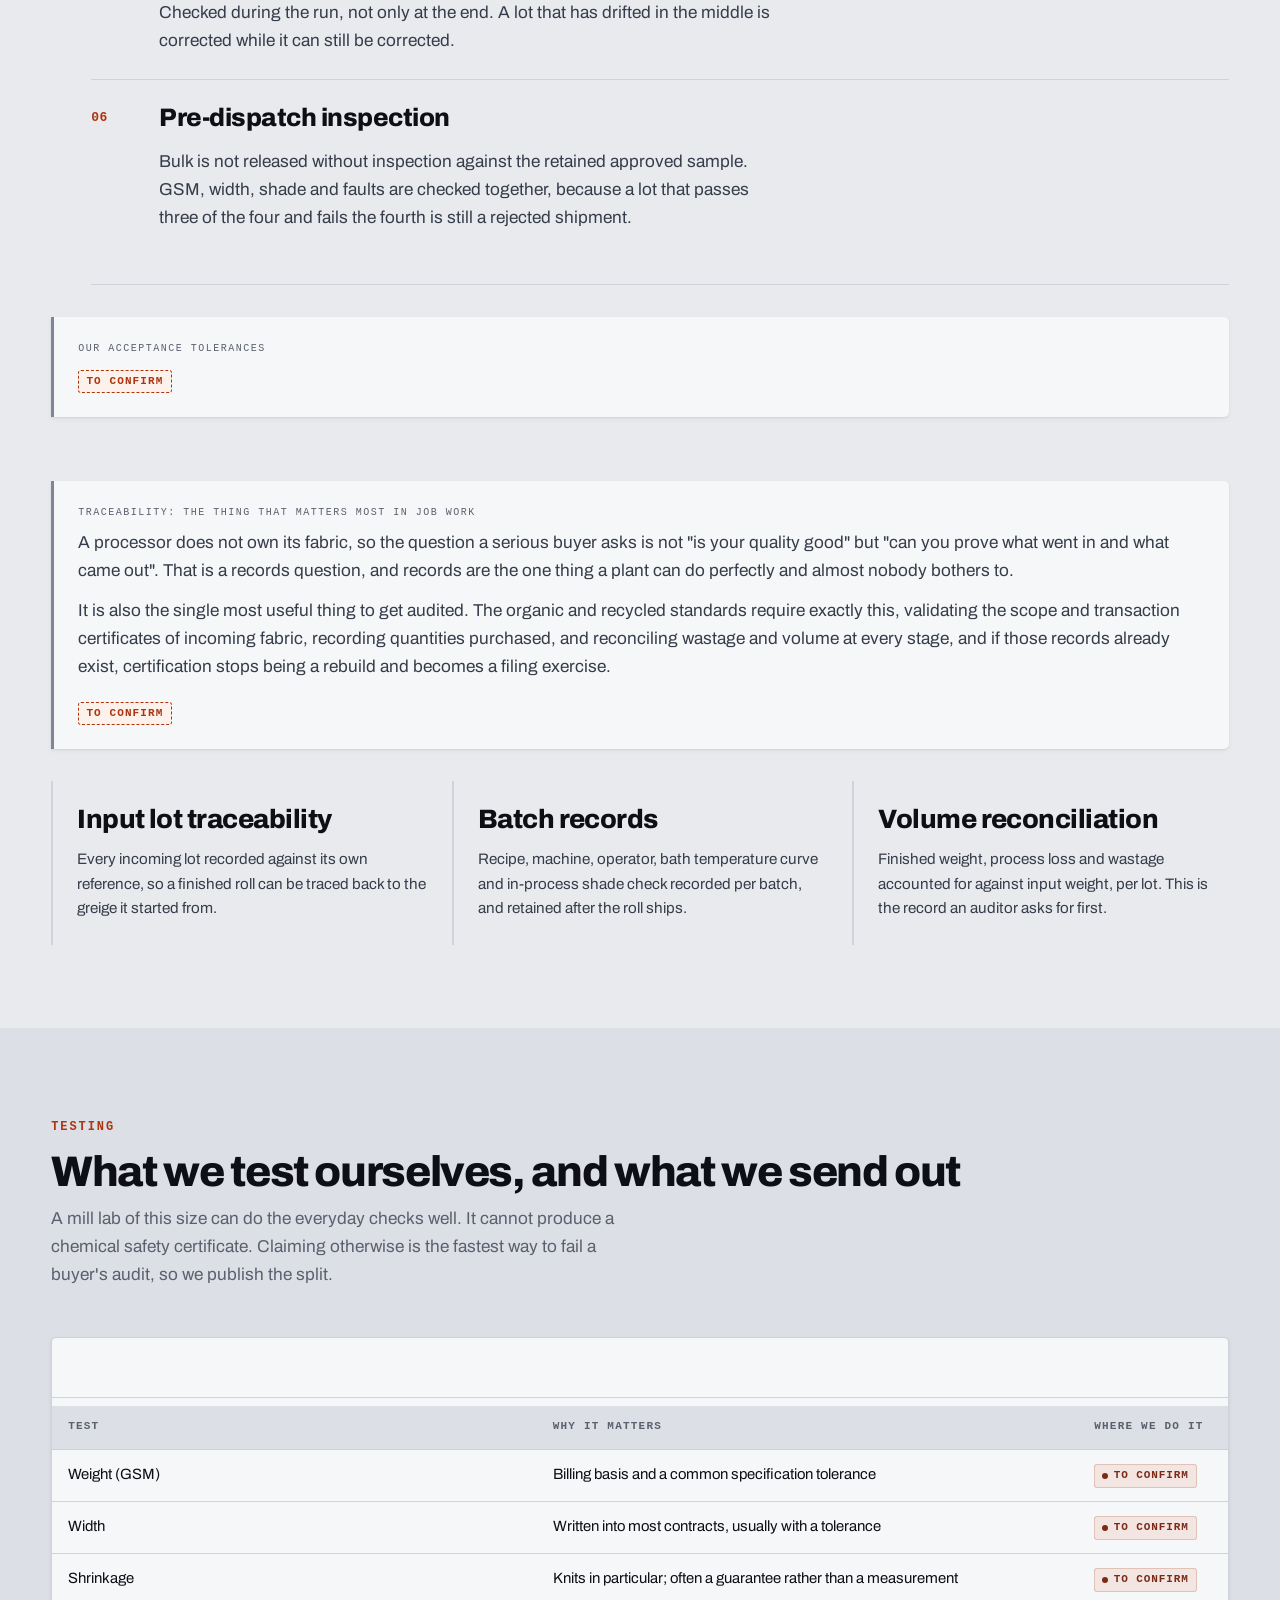
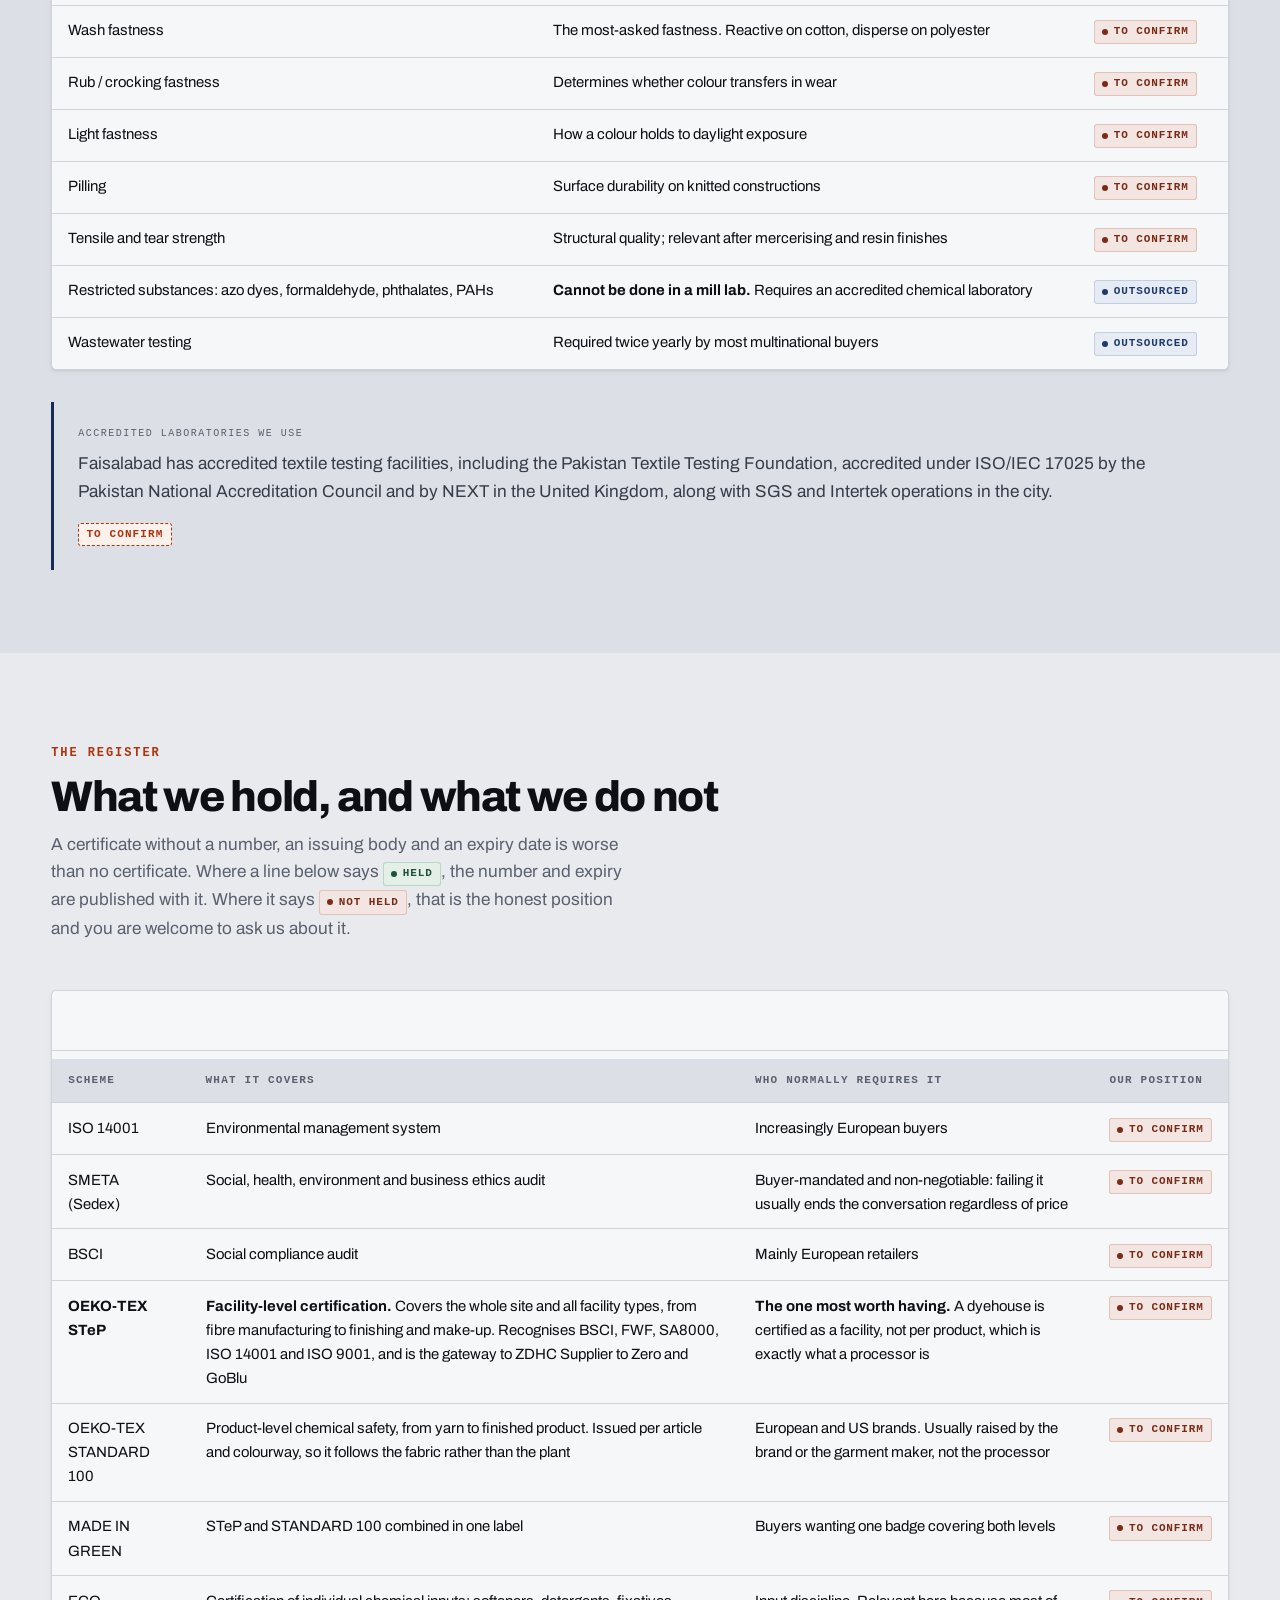
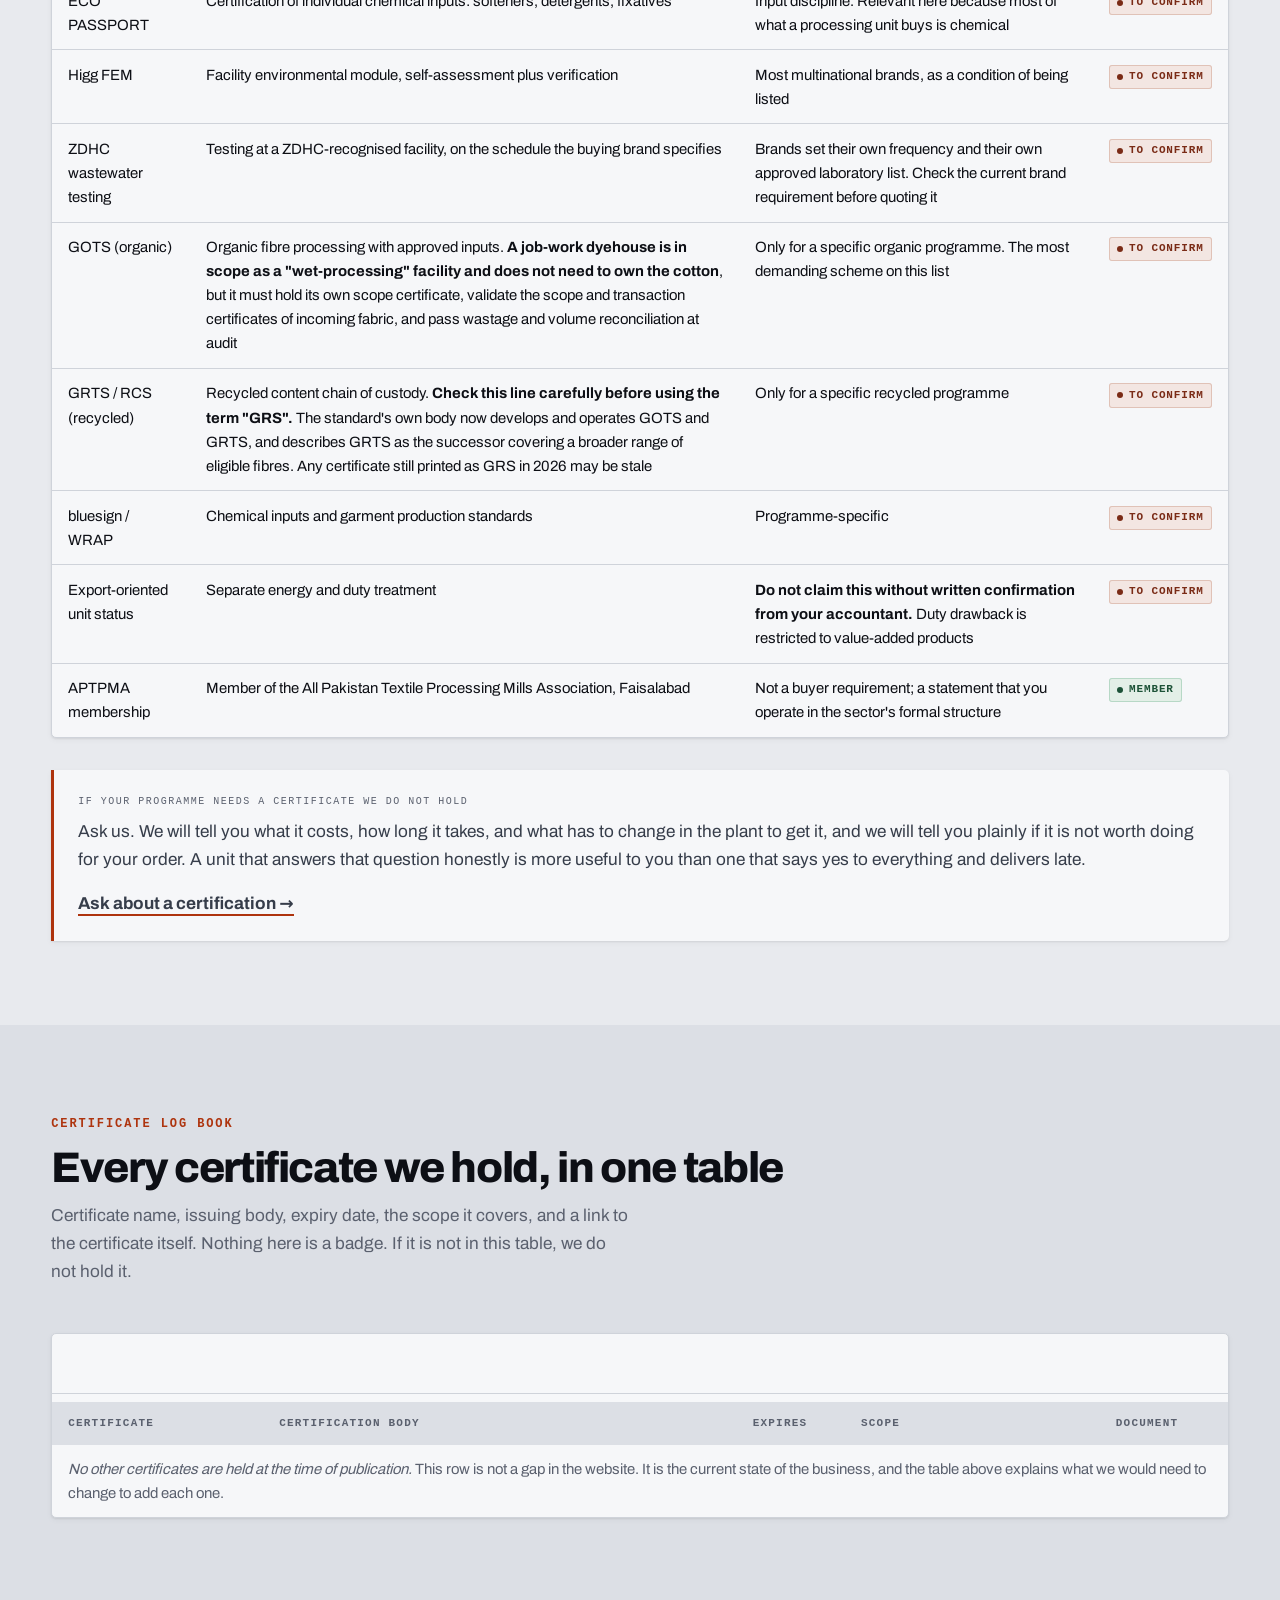
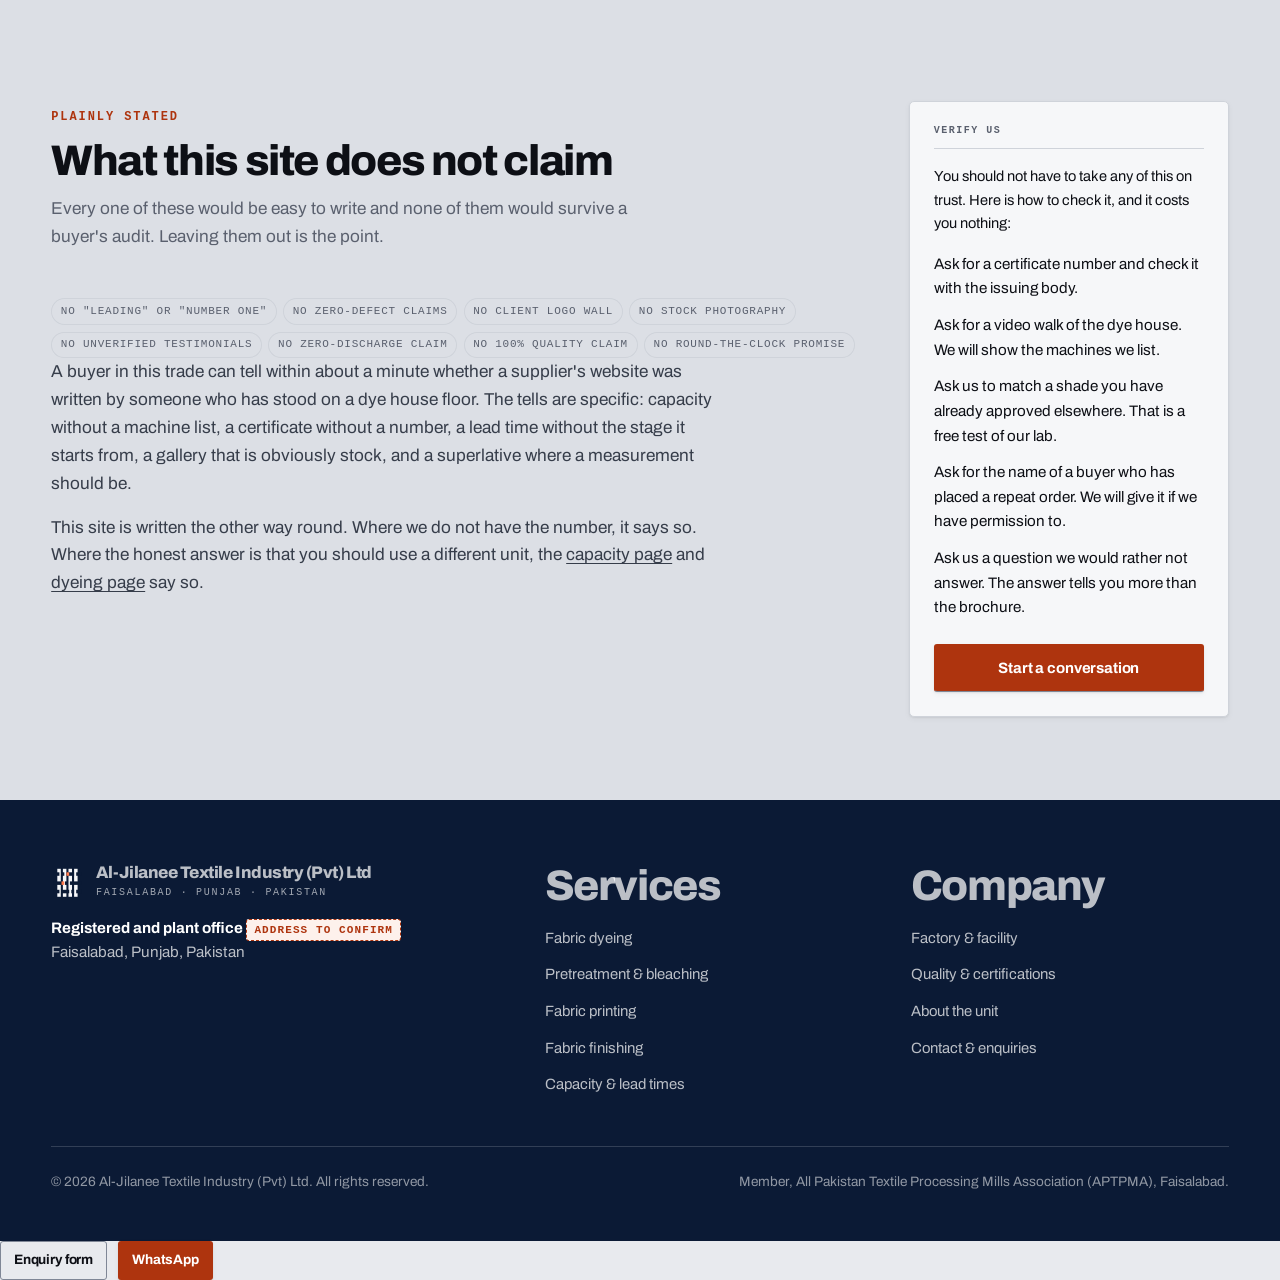
<file: quality.html>
<!DOCTYPE html>
<!-- Al-Jilanee Textile Industry — QUALITY. Search this file for "EDIT:". -->
<html lang="en" class="no-js" data-draft="true">
<head>
<meta charset="utf-8">
<meta name="viewport" content="width=device-width, initial-scale=1">
<title>Quality Control &amp; Certifications: What We Hold | Al-Jilanee Textile</title>
<meta name="description" content="Quality control at Al-Jilanee Textile Processing, Faisalabad: lab dips, in-house and accredited testing, and a full list of certifications we hold, and the ones we do not.">
<link rel="canonical" href="https://www.aljillanitex.com/quality.html">
<meta property="og:type" content="article">
<meta property="og:site_name" content="Al-Jilanee Textile Industry (Pvt) Ltd">
<meta property="og:url" content="https://www.aljillanitex.com/quality.html">
<meta property="og:title" content="Quality Control &amp; Certifications | Al-Jilanee Textile">
<meta property="og:description" content="Every certificate in this trade can be checked. Here is our position on each one, including the gaps.">
<meta property="og:image" content="https://www.aljillanitex.com/assets/img/og-default.png">
<meta name="twitter:card" content="summary_large_image">
<meta name="theme-color" content="#0b1a35">
<link rel="icon" href="assets/img/favicon.svg" type="image/svg+xml">
<link rel="apple-touch-icon" href="assets/img/apple-touch-icon.png">
<link rel="manifest" href="site.webmanifest">
<link rel="preload" href="assets/fonts/archivo-var.woff2" as="font" type="font/woff2" crossorigin>
<link rel="stylesheet" href="assets/css/site.css">
<script src="assets/js/site.js" defer></script>
</head>

<body data-wa="923000000000">

<div class="draft-ribbon">
  <strong>DRAFT</strong>: unconfirmed figures are shown as
  <span class="todo" style="border-color:#fff;color:#fff;background:transparent">TO CONFIRM</span>
  chips. Replace every chip before publishing.
</div>

<a class="skip" href="#main">Skip to main content</a>

<header class="site-header">
  <div class="wrap site-header__inner">
    <a class="brand" href="index.html" aria-label="Al-Jilanee Textile Industry, home">
      <svg class="brand__mark" viewBox="0 0 48 48" fill="none" aria-hidden="true" focusable="false">
        <g fill="var(--mark-warp)">
          <rect x="9" y="4" width="5" height="40"/><rect x="17" y="4" width="5" height="40"/>
          <rect x="25" y="4" width="5" height="40"/><rect x="33" y="4" width="5" height="40"/>
        </g>
        <g fill="var(--mark-weft)">
          <rect x="4" y="9" width="8" height="5"/><rect x="15" y="9" width="4" height="5"/>
          <rect x="22" y="9" width="11" height="5"/><rect x="36" y="9" width="8" height="5"/>
          <rect x="4" y="22" width="13" height="5"/><rect x="20" y="22" width="4" height="5"/>
          <rect x="27" y="22" width="17" height="5"/>
          <rect x="4" y="34" width="8" height="5"/><rect x="15" y="34" width="11" height="5"/>
          <rect x="29" y="34" width="4" height="5"/><rect x="36" y="34" width="8" height="5"/>
        </g>
        <g fill="var(--mark-dye)">
          <rect x="15" y="22" width="4" height="5"/><rect x="22" y="9" width="4" height="5"/>
        </g>
      </svg>
      <span>
        <span class="brand__name">Al-Jilanee Textile</span>
        <span class="brand__sub">Dyeing · Printing · Finishing</span>
      </span>
    </a>
    <button class="nav-toggle" type="button" data-nav-toggle aria-expanded="false" aria-controls="site-nav">Menu</button>
    <nav class="nav" id="site-nav" aria-label="Main">
      <ul class="nav__list">
        <li><a class="nav__link" href="dyeing.html">Dyeing</a></li>
        <li><a class="nav__link" href="printing.html">Printing</a></li>
        <li><a class="nav__link" href="finishing.html">Finishing</a></li>
        <li><a class="nav__link" href="capacity.html">Capacity</a></li>
        <li><a class="nav__link" href="facility.html">Facility</a></li>
        <li><a class="nav__link" href="quality.html" aria-current="page">Quality</a></li>
        <li><a class="nav__link" href="about.html">About</a></li>
      </ul>
    </nav>
    <a class="btn btn--primary btn--sm header-cta" href="contact.html">Get a quote</a>
  </div>
</header>

<main id="main">

  <section class="pagehead">
    <div class="wrap">
      <nav class="crumbs" aria-label="Breadcrumb">
        <a href="index.html">Home</a> <span aria-hidden="true">/</span> <span aria-current="page">Quality</span>
      </nav>
      <h1>Quality, testing and what we actually hold</h1>
      <p class="pagehead__lead">
        Every certificate in this trade can be verified with the body that issued
        it. So this page does two things: it explains how work is checked, and it
        states our position on every certification, including the ones we have
        not applied for.
      </p>
    </div>
  </section>

  <!-- ==================================================================
       1. HOW WORK IS CHECKED
       ================================================================== -->
  <section class="section">
    <div class="wrap">
      <div class="section-head">
        <span class="eyebrow eyebrow--signal">Process control</span>
        <h2>How a lot is checked, at what points</h2>
        <p>
          Quality in a processing unit is not a final inspection department. It
          is a set of checks at the points where a fault becomes unrecoverable.
          Listed in the order they happen.
        </p>
      </div>

      <ol class="flow">
        <li class="flow__step">
          <div class="flow__body">
            <h3>Incoming greige</h3>
            <p>
              Weight, width, GSM and shade of the fabric as it arrives. Anything
              outside the agreed tolerance is raised with you before it enters
              the process, not after the money is spent dyeing it.
            </p>
          </div>
        </li>
        <li class="flow__step">
          <div class="flow__body">
            <h3>Recipe control</h3>
            <p>
              Dye, salt, alkali, temperature, liquor ratio and time are set per
              construction, not per order. <span class="todo">To confirm</span><span class="edit-note">EDIT: state whether
              dosing is computerised.</span>
            </p>
          </div>
        </li>
        <li class="flow__step">
          <div class="flow__body">
            <h3>Lab dip</h3>
            <p>
              Small-batch trial matched under a controlled light source. Options
              are submitted rather than a single attempt, because a single
              attempt is a coin toss on a new construction.
            </p>
          </div>
        </li>
        <li class="flow__step">
          <div class="flow__body">
            <h3>Approved standard retained</h3>
            <p>
              The approved swatch is filed against your order and used as the
              reference for the bulk and for every repeat. This is the single
              most valuable thing a processor can do for a buyer's brand risk,
              and the most commonly skipped.
            </p>
            <p class="flow__meta"><span class="edit-note">EDIT: confirm this is our policy and say so</span></p>
          </div>
        </li>
        <li class="flow__step">
          <div class="flow__body">
            <h3>In-process shade</h3>
            <p>
              Checked during the run, not only at the end. A lot that has drifted
              in the middle is corrected while it can still be corrected.
            </p>
          </div>
        </li>
        <li class="flow__step">
          <div class="flow__body">
            <h3>Pre-dispatch inspection</h3>
            <p>
              Bulk is not released without inspection against the retained
              approved sample. GSM, width, shade and faults are checked together,
              because a lot that passes three of the four and fails the fourth is
              still a rejected shipment.
            </p>
            <p class="flow__meta"><span class="edit-note">EDIT: publish the tolerances you actually work to</span></p>
          </div>
        </li>
      </ol>

      <div class="callout mt-6">
        <span class="callout__k">Our acceptance tolerances</span>
        <p>
          <span class="todo">To confirm</span><span class="edit-note">EDIT: publish the real figures.
          A buyer in this trade commonly works to GSM ±5 and width ±3 inches
          against the approved sample. A published tolerance is a stronger claim
          than a certificate, because it is a commitment rather than a
          description.
        </span></p>
      </div>

      <!-- ==================================================================
           TRACEABILITY
           For a job-work processor this is the actual differentiator, and
           it is the thing organic and recycled schemes actually audit.
           No competitor in the Faisalabad field publishes it at all.
           ================================================================== -->
      <div class="callout mt-8">
        <span class="callout__k">Traceability: the thing that matters most in job work</span>
        <p>
          A processor does not own its fabric, so the question a serious buyer
          asks is not "is your quality good" but "can you prove what went in and
          what came out". That is a records question, and records are the one
          thing a plant can do perfectly and almost nobody bothers to.
        </p>
        <p>
          It is also the single most useful thing to get audited. The organic
          and recycled standards require exactly this, validating the scope and
          transaction certificates of incoming fabric, recording quantities
          purchased, and reconciling wastage and volume at every stage, and if
          those records already exist, certification stops being a rebuild and
          becomes a filing exercise.
        </p>
        <p class="mt-4">
          <span class="todo">To confirm</span><span class="edit-note">EDIT: describe our own records
          honestly. Do not claim a system we do not run. Written by whoever
          actually keeps the batch records.
        </span></p>
      </div>

      <div class="grid grid-3 mt-6">
        <div class="card">
          <h3>Input lot traceability</h3>
          <p>
            Every incoming lot recorded against its own reference, so a finished
            roll can be traced back to the greige it started from.
          </p>
        </div>
        <div class="card">
          <h3>Batch records</h3>
          <p>
            Recipe, machine, operator, bath temperature curve and in-process
            shade check recorded per batch, and retained after the roll ships.
          </p>
        </div>
        <div class="card">
          <h3>Volume reconciliation</h3>
          <p>
            Finished weight, process loss and wastage accounted for against input
            weight, per lot. This is the record an auditor asks for first.
          </p>
        </div>
      </div>
    </div>
  </section>

  <!-- ==================================================================
       2. TESTING — IN-HOUSE VS ACCREDITED
       The honest split is far more credible than claiming everything.
       ================================================================== -->
  <section class="section section--sunk">
    <div class="wrap">
      <div class="section-head">
        <span class="eyebrow eyebrow--signal">Testing</span>
        <h2>What we test ourselves, and what we send out</h2>
        <p>
          A mill lab of this size can do the everyday checks well. It cannot
          produce a chemical safety certificate. Claiming otherwise is the
          fastest way to fail a buyer's audit, so we publish the split.
        </p>
      </div>

      <div class="table-wrap" tabindex="0" role="region" aria-label="Testing capability, scrollable">
        <table class="spec">
          <caption><span class="edit-note">EDIT: mark each row as in-house, outsourced, or not offered</span></caption>
          <thead>
            <tr>
              <th scope="col">Test</th>
              <th scope="col">Why it matters</th>
              <th scope="col">Where we do it</th>
            </tr>
          </thead>
          <tbody>
            <tr><td>Shade matching to an approved standard</td><td>The core requirement. Without it there is no order</td><td><span class="status status--notheld">To confirm</span></td></tr>
            <tr><td>Weight (GSM)</td><td>Billing basis and a common specification tolerance</td><td><span class="status status--notheld">To confirm</span></td></tr>
            <tr><td>Width</td><td>Written into most contracts, usually with a tolerance</td><td><span class="status status--notheld">To confirm</span></td></tr>
            <tr><td>Shrinkage</td><td>Knits in particular; often a guarantee rather than a measurement</td><td><span class="status status--notheld">To confirm</span></td></tr>
            <tr><td>Wash fastness</td><td>The most-asked fastness. Reactive on cotton, disperse on polyester</td><td><span class="status status--notheld">To confirm</span></td></tr>
            <tr><td>Rub / crocking fastness</td><td>Determines whether colour transfers in wear</td><td><span class="status status--notheld">To confirm</span></td></tr>
            <tr><td>Light fastness</td><td>How a colour holds to daylight exposure</td><td><span class="status status--notheld">To confirm</span></td></tr>
            <tr><td>Pilling</td><td>Surface durability on knitted constructions</td><td><span class="status status--notheld">To confirm</span></td></tr>
            <tr><td>Tensile and tear strength</td><td>Structural quality; relevant after mercerising and resin finishes</td><td><span class="status status--notheld">To confirm</span></td></tr>
            <tr><td>Restricted substances: azo dyes, formaldehyde, phthalates, PAHs</td><td><strong>Cannot be done in a mill lab.</strong> Requires an accredited chemical laboratory</td><td><span class="status status--onrequest">Outsourced</span></td></tr>
            <tr><td>Wastewater testing</td><td>Required twice yearly by most multinational buyers</td><td><span class="status status--onrequest">Outsourced</span></td></tr>
          </tbody>
        </table>
      </div>

      <div class="callout callout--sunk mt-6">
        <span class="callout__k">Accredited laboratories we use</span>
        <p>
          Faisalabad has accredited textile testing facilities, including the
          Pakistan Textile Testing Foundation, accredited under ISO/IEC 17025 by
          the Pakistan National Accreditation Council and by NEXT in the United
          Kingdom, along with SGS and Intertek operations in the city.
        </p>
        <p>
          <span class="todo">To confirm</span><span class="edit-note">EDIT: name the laboratories you
          actually use. Naming a real one you use is worth more than describing
          testing you cannot perform.
        </span></p>
      </div>
    </div>
  </section>

  <!-- ==================================================================
       3. CERTIFICATIONS — THE HONEST REGISTER
       The centrepiece. Buyers verify, so this page shows the gaps too.
       ================================================================== -->
  <section class="section">
    <div class="wrap">
      <div class="section-head">
        <span class="eyebrow eyebrow--signal">The register</span>
        <h2>What we hold, and what we do not</h2>
        <p>
          A certificate without a number, an issuing body and an expiry date is
          worse than no certificate. Where a line below says
          <span class="status status--held">Held</span>, the number and expiry
          are published with it. Where it says
          <span class="status status--notheld">Not held</span>, that is the
          honest position and you are welcome to ask us about it.
        </p>
      </div>

      <div class="table-wrap" tabindex="0" role="region" aria-label="Certification register, scrollable">
        <table class="spec">
          <caption><span class="edit-note">EDIT: for anything marked Held, add the certificate number, issuing body and expiry date</span></caption>
          <thead>
            <tr>
              <th scope="col">Scheme</th>
              <th scope="col">What it covers</th>
              <th scope="col">Who normally requires it</th>
              <th scope="col">Our position</th>
            </tr>
          </thead>
          <tbody>
            <tr>
              <td>ISO 9001</td>
              <td>Quality management system</td>
              <td>Some buyers; a general credibility marker</td>
              <td><span class="status status--notheld">To confirm</span></td>
            </tr>
            <tr>
              <td>ISO 14001</td>
              <td>Environmental management system</td>
              <td>Increasingly European buyers</td>
              <td><span class="status status--notheld">To confirm</span></td>
            </tr>
            <tr>
              <td>SMETA (Sedex)</td>
              <td>Social, health, environment and business ethics audit</td>
              <td>Buyer-mandated and non-negotiable: failing it usually ends the conversation regardless of price</td>
              <td><span class="status status--notheld">To confirm</span></td>
            </tr>
            <tr>
              <td>BSCI</td>
              <td>Social compliance audit</td>
              <td>Mainly European retailers</td>
              <td><span class="status status--notheld">To confirm</span></td>
            </tr>
            <tr>
              <td><strong>OEKO-TEX STeP</strong></td>
              <td><strong>Facility-level certification.</strong> Covers the whole site and all facility types, from fibre manufacturing to finishing and make-up. Recognises BSCI, FWF, SA8000, ISO 14001 and ISO 9001, and is the gateway to ZDHC Supplier to Zero and GoBlu</td>
              <td><strong>The one most worth having.</strong> A dyehouse is certified as a facility, not per product, which is exactly what a processor is</td>
              <td><span class="status status--notheld">To confirm</span></td>
            </tr>
            <tr>
              <td>OEKO-TEX STANDARD 100</td>
              <td>Product-level chemical safety, from yarn to finished product. Issued per article and colourway, so it follows the fabric rather than the plant</td>
              <td>European and US brands. Usually raised by the brand or the garment maker, not the processor</td>
              <td><span class="status status--notheld">To confirm</span></td>
            </tr>
            <tr>
              <td>MADE IN GREEN</td>
              <td>STeP and STANDARD 100 combined in one label</td>
              <td>Buyers wanting one badge covering both levels</td>
              <td><span class="status status--notheld">To confirm</span></td>
            </tr>
            <tr>
              <td>ECO PASSPORT</td>
              <td>Certification of individual chemical inputs: softeners, detergents, fixatives</td>
              <td>Input discipline. Relevant here because most of what a processing unit buys is chemical</td>
              <td><span class="status status--notheld">To confirm</span></td>
            </tr>
            <tr>
              <td>Higg FEM</td>
              <td>Facility environmental module, self-assessment plus verification</td>
              <td>Most multinational brands, as a condition of being listed</td>
              <td><span class="status status--notheld">To confirm</span></td>
            </tr>
            <tr>
              <td>ZDHC wastewater testing</td>
              <td>Testing at a ZDHC-recognised facility, on the schedule the buying brand specifies</td>
              <td>Brands set their own frequency and their own approved laboratory list. Check the current brand requirement before quoting it</td>
              <td><span class="status status--notheld">To confirm</span></td>
            </tr>
            <tr>
              <td>GOTS (organic)</td>
              <td>Organic fibre processing with approved inputs. <strong>A job-work dyehouse is in scope as a "wet-processing" facility and does not need to own the cotton</strong>, but it must hold its own scope certificate, validate the scope and transaction certificates of incoming fabric, and pass wastage and volume reconciliation at audit</td>
              <td>Only for a specific organic programme. The most demanding scheme on this list</td>
              <td><span class="status status--notheld">To confirm</span></td>
            </tr>
            <tr>
              <td>GRTS / RCS (recycled)</td>
              <td>Recycled content chain of custody. <strong>Check this line carefully before using the term "GRS".</strong> The standard's own body now develops and operates GOTS and GRTS, and describes GRTS as the successor covering a broader range of eligible fibres. Any certificate still printed as GRS in 2026 may be stale</td>
              <td>Only for a specific recycled programme</td>
              <td><span class="status status--notheld">To confirm</span></td>
            </tr>
            <tr>
              <td>bluesign / WRAP</td>
              <td>Chemical inputs and garment production standards</td>
              <td>Programme-specific</td>
              <td><span class="status status--notheld">To confirm</span></td>
            </tr>
            <tr>
              <td>Export-oriented unit status</td>
              <td>Separate energy and duty treatment</td>
              <td><strong>Do not claim this without written confirmation from your accountant.</strong> Duty drawback is restricted to value-added products</td>
              <td><span class="status status--notheld">To confirm</span></td>
            </tr>
            <tr>
              <td>APTPMA membership</td>
              <td>Member of the All Pakistan Textile Processing Mills Association, Faisalabad</td>
              <td>Not a buyer requirement; a statement that you operate in the sector's formal structure</td>
              <td><span class="status status--held">Member</span></td>
            </tr>
          </tbody>
        </table>
      </div>

      <div class="callout callout--signal mt-6">
        <span class="callout__k">If your programme needs a certificate we do not hold</span>
        <p>
          Ask us. We will tell you what it costs, how long it takes, and what has
          to change in the plant to get it, and we will tell you plainly if it
          is not worth doing for your order. A unit that answers that question
          honestly is more useful to you than one that says yes to everything
          and delivers late.
        </p>
        <p class="mt-4">
          <a class="link-arrow" href="contact.html">Ask about a certification →</a>
        </p>
      </div>
    </div>
  </section>

  <!-- ==================================================================
       4. THE CERTIFICATE LOG BOOK
       The strongest trust pattern found anywhere in the Pakistani sector:
       a live table of every certificate actually held, with the issuing
       body, the expiry date, the scope it covers, and a link to the
       document itself. A buyer can verify every row in under a minute.

       Until real data exists this table has one honest row: APTPMA
       membership. Delete nothing; replace the row as certificates land.
       ================================================================== -->
  <section class="section section--sunk">
    <div class="wrap">
      <div class="section-head">
        <span class="eyebrow eyebrow--signal">Certificate log book</span>
        <h2>Every certificate we hold, in one table</h2>
        <p>
          Certificate name, issuing body, expiry date, the scope it covers, and
          a link to the certificate itself. Nothing here is a badge. If it is not
          in this table, we do not hold it.
        </p>
      </div>

      <div class="table-wrap" tabindex="0" role="region" aria-label="Certificate log book, scrollable">
        <table class="spec">
          <caption><span class="edit-note">EDIT: one row per certificate held, with the document uploaded to assets/certificates/</span></caption>
          <thead>
            <tr>
              <th scope="col">Certificate</th>
              <th scope="col">Certification body</th>
              <th scope="col">Expires</th>
              <th scope="col">Scope</th>
              <th scope="col">Document</th>
            </tr>
          </thead>
          <tbody>
            <tr>
              <td>APTPMA membership</td>
              <td>All Pakistan Textile Processing Mills Association, Faisalabad</td>
              <td>Annual</td>
              <td>Unit membership, Faisalabad</td>
              <td>On request</td>
            </tr>
            <!-- Template row — delete this comment and keep the row once a
                 real certificate exists. Copy it for each new certificate. -->
            <!--
            <tr>
              <td>[Scheme name]</td>
              <td>[Issuing body]</td>
              <td>[DD-MM-YYYY]</td>
              <td>[Which products / processes it covers]</td>
              <td><a href="assets/certificates/[file].pdf">View PDF</a></td>
            </tr>
            -->
            <tr>
              <td colspan="5" class="muted">
                <em>No other certificates are held at the time of publication.</em>
                This row is not a gap in the website. It is the current state of
                the business, and the table above explains what we would need to
                change to add each one.
              </td>
            </tr>
          </tbody>
        </table>
      </div>

      <p class="text-xs text-muted mt-4">
        <span class="edit-note"><strong>For the site owner:</strong> certificate
        expiry is a maintenance task, not a one-off. Put a reminder in your
        calendar for two weeks before each date in this table and update the
        row. A log book with a stale expiry date is worse than no log book,
        because it turns a transparency gesture into evidence of inattention.</span>
      </p>
    </div>
  </section>

  <!-- ==================================================================
       4. WHAT WE DO NOT CLAIM
       An explicit list. This is unusual on a competitor site and it is the
       single strongest trust signal available.
       ================================================================== -->
  <section class="section section--sunk">
    <div class="wrap">
      <div class="grid grid-sidebar">
        <div>
          <div class="section-head">
            <span class="eyebrow eyebrow--signal">Plainly stated</span>
            <h2>What this site does not claim</h2>
            <p>
              Every one of these would be easy to write and none of them would
              survive a buyer's audit. Leaving them out is the point.
            </p>
          </div>

          <ul class="tags mb-5">
            <li>No "leading" or "number one"</li>
            <li>No zero-defect claims</li>
            <li>No client logo wall</li>
            <li>No stock photography</li>
            <li>No unverified testimonials</li>
            <li>No zero-discharge claim</li>
            <li>No 100% quality claim</li>
            <li>No round-the-clock promise</li>
          </ul>

          <div class="prose">
            <p>
              A buyer in this trade can tell within about a minute whether a
              supplier's website was written by someone who has stood on a dye
              house floor. The tells are specific: capacity without a machine
              list, a certificate without a number, a lead time without the stage
              it starts from, a gallery that is obviously stock, and a
              superlative where a measurement should be.
            </p>
            <p>
              This site is written the other way round. Where we do not have the
              number, it says so. Where the honest answer is that you should use
              a different unit, the
              <a href="capacity.html">capacity page</a> and
              <a href="dyeing.html">dyeing page</a> say so.
            </p>
          </div>
        </div>

        <aside class="rail">
          <h2 class="rail__title">Verify us</h2>
          <p class="text-sm">
            You should not have to take any of this on trust. Here is how to
            check it, and it costs you nothing:
          </p>
          <ul class="footer-links mt-4">
            <li>Ask for a certificate number and check it with the issuing body.</li>
            <li>Ask for a video walk of the dye house. We will show the machines we list.</li>
            <li>Ask us to match a shade you have already approved elsewhere. That is a free test of our lab.</li>
            <li>Ask for the name of a buyer who has placed a repeat order. We will give it if we have permission to.</li>
            <li>Ask us a question we would rather not answer. The answer tells you more than the brochure.</li>
          </ul>
          <a class="btn btn--primary btn--block mt-5" href="contact.html">Start a conversation</a>
        </aside>
      </div>
    </div>
  </section>

</main>

<footer class="site-footer">
  <div class="wrap">
    <div class="footer-grid">
      <div>
        <a class="brand" href="index.html">
          <svg class="brand__mark" viewBox="0 0 48 48" fill="none" aria-hidden="true" focusable="false">
        <g fill="var(--mark-warp)">
          <rect x="9" y="4" width="5" height="40"/><rect x="17" y="4" width="5" height="40"/>
          <rect x="25" y="4" width="5" height="40"/><rect x="33" y="4" width="5" height="40"/>
        </g>
        <g fill="var(--mark-weft)">
          <rect x="4" y="9" width="8" height="5"/><rect x="15" y="9" width="4" height="5"/>
          <rect x="22" y="9" width="11" height="5"/><rect x="36" y="9" width="8" height="5"/>
          <rect x="4" y="22" width="13" height="5"/><rect x="20" y="22" width="4" height="5"/>
          <rect x="27" y="22" width="17" height="5"/>
          <rect x="4" y="34" width="8" height="5"/><rect x="15" y="34" width="11" height="5"/>
          <rect x="29" y="34" width="4" height="5"/><rect x="36" y="34" width="8" height="5"/>
        </g>
        <g fill="var(--mark-dye)">
          <rect x="15" y="22" width="4" height="5"/><rect x="22" y="9" width="4" height="5"/>
        </g>
      </svg>
          <span>
            <span class="brand__name">Al-Jilanee Textile Industry (Pvt) Ltd</span>
            <span class="brand__sub">Faisalabad · Punjab · Pakistan</span>
          </span>
        </a>
        <address class="addr mt-4">
          <strong>Registered and plant office</strong>
          <span class="todo">Address to confirm</span><br>
          Faisalabad, Punjab, Pakistan
        </address>
      </div>
      <div>
        <h2>Services</h2>
        <ul class="footer-links">
          <li><a href="dyeing.html">Fabric dyeing</a></li>
          <li><a href="dyeing.html#pretreatment">Pretreatment &amp; bleaching</a></li>
          <li><a href="printing.html">Fabric printing</a></li>
          <li><a href="finishing.html">Fabric finishing</a></li>
          <li><a href="capacity.html">Capacity &amp; lead times</a></li>
        </ul>
      </div>
      <div>
        <h2>Company</h2>
        <ul class="footer-links">
          <li><a href="facility.html">Factory &amp; facility</a></li>
          <li><a href="quality.html">Quality &amp; certifications</a></li>
          <li><a href="about.html">About the unit</a></li>
          <li><a href="contact.html">Contact &amp; enquiries</a></li>
        </ul>
      </div>
    </div>
    <div class="footer-bottom">
      <p>&copy; <span data-year>2026</span> Al-Jilanee Textile Industry (Pvt) Ltd. All rights reserved.</p>
      <p>Member, All Pakistan Textile Processing Mills Association (APTPMA), Faisalabad.</p>
    </div>
  </div>
</footer>

<div class="wa-bar">
  <a class="btn btn--ghost btn--sm" href="contact.html">Enquiry form</a>
  <a class="btn btn--primary btn--sm" href="https://wa.me/923000000000?text=Hello%2C%20I%20have%20a%20quality%20or%20certification%20question%20for%20Al-Jilanee%20Textile%2C%20Faisalabad.%0A%0AFabric%20%2F%20programme%3A%0ACertification%20required%3A%0AQuantity%3A%0ATarget%20date%3A" data-wa-msg="Hello, I have a quality or certification question for Al-Jilanee Textile, Faisalabad.&#10;&#10;Fabric / programme:&#10;Certification required:&#10;Quantity:&#10;Target date:"
     target="_blank" rel="noopener">WhatsApp</a>
</div>


<!-- Structured data. Two of the nine Faisalabad competitor sites audited
     ship any JSON-LD at all. This is free, invisible, and it is what makes
     the page parseable by a procurement system or an AI assistant rather
     than a picture of a page. -->
<script type="application/ld+json">
{
  "@context": "https://schema.org",
  "@graph": [
    {
      "@type": "WebPage",
      "@id": "https://www.aljillanitex.com/quality.html#webpage",
      "url": "https://www.aljillanitex.com/quality.html",
      "name": "Quality Control and Certifications | Al-Jilanee Textile Industry",
      "isPartOf": { "@id": "https://www.aljillanitex.com/#website" },
      "about": { "@id": "https://www.aljillanitex.com/#organization" },
      "breadcrumb": { "@id": "https://www.aljillanitex.com/quality.html#breadcrumb" },
      "inLanguage": "en"
    },
    {
      "@type": "BreadcrumbList",
      "@id": "https://www.aljillanitex.com/quality.html#breadcrumb",
      "itemListElement": [
        { "@type": "ListItem", "position": 1, "name": "Home", "item": "https://www.aljillanitex.com/" },
        { "@type": "ListItem", "position": 2, "name": "Quality Control and Certifications", "item": "https://www.aljillanitex.com/quality.html" }
      ]
    }
  ]
}
</script>

</body></html>
</file>
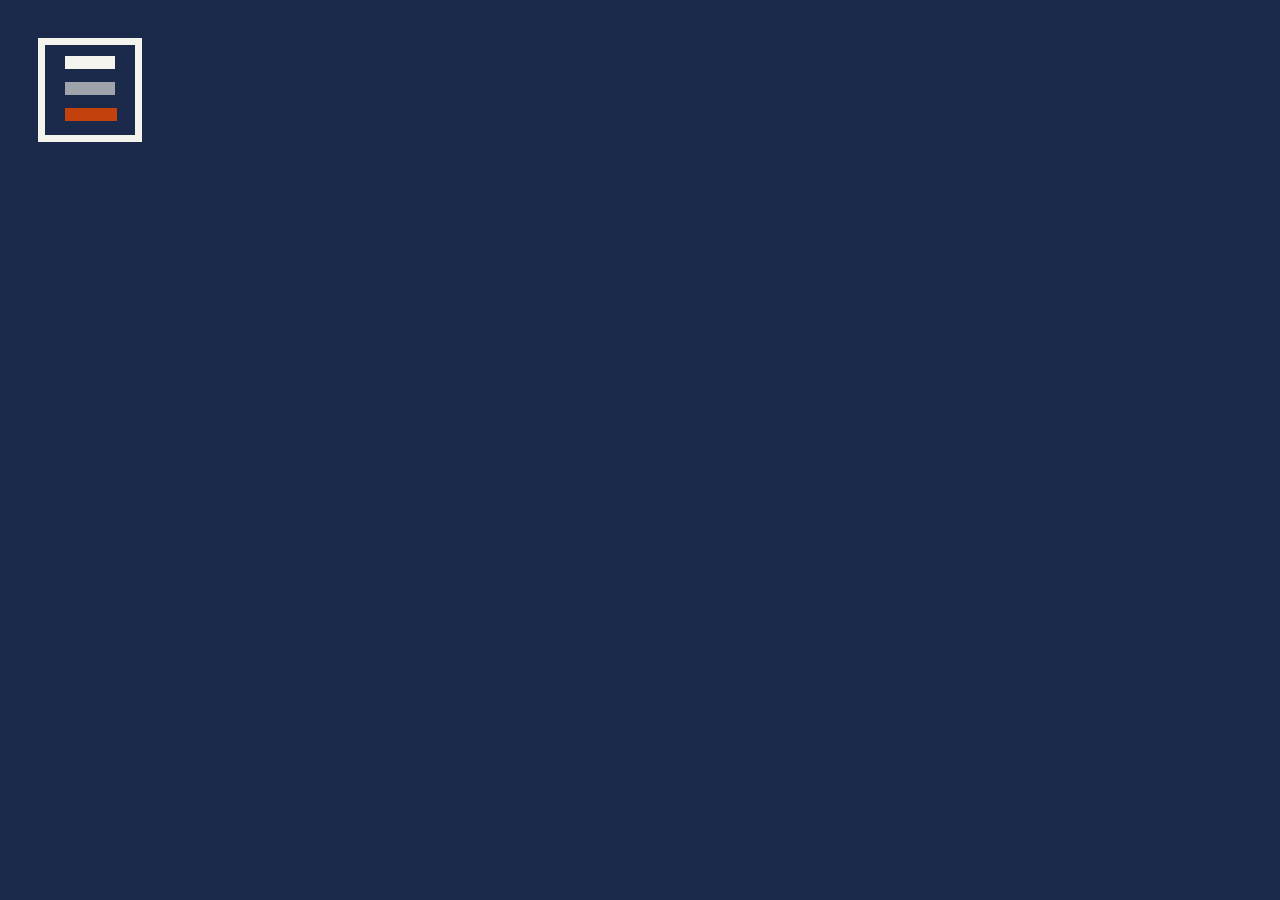
<file: docs/apple-touch-source.html>
﻿<!DOCTYPE html><html><head><meta charset="utf-8"><style>
*{margin:0;padding:0;box-sizing:border-box}
body{width:180px;height:180px;overflow:hidden;background:#1b2a4a}
.m{width:180px;height:180px;display:flex;align-items:center;justify-content:center}
.b{width:104px;height:104px;border:7px solid #f5f3ee}
.b i{display:block;height:13px;background:#f5f3ee;margin:11px 20px 0}
.b i:nth-child(2){opacity:.6;margin-top:13px}
.b i:nth-child(3){background:#c2410c;width:58%;margin-top:13px}
</style></head><body><div class="m"><div class="b"><i></i><i></i><i></i></div></div></body></html>
</file>
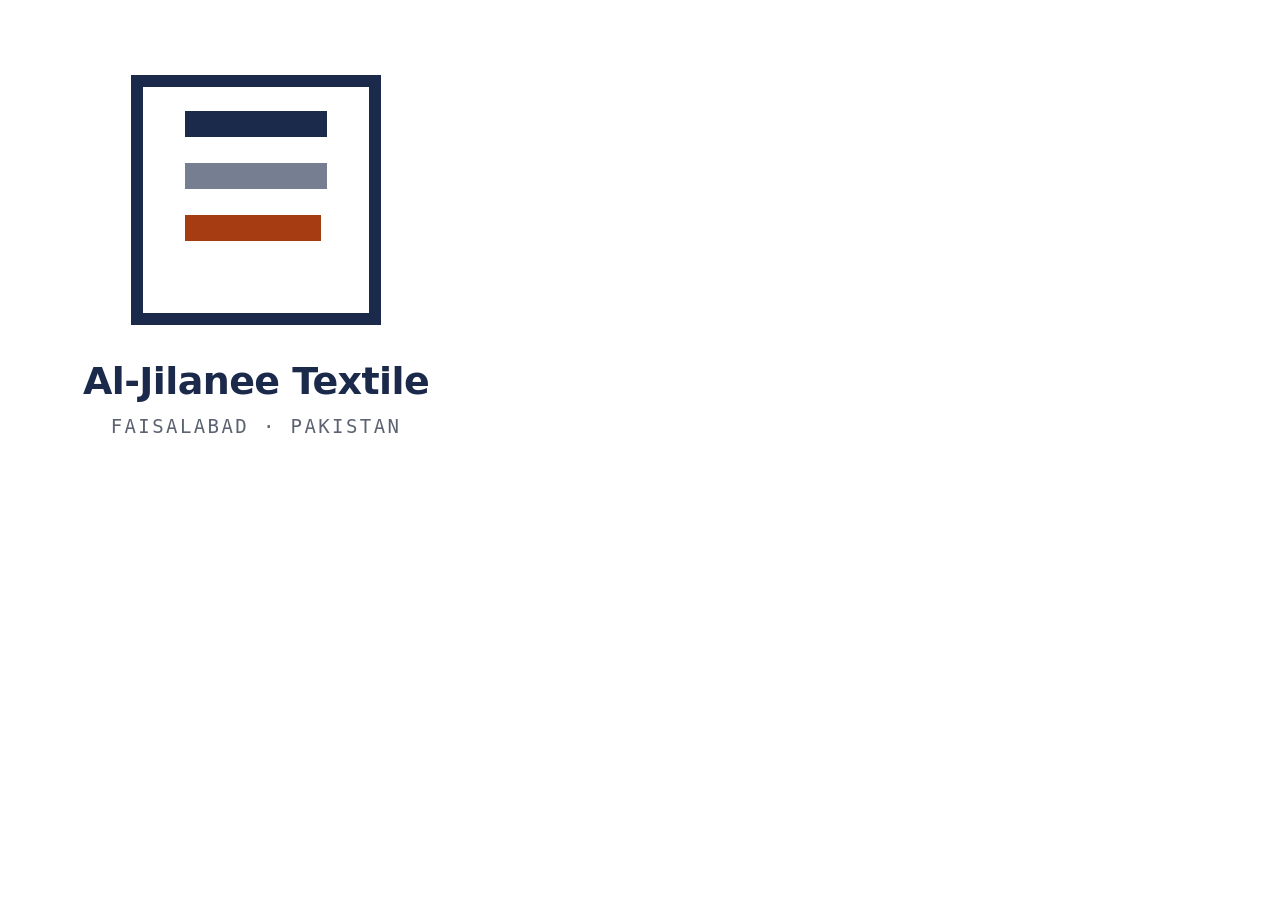
<file: docs/logo-source.html>
<!DOCTYPE html>
<!--
  Source for assets/img/logo-512.png (512x512) and
  assets/img/apple-touch-icon.png (180x180).
  Rendered by capturing this file at each size.
  NOTE: structured data asks for the logo on a pure white background and at
  least 112x112, so this lockup is built on white.
-->
<html lang="en"><head><meta charset="utf-8">
<style>
  * { margin:0; padding:0; box-sizing:border-box; }
  body { width:512px; height:512px; overflow:hidden; background:#ffffff;
         font-family: system-ui, -apple-system, "Segoe UI", Roboto, Arial, sans-serif; }
  .wrap { width:512px; height:512px; display:flex; flex-direction:column;
          align-items:center; justify-content:center; gap:34px; padding:40px; }
  .mark { width:250px; height:250px; border:12px solid #1b2a4a; }
  .mark i { display:block; height:26px; background:#1b2a4a; margin:24px 42px 0; }
  .mark i:nth-child(2) { opacity:.6; margin-top:26px; }
  .mark i:nth-child(3) { background:#a63d12; width:60%; margin-top:26px; }
  .name { font-size:38px; font-weight:700; color:#1b2a4a; letter-spacing:-.6px; text-align:center; }
  .sub { font-family:ui-monospace,Consolas,monospace; font-size:19px; letter-spacing:2.4px;
         text-transform:uppercase; color:#5c6270; margin-top:12px; text-align:center; }
</style></head><body>
<div class="wrap">
  <div class="mark"><i></i><i></i><i></i></div>
  <div>
    <div class="name">Al-Jilanee Textile</div>
    <div class="sub">Faisalabad · Pakistan</div>
  </div>
</div>
</body></html>
</file>
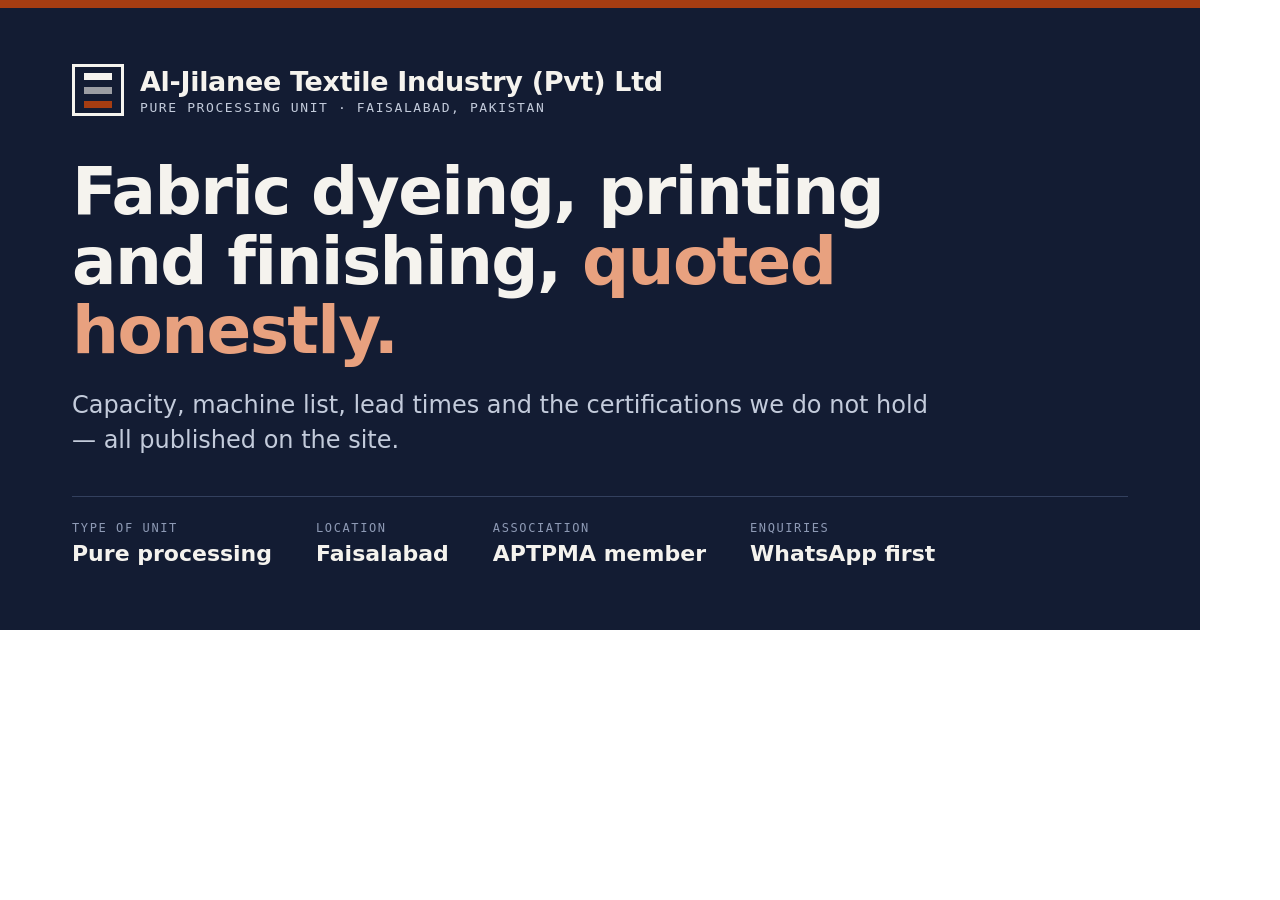
<file: docs/og-image.html>
<!DOCTYPE html>
<!--
  Source for assets/img/og-default.png (1200 x 630).
  Rendered by capturing this file at 1200x630. See CLIENT-CHECKLIST.md.
  Edit the text here, re-capture, and replace the PNG.
-->
<html lang="en"><head><meta charset="utf-8">
<style>
  * { margin:0; padding:0; box-sizing:border-box; }
  body { width:1200px; height:630px; overflow:hidden;
         font-family: system-ui, -apple-system, "Segoe UI", Roboto, Arial, sans-serif; }
  .card { width:1200px; height:630px; background:#131c33; color:#f5f3ee;
          padding:64px 72px; display:flex; flex-direction:column; position:relative; }
  .rule { position:absolute; top:0; left:0; right:0; height:8px; background:#a63d12; }
  .brand { display:flex; align-items:center; gap:16px; }
  .mark { width:52px; height:52px; border:3px solid #f5f3ee; }
  .mark i { display:block; height:7px; background:#f5f3ee; margin:6px 9px 0; }
  .mark i:nth-child(2) { opacity:.6; margin-top:7px; }
  .mark i:nth-child(3) { background:#a63d12; width:60%; margin-top:7px; }
  .bname { font-size:27px; font-weight:700; letter-spacing:-.3px; }
  .bsub  { font-family:ui-monospace,Consolas,monospace; font-size:13px; letter-spacing:1.6px;
           text-transform:uppercase; color:#c3cbdb; margin-top:3px; }
  h1 { font-size:66px; line-height:1.06; letter-spacing:-1.6px; font-weight:700;
       margin-top:auto; max-width:960px; }
  h1 em { font-style:normal; color:#e8a17f; }
  .lead { font-size:24px; line-height:1.45; color:#c3cbdb; margin-top:22px; max-width:880px; }
  .strip { margin-top:38px; display:flex; border-top:1px solid #33405e; padding-top:24px; gap:44px; }
  .cell .k { font-family:ui-monospace,Consolas,monospace; font-size:12px; letter-spacing:1.6px;
             text-transform:uppercase; color:#8e9ab5; }
  .cell .v { font-size:22px; font-weight:650; margin-top:6px; }
  .cell .n { font-size:14px; color:#8e9ab5; margin-top:3px; }
</style></head><body>
<div class="card">
  <div class="rule"></div>
  <div class="brand">
    <div class="mark"><i></i><i></i><i></i></div>
    <div>
      <div class="bname">Al-Jilanee Textile Industry (Pvt) Ltd</div>
      <div class="bsub">Pure processing unit · Faisalabad, Pakistan</div>
    </div>
  </div>

  <h1>Fabric dyeing, printing and finishing, <em>quoted honestly.</em></h1>
  <p class="lead">Capacity, machine list, lead times and the certifications we do not hold — all published on the site.</p>

  <div class="strip">
    <div class="cell"><div class="k">Type of unit</div><div class="v">Pure processing</div></div>
    <div class="cell"><div class="k">Location</div><div class="v">Faisalabad</div></div>
    <div class="cell"><div class="k">Association</div><div class="v">APTPMA member</div></div>
    <div class="cell"><div class="k">Enquiries</div><div class="v">WhatsApp first</div></div>
  </div>
</div>
</body></html>
</file>
<file: assets/css/site.css>
@charset "utf-8";
/* ==========================================================================
   Al-Jilanee Textile — design system
   --------------------------------------------------------------------------
   Direction: confident industrial. Cold steel ground, deep dye-vat indigo,
   one saturated madder-red accent. Editorial scale contrast, asymmetric
   composition, data treated as the visual subject.

   Type: Archivo Variable only (weights 100-900, latin subset, 35 KB).
   Numbers and labels: system mono, zero download.

   Palette rule: ONE accent (--signal). Indigo is a surface, not a second
   accent. Nothing inverts the page theme mid-scroll.
   ========================================================================== */

/* --- 1. Fonts ------------------------------------------------------------ */
/* display=swap with a metric-adjacent fallback, preloaded in the head.
   Optional-swap was rejected: on a cold visit the buyer would read the
   whole datasheet in a fallback face and never see the real one. */

@font-face {
  font-family: "Archivo";
  font-style: normal;
  font-weight: 100 900;
  font-display: swap;
  src: url("../fonts/archivo-var.woff2") format("woff2-variations"),
       url("../fonts/archivo-var.woff2") format("woff2");
  unicode-range: U+0000-00FF, U+0131, U+0152-0153, U+02BB-02BC, U+2000-206F,
                 U+2074, U+20AC, U+2122, U+2191, U+2193, U+2212;
}

/* --- 2. Tokens ----------------------------------------------------------- */

:root {
  /* Surfaces. Cool, not cream. A warm-beige ground is the single most
     common tell in machine-generated "premium" work. */
  --paper:        #e8eaee;   /* cool light ground                    */
  --paper-raised: #f6f7f9;   /* raised surface, cards, panels        */
  --paper-sunk:   #dcdfe5;   /* recessed surface, table stripes      */
  --ink:          #0d0f15;   /* near-black, cool        17.87:1 on paper-raised, 13.9:1 on paper */
  --ink-2:        #363d4a;   /* body secondary          10.19:1 on paper-raised, 8.18:1 on paper-sunk */
  --ink-3:        #5a606e;   /* labels, meta             5.88:1 raised / 4.72:1 sunk (AA) */
  --indigo:       #152c55;   /* dye-vat blue: dark sections, headers    13.79:1 w/ white */
  --indigo-deep:  #0b1a35;   /* hero + footer ground                   17.31:1 w/ white */
  --signal:       #ae340e;   /* madder red. THE accent. Was #b8390f, which measured 4.33:1 on --paper-sunk and failed AA for the 11px bold .eyebrow--signal and .card__index text. #ae340e clears every background the accent text sits on: 4.77:1 on paper-sunk, 6.37:1 white-on-accent. Not visibly a different colour. */
  --line:         #cfd3da;
  --line-strong:  #7f8796;   /* 3.37:1 raised / 3.00:1 paper — meets SC 1.4.11 */

  /* Type */
  --sans: "Archivo", "Segoe UI", system-ui, -apple-system, "Helvetica Neue", Arial, sans-serif;
  --mono: ui-monospace, "Cascadia Mono", "SF Mono", Menlo, Consolas, "Liberation Mono", monospace;

  /* Scale — fluid, 360px → 1440px */
  --t-display: clamp(2.6rem, 1.35rem + 5.4vw, 5.9rem);
  --t-h1:      clamp(2.05rem, 1.5rem + 2.1vw, 3.5rem);
  --t-h2:      clamp(1.6rem, 1.15rem + 1.9vw, 2.75rem);
  --t-h3:      clamp(1.18rem, 1.02rem + 0.7vw, 1.6rem);
  --t-body:    clamp(1rem, .96rem + .18vw, 1.075rem);
  --t-small:   .9125rem;
  --t-micro:   .75rem;

  /* Space — 8pt base, generous at the top of the scale */
  --s1: .25rem; --s2: .5rem;  --s3: .75rem; --s4: 1rem;
  --s5: 1.5rem; --s6: 2rem;   --s7: 3rem;   --s8: 4rem;
  --s9: 6rem;   --s10: 8rem;

  --wrap: 88rem;
  --measure: 68ch;
  --header-h: 4.25rem;

  /* One radius scale, used everywhere. Square corners: this is a mill. */
  --r: 3px;
  --r-lg: 5px;

  /* Shadows tinted to the ground hue, never pure black */
  --sh-sm: 0 1px 2px rgba(13,15,21,.07), 0 2px 6px rgba(13,15,21,.045);
  --sh-md: 0 2px 4px rgba(13,15,21,.06), 0 10px 26px rgba(13,15,21,.075);
  --sh-lg: 0 4px 8px rgba(13,15,21,.07), 0 26px 60px rgba(13,15,21,.11);
  --sh-dark: 0 20px 60px rgba(6,10,20,.42);

  /* Hairlines on dark grounds need their own value. */
  --line-dark: rgba(255,255,255,.16);

  /* The woven mark. Inverted on dark grounds so it never disappears. */
  --mark-warp: #152c55;
  --mark-weft: #f6f7f9;
  --mark-dye:  #ae340e;   /* the light-ground strand. Tracks --signal so the mark and the accent are one red, not two near-misses. The dark-ground variant below is deliberately lighter. */
}
.site-footer, .hero { --mark-warp: #f6f7f9; --mark-weft: #0b1a35; --mark-dye: #ff7a4d; }

/* --- 3. Reset ------------------------------------------------------------ */

*, *::before, *::after { box-sizing: border-box; }

html {
  -webkit-text-size-adjust: 100%;
  scroll-behavior: smooth;
  scroll-padding-top: calc(var(--header-h) + 1rem);
}

body {
  margin: 0;
  background: var(--paper);
  color: var(--ink);
  font-family: var(--sans);
  font-size: var(--t-body);
  font-weight: 400;
  line-height: 1.62;
  font-synthesis-weight: none;
  text-rendering: optimizeLegibility;
  -webkit-font-smoothing: antialiased;
  overflow-x: hidden;
}

img, svg { max-width: 100%; height: auto; display: block; }
button, input, select, textarea { font: inherit; color: inherit; }

h1, h2, h3, h4 {
  margin: 0 0 var(--s4);
  font-weight: 800;
  line-height: 1.02;
  letter-spacing: -.032em;
  text-wrap: balance;
}
h1 { font-size: var(--t-h1); }
h2 { font-size: var(--t-h2); }
h3 { font-size: var(--t-h3); letter-spacing: -.02em; line-height: 1.12; text-wrap: pretty; }
h4 { font-size: 1.05rem; letter-spacing: -.012em; }

p { margin: 0 0 var(--s4); text-wrap: pretty; }
p:last-child { margin-bottom: 0; }

a { color: inherit; text-underline-offset: .18em; text-decoration-thickness: from-font; }

:focus-visible {
  outline: 3px solid var(--signal);
  outline-offset: 3px;
  border-radius: 2px;
}

::selection { background: var(--indigo); color: #fff; }

@media (prefers-reduced-motion: reduce) {
  html { scroll-behavior: auto; }
  *, *::before, *::after {
    animation-duration: .001ms !important;
    animation-iteration-count: 1 !important;
    transition-duration: .001ms !important;
  }
}

/* --- 4. Layout primitives ------------------------------------------------ */

.wrap { width: 100%; max-width: var(--wrap); margin-inline: auto; padding-inline: clamp(1.15rem, 4vw, 3.5rem); }
.measure { max-width: var(--measure); }
.measure-narrow { max-width: 52ch; }
.center { text-align: center; margin-inline: auto; }
.stack { display: flex; flex-direction: column; gap: var(--s4); }

.grid { display: grid; gap: var(--s5); }
/* Every track is minmax(0,...), never a bare 1fr. A bare 1fr track has an
   automatic minimum of min-content, so a wide scrollable table inside a
   .table-wrap still stretches the column instead of scrolling inside it.
   That pushed finishing.html and capacity.html 121px and 52px past the
   right edge of a 390px screen. Verified fixed at 390px. */
.grid-2 { display: grid; gap: var(--s6); grid-template-columns: minmax(0,1fr); }
.grid-3 { display: grid; gap: var(--s5); grid-template-columns: minmax(0,1fr); }
.grid-4 { display: grid; gap: var(--s4); grid-template-columns: repeat(2, minmax(0,1fr)); }
.grid-sidebar { display: grid; gap: var(--s6); grid-template-columns: minmax(0,1fr); }

@media (min-width: 48rem) {
  .grid-2 { grid-template-columns: repeat(2, minmax(0,1fr)); }
  .grid-3 { grid-template-columns: repeat(3, minmax(0,1fr)); }
  .grid-4 { grid-template-columns: repeat(4, minmax(0,1fr)); }
  .grid-sidebar { grid-template-columns: minmax(0,1fr) 20rem; align-items: start; }
}
@media (min-width: 64rem) {
  .grid-2 { grid-template-columns: minmax(0,7fr) minmax(0,5fr); } /* asymmetric, not 50/50 */
  .grid-3 { grid-template-columns: repeat(3, minmax(0,1fr)); }
}

.mt-4 { margin-top: var(--s4); } .mt-5 { margin-top: var(--s5); }
.mt-6 { margin-top: var(--s6); } .mt-7 { margin-top: var(--s7); }
.mt-8 { margin-top: var(--s8); } .mb-5 { margin-bottom: var(--s5); }
.mb-6 { margin-bottom: var(--s6); }

.text-sm { font-size: var(--t-small); }
.text-xs { font-size: var(--t-micro); }
.text-muted, .muted { color: var(--ink-3); }

/* --- 5. Type roles ------------------------------------------------------- */

.eyebrow {
  display: inline-block;
  font-family: var(--mono);
  font-size: var(--t-micro);
  font-weight: 600;
  letter-spacing: .16em;
  text-transform: uppercase;
  color: var(--ink-3);
  margin-bottom: var(--s3);
}
.eyebrow--signal { color: var(--signal); }

.prose { max-width: var(--measure); }
.prose p { color: var(--ink-2); }
.prose strong { color: var(--ink); font-weight: 700; }

/* The paragraph directly under a hero or pagehead headline. */
.lead {
  font-size: clamp(1.05rem, 1rem + .32vw, 1.3rem);
  line-height: 1.5;
  letter-spacing: -.012em;
  color: var(--ink-2);
  max-width: 46ch;
  margin-bottom: var(--s5);
}
.hero .lead { color: rgba(255,255,255,.82); }
.pagehead .lead { max-width: 54ch; }

.num {
  font-variant-numeric: tabular-nums;
  font-feature-settings: "tnum" 1;
  letter-spacing: -.01em;
}
.unit {
  font-size: .82em;
  font-weight: 600;
  color: var(--ink-3);
  letter-spacing: 0;
  margin-left: .15em;
}
.unit::before { content: "\2009"; }   /* thin space, not a word space */

/* --- 6. Skip link & draft ribbon ---------------------------------------- */

.skip {
  position: absolute; left: var(--s4); top: -4rem; z-index: 200;
  background: var(--ink); color: #fff; padding: .7rem 1.1rem;
  border-radius: var(--r); font-weight: 700; text-decoration: none;
  transition: top .18s ease;
}
.skip:focus { top: var(--s4); }

.draft-ribbon {
  background: var(--signal);
  color: #fff;
  font-family: var(--mono);
  font-size: var(--t-micro);
  letter-spacing: .04em;
  text-align: center;
  padding: .5rem var(--s4);
  line-height: 1.5;
}

/* --- 7. Header ----------------------------------------------------------- */

.site-header {
  position: sticky; top: 0; z-index: 100;
  background: rgba(246,247,249,.86);
  backdrop-filter: saturate(180%) blur(14px);
  -webkit-backdrop-filter: saturate(180%) blur(14px);
  border-bottom: 1px solid var(--line);
}
.site-header__inner {
  min-height: var(--header-h);
  display: flex; align-items: center; gap: var(--s5);
}

.brand { display: flex; align-items: center; gap: .7rem; text-decoration: none; flex: 0 0 auto; }
.brand__mark { width: 2.1rem; height: 2.1rem; flex: none; }
.brand__name { display: block; font-weight: 800; font-size: 1.05rem; letter-spacing: -.028em; line-height: 1.1; }
.brand__sub {
  display: block; font-family: var(--mono); font-size: .625rem;
  letter-spacing: .17em; text-transform: uppercase; color: var(--ink-3); margin-top: .12rem;
}

.nav { margin-left: auto; }
.nav__list { display: flex; align-items: center; gap: clamp(.5rem, 1.4vw, 1.5rem); list-style: none; margin: 0; padding: 0; }
.nav__link {
  text-decoration: none; font-size: .9125rem; font-weight: 600;
  letter-spacing: -.005em; color: var(--ink-2);
  padding: .4rem .1rem; position: relative; white-space: nowrap;
}
.nav__link:hover { color: var(--ink); }
.nav__link::after {
  content: ""; position: absolute; left: 0; right: 0; bottom: 0;
  height: 2px; background: var(--signal);
  transform: scaleX(0); transform-origin: left;
  transition: transform .2s cubic-bezier(.2,.7,.3,1);
}
.nav__link:hover::after, .nav__link:focus-visible::after { transform: scaleX(1); }
.nav__link[aria-current="page"] { color: var(--ink); }
.nav__link[aria-current="page"]::after { transform: scaleX(1); }

.header-cta { flex: none; }
.nav-toggle {
  display: none; margin-left: auto;
  background: none; border: 1px solid var(--line-strong);
  border-radius: var(--r); padding: .5rem .7rem; cursor: pointer;
}
.nav-toggle span { display: block; width: 18px; height: 2px; background: var(--ink); border-radius: 2px; }
.nav-toggle span + span { margin-top: 4px; }

/* --- 8. Buttons ---------------------------------------------------------- */

.btn {
  display: inline-flex; align-items: center; justify-content: center; gap: .5rem;
  padding: .68rem 1.25rem; border-radius: var(--r);
  font-weight: 700; font-size: .9375rem; letter-spacing: -.01em;
  text-decoration: none; cursor: pointer; border: 1px solid transparent;
  white-space: nowrap; white-space: nowrap;
  transition: background-color .16s ease, border-color .16s ease, color .16s ease, transform .1s ease, box-shadow .16s ease;
}
.btn:active { transform: translateY(1px); }
.btn--primary { background: var(--signal); color: #fff; box-shadow: var(--sh-sm); }
.btn--primary:hover { background: #9e2f0b; box-shadow: var(--sh-md); }
.btn--ghost { background: transparent; color: var(--ink); border-color: var(--line-strong); }
.btn--ghost:hover { background: var(--paper-raised); border-color: var(--ink-3); }
.btn--sm { padding: .45rem .8rem; font-size: .85rem; }
.btn--block { width: 100%; }
.btn-row { display: flex; flex-wrap: wrap; gap: .7rem; }

.link-arrow { font-weight: 700; text-decoration: none; border-bottom: 2px solid var(--signal); padding-bottom: 1px; }
.link-arrow:hover { color: var(--signal); }

/* --- 9. Hero ------------------------------------------------------------- */

.hero {
  position: relative; overflow: hidden;
  background: var(--indigo-deep);
  color: #fff;
  padding-block: clamp(3.5rem, 7vw, 6rem) clamp(3rem, 6vw, 5rem);
  isolation: isolate;
}
/* Woven ground: warp + weft at low contrast. Reads as cloth at desktop,
   as a faint grid on small screens. Pure CSS, no image request. */
.hero::before {
  content: ""; position: absolute; inset: 0; z-index: -2;
  background-image:
    repeating-linear-gradient(90deg, rgba(255,255,255,.055) 0 1px, transparent 1px 9px),
    repeating-linear-gradient( 0deg, rgba(255,255,255,.055) 0 1px, transparent 1px 9px);
  mask-image: radial-gradient(120% 100% at 78% 0%, #000 0%, transparent 72%);
  -webkit-mask-image: radial-gradient(120% 100% at 78% 0%, #000 0%, transparent 72%);
}
/* Dye gradient bleeding in from the top right. */
.hero::after {
  content: ""; position: absolute; inset: 0; z-index: -1;
  background:
    radial-gradient(90% 120% at 88% -10%, rgba(184,57,15,.42) 0%, transparent 58%),
    radial-gradient(70% 90% at 8% 108%, rgba(21,44,85,.9) 0%, transparent 60%);
}
.hero h1 { color: #fff; margin-bottom: var(--s5); }
.hero__grid { display: grid; gap: var(--s7); grid-template-columns: minmax(0,1fr); align-items: start; }
.hero__note { color: rgba(255,255,255,.76); font-size: var(--t-small); max-width: 56ch; }
.hero__actions { display: flex; flex-wrap: wrap; gap: .7rem; margin-top: var(--s6); }
.hero .btn--ghost { color: #fff; border-color: rgba(255,255,255,.42); }
.hero .btn--ghost:hover { background: rgba(255,255,255,.12); border-color: #fff; }
.hero .eyebrow { color: rgba(255,255,255,.66); }
.hero .btn--primary { background: var(--signal); }
.hero .btn--primary:hover { background: #c94a1d; }

@media (min-width: 64rem) {
  .hero__grid { grid-template-columns: minmax(0, 1.16fr) minmax(0, .84fr); gap: var(--s7); align-items: center; }
}

/* --- 10. Datasheet panel (the "at a glance" instrument) ------------------ */

.datasheet {
  background: var(--paper-raised);
  border: 1px solid var(--line);
  border-radius: var(--r-lg);
  box-shadow: var(--sh-lg);
  overflow: hidden;
}
.datasheet__head {
  display: flex; align-items: baseline; justify-content: space-between; gap: var(--s3);
  padding: var(--s4) var(--s5);
  border-bottom: 1px solid var(--line);
  background: var(--paper-sunk);
}
.datasheet__title { margin: 0; font-size: .95rem; font-weight: 800; letter-spacing: -.015em; }
.datasheet__stamp {
  font-family: var(--mono); font-size: .625rem; letter-spacing: .14em;
  text-transform: uppercase; color: var(--ink-3);
}
.datasheet__rows { padding: var(--s2) 0; }
.datasheet__row {
  /* The value column hugs its content. Sizing it as a fixed fraction left a
     visible dead margin beside every short value. */
  display: grid; grid-template-columns: minmax(0,1fr) auto;
  gap: var(--s4); align-items: baseline;
  padding: .68rem var(--s5);
}
.datasheet__row + .datasheet__row { border-top: 1px solid var(--line); }
.datasheet__row > :first-child {
  font-family: var(--mono); font-size: var(--t-micro);
  letter-spacing: .09em; text-transform: uppercase; color: var(--ink-3);
}
.datasheet__row > :last-child { text-align: left; }

/* --- 11. Fact strip ------------------------------------------------------ */

.factstrip { display: grid; grid-template-columns: minmax(0,1fr); gap: 1px; background: var(--line); border-block: 1px solid var(--line); }
.fact { background: var(--paper); padding: var(--s5) var(--s5) var(--s5) var(--s4); }
.fact__k { display: block; font-family: var(--mono); font-size: .625rem; letter-spacing: .15em; text-transform: uppercase; color: var(--ink-3); margin-bottom: .55rem; }
/* .fact__v is the headline value. .fact__n is the line that supports it.
   An earlier revision styled these the other way round, which set long
   phrases in display size and wrapped them over three lines. */
.fact__v { display: block; font-size: clamp(1.15rem, 1.02rem + .5vw, 1.45rem); font-weight: 800; letter-spacing: -.028em; line-height: 1.12; text-wrap: balance; }
.fact__n { display: block; font-size: .875rem; color: var(--ink-3); margin-top: .45rem; line-height: 1.45; }
@media (min-width: 40rem) { .factstrip { grid-template-columns: repeat(2, minmax(0,1fr)); } }
@media (min-width: 64rem) { .factstrip { grid-template-columns: repeat(4, minmax(0,1fr)); } }

/* --- 12. Cards -----------------------------------------------------------
   Deliberately NOT bordered boxes. An earlier revision gave every card a
   border, a radius and a drop shadow, which is what four equal cards in a
   row looks like on every template site ever shipped. The capability set is
   a set of peers, so it is set as an editorial list with a strong rule and a
   real index, not as a grid of widgets. */

.card {
  display: flex; flex-direction: column;
  position: relative;
  padding: var(--s5) 0 var(--s5) var(--s5);
  border-left: 2px solid var(--line);
  transition: border-left-color .2s ease;
}
.card::before {
  /* the rule that appears on hover, sliding down from the top */
  content: ""; position: absolute; left: -2px; top: 0; width: 2px; height: 0;
  background: var(--signal); transition: height .28s cubic-bezier(.2,.7,.3,1);
}
.card:hover::before { height: 100%; }
.card:hover { border-left-color: var(--line); }
.card--link { text-decoration: none; }
.card__index {
  font-family: var(--mono); font-size: .6875rem; font-weight: 700;
  letter-spacing: .15em; color: var(--signal); margin-bottom: var(--s4);
}
.card h2, .card h3 {
  font-size: clamp(1.3rem, 1.1rem + .7vw, 1.7rem);
  margin-bottom: var(--s3);
  transition: color .16s ease;
}
/* capacity.html opens with three peer cards directly under the h1, with no
   section heading above them, so they carry h2. The selector is widened to
   match rather than restyling those cards smaller than their siblings. */
.card--toplevel h2 { margin-bottom: var(--s3); }
.card--link:hover h3 { color: var(--signal); }
.card p { color: var(--ink-2); font-size: .95rem; }
.card__foot { margin-top: var(--s4); font-size: .8125rem; font-weight: 700; color: var(--signal); letter-spacing: .01em; }
.card__foot::after { content: " \2192"; }

/* Where a card really is a distinct object (not a peer in a set), the
   contained variant is available and used explicitly. */
.card--contained {
  border: 1px solid var(--line);
  border-left-width: 1px;
  border-radius: var(--r-lg);
  background: var(--paper-raised);
  box-shadow: var(--sh-sm);
  padding: var(--s5);
  transition: box-shadow .2s ease, transform .2s ease, border-color .2s ease;
}
.card--contained:hover { box-shadow: var(--sh-md); transform: translateY(-2px); border-color: var(--line-strong); }
.card--contained::before { display: none; }

/* --- 13. Sections -------------------------------------------------------- */

.section { padding-block: clamp(3.25rem, 6.5vw, 6rem); }
.section--tight { padding-block: clamp(2.5rem, 4.5vw, 4rem); }
.section--sunk { background: var(--paper-sunk); }
.section--rule { border-top: 1px solid var(--line); }

.section--dark {
  background: var(--indigo);
  color: #fff;
  position: relative; overflow: hidden;
}
.section--dark::before {
  content: ""; position: absolute; inset: 0; pointer-events: none;
  background-image:
    repeating-linear-gradient(90deg, rgba(255,255,255,.04) 0 1px, transparent 1px 10px),
    repeating-linear-gradient( 0deg, rgba(255,255,255,.04) 0 1px, transparent 1px 10px);
}
.section--dark > * { position: relative; }
.section--dark h2, .section--dark h3 { color: #fff; }
.section--dark p { color: rgba(255,255,255,.8); }
.section--dark .eyebrow { color: rgba(255,255,255,.6); }
.section--dark .text-muted { color: rgba(255,255,255,.62); }
.on-dark { color: rgba(255,255,255,.8); }

.section-head { margin-bottom: var(--s7); }
.section-head h2 { margin-bottom: var(--s3); }
.section-head p { color: var(--ink-3); max-width: 58ch; margin: 0; }
.section--dark .section-head p { color: rgba(255,255,255,.7); }

/* --- 14. Flow (process steps) -------------------------------------------- */

.flow { counter-reset: step; display: grid; gap: 0; }
.flow__step {
  counter-increment: step;
  display: grid; grid-template-columns: 3.25rem minmax(0,1fr);
  gap: var(--s4); padding-block: var(--s5);
  border-top: 1px solid var(--line);
  position: relative;
}
.section--dark .flow__step { border-top-color: var(--line-dark); }
.flow__step:last-child { border-bottom: 1px solid var(--line); }
.section--dark .flow__step:last-child { border-bottom-color: var(--line-dark); }
.flow__step::before {
  content: counter(step, decimal-leading-zero);
  font-family: var(--mono); font-size: .8125rem; font-weight: 600;
  color: var(--signal); letter-spacing: .04em;
  padding-top: .18rem;
}
.flow__body p { color: var(--ink-2); margin: 0; max-width: 62ch; }
.section--dark .flow__body p { color: rgba(255,255,255,.78); }
.flow__meta {
  display: inline-block; margin-top: .5rem;
  font-family: var(--mono); font-size: .6875rem; letter-spacing: .1em;
  text-transform: uppercase; color: var(--ink-3);
}
.flow h4, .flow__step h4 { margin-bottom: .35rem; }

/* --- 15. Lead-time rail --------------------------------------------------
   Named .timeline, NOT .lead. An earlier revision called this block .lead
   and collided with the hero lead paragraph, which gave a paragraph a card
   background. The lead paragraph is styled in §5 as .lead. */

.timeline {
  display: grid; gap: 0;
  background: var(--paper-raised);
  border: 1px solid var(--line);
  border-radius: var(--r-lg);
  overflow: hidden;
}
.timeline__row {
  display: grid;
  grid-template-columns: minmax(0,1fr) minmax(0,1.5fr) auto;
  gap: var(--s3) var(--s4);
  align-items: center;
  padding: .9rem var(--s5);
}
.timeline__row + .timeline__row { border-top: 1px solid var(--line); }
.timeline__label { font-weight: 700; font-size: .95rem; }
.timeline__track { height: 8px; background: var(--paper-sunk); border-radius: 99px; overflow: hidden; }
.timeline__fill { display: block; height: 100%; background: var(--indigo); border-radius: 99px; }
.timeline__row--key .timeline__fill { background: var(--signal); }
.timeline__val { font-family: var(--mono); font-size: .8125rem; font-weight: 600; color: var(--ink-2); white-space: nowrap; }
@media (max-width: 47.99rem) {
  .timeline__row { grid-template-columns: minmax(0,1fr); }
  .timeline__val { order: 3; }
}

/* --- 16. Data list (definition rows) ------------------------------------- */

.datasheet__rows .datasheet__row + .datasheet__row { border-top: 1px solid var(--line); }

.deflist { border: 1px solid var(--line); border-radius: var(--r-lg); overflow: hidden; background: var(--paper-raised); }
.deflist__row {
  display: grid; grid-template-columns: minmax(0,.85fr) minmax(0,1.15fr);
  gap: var(--s4); padding: var(--s4) var(--s5);
  align-items: start;
}
.deflist__row + .deflist__row { border-top: 1px solid var(--line); }
.deflist__row > :first-child { font-weight: 700; font-size: .95rem; letter-spacing: -.01em; }
.deflist__row > :last-child { color: var(--ink-2); font-size: .95rem; }
@media (max-width: 40rem) { .deflist__row { grid-template-columns: minmax(0,1fr); gap: var(--s2); } }

/* --- 17. Tables ---------------------------------------------------------- */

.table-wrap {
  overflow-x: auto;
  border: 1px solid var(--line);
  border-radius: var(--r-lg);
  background: var(--paper-raised);
  box-shadow: var(--sh-sm);
  -webkit-overflow-scrolling: touch;
}
table { border-collapse: collapse; width: 100%; font-size: .93rem; }
caption { caption-side: top; text-align: left; padding: var(--s4) var(--s5) 0; color: var(--ink-3); font-size: var(--t-small); }
th, td { padding: .78rem var(--s4); text-align: left; vertical-align: top; border-bottom: 1px solid var(--line); }
thead th {
  font-family: var(--mono); font-size: .6875rem; font-weight: 700;
  letter-spacing: .11em; text-transform: uppercase; color: var(--ink-3);
  background: var(--paper-sunk); white-space: nowrap;
  position: sticky; top: var(--header-h); z-index: 2;
}
tbody tr:last-child td { border-bottom: 0; }
tbody tr { transition: background-color .14s ease; }
tbody tr:hover { background: rgba(21,44,85,.045); }
td.num, th.num { font-variant-numeric: tabular-nums; }
table .num { font-weight: 700; color: var(--ink); }

/* --- 18. Status chips ---------------------------------------------------- */

.status {
  display: inline-flex; align-items: center; gap: .35rem;
  font-family: var(--mono); font-size: .6875rem; font-weight: 700;
  letter-spacing: .08em; text-transform: uppercase;
  padding: .2rem .5rem; border-radius: var(--r); white-space: nowrap;
}
.status--held { background: #e3efe7; color: #1c5237; box-shadow: inset 0 0 0 1px #b7d8c6; }
.status--notheld { background: #f3e6e2; color: #7a2b16; box-shadow: inset 0 0 0 1px #e0c2b7; }
.status--onrequest { background: #e7ebf4; color: #1e3a6b; box-shadow: inset 0 0 0 1px #c2cee4; }
.status--held::before, .status--notheld::before, .status--onrequest::before {
  content: ""; width: 6px; height: 6px; border-radius: 50%; background: currentColor; flex: none;
}

.todo {
  display: inline-flex; align-items: center;
  font-family: var(--mono); font-size: .6875rem; font-weight: 700;
  letter-spacing: .1em; text-transform: uppercase;
  color: var(--signal);
  background: #fdf1ec;
  border: 1px dashed var(--signal);
  border-radius: var(--r);
  padding: .1rem .45rem;
  max-width: 100%;
  /* white-space: nowrap was here. It made this chip 1159px wide on about.html
     when a long instruction was typed into it, which pushed that whole page
     788px past the right edge of a 390px screen. The owner edits these chips,
     so the chip must not be able to force the page wider than the screen no
     matter what text goes into it. */
}

/* A dash in a data cell means "not stated yet", which is a different
   statement from "confirm this figure". It gets a quiet marker, not a
   dashed chip, so the reader can tell the two apart at a glance. */
.todo--empty {
  color: var(--ink-3);
  background: transparent;
  border: 0;
  padding: 0;
  font-weight: 400;
  letter-spacing: .1em;
}

.tags { display: flex; flex-wrap: wrap; gap: .4rem; padding: 0; margin: 0; list-style: none; }
.tags li {
  font-family: var(--mono); font-size: .6875rem; letter-spacing: .07em; text-transform: uppercase;
  padding: .28rem .6rem; border-radius: 99px;
  background: var(--paper-sunk); color: var(--ink-3);
  box-shadow: inset 0 0 0 1px var(--line);
}

/* --- 18b. Owner annotations ---------------------------------------------
   Editing instructions live in the page so the owner never has to guess
   where a figure came from, but they are not part of the reading
   experience. They are hidden by default and shown when any page is
   loaded with ?edit at the end of the address.

   Visible EDIT: notes were, until this revision, rendered straight onto
   the page in faint grey. On a page whose whole argument is precision
   they read as unfinished. They are still there. They are just for you. */

.edit-note {
  display: none;
  font-family: var(--mono);
  font-size: .6875rem;
  line-height: 1.55;
  letter-spacing: .02em;
  color: #0a3c86;
  background: #e7eefa;
  border-left: 2px solid #0a3c86;
  padding: .3rem .5rem;
  margin: .4rem 0 0;
  border-radius: 0 var(--r) var(--r) 0;
  white-space: normal;
}
html.editing .edit-note { display: block; }
caption .edit-note { display: none; }
html.editing caption .edit-note { display: inline-block; margin: 0 0 0 .4rem; }

/* A whole callout addressed to the owner. Same trigger as .edit-note, but
   for a block of guidance too large to sit inside one of those spans.
   facility.html carried one of these as visible text, where it told a buyer
   that the page "most limits how much a buyer trusts the rest of the
   numbers" and linked to an internal markdown file. */
.callout--owner { display: none; }
html.editing .callout--owner { display: block; }

/* Build metadata sitting under the photograph placeholders: the file name and
   pixel size on facility.html, the capture instruction on index.html. Neither
   means anything to a buyer, so both are owner-only. The placeholder itself
   stays visible on purpose: "Awaiting photo" plus a description of what the
   photograph will prove is more credible than a stock image, which is the
   whole argument this site is making. */
.shot__meta { display: none; }
html.editing .shot__meta { display: block; }

/* A thin bar so it is obvious the page is in editing mode. */
html.editing body::before {
  content: "EDITING MODE — these blue notes are for you, not for buyers. Remove ?edit from the address to see the real page.";
  display: block;
  background: #0a3c86; color: #fff;
  font-family: var(--mono); font-size: .6875rem; letter-spacing: .04em;
  padding: .5rem var(--s4); text-align: center;
}

.callout {
  border-left: 3px solid var(--line-strong);
  background: var(--paper-raised);
  border-radius: 0 var(--r-lg) var(--r-lg) 0;
  padding: var(--s5);
  box-shadow: var(--sh-sm);
}
.callout__k {
  display: block; font-family: var(--mono); font-size: .625rem;
  letter-spacing: .15em; text-transform: uppercase; color: var(--ink-3); margin-bottom: .5rem;
}
.callout p { margin-bottom: var(--s3); color: var(--ink-2); }
.callout p:last-child { margin-bottom: 0; }
.callout--signal { border-left-color: var(--signal); }
.callout--sunk { background: var(--paper-sunk); box-shadow: none; border-left-color: var(--indigo); }

/* --- 20. Key/value status (what we hold / do not hold) ------------------- */

.keyvalue { border-top: 1px solid var(--line-dark); }
.keyvalue__row {
  display: grid; grid-template-columns: minmax(0,1fr) auto;
  gap: var(--s4); align-items: center;
  padding: var(--s4) 0; border-bottom: 1px solid var(--line-dark);
}
.keyvalue__k { font-weight: 700; color: #fff; font-size: 1.02rem; letter-spacing: -.012em; }
.keyvalue__n { font-size: .95rem; color: rgba(255,255,255,.76); margin-top: .15rem; }
@media (max-width: 40rem) { .keyvalue__row { grid-template-columns: minmax(0,1fr); } }

/* --- 21. QA accordion ---------------------------------------------------- */

.qa { border-top: 1px solid var(--line); }
.qa__item { border-bottom: 1px solid var(--line); }
.qa__q {
  display: flex; justify-content: space-between; align-items: center; gap: var(--s4);
  padding: var(--s4) 0; cursor: pointer; list-style: none;
  font-weight: 700; font-size: 1.02rem; letter-spacing: -.014em;
}
.qa__q::-webkit-details-marker { display: none; }
.qa__q::after {
  content: "+"; font-family: var(--mono); font-weight: 400; font-size: 1.3rem;
  color: var(--signal); flex: none; transition: transform .2s ease;
}
.qa__item[open] .qa__q::after { transform: rotate(45deg); }
.qa__q:hover { color: var(--signal); }
.qa__a { padding-bottom: var(--s5); color: var(--ink-2); max-width: var(--measure); }

/* --- 22. Gallery / photographs ------------------------------------------- */

.gallery { display: grid; gap: var(--s4); grid-template-columns: repeat(2, minmax(0,1fr)); }
.gallery--3 { grid-template-columns: repeat(2, minmax(0,1fr)); }
@media (min-width: 64rem) { .gallery--3 { grid-template-columns: repeat(3, minmax(0,1fr)); } }

.shot { display: flex; flex-direction: column; background: var(--paper-raised); border: 1px solid var(--line); border-radius: var(--r-lg); overflow: hidden; }
.shot__frame {
  aspect-ratio: 4 / 3; display: grid; place-items: center;
  background:
    repeating-linear-gradient(45deg, var(--paper-sunk) 0 10px, var(--paper) 10px 20px);
  border-bottom: 1px solid var(--line);
}
.shot__pending {
  font-family: var(--mono); font-size: .6875rem; letter-spacing: .1em;
  text-transform: uppercase; color: var(--ink-3);
  background: var(--paper-raised); padding: .35rem .6rem; border-radius: var(--r);
  box-shadow: inset 0 0 0 1px var(--line);
}
.shot__body { padding: var(--s4); flex: 1; }
.shot__title { font-size: .95rem; font-weight: 800; letter-spacing: -.015em; margin-bottom: .3rem; }
.shot__meta { font-family: var(--mono); font-size: .625rem; letter-spacing: .12em; text-transform: uppercase; color: var(--ink-3); }
.shot__note { font-size: .85rem; color: var(--ink-2); margin-top: .5rem; }

/* --- 23. Rail (side panel) ----------------------------------------------- */

.rail {
  background: var(--paper-raised);
  border: 1px solid var(--line);
  border-radius: var(--r-lg);
  padding: var(--s5);
  box-shadow: var(--sh-sm);
  position: sticky; top: calc(var(--header-h) + var(--s5));
}
.rail__title {
  font-family: var(--mono); font-size: .625rem; letter-spacing: .15em;
  text-transform: uppercase; color: var(--ink-3);
  margin: 0 0 var(--s4); padding-bottom: var(--s3);
  border-bottom: 1px solid var(--line);
}
.rail ul { list-style: none; margin: 0; padding: 0; display: grid; gap: var(--s3); }
.rail li { font-size: .95rem; }
.rail a { text-decoration: none; border-bottom: 1px solid var(--line-strong); }
.rail a:hover { border-bottom-color: var(--signal); color: var(--signal); }
.rail .rail__order { display: flex; flex-direction: column; gap: var(--s2); }
.rail__order a {
  display: flex; align-items: center; gap: .55rem;
  border: 1px solid var(--line); border-radius: var(--r);
  padding: .6rem .75rem; font-weight: 700; font-size: .9rem;
  text-decoration: none; background: var(--paper-raised);
}
.rail__order a:hover { border-color: var(--signal); background: #fdf1ec; }
.rail__order a:first-child { background: var(--signal); color: #fff; border-color: var(--signal); }
.rail__order a:first-child:hover { background: #9e2f0b; color: #fff; }

/* --- 23b. Range bar chart ------------------------------------------------
   The lead-time figures are this site's best original data, so they are
   drawn rather than listed. One linear 0 to 60 day scale; each bar spans
   that stage's published minimum to maximum. Pure CSS, no chart library,
   no JavaScript. The scale is stated on the axis so the reader can check
   it, and a stage that does not fit the scale is not drawn on it. */

.rangebar { margin: 0 0 var(--s5); }
.rangebar__row {
  display: grid;
  grid-template-columns: minmax(0,1fr) 4.5rem;
  gap: .3rem var(--s3);
  align-items: center;
  margin-bottom: .9rem;
}
.rangebar__k { grid-column: 1 / -1; font-size: .8125rem; font-weight: 700; letter-spacing: -.008em; line-height: 1.3; }
.rangebar__track {
  position: relative; display: block; height: 10px;
  background: var(--paper-sunk); border-radius: 2px;
  box-shadow: inset 0 0 0 1px var(--line);
}
.rangebar__bar {
  position: absolute; top: 0; bottom: 0;
  background: var(--indigo);
  border-radius: 2px;
  min-width: 3px;
}
.rangebar__row:nth-child(1) .rangebar__bar { background: var(--signal); }
.rangebar__v {
  font-family: var(--mono); font-size: .75rem; font-weight: 600;
  color: var(--ink-2); white-space: nowrap; font-variant-numeric: tabular-nums;
}
.rangebar__axis {
  display: flex; justify-content: space-between;
  font-family: var(--mono); font-size: .625rem; color: var(--ink-3);
  border-top: 1px solid var(--line); padding-top: .3rem; margin-top: .1rem;
}

/* A figure in a different unit gets its own treatment, clearly outside
   the chart above it. */
.hangtime {
  border-left: 2px solid var(--signal);
  padding: .1rem 0 .1rem .75rem;
  margin-bottom: var(--s4);
}
.hangtime__k { display: block; font-size: .8125rem; font-weight: 700; }
.hangtime__v {
  display: block; font-family: var(--mono); font-size: .95rem; font-weight: 700;
  color: var(--signal); margin: .15rem 0 .3rem;
}
.hangtime__n { display: block; font-size: .8125rem; color: var(--ink-3); line-height: 1.45; }

/* --- 24. Channels (WhatsApp / email / phone) ----------------------------- */

.channel { display: flex; gap: var(--s3); align-items: flex-start; padding: var(--s3) 0; }
.channel + .channel { border-top: 1px solid var(--line); }
.channel__icon { flex: none; width: 1.5rem; height: 1.5rem; margin-top: .1rem; color: var(--ink-3); }
.channel__k { display: block; font-family: var(--mono); font-size: .625rem; letter-spacing: .14em; text-transform: uppercase; color: var(--ink-3); }
.channel__v { display: block; font-weight: 700; font-size: 1rem; letter-spacing: -.012em; text-decoration: none; }
.channel__v:hover { color: var(--signal); }

/* --- 25. Brief list ------------------------------------------------------ */

.brief-list { counter-reset: brief; list-style: none; margin: 0; padding: 0; }
.brief-list li {
  counter-increment: brief;
  position: relative; padding: var(--s4) 0 var(--s4) 3.25rem;
  border-top: 1px solid var(--line);
  font-weight: 600;
}
.brief-list li::before {
  content: counter(brief);
  position: absolute; left: 0; top: calc(var(--s4) + .1rem);
  width: 2rem; height: 2rem; display: grid; place-items: center;
  border-radius: 50%; background: var(--indigo); color: #fff;
  font-family: var(--mono); font-size: .75rem; font-weight: 700;
}
.brief-list li span { display: block; font-weight: 400; color: var(--ink-3); font-size: .9rem; margin-top: .15rem; }

/* --- 26. Form ------------------------------------------------------------ */

.form { display: grid; gap: var(--s5); }
.form__row { display: grid; gap: var(--s5); grid-template-columns: minmax(0,1fr); }
@media (min-width: 48rem) { .form__row { grid-template-columns: repeat(2, minmax(0,1fr)); } }
.field { display: flex; flex-direction: column; gap: .4rem; }
.field--full { grid-column: 1 / -1; }
.field label { font-weight: 700; font-size: .9rem; letter-spacing: -.01em; }
.field label .opt { font-weight: 400; color: var(--ink-3); font-size: .8rem; margin-left: .3rem; }
.field input, .field select, .field textarea {
  width: 100%;
  background: var(--paper-raised);
  border: 1px solid var(--line-strong);
  border-radius: var(--r);
  padding: .68rem .8rem;
  font-size: 1rem;
  transition: border-color .15s ease, box-shadow .15s ease;
}
.field textarea { min-height: 8.5rem; resize: vertical; }
.field input:focus, .field select:focus, .field textarea:focus {
  outline: none; border-color: var(--indigo);
  box-shadow: 0 0 0 3px rgba(21,44,85,.16);
}
.field__hint { font-size: .8125rem; color: var(--ink-3); }
.field__error { font-size: .8125rem; color: #8f2c10; font-weight: 600; min-height: 0; }
.field input[aria-invalid="true"], .field select[aria-invalid="true"], .field textarea[aria-invalid="true"] { border-color: #8f2c10; }
.form__submit { justify-self: start; }
.form__status { font-weight: 700; padding: var(--s4); border-radius: var(--r); }
.form__status:empty { display: none; }
.form__status--ok { background: #e3efe7; color: #1c5237; }
.form__status--err { background: #f3e6e2; color: #7a2b16; }

/* Honeypot: off-screen, not display:none, so bots still fill it. */
.hp { position: absolute; left: -9999px; width: 1px; height: 1px; overflow: hidden; }

.addr { font-style: normal; font-size: .95rem; color: var(--ink-2); line-height: 1.55; }

/* --- 31. Contrast on dark grounds -----------------------------------------
   Measured on all nine pages: 31 elements below 4.5:1. All shared one cause,
   a light-theme token or an inherited white reaching a dark ground. A token
   was valid where it was written and wrong where it was reused.

   .brand__sub is the wordmark strapline. It appears in the light header and
   in the dark footer; the --ink-3 rule was written for the header and put it
   at 2.75:1 on the footer ground. .addr was the same bug at 1.59:1. Both now
   take a light value inside the footer and keep the dark one elsewhere. */

.site-footer .brand__sub { color: rgba(255,255,255,.62); }
.site-footer .addr { color: rgba(255,255,255,.72); }
.site-footer .addr strong { color: #fff; }

/* The datasheet sits inside the hero, which is a dark ground, but the panel
   itself is light. Without this it inherited white and its title measured
   1.34:1. */
.datasheet { color: var(--ink); }

/* A ghost button is transparent, so on a dark ground it needs light text.
   Only .hero had this; the same button in .section--dark measured 1.39:1. */
.section--dark .btn--ghost,
.hero .btn--ghost { color: #fff; border-color: rgba(255,255,255,.42); }

/* --- 27. Crumbs / page head ---------------------------------------------- */

.crumbs {
  display: flex; gap: .5rem; align-items: center;
  font-family: var(--mono); font-size: .6875rem; letter-spacing: .12em; text-transform: uppercase;
  color: var(--ink-3); margin-bottom: var(--s5);
}
.crumbs a { text-decoration: none; }
.crumbs a:hover { color: var(--signal); }

.pagehead { padding-block: clamp(2.5rem, 5vw, 4.5rem) clamp(2rem, 4vw, 3.25rem); border-bottom: 1px solid var(--line); background: var(--paper); }
.pagehead h1 { font-size: var(--t-h1); max-width: 22ch; }
.pagehead__lead { font-size: clamp(1.05rem, 1rem + .3vw, 1.25rem); color: var(--ink-2); max-width: 54ch; margin: 0; }

/* --- 28. WhatsApp bar ------------------------------------------------- */

.wa-bar { display: flex; flex-wrap: wrap; gap: .7rem; }

/* --- 30. Tap target size (WCAG 2.2 SC 2.5.8, AA) ---------------------------
   Measured on a 390px screen: the arrow links, the footer links and the
   breadcrumb were 16 to 20px tall, against a 24px minimum. None of them sit
   inline in a sentence, so the "inline exception" does not apply and these
   were real failures on all nine pages.

   The fix is a pseudo-element that grows the hit area to at least 24px while
   leaving the visible box, the type size and the spacing exactly as they
   were. 4px of extension each side. Footer links have a .55rem row gap, so
   extended boxes meet but do not overlap. */

.crumbs a, .footer-links a, a.link-arrow { position: relative; }
.crumbs a::after,
.footer-links a::after,
a.link-arrow::after {
  content: "";
  position: absolute;
  left: -6px; right: -6px;
  top: -4px; bottom: -4px;
}

/* --- 29. Footer ---------------------------------------------------------- */
.site-footer { background: var(--indigo-deep); color: rgba(255,255,255,.72); padding-block: var(--s8) var(--s6); }
.footer-grid { display: grid; gap: var(--s7); grid-template-columns: minmax(0,1fr); }
@media (min-width: 48rem) { .footer-grid { grid-template-columns: minmax(0,1.4fr) minmax(0,1fr) minmax(0,1fr); } }
.site-footer h3 { color: #fff; font-size: .95rem; letter-spacing: -.01em; margin-bottom: var(--s4); }
.footer-links { list-style: none; margin: 0; padding: 0; display: grid; gap: .55rem; }
.footer-links a { text-decoration: none; color: var(--ink-2); font-size: .93rem; }
/* The footer is the only place these are on a dark ground. The white rule
   used to be global, and .footer-links is also reused inside the light .rail
   panels, where white text measured 1.07:1 and was effectively invisible. */
.site-footer .footer-links a { color: rgba(255,255,255,.72); }
.footer-links a:hover { color: var(--signal); text-decoration: underline; }
.site-footer .footer-links a:hover { color: #fff; }
.footer-bottom {
  margin-top: var(--s7); padding-top: var(--s5);
  border-top: 1px solid var(--line-dark);
  display: flex; flex-wrap: wrap; gap: var(--s4); justify-content: space-between;
  font-size: .85rem; color: rgba(255,255,255,.55);
}

/* --- 30. Entrance motion ------------------------------------------------ */
/* One transition, one trigger, honouring prefers-reduced-motion above. */

[data-rise] {
  opacity: 0;
  transform: translateY(14px);
  transition: opacity .62s cubic-bezier(.2,.7,.3,1), transform .62s cubic-bezier(.2,.7,.3,1);
}
[data-rise].is-in { opacity: 1; transform: none; }

/* If JavaScript never ran, the no-js class is still on <html> and the
   observer never fires. Everything must still be visible. */
html.no-js [data-rise] { opacity: 1; transform: none; }

@media (prefers-reduced-motion: reduce) {
  [data-rise] { opacity: 1; transform: none; transition: none; }
}

/* --- 31. Responsive navigation ------------------------------------------ */

@media (max-width: 63.99rem) {
  .nav-toggle { display: block; }
  .nav {
    position: fixed; inset: calc(var(--header-h) + 1px) 0 auto 0;
    background: var(--paper-raised);
    border-bottom: 1px solid var(--line);
    box-shadow: var(--sh-lg);
    padding: var(--s4) clamp(1.15rem, 4vw, 3.5rem) var(--s6);
    max-height: calc(100dvh - var(--header-h)); overflow-y: auto;
  }
  .nav[hidden] { display: none; }
  .nav__list { flex-direction: column; align-items: stretch; gap: 0; }
  .nav__list li { border-bottom: 1px solid var(--line); }
  .nav__link { display: block; padding: .9rem .2rem; font-size: 1.05rem; }
  .nav__link::after { display: none; }
  .header-cta { display: none; }
}
@media (min-width: 64rem) {
  /* Safety net: nav must never be hidden by a script at desktop width. */
  .nav[hidden] { display: block; }
}

/* --- 32. Print ----------------------------------------------------------- */

/* --- 32. Print -----------------------------------------------------------
   A buyer, or the office printing a spec sheet to hand someone, must not get
   an unreadable page. Two defects were fixed here.

   1. The DRAFT ribbon was hidden when printing. That was backwards. A printed
      sheet is the artefact most likely to leave the building, so it is the one
      that most needs the warning. It now prints as outlined black on white.

   2. .section--dark carries white text on an indigo background. No rule here
      set print-color-adjust, and its initial value is "economy", so browsers
      omit backgrounds unless the reader ticks "Background graphics". The
      result on paper: white text on white paper. On index.html that section is
      the certifications list, which is the last thing a buyer needs to lose.
      Never rely on a background to carry meaning on paper: the section is
      forced to a light treatment so it reads the same either way. */

@media print {
  .site-header, .wa-bar, .site-footer, .skip { display: none !important; }
  body { background: #fff; color: #000; font-size: 11pt; }
  .section { padding-block: 1rem; }

  /* Expand the destination of a printed link so the sheet is useful off the
     screen, but not when the URL is a query string. A wa.me link expands to
     a percent-encoded paragraph, which is unreadable and runs off the page. */
  a[href^="http"]:not([href*="wa.me"]):not([href*="?"])::after {
    content: " (" attr(href) ")"; font-size: 9pt; color: #555;
  }

  .draft-ribbon {
    display: block !important;
    background: #fff !important;
    color: #000 !important;
    border: 1.5pt solid #000;
  }

  /* .hero is the other dark ground on the site, and it was missed by the
     first pass at this: white text on --indigo-deep, same failure as
     .section--dark. The "At a glance" datasheet inside it is genuinely
     useful on paper, so the hero is normalised rather than hidden. */
  .hero,
  .hero .lead,
  .hero__note,
  .hero .eyebrow,
  .hero .btn--ghost { background: #fff !important; color: #000 !important; border-color: #000 !important; }
  .hero h1 { color: #000 !important; }
  .hero::before, .hero::after { display: none !important; }   /* woven ground and dye bleed */
  .hero .btn--primary { background: #fff !important; color: #000 !important; border: 1pt solid #000; }
  .datasheet { box-shadow: none !important; border-color: #999 !important; }

  .section--dark,
  .section--dark p,
  .section--dark .section-head p,
  .section--dark .on-dark,
  .section--dark .text-muted,
  .section--dark li { background: #fff !important; color: #000 !important; }
  .section--dark h2, .section--dark h3 { color: #000 !important; }
  .section--dark .eyebrow { color: #555 !important; }
  .section--dark::before { display: none !important; }
  .section--dark .flow__step,
  .section--dark .flow__step:last-child { border-top-color: #999 !important; border-bottom-color: #999 !important; }

  /* Keep a table readable across a page break, and let it use the full sheet. */
  .table-wrap { overflow: visible !important; border: 0 !important; box-shadow: none !important; }
  table { font-size: 9pt; }
  thead { display: table-header-group; }   /* repeat column headings per page */
  tr, thead { break-inside: avoid; }
  h2, h3 { break-after: avoid; }
  .card, .callout, .timeline__row, .deflist__row { break-inside: avoid; }
}
</file>
